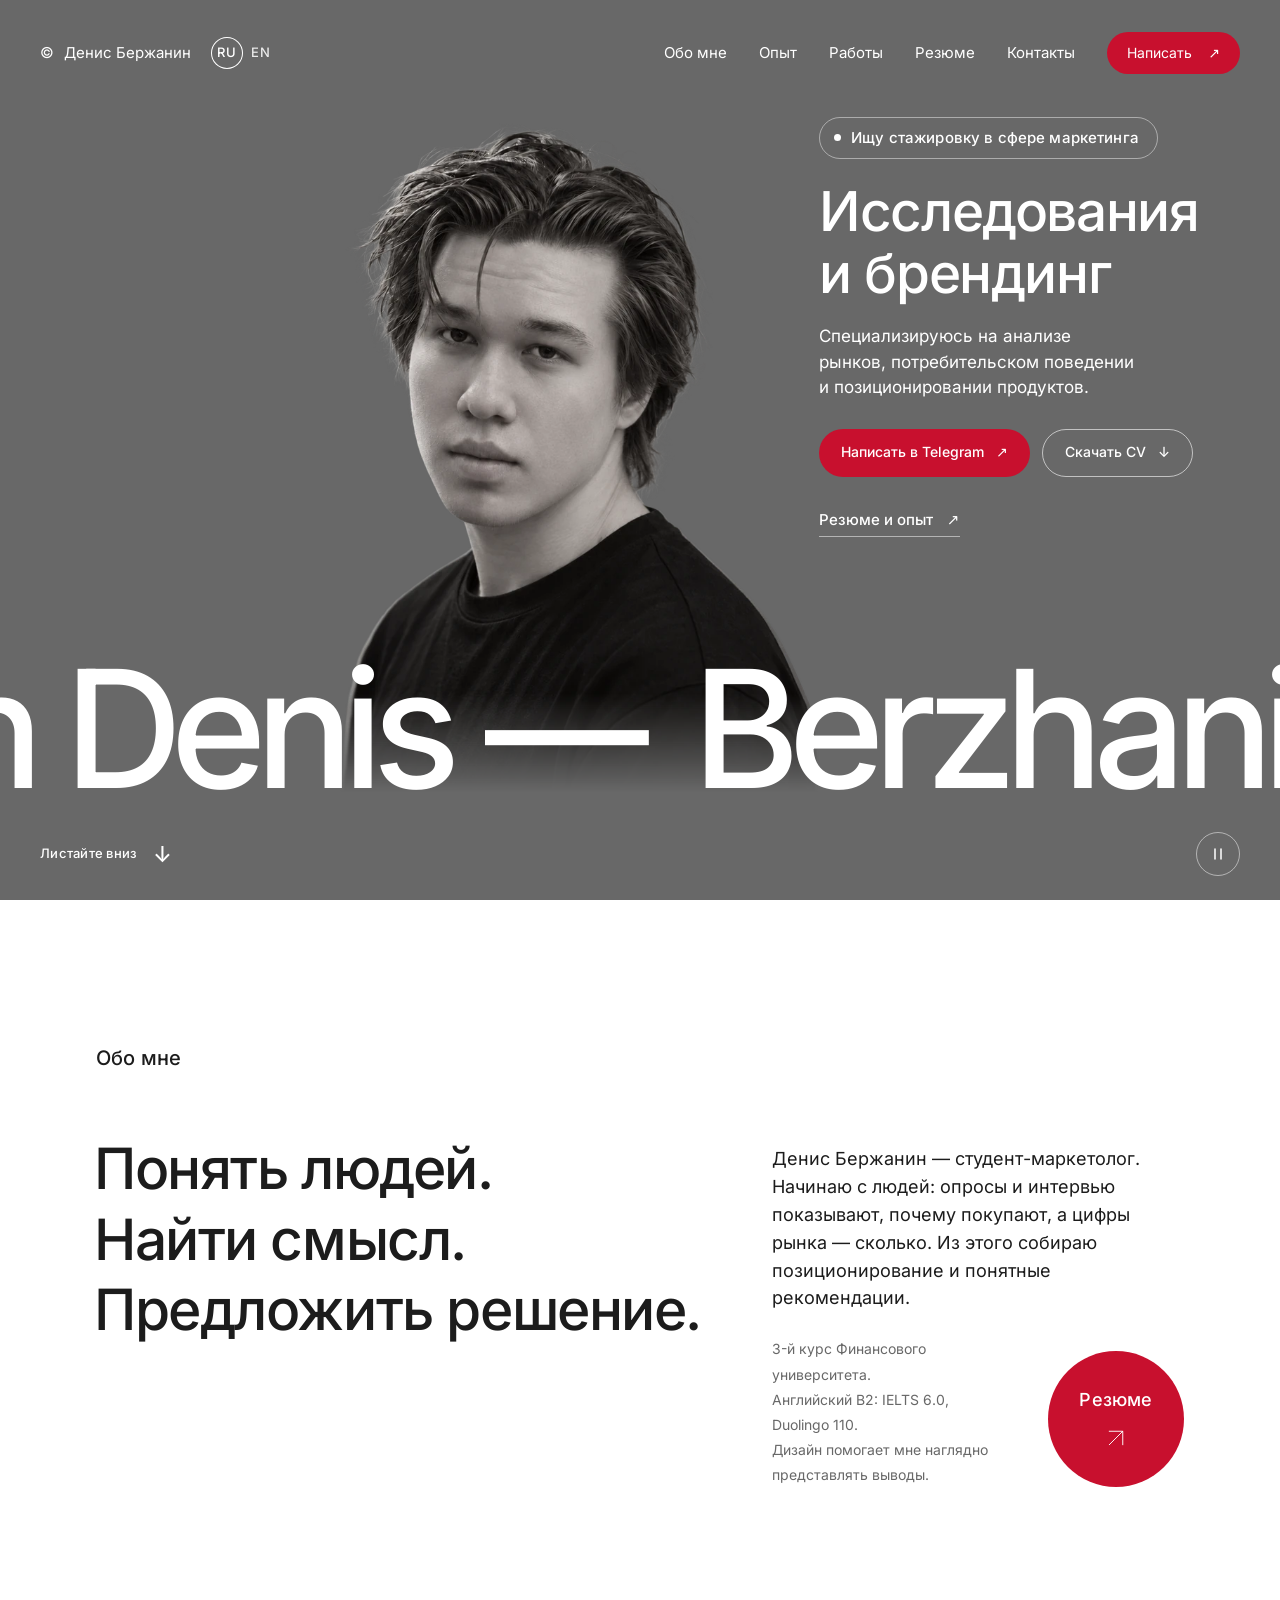
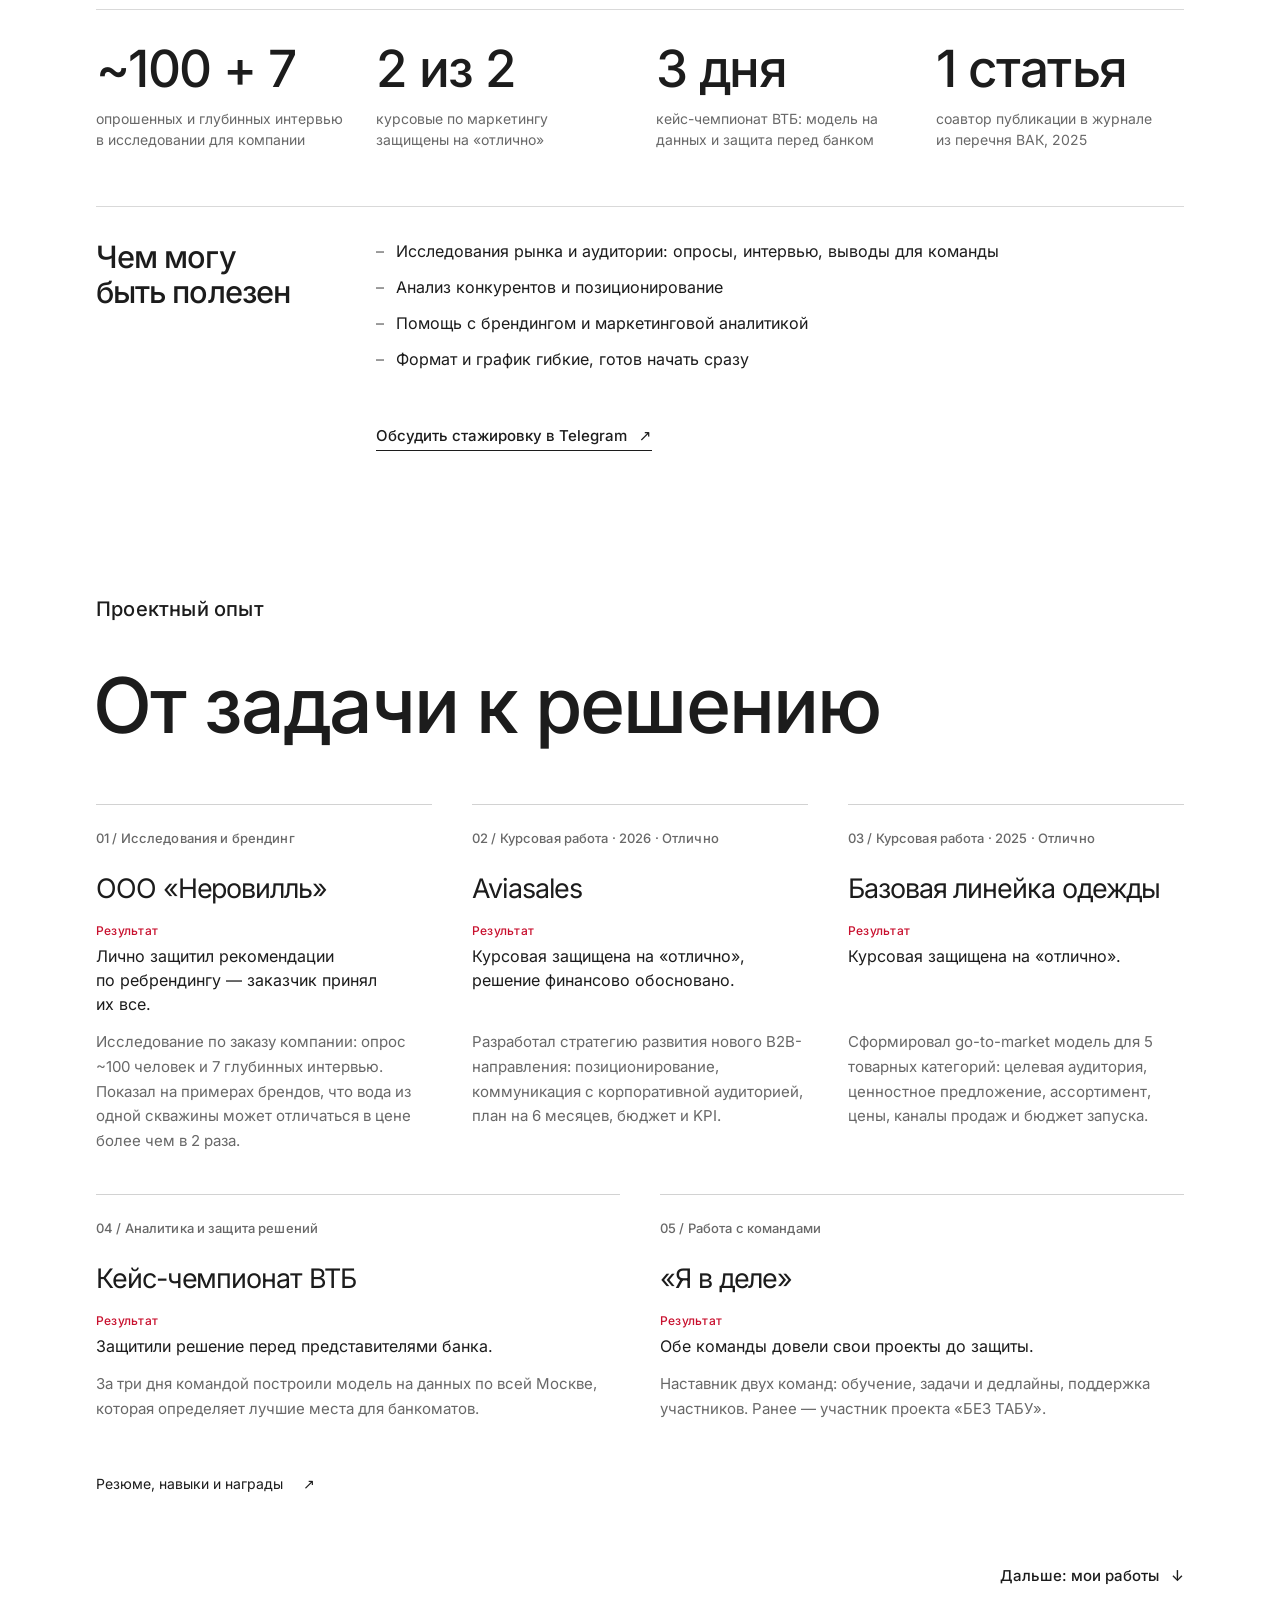
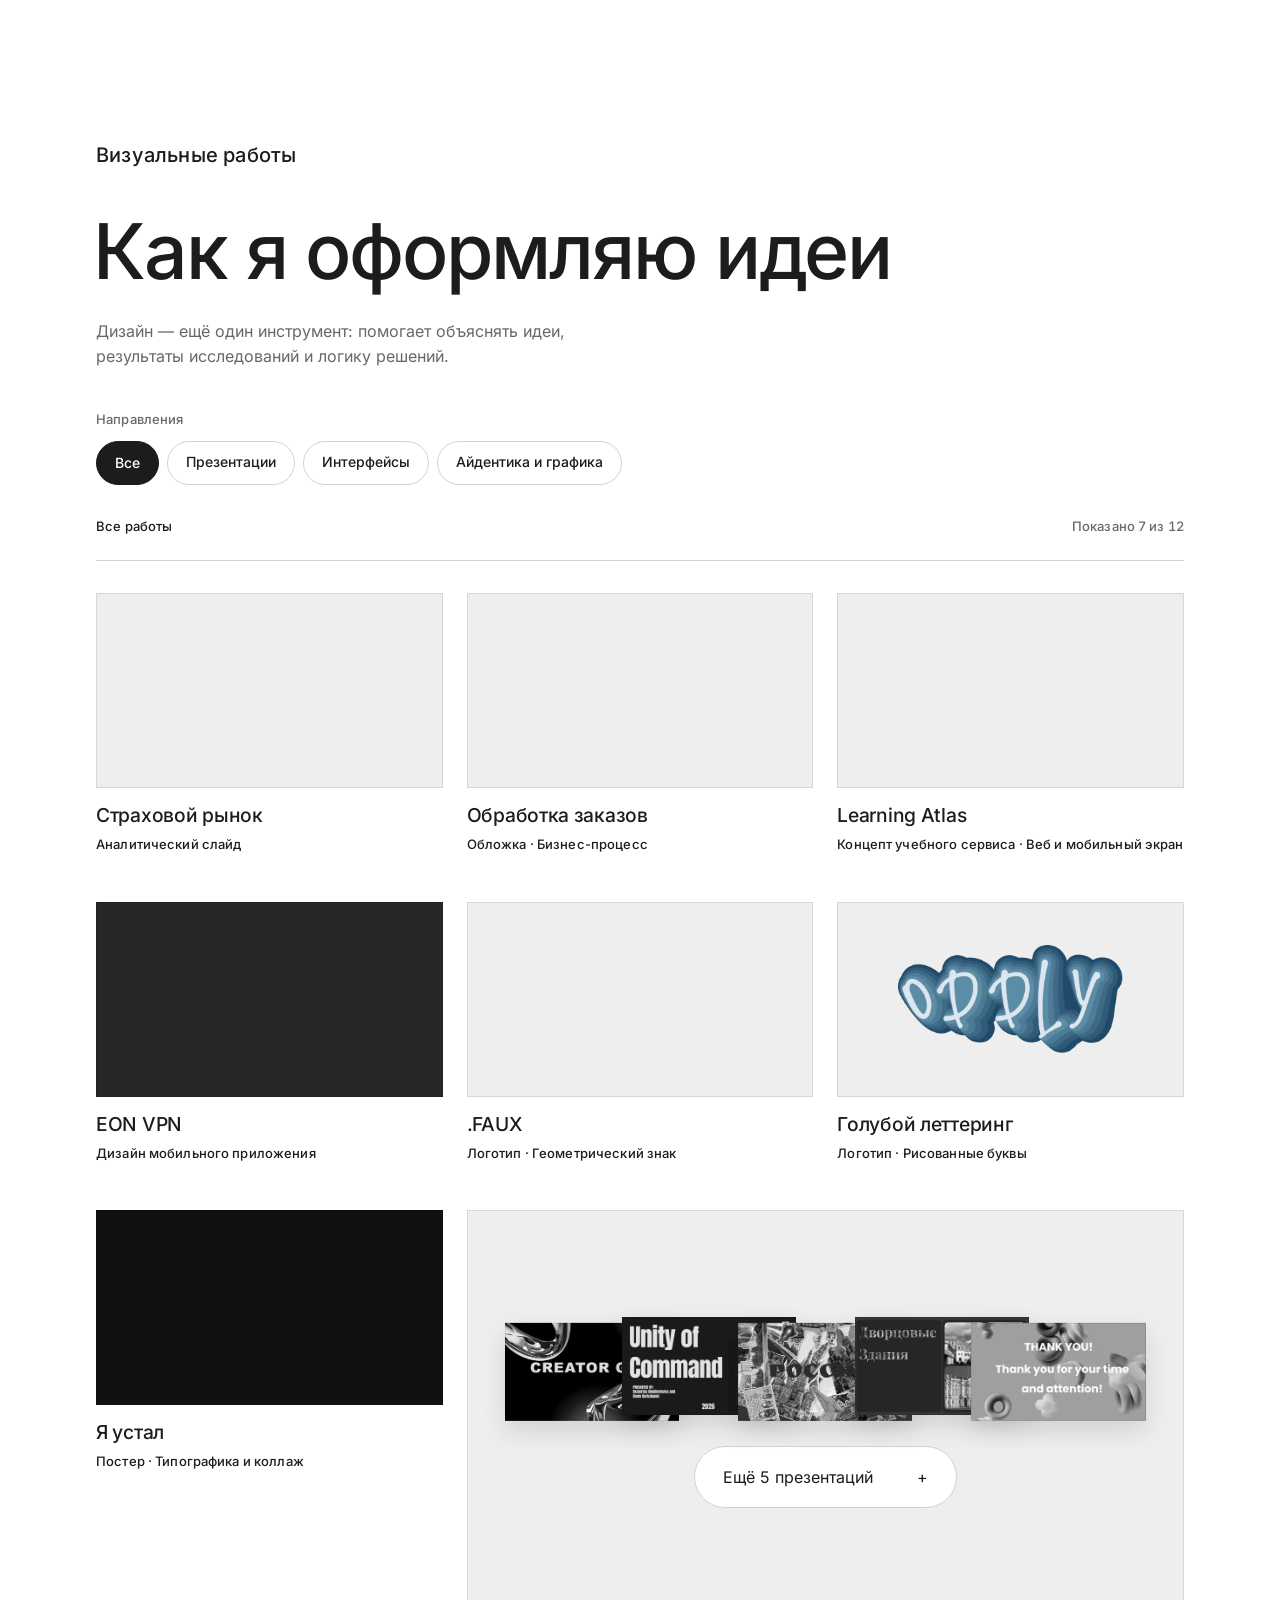
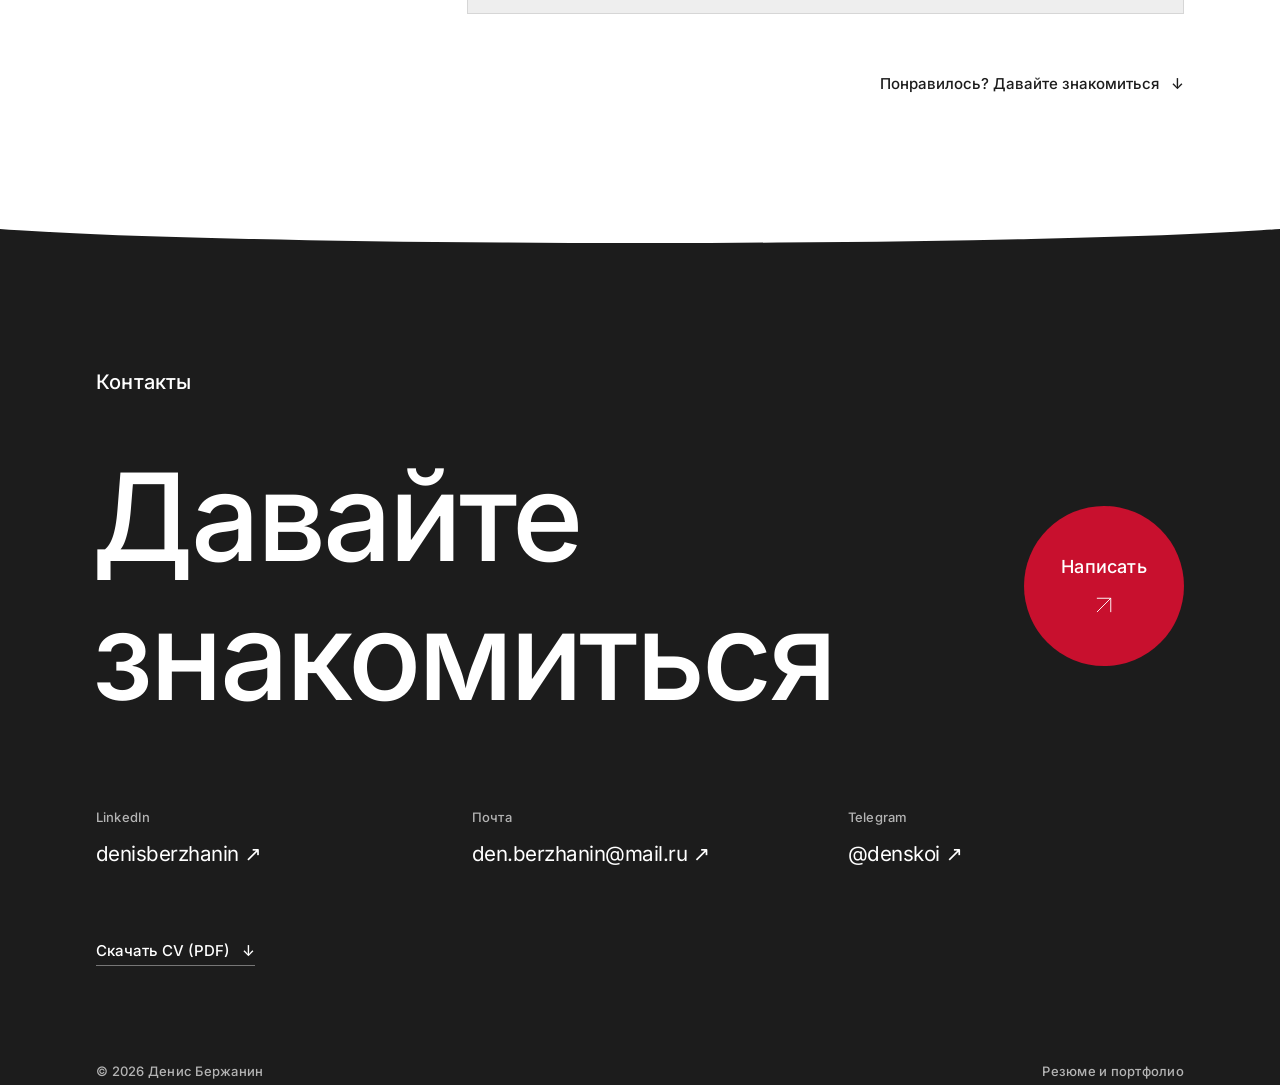
<file: index.html>
<!doctype html>
<html lang="ru">
<head>
  <meta charset="utf-8">
  <meta name="viewport" content="width=device-width, initial-scale=1">
  <meta name="description" content="Денис Бержанин — студент-маркетолог, ищу стажировку в сфере маркетинга. Исследования рынка и потребителей, позиционирование, брендинг. Опыт, резюме и сертификаты.">
  <link rel="alternate" hreflang="ru" href="https://denisberzh.github.io/">
  <link rel="alternate" hreflang="en" href="https://denisberzh.github.io/en/">
  <link rel="alternate" hreflang="x-default" href="https://denisberzh.github.io/">
  <script>(function(){try{var d=document.documentElement;if(d.lang!=='ru')return;if(!/[?&]utm_source=linkedin(&|$)/i.test(location.search))return;if(localStorage.getItem('lang-choice'))return;var l=document.querySelector('link[rel=alternate][hreflang=en]');if(l)location.replace(l.href+location.search+location.hash)}catch(e){}})();document.addEventListener('click',function(e){var a=e.target.closest&&e.target.closest('.lang-switch a');if(a)try{localStorage.setItem('lang-choice',document.documentElement.lang==='ru'?'en':'ru')}catch(x){}})</script>
  <link rel="canonical" href="https://denisberzh.github.io/">
  <meta property="og:type" content="website">
  <meta property="og:locale" content="ru_RU">
  <meta property="og:locale:alternate" content="en_US">
  <meta property="og:site_name" content="Денис Бержанин">
  <meta property="og:title" content="Денис Бержанин — маркетолог · исследования и брендинг">
  <meta property="og:description" content="Денис Бержанин — студент-маркетолог, ищу стажировку в сфере маркетинга. Исследования рынка и потребителей, позиционирование, брендинг. Опыт, резюме и сертификаты.">
  <meta property="og:url" content="https://denisberzh.github.io/">
  <meta property="og:image" content="https://denisberzh.github.io/assets/og-image.jpg">
  <meta property="og:image:width" content="1200">
  <meta property="og:image:height" content="630">
  <meta property="og:image:alt" content="Денис Бержанин — маркетолог · исследования и брендинг, портрет и направления работ">
  <meta name="twitter:card" content="summary_large_image">
  <meta name="twitter:title" content="Денис Бержанин — маркетолог · исследования и брендинг">
  <meta name="twitter:description" content="Денис Бержанин — студент-маркетолог, ищу стажировку в сфере маркетинга. Исследования рынка и потребителей, позиционирование, брендинг. Опыт, резюме и сертификаты.">
  <meta name="twitter:image" content="https://denisberzh.github.io/assets/og-image.jpg">
  <meta name="theme-color" content="#1c1c1c">
  <script type="application/ld+json" id="person-ld">{"@context": "https://schema.org", "@type": "Person", "name": "Денис Бержанин", "alternateName": ["Denis Berzhanin", "Бержанин Денис", "Berzhanin Denis"], "url": "https://denisberzh.github.io/", "image": "https://denisberzh.github.io/assets/portrait-800.webp", "jobTitle": "Студент-маркетолог", "description": "Студент-маркетолог, ищу стажировку в сфере маркетинга. Анализ рынков, потребительское поведение, позиционирование продуктов.", "affiliation": {"@type": "CollegeOrUniversity", "name": "Финансовый университет при Правительстве Российской Федерации"}, "knowsLanguage": ["ru", "en"], "knowsAbout": ["Маркетинговые исследования", "Сегментация", "Позиционирование", "Брендинг"], "email": "mailto:den.berzhanin@mail.ru", "sameAs": ["https://www.linkedin.com/in/denisberzhanin/", "https://t.me/denskoi", "https://github.com/DenisBerzh"]}</script>
  <title>Денис Бержанин (Denis Berzhanin) — маркетолог · исследования и брендинг</title>
  <link rel="icon" href="assets/favicon.svg" type="image/svg+xml">
  <link rel="icon" href="assets/favicon-32.png" type="image/png" sizes="32x32">
  <link rel="apple-touch-icon" href="assets/apple-touch-icon.png">
  <link rel="preload" href="assets/fonts/InterTight-lat.woff2" as="font" type="font/woff2" crossorigin>
  <link rel="preload" href="assets/fonts/Inter-cyr.woff2" as="font" type="font/woff2" crossorigin>
  <link rel="preload" href="assets/fonts/InterDisplay500-cyr.woff2" as="font" type="font/woff2" crossorigin>
  <link rel="preload" href="assets/fonts/Inter-lat.woff2" as="font" type="font/woff2" crossorigin>
  <link rel="stylesheet" href="styles.css?v=design-49">
    <link rel="stylesheet" href="motion.css?v=motion-12">
  <script src="motion-boot.js?v=motion-9"></script>
  <script src="motion.js?v=motion-12" defer></script>
  <script src="analytics.js?v=goals-3" defer></script>
  <script src="app.js?v=grid-8" defer></script>
  <!-- Yandex.Metrika counter -->
  <script type="text/javascript">
    (function(m,e,t,r,i,k,a){
        m[i]=m[i]||function(){(m[i].a=m[i].a||[]).push(arguments)};
        m[i].l=1*new Date();
        for (var j = 0; j < document.scripts.length; j++) {if (document.scripts[j].src === r) { return; }}
        k=e.createElement(t),a=e.getElementsByTagName(t)[0],k.async=1,k.src=r,a.parentNode.insertBefore(k,a)
    })(window, document,'script','https://mc.yandex.ru/metrika/tag.js?id=113702455', 'ym');

    ym(113702455, 'init', {ssr:true, webvisor:true, clickmap:true, ecommerce:"dataLayer", referrer: document.referrer, url: location.href, accurateTrackBounce:true, trackLinks:true});
  </script>
  <noscript><div><img src="https://mc.yandex.ru/watch/113702455" style="position:absolute; left:-9999px;" alt="" /></div></noscript>
  <!-- /Yandex.Metrika counter -->
</head>
<body>
  <div class="page-curtain" aria-hidden="true"><span class="curtain-label">Портфолио</span></div>
  <a class="skip-link" href="#about">Перейти к содержанию</a>
  <header class="header">
    <a class="wordmark" href="#home" aria-label="Денис Бержанин — на главную"><span class="copyright">©</span><span>Денис Бержанин</span></a><span class="lang-switch" aria-label="Язык сайта"><span aria-current="true">RU</span><a href="en/index.html" hreflang="en" lang="en">EN</a></span>
    <div class="header-actions"><nav class="desktop-nav" aria-label="Основная навигация"><a href="#about">Обо мне</a><a href="#experience">Опыт</a><a href="#projects">Работы</a><a href="resume.html">Резюме</a><a href="#contact">Контакты</a></nav><a class="header-write" href="https://t.me/denskoi" target="_blank" rel="noopener">Написать <span aria-hidden="true">↗</span></a></div>
  </header>
  <button class="menu-toggle magnetic" type="button" aria-label="Открыть меню" aria-expanded="false" aria-controls="menu"><span></span><span></span></button>
  <dialog id="menu" class="menu" aria-label="Навигация по сайту">
    <button class="menu-close" type="button" aria-label="Закрыть меню"><span></span><span></span></button>
    <p class="eyebrow">Навигация</p>
    <nav aria-label="Меню сайта"><a href="#home">Главная</a><a href="#about">Обо мне</a><a href="#experience">Опыт</a><a href="#projects">Работы</a><a href="resume.html">Резюме</a><a href="#contact">Контакты</a></nav>
    <span class="lang-switch menu-lang" aria-label="Язык сайта"><span aria-current="true">RU</span><a href="en/index.html" hreflang="en" lang="en">EN</a></span><div class="menu-contacts"><a href="https://www.linkedin.com/in/denisberzhanin/" target="_blank" rel="noopener"><span>LinkedIn</span>denisberzhanin ↗</a><a href="mailto:den.berzhanin@mail.ru"><span>Почта</span>den.berzhanin@mail.ru</a><a href="https://t.me/denskoi" target="_blank" rel="noopener"><span>Telegram</span>@denskoi ↗</a></div>
  </dialog>
  <main>
    <section id="home" class="hero hero--silhouette" aria-labelledby="name">
      <div class="portrait-wrap"><img class="portrait" src="assets/portrait-original-cutout-1122.webp" srcset="assets/portrait-original-cutout-480.webp 480w, assets/portrait-original-cutout-800.webp 800w, assets/portrait-original-cutout-1122.webp 1122w" sizes="(max-width: 700px) 94vw, (max-width: 1500px) 46vw, 700px" decoding="async" alt="Чёрно-белый портрет Дениса Бержанина" fetchpriority="high" width="1122" height="1402"></div>
      <div class="hero-intro">
        <p class="hero-status"><span class="status-dot" aria-hidden="true"></span>Ищу стажировку в&nbsp;сфере маркетинга</p>
        <h1 id="name" class="hero-title"><span class="sr-only">Денис Бержанин — </span><span class="line" style="--i:0"><span class="line-inner">Исследования</span></span><span class="line" style="--i:1"><span class="line-inner">и брендинг</span></span></h1>
        <p class="hero-summary">Специализируюсь на анализе рынков, потребительском поведении и&nbsp;позиционировании продуктов.</p>
        <div class="hero-cta"><a class="cta cta-primary" href="https://t.me/denskoi" target="_blank" rel="noopener">Написать в&nbsp;Telegram <span aria-hidden="true">↗</span></a><a class="cta cta-secondary" href="assets/denis-berzhanin-resume.pdf" download>Скачать CV <span aria-hidden="true">↓</span></a></div>
        <a class="hero-link-label" href="resume.html">Резюме и опыт <span aria-hidden="true">↗</span></a>
      </div>
      <div class="name-marquee" aria-hidden="true"><div class="name-track"><span>Berzhanin Denis —&nbsp;</span><span>Berzhanin Denis —&nbsp;</span><span>Berzhanin Denis —&nbsp;</span></div></div>
      <div class="hero-bottom"><a class="scroll-link" href="#about">Листайте вниз <span aria-hidden="true">↓</span></a><button class="pause-motion" type="button" aria-pressed="false" aria-label="Остановить движение имени"><svg viewBox="0 0 16 16" aria-hidden="true"><path d="M5 3v10M11 3v10"/></svg></button></div>
    </section>
    <section id="about" class="about section-light">
      <div class="section-top"><p class="eyebrow">Обо мне</p></div>
      <div class="about-grid">
        <div class="about-lead"><h2 data-reveal>Понять людей.<br>Найти смысл.<br>Предложить решение.</h2></div>
        <div class="about-aside" data-reveal><p>Денис Бержанин — студент-маркетолог. Начинаю с&nbsp;людей: опросы и&nbsp;интервью показывают, почему покупают, а&nbsp;цифры рынка — сколько. Из этого собираю позиционирование и&nbsp;понятные рекомендации.</p><p class="subtle">3-й курс Финансового университета.<br>Английский B2: IELTS 6.0, Duolingo 110.<br>Дизайн помогает мне наглядно представлять выводы.</p><a class="round-link magnetic" href="resume.html"><span>Резюме</span><svg viewBox="0 0 32 32" aria-hidden="true"><path d="M7 25L25 7M7 7h18v18"/></svg></a></div>
      <ul class="about-facts" data-reveal aria-label="Коротко о результатах"><li><b>~100 + 7</b><span>опрошенных и&nbsp;глубинных интервью в&nbsp;исследовании для компании</span></li><li><b>2 из 2</b><span>курсовые по&nbsp;маркетингу защищены на&nbsp;«отлично»</span></li><li><b>3 дня</b><span>кейс-чемпионат ВТБ: модель на данных и&nbsp;защита перед банком</span></li><li><b>1 статья</b><span>соавтор публикации в&nbsp;журнале из&nbsp;перечня ВАК, 2025</span></li></ul>
      </div>
      <div class="about-useful" data-reveal><h3>Чем могу быть полезен</h3><ul><li>Исследования рынка и&nbsp;аудитории: опросы, интервью, выводы для команды</li><li>Анализ конкурентов и&nbsp;позиционирование</li><li>Помощь с&nbsp;брендингом и&nbsp;маркетинговой аналитикой</li><li>Формат и&nbsp;график гибкие, готов начать сразу</li></ul><a class="text-link useful-cta" href="https://t.me/denskoi" target="_blank" rel="noopener">Обсудить стажировку в&nbsp;Telegram <span aria-hidden="true">↗</span></a></div>
    </section>
    <section id="experience" class="marketing-experience section-light" aria-labelledby="experience-title">
      <div class="section-top"><p class="eyebrow">Проектный опыт</p></div>
      <h2 id="experience-title" class="portfolio-heading">От задачи к решению</h2>
      <div class="experience-list">
        <article class="experience-item" data-reveal><p class="eyebrow">01 / Исследования и брендинг</p><h3>ООО «Неровилль»</h3><p class="experience-result"><b>Результат</b>Лично защитил рекомендации по&nbsp;ребрендингу — заказчик принял их все.</p><p>Исследование по заказу компании: опрос ~100 человек и 7 глубинных интервью. Показал на примерах брендов, что вода из одной скважины может отличаться в цене более чем в 2 раза.</p></article>
        <article class="experience-item" data-reveal><p class="eyebrow">02 / Курсовая работа · 2026 · Отлично</p><h3>Aviasales</h3><p class="experience-result"><b>Результат</b>Курсовая защищена на&nbsp;«отлично», решение финансово обосновано.</p><p>Разработал стратегию развития нового B2B-направления: позиционирование, коммуникация с корпоративной аудиторией, план на 6 месяцев, бюджет и KPI.</p></article>
        <article class="experience-item" data-reveal><p class="eyebrow">03 / Курсовая работа · 2025 · Отлично</p><h3>Базовая линейка одежды</h3><p class="experience-result"><b>Результат</b>Курсовая защищена на&nbsp;«отлично».</p><p>Сформировал go-to-market модель для 5 товарных категорий: целевая аудитория, ценностное предложение, ассортимент, цены, каналы продаж и бюджет запуска.</p></article>
        <article class="experience-item" data-reveal><p class="eyebrow">04 / Аналитика и защита решений</p><h3>Кейс-чемпионат ВТБ</h3><p class="experience-result"><b>Результат</b>Защитили решение перед представителями банка.</p><p>За три дня командой построили модель на данных по всей Москве, которая определяет лучшие места для банкоматов.</p></article>
        <article class="experience-item" data-reveal><p class="eyebrow">05 / Работа с командами</p><h3>«Я в деле»</h3><p class="experience-result"><b>Результат</b>Обе команды довели свои проекты до&nbsp;защиты.</p><p>Наставник двух команд: обучение, задачи и дедлайны, поддержка участников. Ранее — участник проекта «БЕЗ ТАБУ».</p></article>
      </div>
      <a class="text-link experience-link" href="resume.html#resume">Резюме, навыки и награды <span aria-hidden="true">↗</span></a>
      <a class="next-step" href="#projects">Дальше: мои работы <span aria-hidden="true">↓</span></a>
    </section>
    <section id="projects" class="projects section-light" aria-labelledby="projects-title">
      <div class="section-top"><p class="eyebrow">Визуальные работы</p></div>
      <h2 id="projects-title" class="portfolio-heading">Как я оформляю идеи</h2>
      <p class="portfolio-intro">Дизайн — ещё один инструмент: помогает объяснять идеи, результаты исследований и логику решений.</p>
      <div class="portfolio-filters" role="group" aria-label="Фильтры работ">
        <div class="category-top"><span class="eyebrow">Направления</span><button class="all-filter" type="button" data-filter="all" aria-pressed="true" aria-controls="portfolio-grid" hidden>Все <span aria-hidden="true">↗</span></button></div>
        <button class="category-row" type="button" data-filter="presentations" data-preview="0" aria-pressed="false" aria-controls="portfolio-grid" hidden><span class="category-name">Презентации</span><span class="category-description">Деловые и творческие <br><span>7 работ</span></span><span class="category-arrow" aria-hidden="true">↗</span></button>
        <button class="category-row" type="button" data-filter="interfaces" data-preview="1" aria-pressed="false" aria-controls="portfolio-grid" hidden><span class="category-name">Интерфейсы</span><span class="category-description">Веб и приложения <br><span>2 работы</span></span><span class="category-arrow" aria-hidden="true">↗</span></button>
        <button class="category-row" type="button" data-filter="identity" data-preview="2" aria-pressed="false" aria-controls="portfolio-grid" hidden><span class="category-name">Айдентика<br class="identity-break"> и графика</span><span class="category-description">Логотипы и постер <br><span>3 работы</span></span><span class="category-arrow" aria-hidden="true">↗</span></button>
      </div>
      <div id="portfolio-results" class="portfolio-grid-heading" tabindex="-1"><p id="selected-category">Все работы</p><div class="portfolio-result-actions"><span id="visible-count">12 работ</span><button id="reset-filter" type="button" hidden>Все работы ↗</button></div></div>
      <p class="sr-only" id="filter-status" role="status" aria-live="polite"></p>
      <div id="portfolio-grid" class="project-gallery portfolio-grid">
<figure class="portfolio-card" data-category="presentations">
            <a class="slide-open" href="assets/presentations/insurance.png" data-work="0" aria-label="Смотреть: Страховой рынок" aria-haspopup="dialog"><span class="slide-frame"><img class="slide-thumb" src="assets/presentations/insurance-1600.webp" srcset="assets/presentations/insurance-400.webp 400w, assets/presentations/insurance-800.webp 800w, assets/presentations/insurance-1200.webp 1200w, assets/presentations/insurance-1600.webp 1600w" sizes="(max-width: 600px) 100vw, (max-width: 1050px) 85vw, 1200px" decoding="async" alt="Российский страховой рынок: I полугодие 2026 — слайд с ключевыми показателями" loading="lazy" width="1919" height="1079"><span class="slide-open-label" aria-hidden="true">Смотреть ↗</span></span></a>
            <figcaption><h3>Страховой рынок</h3><p>Аналитический слайд</p></figcaption>
          </figure>
<figure class="portfolio-card " data-category="presentations">
            <a class="slide-open" href="assets/presentations/orders.png" data-work="1" aria-label="Смотреть: Обработка заказов" aria-haspopup="dialog"><span class="slide-frame"><img class="slide-thumb" src="assets/presentations/orders-1600.webp" srcset="assets/presentations/orders-400.webp 400w, assets/presentations/orders-800.webp 800w, assets/presentations/orders-1200.webp 1200w, assets/presentations/orders-1600.webp 1600w" sizes="(max-width: 600px) 100vw, (max-width: 1050px) 85vw, 1200px" decoding="async" alt="Бизнес-процесс обработки заказов в небольшом интернет-магазине — чёрно-розовая обложка" loading="lazy" width="1919" height="1079"><span class="slide-open-label" aria-hidden="true">Смотреть ↗</span></span></a>
            <figcaption><h3>Обработка заказов</h3><p>Обложка · Бизнес-процесс</p></figcaption>
          </figure>
<figure class="portfolio-card " data-category="presentations" data-extra-presentation>
            <a class="slide-open" href="assets/presentations/creator.png" data-work="2" aria-label="Смотреть: Creator Gym" aria-haspopup="dialog"><span class="slide-frame"><img class="slide-thumb" src="assets/presentations/creator-1600.webp" srcset="assets/presentations/creator-400.webp 400w, assets/presentations/creator-800.webp 800w, assets/presentations/creator-1200.webp 1200w, assets/presentations/creator-1600.webp 1600w" sizes="(max-width: 600px) 100vw, (max-width: 1050px) 85vw, 1200px" decoding="async" alt="Creator Gym — чёрная обложка с хромированными 3D-фигурами" loading="lazy" width="1919" height="1079"><span class="slide-open-label" aria-hidden="true">Смотреть ↗</span></span></a>
            <figcaption><h3>Creator Gym</h3><p>Обложка · 3D-графика</p></figcaption>
          </figure>
<figure class="portfolio-card " data-category="presentations" data-extra-presentation>
            <a class="slide-open" href="assets/presentations/unity.png" data-work="3" aria-label="Смотреть: Unity of Command" aria-haspopup="dialog"><span class="slide-frame"><img class="slide-thumb" src="assets/presentations/unity-1600.webp" srcset="assets/presentations/unity-400.webp 400w, assets/presentations/unity-800.webp 800w, assets/presentations/unity-1200.webp 1200w, assets/presentations/unity-1600.webp 1600w" sizes="(max-width: 600px) 100vw, (max-width: 1050px) 85vw, 1200px" decoding="async" alt="Unity of Command — бордовая типографическая обложка. Ekaterina Singilevtseva и Denis Berhzhanin" loading="lazy" width="1919" height="1079"><span class="slide-open-label" aria-hidden="true">Смотреть ↗</span></span></a>
            <figcaption><h3>Unity of Command</h3><p>Обложка · Совместная работа</p></figcaption>
          </figure>
<figure class="portfolio-card " data-category="presentations" data-extra-presentation>
            <a class="slide-open" href="assets/presentations/russia.png" data-work="4" aria-label="Смотреть: Россия и русская культура" aria-haspopup="dialog"><span class="slide-frame"><img class="slide-thumb" src="assets/presentations/russia-1486.webp" srcset="assets/presentations/russia-400.webp 400w, assets/presentations/russia-800.webp 800w, assets/presentations/russia-1200.webp 1200w, assets/presentations/russia-1486.webp 1486w" sizes="(max-width: 600px) 100vw, (max-width: 1050px) 85vw, 1200px" decoding="async" alt="Россия — коллаж из архитектуры и культурных символов" loading="lazy" width="1486" height="835"><span class="slide-open-label" aria-hidden="true">Смотреть ↗</span></span></a>
            <figcaption><h3>Россия и русская культура</h3><p>Коллажи · 3 слайда</p></figcaption>
          </figure>
<figure class="portfolio-card " data-category="presentations" data-extra-presentation>
            <a class="slide-open" href="assets/presentations/palaces.png" data-work="5" aria-label="Смотреть: Дворцовые здания" aria-haspopup="dialog"><span class="slide-frame"><img class="slide-thumb" src="assets/presentations/palaces-1600.webp" srcset="assets/presentations/palaces-400.webp 400w, assets/presentations/palaces-800.webp 800w, assets/presentations/palaces-1200.webp 1200w, assets/presentations/palaces-1600.webp 1600w" sizes="(max-width: 600px) 100vw, (max-width: 1050px) 85vw, 1200px" decoding="async" alt="Дворцовые здания — чёрно-белый архитектурный коллаж" loading="lazy" width="1919" height="1077"><span class="slide-open-label" aria-hidden="true">Смотреть ↗</span></span></a>
            <figcaption><h3>Дворцовые здания</h3><p>Коллаж · Текстуры</p></figcaption>
          </figure>
<figure class="portfolio-card " data-category="presentations" data-extra-presentation>
            <a class="slide-open" href="assets/presentations/closing.png" data-work="6" aria-label="Смотреть: 3D-композиция" aria-haspopup="dialog"><span class="slide-frame"><img class="slide-thumb" src="assets/presentations/closing-1600.webp" srcset="assets/presentations/closing-400.webp 400w, assets/presentations/closing-800.webp 800w, assets/presentations/closing-1200.webp 1200w, assets/presentations/closing-1600.webp 1600w" sizes="(max-width: 600px) 100vw, (max-width: 1050px) 85vw, 1200px" decoding="async" alt="Thank you — финальный слайд с фиолетовыми и зелёными 3D-фигурами" loading="lazy" width="1919" height="1079"><span class="slide-open-label" aria-hidden="true">Смотреть ↗</span></span></a>
            <figcaption><h3>3D-композиция</h3><p>Финальный слайд</p></figcaption>
          </figure>
<button id="more-presentations" class="more-presentations" type="button" aria-expanded="false" aria-controls="portfolio-grid" hidden><span class="more-preview" aria-hidden="true"><img src="assets/presentations/creator-400.webp" alt="" width="400" height="225" loading="lazy" decoding="async"><img src="assets/presentations/unity-400.webp" alt="" width="400" height="225" loading="lazy" decoding="async"><img src="assets/presentations/russia-400.webp" alt="" width="400" height="225" loading="lazy" decoding="async"><img src="assets/presentations/palaces-400.webp" alt="" width="400" height="225" loading="lazy" decoding="async"><img src="assets/presentations/closing-400.webp" alt="" width="400" height="225" loading="lazy" decoding="async"></span><span class="more-label">Ещё 5 презентаций <span aria-hidden="true">+</span></span></button>
<figure class="portfolio-card interface" data-category="interfaces">
            <a class="slide-open" href="assets/design/atlas-upscaled.png" data-work="7" aria-label="Смотреть: Learning Atlas" aria-haspopup="dialog"><span class="slide-frame"><img class="slide-thumb" src="assets/design/atlas-1134.webp" srcset="assets/design/atlas-400.webp 400w, assets/design/atlas-800.webp 800w, assets/design/atlas-1134.webp 1134w" sizes="(max-width: 600px) 100vw, (max-width: 1050px) 85vw, 1200px" decoding="async" alt="Learning Atlas — карта подготовки к экзаменам, карточки предметов и мобильная версия" loading="lazy" width="1134" height="713"><span class="slide-open-label" aria-hidden="true">Смотреть ↗</span></span></a>
            <figcaption><h3>Learning Atlas</h3><p>Концепт учебного сервиса · Веб и мобильный экран</p></figcaption>
          </figure>
<figure class="portfolio-card panorama" data-category="interfaces">
            <a class="slide-open" href="assets/design/eon-upscaled.png" data-work="8" aria-label="Смотреть: EON VPN" aria-haspopup="dialog"><span class="slide-frame"><img class="slide-thumb" src="assets/design/eon-1075.webp" srcset="assets/design/eon-400.webp 400w, assets/design/eon-800.webp 800w, assets/design/eon-1075.webp 1075w" sizes="(max-width: 600px) 100vw, (max-width: 1050px) 85vw, 1200px" decoding="async" alt="EON VPN — экраны подключения, тарифов, входа, подтверждения email, восстановления пароля и настроек" loading="lazy" width="1075" height="276"><span class="slide-open-label" aria-hidden="true">Смотреть ↗</span></span></a>
            <figcaption><h3>EON VPN</h3><p>Дизайн мобильного приложения</p></figcaption>
          </figure>
<figure class="portfolio-card logo" data-category="identity">
            <a class="slide-open" href="assets/design/faux.png" data-work="9" aria-label="Смотреть: .FAUX" aria-haspopup="dialog"><span class="slide-frame"><img class="slide-thumb" src="assets/design/faux-1254.webp" srcset="assets/design/faux-400.webp 400w, assets/design/faux-800.webp 800w, assets/design/faux-1200.webp 1200w, assets/design/faux-1254.webp 1254w" sizes="(max-width: 600px) 100vw, (max-width: 1050px) 85vw, 1200px" decoding="async" alt=".FAUX — чёрный геометрический логотип на белом фоне" loading="lazy" width="1254" height="1254"><span class="slide-open-label" aria-hidden="true">Смотреть ↗</span></span></a>
            <figcaption><h3>.FAUX</h3><p>Логотип · Геометрический знак</p></figcaption>
          </figure>
<figure class="portfolio-card logo lettering" data-category="identity">
            <a class="slide-open" href="assets/design/lettering.png" data-work="10" aria-label="Смотреть: Голубой леттеринг" aria-haspopup="dialog"><span class="slide-frame"><img class="slide-thumb" src="assets/design/lettering-314.webp" srcset="assets/design/lettering-314.webp 314w" sizes="(max-width: 600px) 100vw, (max-width: 1050px) 85vw, 1200px" decoding="async" alt="Голубой логотип с рисованными буквами и многослойным контуром" loading="lazy" width="314" height="150"><span class="slide-open-label" aria-hidden="true">Смотреть ↗</span></span></a>
            <figcaption><h3>Голубой леттеринг</h3><p>Логотип · Рисованные буквы</p></figcaption>
          </figure>
<figure class="portfolio-card poster" data-category="identity">
            <a class="slide-open" href="assets/design/angel.png" data-work="11" aria-label="Смотреть: Я устал" aria-haspopup="dialog"><span class="slide-frame"><img class="slide-thumb" src="assets/design/angel-1280.webp" srcset="assets/design/angel-400.webp 400w, assets/design/angel-800.webp 800w, assets/design/angel-1200.webp 1200w, assets/design/angel-1280.webp 1280w" sizes="(max-width: 600px) 100vw, (max-width: 1050px) 85vw, 1200px" decoding="async" alt="Я устал — постер со статуей ангела, светлым нимбом и ярко-розовой типографикой" loading="lazy" width="1280" height="1280"><span class="slide-open-label" aria-hidden="true">Смотреть ↗</span></span></a>
            <figcaption><h3>Я устал</h3><p>Постер · Типографика и коллаж</p></figcaption>
          </figure>
      </div>
      <a class="next-step" href="#contact">Понравилось? Давайте знакомиться <span aria-hidden="true">↓</span></a>
    </section>
    <section id="contact" class="contact">
      <div class="section-top"><p class="eyebrow">Контакты</p></div>
            <div class="contact-head"><h2 data-reveal>Давайте<br>знакомиться</h2><a class="round-link inverse magnetic" href="https://t.me/denskoi" target="_blank" rel="noopener"><span>Написать</span><svg viewBox="0 0 32 32" aria-hidden="true"><path d="M7 25L25 7M7 7h18v18"/></svg></a></div>
      <div class="contact-links" role="group" aria-label="Связаться со мной">
        <a href="https://www.linkedin.com/in/denisberzhanin/" target="_blank" rel="noopener"><span>LinkedIn</span>denisberzhanin ↗</a>
        <a href="mailto:den.berzhanin@mail.ru"><span>Почта</span>den.berzhanin@mail.ru ↗</a>
        <a href="https://t.me/denskoi" target="_blank" rel="noopener"><span>Telegram</span>@denskoi ↗</a>
      </div>
      <a class="contact-cv" href="assets/denis-berzhanin-resume.pdf" download>Скачать CV (PDF) <span aria-hidden="true">↓</span></a>
      <footer><span>© 2026 Денис Бержанин</span><span>Резюме и портфолио</span></footer>
    </section>
  </main>
  <div class="category-preview" aria-hidden="true"><div class="category-preview-inner"><div class="category-preview-track">
    <div class="category-preview-slide"><img src="assets/presentations/insurance-1600.webp" srcset="assets/presentations/insurance-400.webp 400w, assets/presentations/insurance-800.webp 800w, assets/presentations/insurance-1200.webp 1200w, assets/presentations/insurance-1600.webp 1600w" sizes="30vw" decoding="async" alt="" width="1919" height="1079" loading="lazy"></div>
    <div class="category-preview-slide"><img src="assets/design/atlas-1134.webp" srcset="assets/design/atlas-400.webp 400w, assets/design/atlas-800.webp 800w, assets/design/atlas-1134.webp 1134w" sizes="30vw" decoding="async" alt="" width="1134" height="713" loading="lazy"></div>
    <div class="category-preview-slide"><img src="assets/design/faux-1254.webp" srcset="assets/design/faux-400.webp 400w, assets/design/faux-800.webp 800w, assets/design/faux-1200.webp 1200w, assets/design/faux-1254.webp 1254w" sizes="30vw" decoding="async" alt="" width="1254" height="1254" loading="lazy"></div>
  </div></div><span class="category-preview-badge">К работам</span></div>
  <a class="sticky-write" href="https://t.me/denskoi" target="_blank" rel="noopener" hidden>Написать в&nbsp;Telegram <span aria-hidden="true">↗</span></a>
  <dialog id="slide-viewer" class="slide-viewer" aria-labelledby="slide-title">
    <div class="slide-viewer-header"><h2 id="slide-title"></h2><button class="slide-close" type="button" aria-label="Закрыть просмотр">×</button></div>
    <div class="slide-stage" role="group" tabindex="0" aria-label="Изображение работы"><img id="slide-image" class="slide-image" alt=""></div>
    <p class="panorama-hint" hidden>Прокрутите вправо, чтобы посмотреть все экраны.</p>
    <p class="slide-load-status" role="status" hidden>Загрузка изображения…</p>
    <div class="slide-controls"><button class="slide-prev" type="button" aria-label="Предыдущее изображение">←</button><p id="slide-status" role="status" aria-live="polite"></p><button class="slide-next" type="button" aria-label="Следующее изображение">→</button></div>
    <a class="slide-source" href="" target="_blank" rel="noopener" hidden>Исходное изображение ↗</a>
    <a class="slide-original" href="" target="_blank" rel="noopener">Открыть изображение ↗</a>
  </dialog>
  <script id="portfolio-data" type="application/json">[{"title": "Страховой рынок", "slides": [{"src": "assets/presentations/insurance.png", "view": "assets/presentations/insurance-1600.webp", "alt": "Российский страховой рынок: I полугодие 2026 — слайд с ключевыми показателями"}], "detail": "Аналитический слайд", "category": "presentations"}, {"title": "Обработка заказов", "slides": [{"src": "assets/presentations/orders.png", "view": "assets/presentations/orders-1600.webp", "alt": "Бизнес-процесс обработки заказов в небольшом интернет-магазине — чёрно-розовая обложка"}], "detail": "Обложка · Бизнес-процесс", "category": "presentations"}, {"title": "Creator Gym", "slides": [{"src": "assets/presentations/creator.png", "view": "assets/presentations/creator-1600.webp", "alt": "Creator Gym — чёрная обложка с хромированными 3D-фигурами"}], "detail": "Обложка · 3D-графика", "category": "presentations"}, {"title": "Unity of Command", "slides": [{"src": "assets/presentations/unity.png", "view": "assets/presentations/unity-1600.webp", "alt": "Unity of Command — бордовая типографическая обложка. Ekaterina Singilevtseva и Denis Berhzhanin"}], "detail": "Обложка · Совместная работа", "category": "presentations"}, {"title": "Россия и русская культура", "slides": [{"src": "assets/presentations/russia.png", "view": "assets/presentations/russia-1486.webp", "alt": "Россия — коллаж из архитектуры и культурных символов"}, {"src": "assets/presentations/culture.png", "view": "assets/presentations/culture-1600.webp", "alt": "Русская культура / Russian Culture — бело-синяя обложка с цветами"}, {"src": "assets/presentations/words.png", "view": "assets/presentations/words-1600.webp", "alt": "Первые слова / Words you can use today — красный слайд с русскими словами и переводами"}], "detail": "Коллажи · 3 слайда", "category": "presentations"}, {"title": "Дворцовые здания", "slides": [{"src": "assets/presentations/palaces.png", "view": "assets/presentations/palaces-1600.webp", "alt": "Дворцовые здания — чёрно-белый архитектурный коллаж"}], "detail": "Коллаж · Текстуры", "category": "presentations"}, {"title": "3D-композиция", "slides": [{"src": "assets/presentations/closing.png", "view": "assets/presentations/closing-1600.webp", "alt": "Thank you — финальный слайд с фиолетовыми и зелёными 3D-фигурами"}], "detail": "Финальный слайд", "category": "presentations"}, {"title": "Learning Atlas", "detail": "Концепт учебного сервиса · Веб и мобильный экран", "layout": "interface", "view": "", "slides": [{"src": "assets/design/atlas-upscaled.png", "view": "assets/design/atlas-1582.webp", "alt": "Learning Atlas — карта подготовки к экзаменам, карточки предметов и мобильная версия", "original": "assets/design/atlas.png"}], "category": "interfaces"}, {"title": "EON VPN", "detail": "Дизайн мобильного приложения", "layout": "panorama", "view": "panorama", "slides": [{"src": "assets/design/eon-upscaled.png", "view": "assets/design/eon-1600.webp", "alt": "EON VPN — экраны подключения, тарифов, входа, подтверждения email, восстановления пароля и настроек", "original": "assets/design/eon.png"}], "category": "interfaces"}, {"title": ".FAUX", "detail": "Логотип · Геометрический знак", "layout": "logo", "view": "", "slides": [{"src": "assets/design/faux.png", "view": "assets/design/faux-1254.webp", "alt": ".FAUX — чёрный геометрический логотип на белом фоне"}], "category": "identity"}, {"title": "Голубой леттеринг", "detail": "Логотип · Рисованные буквы", "layout": "logo lettering", "view": "", "slides": [{"src": "assets/design/lettering.png", "view": "assets/design/lettering-314.webp", "alt": "Голубой логотип с рисованными буквами и многослойным контуром"}], "category": "identity"}, {"title": "Я устал", "detail": "Постер · Типографика и коллаж", "layout": "poster", "view": "", "slides": [{"src": "assets/design/angel.png", "view": "assets/design/angel-1280.webp", "alt": "Я устал — постер со статуей ангела, светлым нимбом и ярко-розовой типографикой"}], "category": "identity"}]</script>
</body>
</html>
</file>
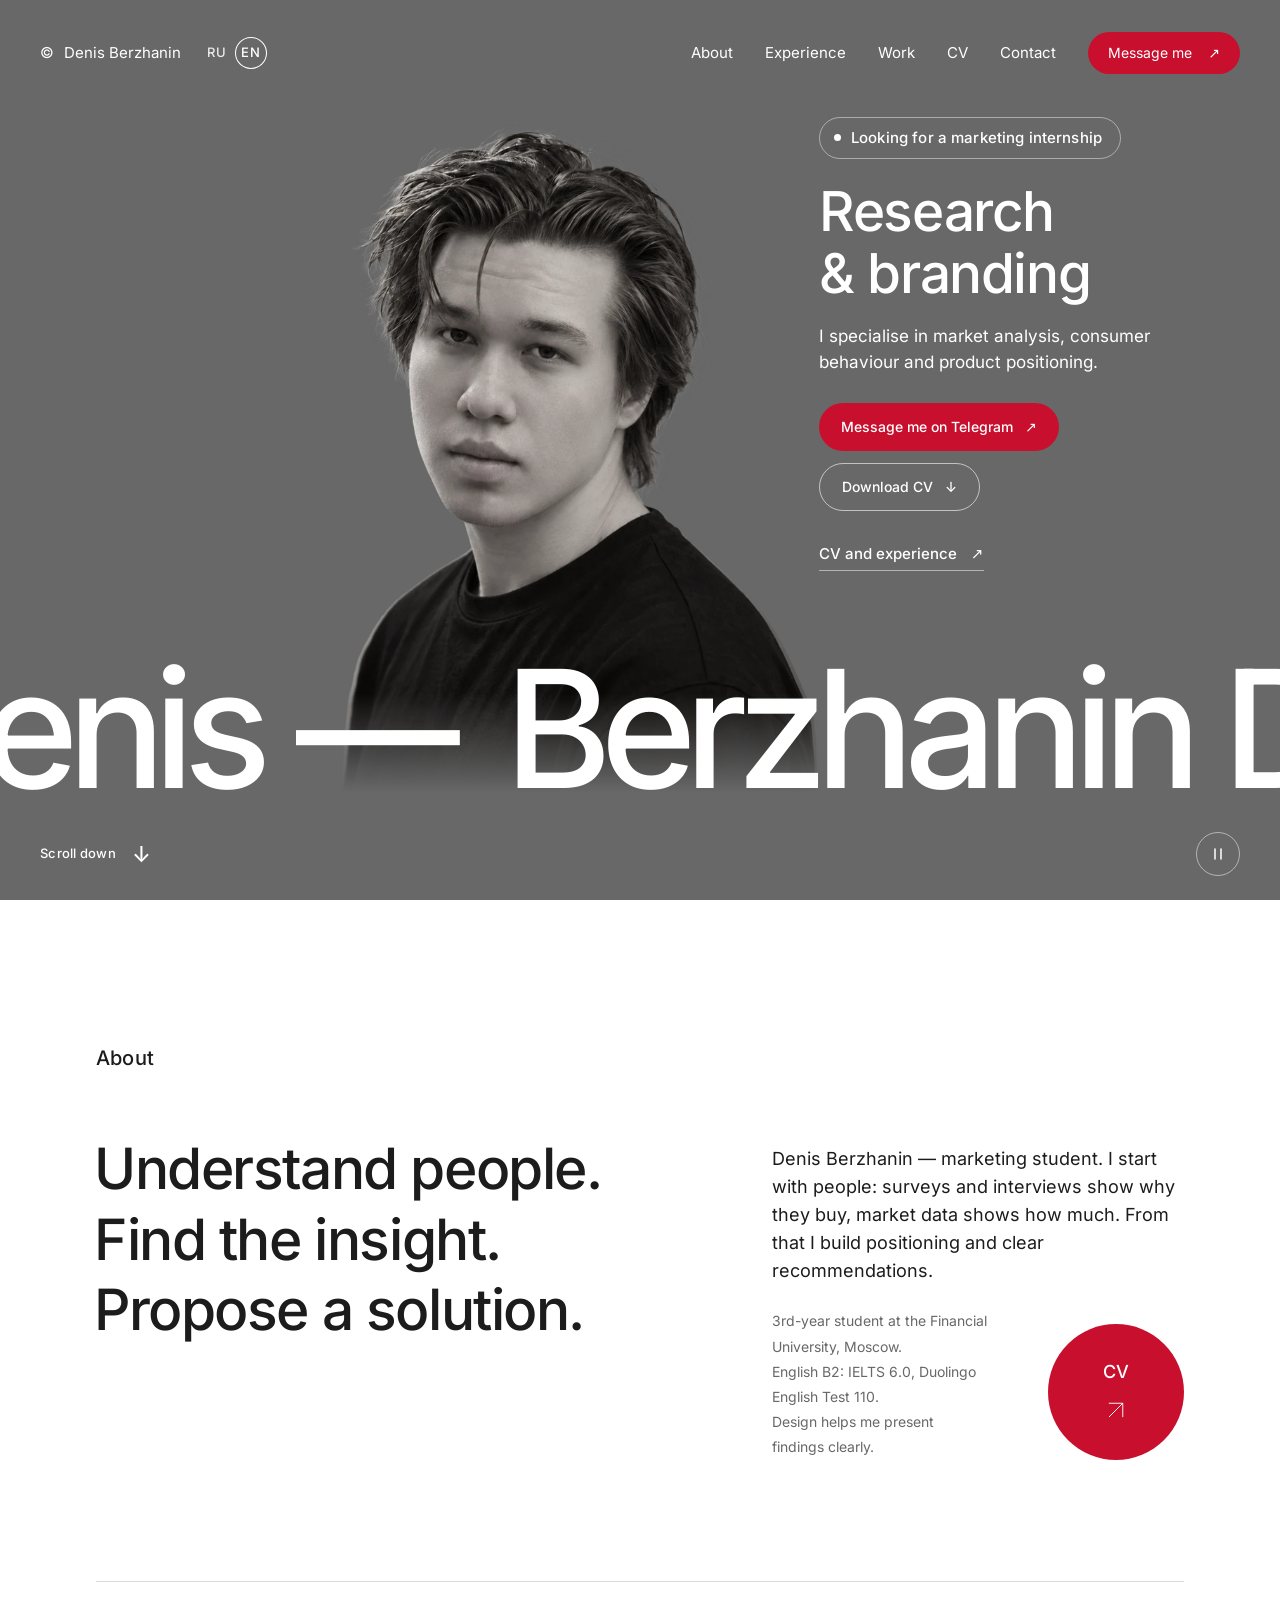
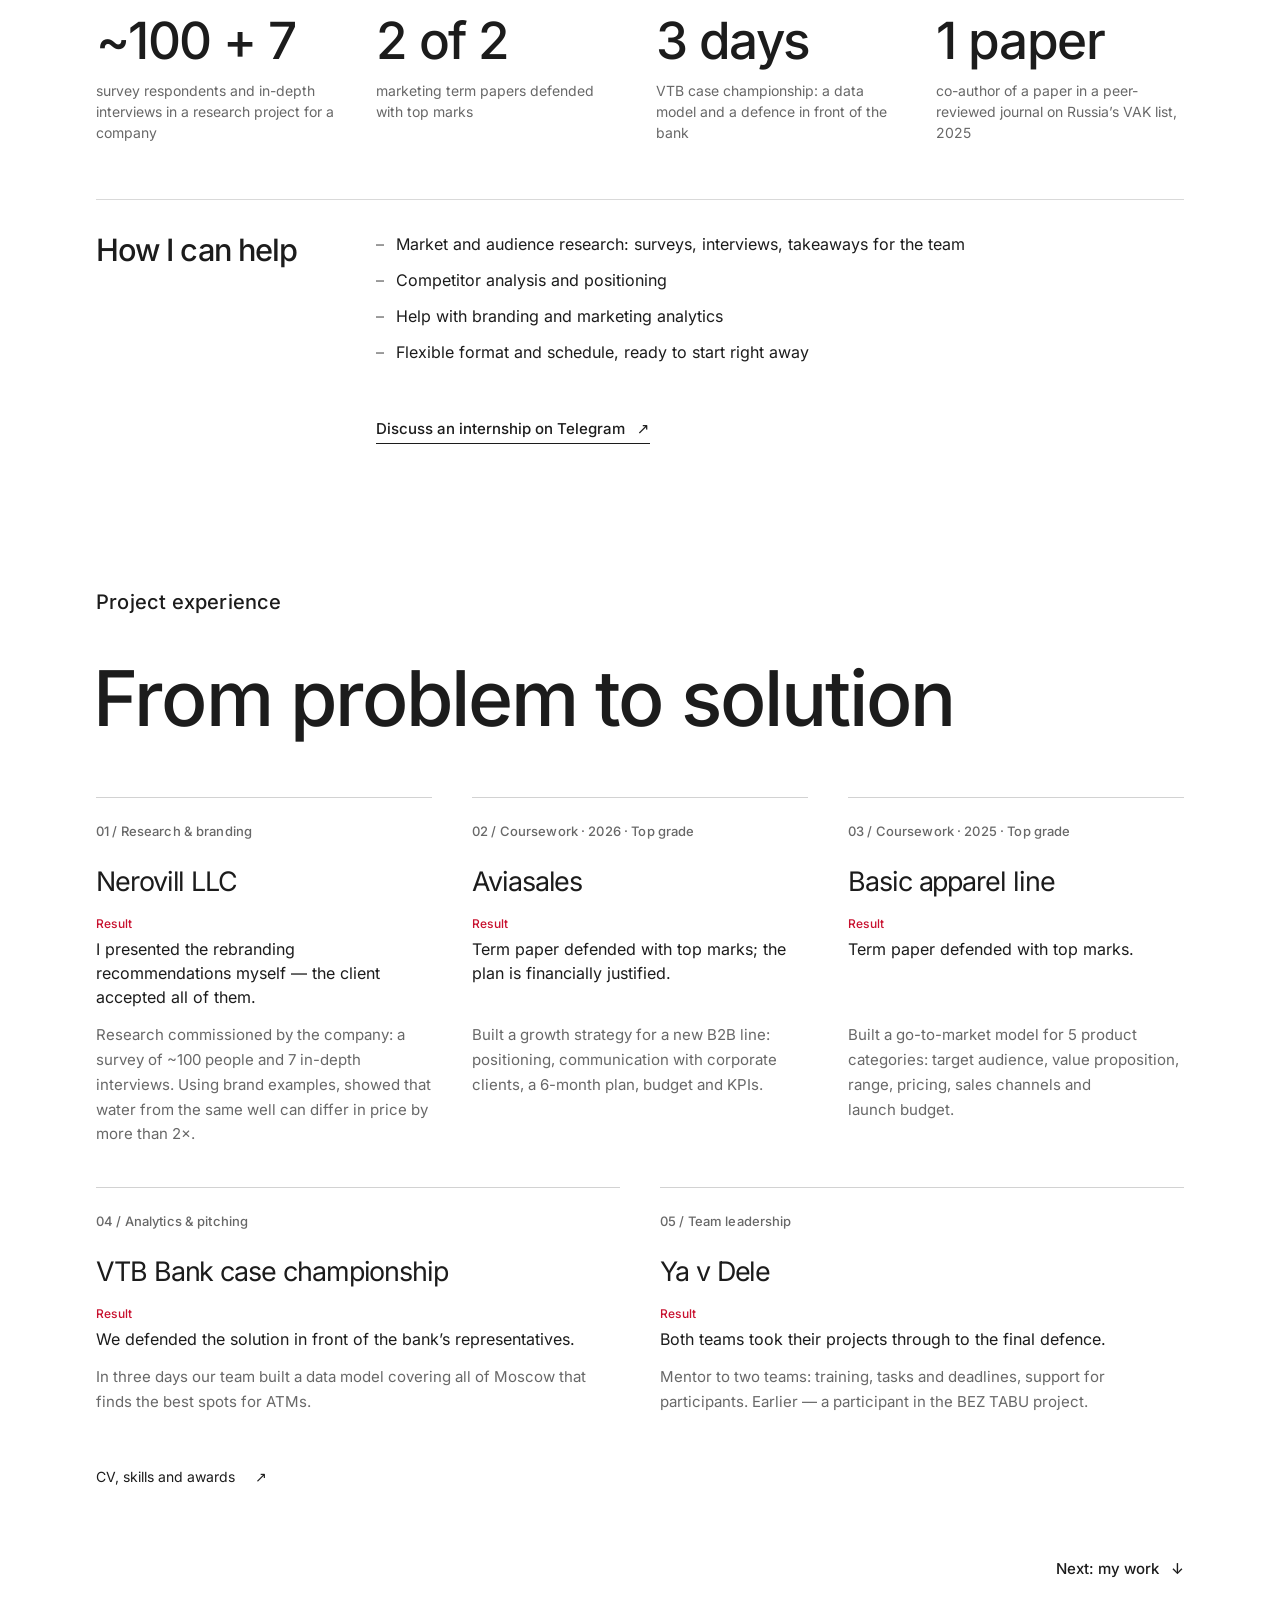
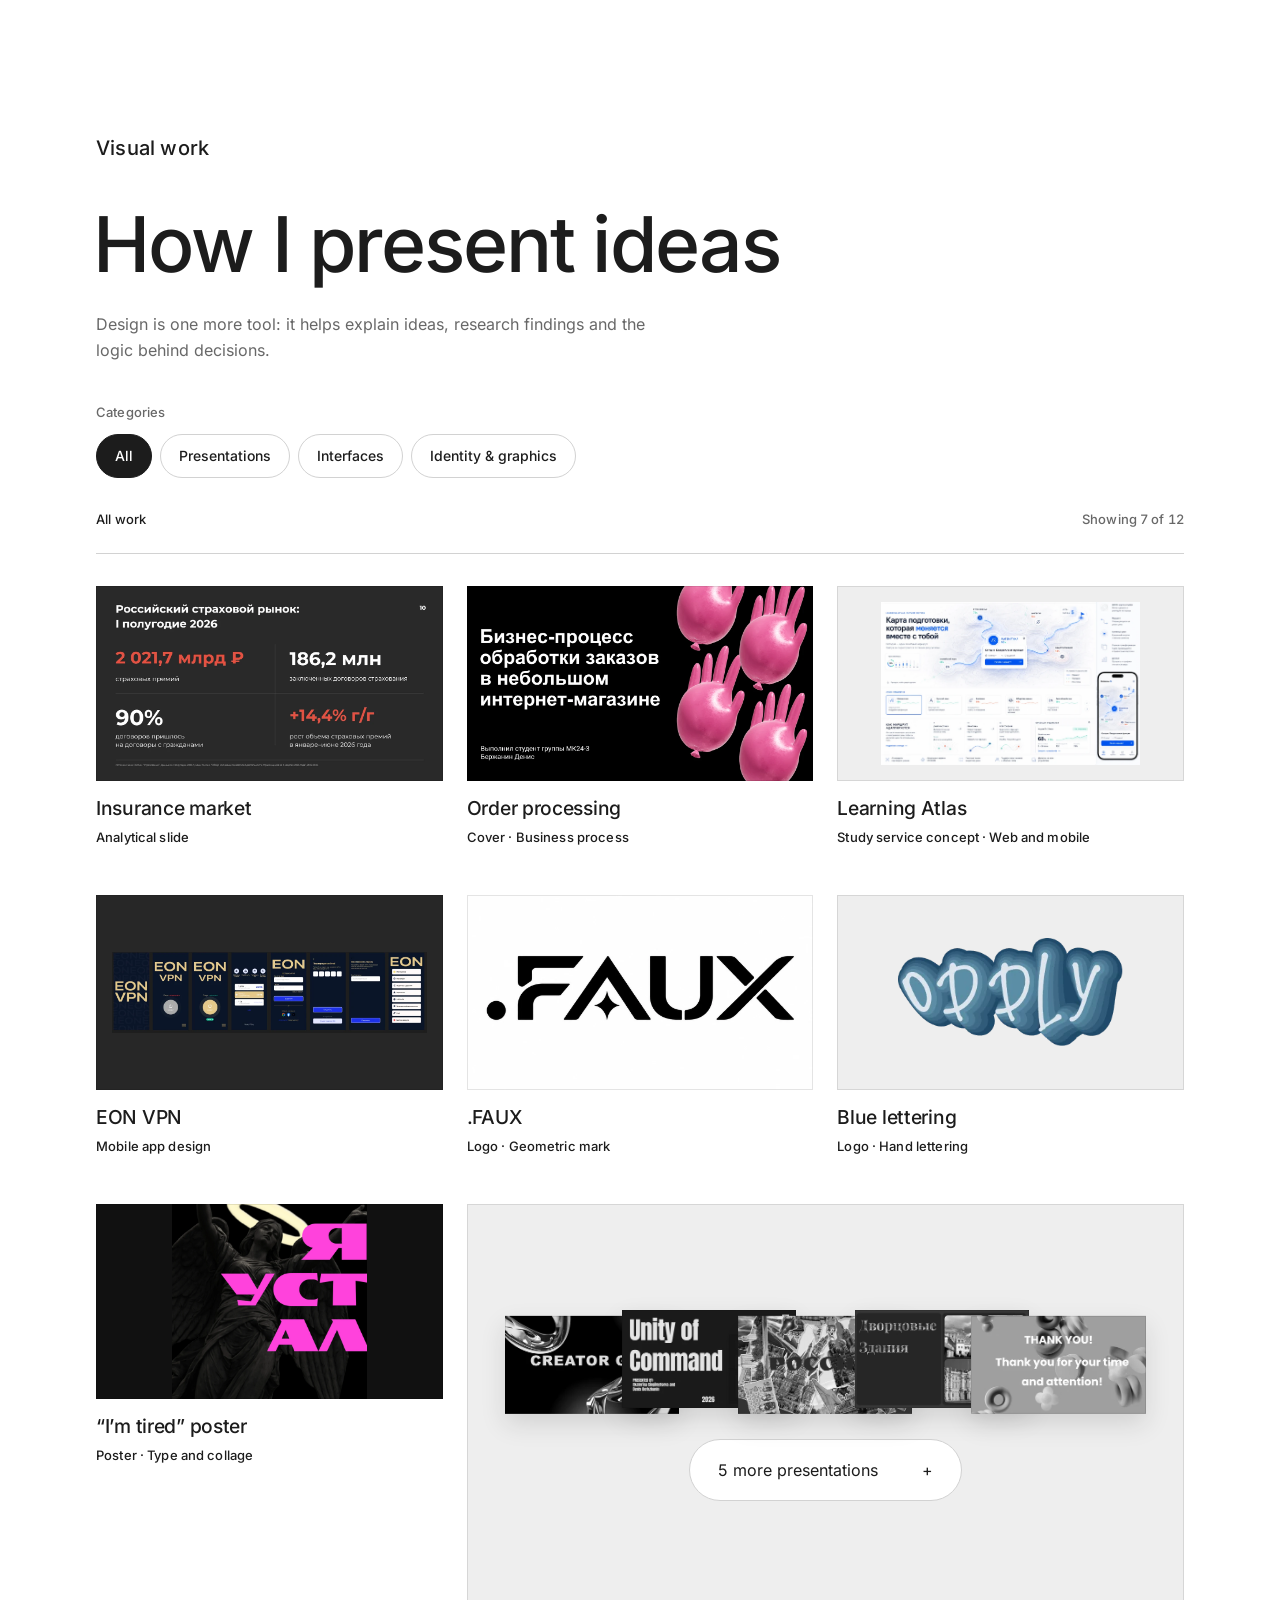
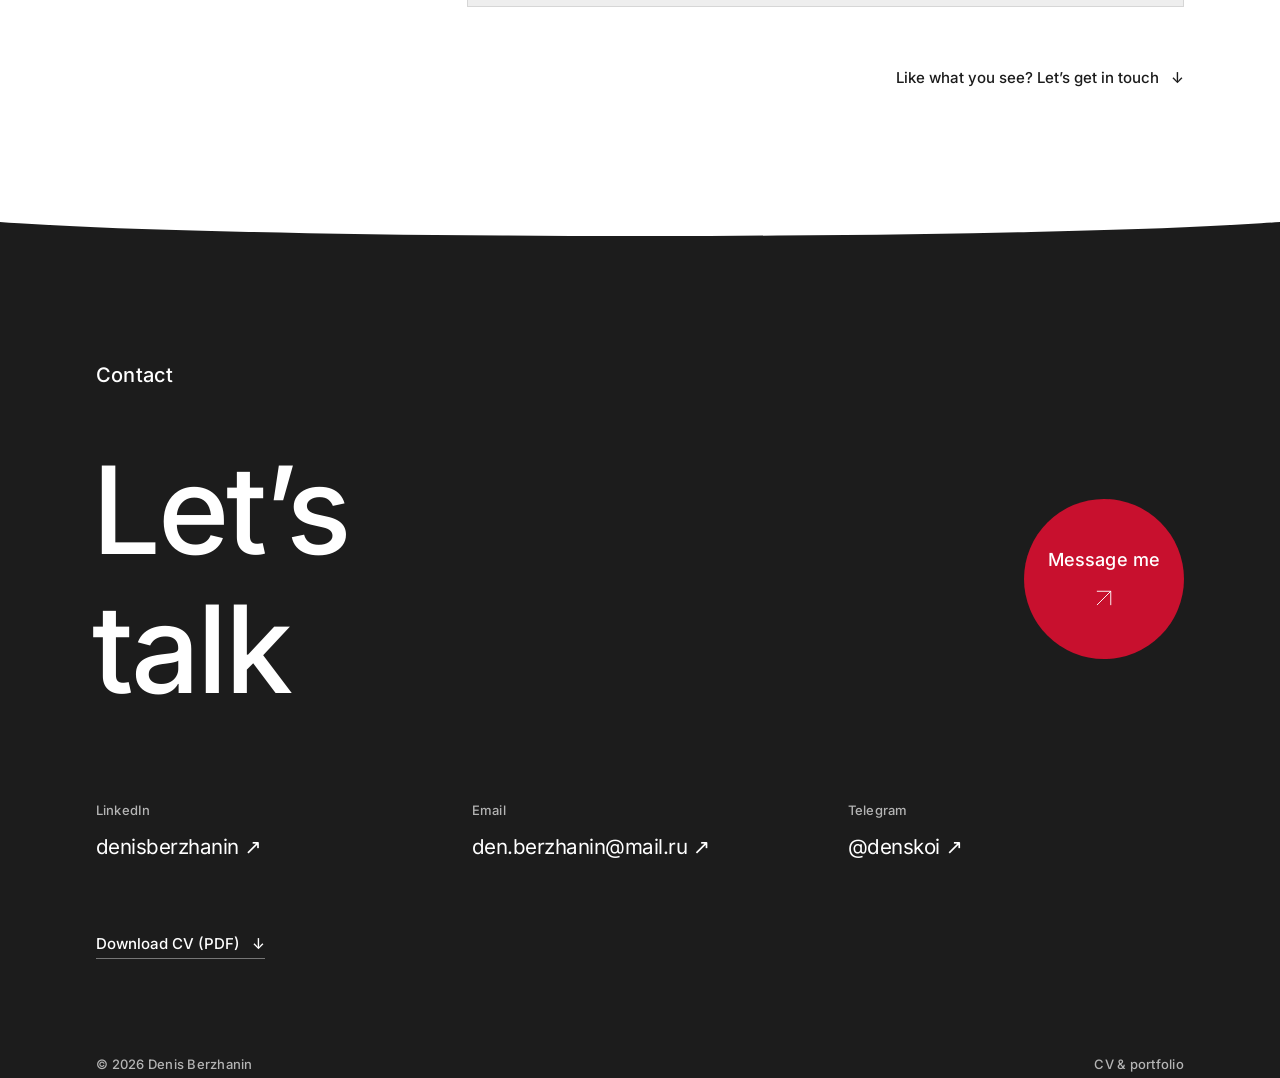
<file: en/index.html>
<!doctype html>
<html lang="en">
<head>
  <meta charset="utf-8">
  <meta name="viewport" content="width=device-width, initial-scale=1">
  <meta name="description" content="Denis Berzhanin — marketing student looking for a marketing internship. Market and consumer research, positioning, branding. Projects, CV and certificates.">
  <link rel="alternate" hreflang="ru" href="https://denisberzh.github.io/">
  <link rel="alternate" hreflang="en" href="https://denisberzh.github.io/en/">
  <link rel="alternate" hreflang="x-default" href="https://denisberzh.github.io/">
  <script>(function(){try{var d=document.documentElement;if(d.lang!=='ru')return;if(!/[?&]utm_source=linkedin(&|$)/i.test(location.search))return;if(localStorage.getItem('lang-choice'))return;var l=document.querySelector('link[rel=alternate][hreflang=en]');if(l)location.replace(l.href+location.search+location.hash)}catch(e){}})();document.addEventListener('click',function(e){var a=e.target.closest&&e.target.closest('.lang-switch a');if(a)try{localStorage.setItem('lang-choice',document.documentElement.lang==='ru'?'en':'ru')}catch(x){}})</script>
  <link rel="canonical" href="https://denisberzh.github.io/en/">
  <meta property="og:type" content="website">
  <meta property="og:locale" content="en_US">
  <meta property="og:locale:alternate" content="ru_RU">
  <meta property="og:site_name" content="Denis Berzhanin">
  <meta property="og:title" content="Denis Berzhanin — marketing · research &amp; branding">
  <meta property="og:description" content="Denis Berzhanin — marketing student looking for a marketing internship. Market and consumer research, positioning, branding. Projects, CV and certificates.">
  <meta property="og:url" content="https://denisberzh.github.io/en/">
  <meta property="og:image" content="https://denisberzh.github.io/assets/og-image-en.jpg">
  <meta property="og:image:width" content="1200">
  <meta property="og:image:height" content="630">
  <meta property="og:image:alt" content="Denis Berzhanin — marketing · research &amp; branding, portrait and areas of work">
  <meta name="twitter:card" content="summary_large_image">
  <meta name="twitter:title" content="Denis Berzhanin — marketing · research &amp; branding">
  <meta name="twitter:description" content="Denis Berzhanin — marketing student looking for a marketing internship. Market and consumer research, positioning, branding. Projects, CV and certificates.">
  <meta name="twitter:image" content="https://denisberzh.github.io/assets/og-image-en.jpg">
  <meta name="theme-color" content="#1c1c1c">
  <script type="application/ld+json" id="person-ld">{"@context": "https://schema.org", "@type": "Person", "name": "Denis Berzhanin", "alternateName": ["Денис Бержанин", "Berzhanin Denis"], "url": "https://denisberzh.github.io/en/", "image": "https://denisberzh.github.io/assets/portrait-800.webp", "jobTitle": "Marketing student", "description": "Marketing student looking for a marketing internship. Market analysis, consumer behaviour, product positioning.", "affiliation": {"@type": "CollegeOrUniversity", "name": "Financial University under the Government of the Russian Federation"}, "knowsLanguage": ["ru", "en"], "knowsAbout": ["Marketing research", "Segmentation", "Positioning", "Branding"], "email": "mailto:den.berzhanin@mail.ru", "sameAs": ["https://www.linkedin.com/in/denisberzhanin/", "https://t.me/denskoi", "https://github.com/DenisBerzh"]}</script>
  <title>Denis Berzhanin — marketing · research &amp; branding</title>
  <link rel="icon" href="../assets/favicon.svg" type="image/svg+xml">
  <link rel="icon" href="../assets/favicon-32.png" type="image/png" sizes="32x32">
  <link rel="apple-touch-icon" href="../assets/apple-touch-icon.png">
  <link rel="preload" href="../assets/fonts/InterTight-lat.woff2" as="font" type="font/woff2" crossorigin>
  <link rel="preload" href="../assets/fonts/Inter-cyr.woff2" as="font" type="font/woff2" crossorigin>
  <link rel="preload" href="../assets/fonts/InterDisplay500-cyr.woff2" as="font" type="font/woff2" crossorigin>
  <link rel="preload" href="../assets/fonts/Inter-lat.woff2" as="font" type="font/woff2" crossorigin>
  <link rel="stylesheet" href="../styles.css?v=design-49">
    <link rel="stylesheet" href="../motion.css?v=motion-12">
  <script src="../motion-boot.js?v=motion-9"></script>
  <script src="../motion.js?v=motion-12" defer></script>
  <script src="../analytics.js?v=goals-3" defer></script>
  <script src="../app.js?v=grid-8" defer></script>
  <!-- Yandex.Metrika counter -->
  <script type="text/javascript">
    (function(m,e,t,r,i,k,a){
        m[i]=m[i]||function(){(m[i].a=m[i].a||[]).push(arguments)};
        m[i].l=1*new Date();
        for (var j = 0; j < document.scripts.length; j++) {if (document.scripts[j].src === r) { return; }}
        k=e.createElement(t),a=e.getElementsByTagName(t)[0],k.async=1,k.src=r,a.parentNode.insertBefore(k,a)
    })(window, document,'script','https://mc.yandex.ru/metrika/tag.js?id=113702455', 'ym');

    ym(113702455, 'init', {ssr:true, webvisor:true, clickmap:true, ecommerce:"dataLayer", referrer: document.referrer, url: location.href, accurateTrackBounce:true, trackLinks:true});
  </script>
  <noscript><div><img src="https://mc.yandex.ru/watch/113702455" style="position:absolute; left:-9999px;" alt="" /></div></noscript>
  <!-- /Yandex.Metrika counter -->
</head>
<body>
  <div class="page-curtain" aria-hidden="true"><span class="curtain-label">Portfolio</span></div>
  <a class="skip-link" href="#about">Skip to content</a>
  <header class="header">
    <a class="wordmark" href="#home" aria-label="Denis Berzhanin — home"><span class="copyright">©</span><span>Denis Berzhanin</span></a><span class="lang-switch" aria-label="Site language"><a href="../index.html" hreflang="ru" lang="ru">RU</a><span aria-current="true">EN</span></span>
    <div class="header-actions"><nav class="desktop-nav" aria-label="Main navigation"><a href="#about">About</a><a href="#experience">Experience</a><a href="#projects">Work</a><a href="resume.html">CV</a><a href="#contact">Contact</a></nav><a class="header-write" href="https://t.me/denskoi" target="_blank" rel="noopener">Message me <span aria-hidden="true">↗</span></a></div>
  </header>
  <button class="menu-toggle magnetic" type="button" aria-label="Open menu" aria-expanded="false" aria-controls="menu"><span></span><span></span></button>
  <dialog id="menu" class="menu" aria-label="Site navigation">
    <button class="menu-close" type="button" aria-label="Close menu"><span></span><span></span></button>
    <p class="eyebrow">Navigation</p>
    <nav aria-label="Site menu"><a href="#home">Home</a><a href="#about">About</a><a href="#experience">Experience</a><a href="#projects">Work</a><a href="resume.html">CV</a><a href="#contact">Contact</a></nav>
    <span class="lang-switch menu-lang" aria-label="Site language"><a href="../index.html" hreflang="ru" lang="ru">RU</a><span aria-current="true">EN</span></span><div class="menu-contacts"><a href="https://www.linkedin.com/in/denisberzhanin/" target="_blank" rel="noopener"><span>LinkedIn</span>denisberzhanin ↗</a><a href="mailto:den.berzhanin@mail.ru"><span>Email</span>den.berzhanin@mail.ru</a><a href="https://t.me/denskoi" target="_blank" rel="noopener"><span>Telegram</span>@denskoi ↗</a></div>
  </dialog>
  <main>
    <section id="home" class="hero hero--silhouette" aria-labelledby="name">
      <div class="portrait-wrap"><img class="portrait" src="../assets/portrait-original-cutout-1122.webp" srcset="../assets/portrait-original-cutout-480.webp 480w, ../assets/portrait-original-cutout-800.webp 800w, ../assets/portrait-original-cutout-1122.webp 1122w" sizes="(max-width: 700px) 94vw, (max-width: 1500px) 46vw, 700px" decoding="async" alt="Black-and-white portrait of Denis Berzhanin" fetchpriority="high" width="1122" height="1402"></div>
      <div class="hero-intro">
        <p class="hero-status"><span class="status-dot" aria-hidden="true"></span>Looking for a marketing internship</p>
        <h1 id="name" class="hero-title"><span class="sr-only">Denis Berzhanin — </span><span class="line" style="--i:0"><span class="line-inner">Research</span></span><span class="line" style="--i:1"><span class="line-inner">&amp; branding</span></span></h1>
        <p class="hero-summary">I specialise in market analysis, consumer behaviour and product positioning.</p>
        <div class="hero-cta"><a class="cta cta-primary" href="https://t.me/denskoi" target="_blank" rel="noopener">Message me on Telegram <span aria-hidden="true">↗</span></a><a class="cta cta-secondary" href="../assets/denis-berzhanin-cv-en.pdf" download>Download CV <span aria-hidden="true">↓</span></a></div>
        <a class="hero-link-label" href="resume.html">CV and experience <span aria-hidden="true">↗</span></a>
      </div>
      <div class="name-marquee" aria-hidden="true"><div class="name-track"><span>Berzhanin Denis —&nbsp;</span><span>Berzhanin Denis —&nbsp;</span><span>Berzhanin Denis —&nbsp;</span></div></div>
      <div class="hero-bottom"><a class="scroll-link" href="#about">Scroll down <span aria-hidden="true">↓</span></a><button class="pause-motion" type="button" aria-pressed="false" aria-label="Pause the moving name"><svg viewBox="0 0 16 16" aria-hidden="true"><path d="M5 3v10M11 3v10"/></svg></button></div>
    </section>
    <section id="about" class="about section-light">
      <div class="section-top"><p class="eyebrow">About</p></div>
      <div class="about-grid">
        <div class="about-lead"><h2 data-reveal>Understand people.<br>Find the insight.<br>Propose a solution.</h2></div>
        <div class="about-aside" data-reveal><p>Denis Berzhanin — marketing student. I start with people: surveys and interviews show why they buy, market data shows how much. From that I build positioning and clear recommendations.</p><p class="subtle">3rd-year student at the Financial University, Moscow.<br>English B2: IELTS 6.0, Duolingo English Test 110.<br>Design helps me present findings clearly.</p><a class="round-link magnetic" href="resume.html"><span>CV</span><svg viewBox="0 0 32 32" aria-hidden="true"><path d="M7 25L25 7M7 7h18v18"/></svg></a></div>
      <ul class="about-facts" data-reveal aria-label="Key results at a glance"><li><b>~100 + 7</b><span>survey respondents and in-depth interviews in a research project for a company</span></li><li><b>2 of 2</b><span>marketing term papers defended with top marks</span></li><li><b>3 days</b><span>VTB case championship: a data model and a defence in front of the bank</span></li><li><b>1 paper</b><span>co-author of a paper in a peer-reviewed journal on Russia’s VAK list, 2025</span></li></ul>
      </div>
      <div class="about-useful" data-reveal><h3>How I can help</h3><ul><li>Market and audience research: surveys, interviews, takeaways for the team</li><li>Competitor analysis and positioning</li><li>Help with branding and marketing analytics</li><li>Flexible format and schedule, ready to start right away</li></ul><a class="text-link useful-cta" href="https://t.me/denskoi" target="_blank" rel="noopener">Discuss an internship on Telegram <span aria-hidden="true">↗</span></a></div>
    </section>
    <section id="experience" class="marketing-experience section-light" aria-labelledby="experience-title">
      <div class="section-top"><p class="eyebrow">Project experience</p></div>
      <h2 id="experience-title" class="portfolio-heading">From problem to solution</h2>
      <div class="experience-list">
        <article class="experience-item" data-reveal><p class="eyebrow">01 / Research &amp; branding</p><h3>Nerovill LLC</h3><p class="experience-result"><b>Result</b>I presented the rebranding recommendations myself — the client accepted all of them.</p><p>Research commissioned by the company: a survey of ~100 people and 7 in-depth interviews. Using brand examples, showed that water from the same well can differ in price by more than 2×.</p></article>
        <article class="experience-item" data-reveal><p class="eyebrow">02 / Coursework · 2026 · Top grade</p><h3>Aviasales</h3><p class="experience-result"><b>Result</b>Term paper defended with top marks; the plan is financially justified.</p><p>Built a growth strategy for a new B2B line: positioning, communication with corporate clients, a 6-month plan, budget and KPIs.</p></article>
        <article class="experience-item" data-reveal><p class="eyebrow">03 / Coursework · 2025 · Top grade</p><h3>Basic apparel line</h3><p class="experience-result"><b>Result</b>Term paper defended with top marks.</p><p>Built a go-to-market model for 5 product categories: target audience, value proposition, range, pricing, sales channels and launch budget.</p></article>
        <article class="experience-item" data-reveal><p class="eyebrow">04 / Analytics &amp; pitching</p><h3>VTB Bank case championship</h3><p class="experience-result"><b>Result</b>We defended the solution in front of the bank’s representatives.</p><p>In three days our team built a data model covering all of Moscow that finds the best spots for ATMs.</p></article>
        <article class="experience-item" data-reveal><p class="eyebrow">05 / Team leadership</p><h3>Ya v Dele</h3><p class="experience-result"><b>Result</b>Both teams took their projects through to the final defence.</p><p>Mentor to two teams: training, tasks and deadlines, support for participants. Earlier — a participant in the BEZ TABU project.</p></article>
      </div>
      <a class="text-link experience-link" href="resume.html#resume">CV, skills and awards <span aria-hidden="true">↗</span></a>
      <a class="next-step" href="#projects">Next: my work <span aria-hidden="true">↓</span></a>
    </section>
    <section id="projects" class="projects section-light" aria-labelledby="projects-title">
      <div class="section-top"><p class="eyebrow">Visual work</p></div>
      <h2 id="projects-title" class="portfolio-heading">How I present ideas</h2>
      <p class="portfolio-intro">Design is one more tool: it helps explain ideas, research findings and the logic behind decisions.</p>
      <div class="portfolio-filters" role="group" aria-label="Work filters">
        <div class="category-top"><span class="eyebrow">Categories</span><button class="all-filter" type="button" data-filter="all" aria-pressed="true" aria-controls="portfolio-grid" hidden>All <span aria-hidden="true">↗</span></button></div>
        <button class="category-row" type="button" data-filter="presentations" data-preview="0" aria-pressed="false" aria-controls="portfolio-grid" hidden><span class="category-name">Presentations</span><span class="category-description">Business and creative <br><span>7 pieces</span></span><span class="category-arrow" aria-hidden="true">↗</span></button>
        <button class="category-row" type="button" data-filter="interfaces" data-preview="1" aria-pressed="false" aria-controls="portfolio-grid" hidden><span class="category-name">Interfaces</span><span class="category-description">Web and apps <br><span>2 pieces</span></span><span class="category-arrow" aria-hidden="true">↗</span></button>
        <button class="category-row" type="button" data-filter="identity" data-preview="2" aria-pressed="false" aria-controls="portfolio-grid" hidden><span class="category-name">Identity<br class="identity-break"> &amp; graphics</span><span class="category-description">Logos and a poster <br><span>3 pieces</span></span><span class="category-arrow" aria-hidden="true">↗</span></button>
      </div>
      <div id="portfolio-results" class="portfolio-grid-heading" tabindex="-1"><p id="selected-category">All work</p><div class="portfolio-result-actions"><span id="visible-count">12 pieces</span><button id="reset-filter" type="button" hidden>All work ↗</button></div></div>
      <p class="sr-only" id="filter-status" role="status" aria-live="polite"></p>
      <div id="portfolio-grid" class="project-gallery portfolio-grid">
<figure class="portfolio-card" data-category="presentations">
            <a class="slide-open" href="../assets/presentations/insurance.png" data-work="0" aria-label="View: Insurance market" aria-haspopup="dialog"><span class="slide-frame"><img class="slide-thumb" src="../assets/presentations/insurance-1600.webp" srcset="../assets/presentations/insurance-400.webp 400w, ../assets/presentations/insurance-800.webp 800w, ../assets/presentations/insurance-1200.webp 1200w, ../assets/presentations/insurance-1600.webp 1600w" sizes="(max-width: 600px) 100vw, (max-width: 1050px) 85vw, 1200px" decoding="async" alt="Russian insurance market, H1 2026 — slide with key figures" loading="lazy" width="1919" height="1079"><span class="slide-open-label" aria-hidden="true">View ↗</span></span></a>
            <figcaption><h3>Insurance market</h3><p>Analytical slide</p></figcaption>
          </figure>
<figure class="portfolio-card " data-category="presentations">
            <a class="slide-open" href="../assets/presentations/orders.png" data-work="1" aria-label="View: Order processing" aria-haspopup="dialog"><span class="slide-frame"><img class="slide-thumb" src="../assets/presentations/orders-1600.webp" srcset="../assets/presentations/orders-400.webp 400w, ../assets/presentations/orders-800.webp 800w, ../assets/presentations/orders-1200.webp 1200w, ../assets/presentations/orders-1600.webp 1600w" sizes="(max-width: 600px) 100vw, (max-width: 1050px) 85vw, 1200px" decoding="async" alt="Order-processing business flow for a small online store — black and pink cover" loading="lazy" width="1919" height="1079"><span class="slide-open-label" aria-hidden="true">View ↗</span></span></a>
            <figcaption><h3>Order processing</h3><p>Cover · Business process</p></figcaption>
          </figure>
<figure class="portfolio-card " data-category="presentations" data-extra-presentation>
            <a class="slide-open" href="../assets/presentations/creator.png" data-work="2" aria-label="View: Creator Gym" aria-haspopup="dialog"><span class="slide-frame"><img class="slide-thumb" src="../assets/presentations/creator-1600.webp" srcset="../assets/presentations/creator-400.webp 400w, ../assets/presentations/creator-800.webp 800w, ../assets/presentations/creator-1200.webp 1200w, ../assets/presentations/creator-1600.webp 1600w" sizes="(max-width: 600px) 100vw, (max-width: 1050px) 85vw, 1200px" decoding="async" alt="Creator Gym — black cover with chrome 3D shapes" loading="lazy" width="1919" height="1079"><span class="slide-open-label" aria-hidden="true">View ↗</span></span></a>
            <figcaption><h3>Creator Gym</h3><p>Cover · 3D graphics</p></figcaption>
          </figure>
<figure class="portfolio-card " data-category="presentations" data-extra-presentation>
            <a class="slide-open" href="../assets/presentations/unity.png" data-work="3" aria-label="View: Unity of Command" aria-haspopup="dialog"><span class="slide-frame"><img class="slide-thumb" src="../assets/presentations/unity-1600.webp" srcset="../assets/presentations/unity-400.webp 400w, ../assets/presentations/unity-800.webp 800w, ../assets/presentations/unity-1200.webp 1200w, ../assets/presentations/unity-1600.webp 1600w" sizes="(max-width: 600px) 100vw, (max-width: 1050px) 85vw, 1200px" decoding="async" alt="Unity of Command — burgundy typographic cover. Ekaterina Singileytseva and Denis Berzhanin" loading="lazy" width="1919" height="1079"><span class="slide-open-label" aria-hidden="true">View ↗</span></span></a>
            <figcaption><h3>Unity of Command</h3><p>Cover · Joint work</p></figcaption>
          </figure>
<figure class="portfolio-card " data-category="presentations" data-extra-presentation>
            <a class="slide-open" href="../assets/presentations/russia.png" data-work="4" aria-label="View: Russia and Russian culture" aria-haspopup="dialog"><span class="slide-frame"><img class="slide-thumb" src="../assets/presentations/russia-1486.webp" srcset="../assets/presentations/russia-400.webp 400w, ../assets/presentations/russia-800.webp 800w, ../assets/presentations/russia-1200.webp 1200w, ../assets/presentations/russia-1486.webp 1486w" sizes="(max-width: 600px) 100vw, (max-width: 1050px) 85vw, 1200px" decoding="async" alt="Russia — collage of architecture and cultural symbols" loading="lazy" width="1486" height="835"><span class="slide-open-label" aria-hidden="true">View ↗</span></span></a>
            <figcaption><h3>Russia and Russian culture</h3><p>Collages · 3 slides</p></figcaption>
          </figure>
<figure class="portfolio-card " data-category="presentations" data-extra-presentation>
            <a class="slide-open" href="../assets/presentations/palaces.png" data-work="5" aria-label="View: Palace buildings" aria-haspopup="dialog"><span class="slide-frame"><img class="slide-thumb" src="../assets/presentations/palaces-1600.webp" srcset="../assets/presentations/palaces-400.webp 400w, ../assets/presentations/palaces-800.webp 800w, ../assets/presentations/palaces-1200.webp 1200w, ../assets/presentations/palaces-1600.webp 1600w" sizes="(max-width: 600px) 100vw, (max-width: 1050px) 85vw, 1200px" decoding="async" alt="Palace buildings — black-and-white architectural collage" loading="lazy" width="1919" height="1077"><span class="slide-open-label" aria-hidden="true">View ↗</span></span></a>
            <figcaption><h3>Palace buildings</h3><p>Collage · Textures</p></figcaption>
          </figure>
<figure class="portfolio-card " data-category="presentations" data-extra-presentation>
            <a class="slide-open" href="../assets/presentations/closing.png" data-work="6" aria-label="View: 3D composition" aria-haspopup="dialog"><span class="slide-frame"><img class="slide-thumb" src="../assets/presentations/closing-1600.webp" srcset="../assets/presentations/closing-400.webp 400w, ../assets/presentations/closing-800.webp 800w, ../assets/presentations/closing-1200.webp 1200w, ../assets/presentations/closing-1600.webp 1600w" sizes="(max-width: 600px) 100vw, (max-width: 1050px) 85vw, 1200px" decoding="async" alt="Thank you — closing slide with purple and green 3D shapes" loading="lazy" width="1919" height="1079"><span class="slide-open-label" aria-hidden="true">View ↗</span></span></a>
            <figcaption><h3>3D composition</h3><p>Closing slide</p></figcaption>
          </figure>
<button id="more-presentations" class="more-presentations" type="button" aria-expanded="false" aria-controls="portfolio-grid" hidden><span class="more-preview" aria-hidden="true"><img src="../assets/presentations/creator-400.webp" alt="" width="400" height="225" loading="lazy" decoding="async"><img src="../assets/presentations/unity-400.webp" alt="" width="400" height="225" loading="lazy" decoding="async"><img src="../assets/presentations/russia-400.webp" alt="" width="400" height="225" loading="lazy" decoding="async"><img src="../assets/presentations/palaces-400.webp" alt="" width="400" height="225" loading="lazy" decoding="async"><img src="../assets/presentations/closing-400.webp" alt="" width="400" height="225" loading="lazy" decoding="async"></span><span class="more-label">5 more presentations <span aria-hidden="true">+</span></span></button>
<figure class="portfolio-card interface" data-category="interfaces">
            <a class="slide-open" href="../assets/design/atlas-upscaled.png" data-work="7" aria-label="View: Learning Atlas" aria-haspopup="dialog"><span class="slide-frame"><img class="slide-thumb" src="../assets/design/atlas-1134.webp" srcset="../assets/design/atlas-400.webp 400w, ../assets/design/atlas-800.webp 800w, ../assets/design/atlas-1134.webp 1134w" sizes="(max-width: 600px) 100vw, (max-width: 1050px) 85vw, 1200px" decoding="async" alt="Learning Atlas — exam-prep map, subject cards and mobile version" loading="lazy" width="1134" height="713"><span class="slide-open-label" aria-hidden="true">View ↗</span></span></a>
            <figcaption><h3>Learning Atlas</h3><p>Study service concept · Web and mobile</p></figcaption>
          </figure>
<figure class="portfolio-card panorama" data-category="interfaces">
            <a class="slide-open" href="../assets/design/eon-upscaled.png" data-work="8" aria-label="View: EON VPN" aria-haspopup="dialog"><span class="slide-frame"><img class="slide-thumb" src="../assets/design/eon-1075.webp" srcset="../assets/design/eon-400.webp 400w, ../assets/design/eon-800.webp 800w, ../assets/design/eon-1075.webp 1075w" sizes="(max-width: 600px) 100vw, (max-width: 1050px) 85vw, 1200px" decoding="async" alt="EON VPN — connection, plans, sign-in, email confirmation, password recovery and settings screens" loading="lazy" width="1075" height="276"><span class="slide-open-label" aria-hidden="true">View ↗</span></span></a>
            <figcaption><h3>EON VPN</h3><p>Mobile app design</p></figcaption>
          </figure>
<figure class="portfolio-card logo" data-category="identity">
            <a class="slide-open" href="../assets/design/faux.png" data-work="9" aria-label="View: .FAUX" aria-haspopup="dialog"><span class="slide-frame"><img class="slide-thumb" src="../assets/design/faux-1254.webp" srcset="../assets/design/faux-400.webp 400w, ../assets/design/faux-800.webp 800w, ../assets/design/faux-1200.webp 1200w, ../assets/design/faux-1254.webp 1254w" sizes="(max-width: 600px) 100vw, (max-width: 1050px) 85vw, 1200px" decoding="async" alt=".FAUX — black geometric logo on white" loading="lazy" width="1254" height="1254"><span class="slide-open-label" aria-hidden="true">View ↗</span></span></a>
            <figcaption><h3>.FAUX</h3><p>Logo · Geometric mark</p></figcaption>
          </figure>
<figure class="portfolio-card logo lettering" data-category="identity">
            <a class="slide-open" href="../assets/design/lettering.png" data-work="10" aria-label="View: Blue lettering" aria-haspopup="dialog"><span class="slide-frame"><img class="slide-thumb" src="../assets/design/lettering-314.webp" srcset="../assets/design/lettering-314.webp 314w" sizes="(max-width: 600px) 100vw, (max-width: 1050px) 85vw, 1200px" decoding="async" alt="Blue logo with hand-drawn letters and a layered outline" loading="lazy" width="314" height="150"><span class="slide-open-label" aria-hidden="true">View ↗</span></span></a>
            <figcaption><h3>Blue lettering</h3><p>Logo · Hand lettering</p></figcaption>
          </figure>
<figure class="portfolio-card poster" data-category="identity">
            <a class="slide-open" href="../assets/design/angel.png" data-work="11" aria-label="View: “I’m tired” poster" aria-haspopup="dialog"><span class="slide-frame"><img class="slide-thumb" src="../assets/design/angel-1280.webp" srcset="../assets/design/angel-400.webp 400w, ../assets/design/angel-800.webp 800w, ../assets/design/angel-1200.webp 1200w, ../assets/design/angel-1280.webp 1280w" sizes="(max-width: 600px) 100vw, (max-width: 1050px) 85vw, 1200px" decoding="async" alt="“I’m tired” — poster with an angel statue, a light halo and bright pink type (Russian text)" loading="lazy" width="1280" height="1280"><span class="slide-open-label" aria-hidden="true">View ↗</span></span></a>
            <figcaption><h3>“I’m tired” poster</h3><p>Poster · Type and collage</p></figcaption>
          </figure>
      </div>
      <a class="next-step" href="#contact">Like what you see? Let’s get in touch <span aria-hidden="true">↓</span></a>
    </section>
    <section id="contact" class="contact">
      <div class="section-top"><p class="eyebrow">Contact</p></div>
            <div class="contact-head"><h2 data-reveal>Let’s<br>talk</h2><a class="round-link inverse magnetic" href="https://t.me/denskoi" target="_blank" rel="noopener"><span>Message me</span><svg viewBox="0 0 32 32" aria-hidden="true"><path d="M7 25L25 7M7 7h18v18"/></svg></a></div>
      <div class="contact-links" role="group" aria-label="Get in touch">
        <a href="https://www.linkedin.com/in/denisberzhanin/" target="_blank" rel="noopener"><span>LinkedIn</span>denisberzhanin ↗</a>
        <a href="mailto:den.berzhanin@mail.ru"><span>Email</span>den.berzhanin@mail.ru ↗</a>
        <a href="https://t.me/denskoi" target="_blank" rel="noopener"><span>Telegram</span>@denskoi ↗</a>
      </div>
      <a class="contact-cv" href="../assets/denis-berzhanin-cv-en.pdf" download>Download CV (PDF) <span aria-hidden="true">↓</span></a>
      <footer><span>© 2026 Denis Berzhanin</span><span>CV &amp; portfolio</span></footer>
    </section>
  </main>
  <div class="category-preview" aria-hidden="true"><div class="category-preview-inner"><div class="category-preview-track">
    <div class="category-preview-slide"><img src="../assets/presentations/insurance-1600.webp" srcset="../assets/presentations/insurance-400.webp 400w, ../assets/presentations/insurance-800.webp 800w, ../assets/presentations/insurance-1200.webp 1200w, ../assets/presentations/insurance-1600.webp 1600w" sizes="30vw" decoding="async" alt="" width="1919" height="1079" loading="lazy"></div>
    <div class="category-preview-slide"><img src="../assets/design/atlas-1134.webp" srcset="../assets/design/atlas-400.webp 400w, ../assets/design/atlas-800.webp 800w, ../assets/design/atlas-1134.webp 1134w" sizes="30vw" decoding="async" alt="" width="1134" height="713" loading="lazy"></div>
    <div class="category-preview-slide"><img src="../assets/design/faux-1254.webp" srcset="../assets/design/faux-400.webp 400w, ../assets/design/faux-800.webp 800w, ../assets/design/faux-1200.webp 1200w, ../assets/design/faux-1254.webp 1254w" sizes="30vw" decoding="async" alt="" width="1254" height="1254" loading="lazy"></div>
  </div></div><span class="category-preview-badge">See work</span></div>
  <a class="sticky-write" href="https://t.me/denskoi" target="_blank" rel="noopener" hidden>Message me on Telegram <span aria-hidden="true">↗</span></a>
  <dialog id="slide-viewer" class="slide-viewer" aria-labelledby="slide-title">
    <div class="slide-viewer-header"><h2 id="slide-title"></h2><button class="slide-close" type="button" aria-label="Close viewer">×</button></div>
    <div class="slide-stage" role="group" tabindex="0" aria-label="Work image"><img id="slide-image" class="slide-image" alt=""></div>
    <p class="panorama-hint" hidden>Scroll right to see all screens.</p>
    <p class="slide-load-status" role="status" hidden>Loading image…</p>
    <div class="slide-controls"><button class="slide-prev" type="button" aria-label="Previous image">←</button><p id="slide-status" role="status" aria-live="polite"></p><button class="slide-next" type="button" aria-label="Next image">→</button></div>
    <a class="slide-source" href="../" target="_blank" rel="noopener" hidden>Original image ↗</a>
    <a class="slide-original" href="../" target="_blank" rel="noopener">Open image ↗</a>
  </dialog>
  <script id="portfolio-data" type="application/json">[{"title": "Insurance market", "slides": [{"src": "../assets/presentations/insurance.png", "view": "../assets/presentations/insurance-1600.webp", "alt": "Russian insurance market, H1 2026 — slide with key figures"}], "detail": "Analytical slide", "category": "presentations"}, {"title": "Order processing", "slides": [{"src": "../assets/presentations/orders.png", "view": "../assets/presentations/orders-1600.webp", "alt": "Order-processing business flow for a small online store — black and pink cover"}], "detail": "Cover · Business process", "category": "presentations"}, {"title": "Creator Gym", "slides": [{"src": "../assets/presentations/creator.png", "view": "../assets/presentations/creator-1600.webp", "alt": "Creator Gym — black cover with chrome 3D shapes"}], "detail": "Cover · 3D graphics", "category": "presentations"}, {"title": "Unity of Command", "slides": [{"src": "../assets/presentations/unity.png", "view": "../assets/presentations/unity-1600.webp", "alt": "Unity of Command — burgundy typographic cover. Ekaterina Singileytseva and Denis Berzhanin"}], "detail": "Cover · Joint work", "category": "presentations"}, {"title": "Russia and Russian culture", "slides": [{"src": "../assets/presentations/russia.png", "view": "../assets/presentations/russia-1486.webp", "alt": "Russia — collage of architecture and cultural symbols"}, {"src": "../assets/presentations/culture.png", "view": "../assets/presentations/culture-1600.webp", "alt": "Russian Culture — white and blue cover with flowers"}, {"src": "../assets/presentations/words.png", "view": "../assets/presentations/words-1600.webp", "alt": "Words you can use today — red slide with Russian words and translations"}], "detail": "Collages · 3 slides", "category": "presentations"}, {"title": "Palace buildings", "slides": [{"src": "../assets/presentations/palaces.png", "view": "../assets/presentations/palaces-1600.webp", "alt": "Palace buildings — black-and-white architectural collage"}], "detail": "Collage · Textures", "category": "presentations"}, {"title": "3D composition", "slides": [{"src": "../assets/presentations/closing.png", "view": "../assets/presentations/closing-1600.webp", "alt": "Thank you — closing slide with purple and green 3D shapes"}], "detail": "Closing slide", "category": "presentations"}, {"title": "Learning Atlas", "detail": "Study service concept · Web and mobile", "layout": "interface", "view": "", "slides": [{"src": "../assets/design/atlas-upscaled.png", "view": "../assets/design/atlas-1582.webp", "alt": "Learning Atlas — exam-prep map, subject cards and mobile version", "original": "../assets/design/atlas.png"}], "category": "interfaces"}, {"title": "EON VPN", "detail": "Mobile app design", "layout": "panorama", "view": "panorama", "slides": [{"src": "../assets/design/eon-upscaled.png", "view": "../assets/design/eon-1600.webp", "alt": "EON VPN — connection, plans, sign-in, email confirmation, password recovery and settings screens", "original": "../assets/design/eon.png"}], "category": "interfaces"}, {"title": ".FAUX", "detail": "Logo · Geometric mark", "layout": "logo", "view": "", "slides": [{"src": "../assets/design/faux.png", "view": "../assets/design/faux-1254.webp", "alt": ".FAUX — black geometric logo on white"}], "category": "identity"}, {"title": "Blue lettering", "detail": "Logo · Hand lettering", "layout": "logo lettering", "view": "", "slides": [{"src": "../assets/design/lettering.png", "view": "../assets/design/lettering-314.webp", "alt": "Blue logo with hand-drawn letters and a layered outline"}], "category": "identity"}, {"title": "“I’m tired” poster", "detail": "Poster · Type and collage", "layout": "poster", "view": "", "slides": [{"src": "../assets/design/angel.png", "view": "../assets/design/angel-1280.webp", "alt": "“I’m tired” — poster with an angel statue, a light halo and bright pink type (Russian text)"}], "category": "identity"}]</script>
</body>
</html>
</file>
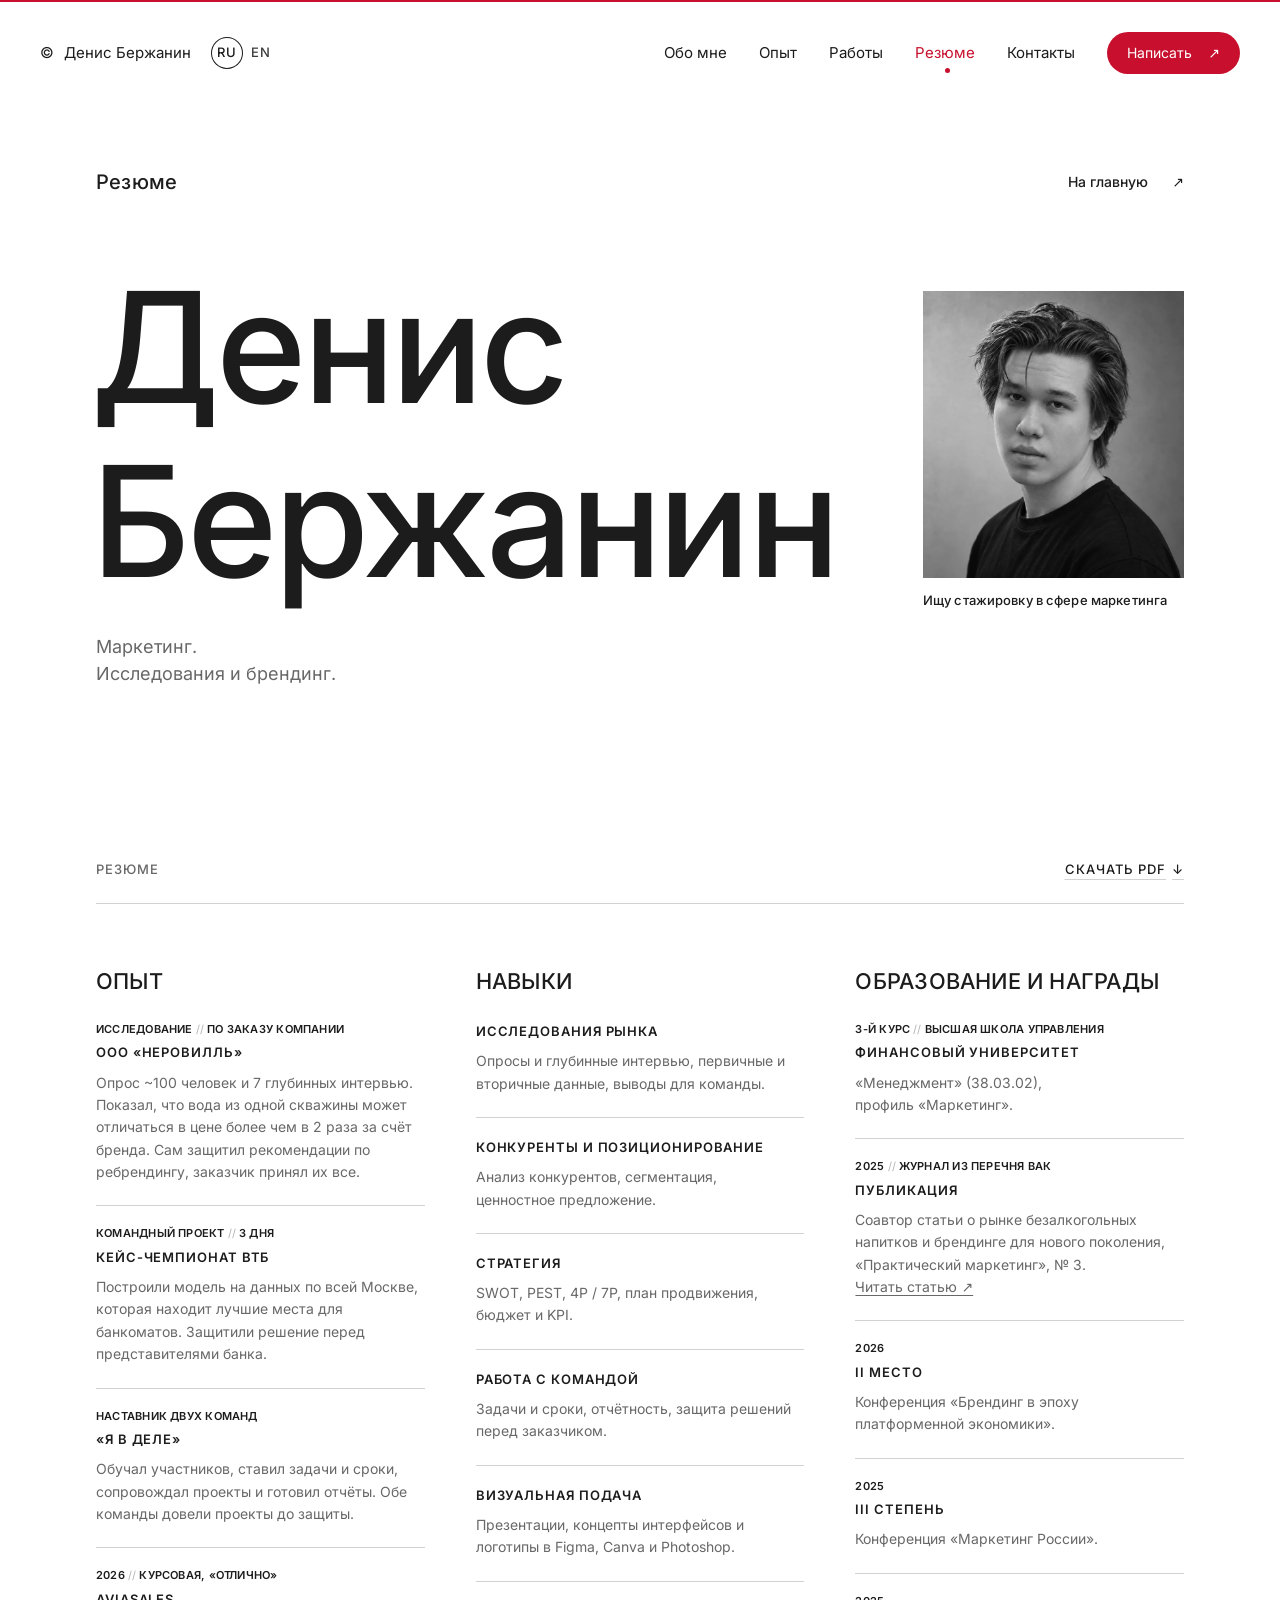
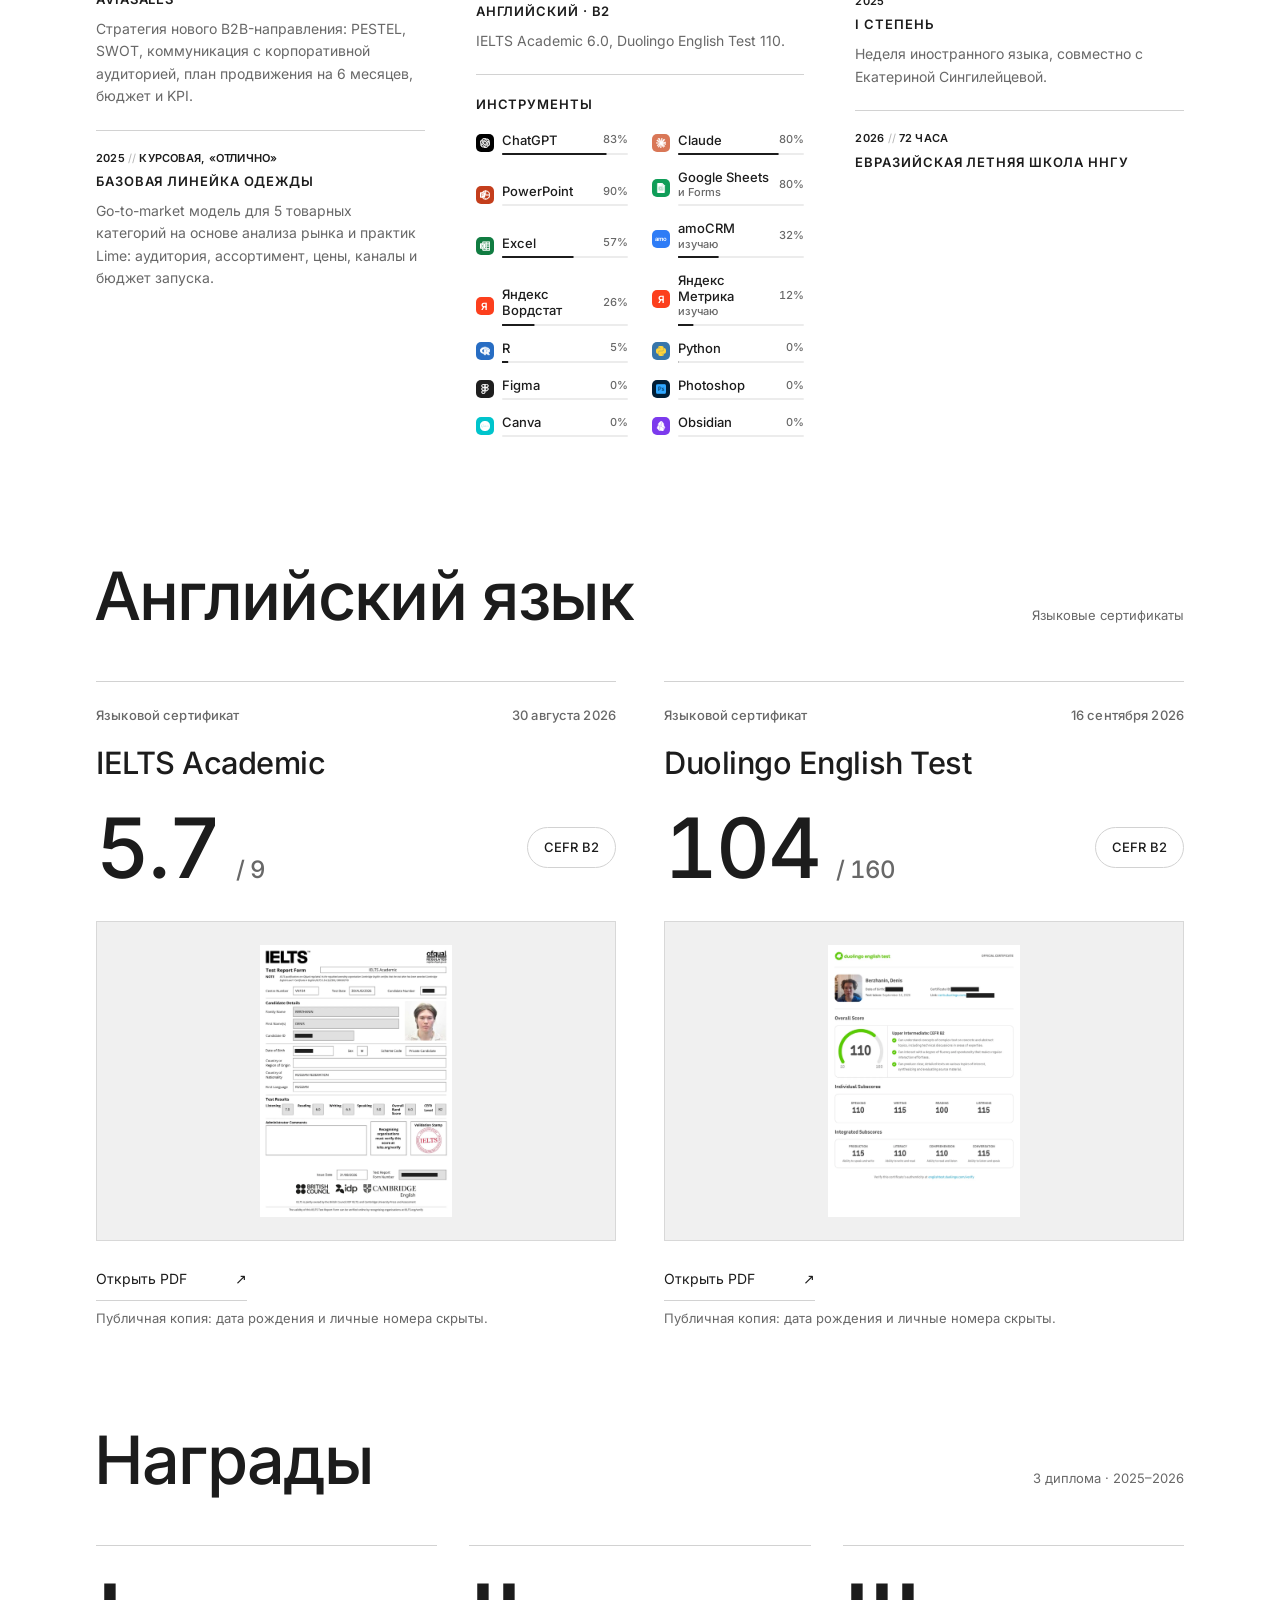
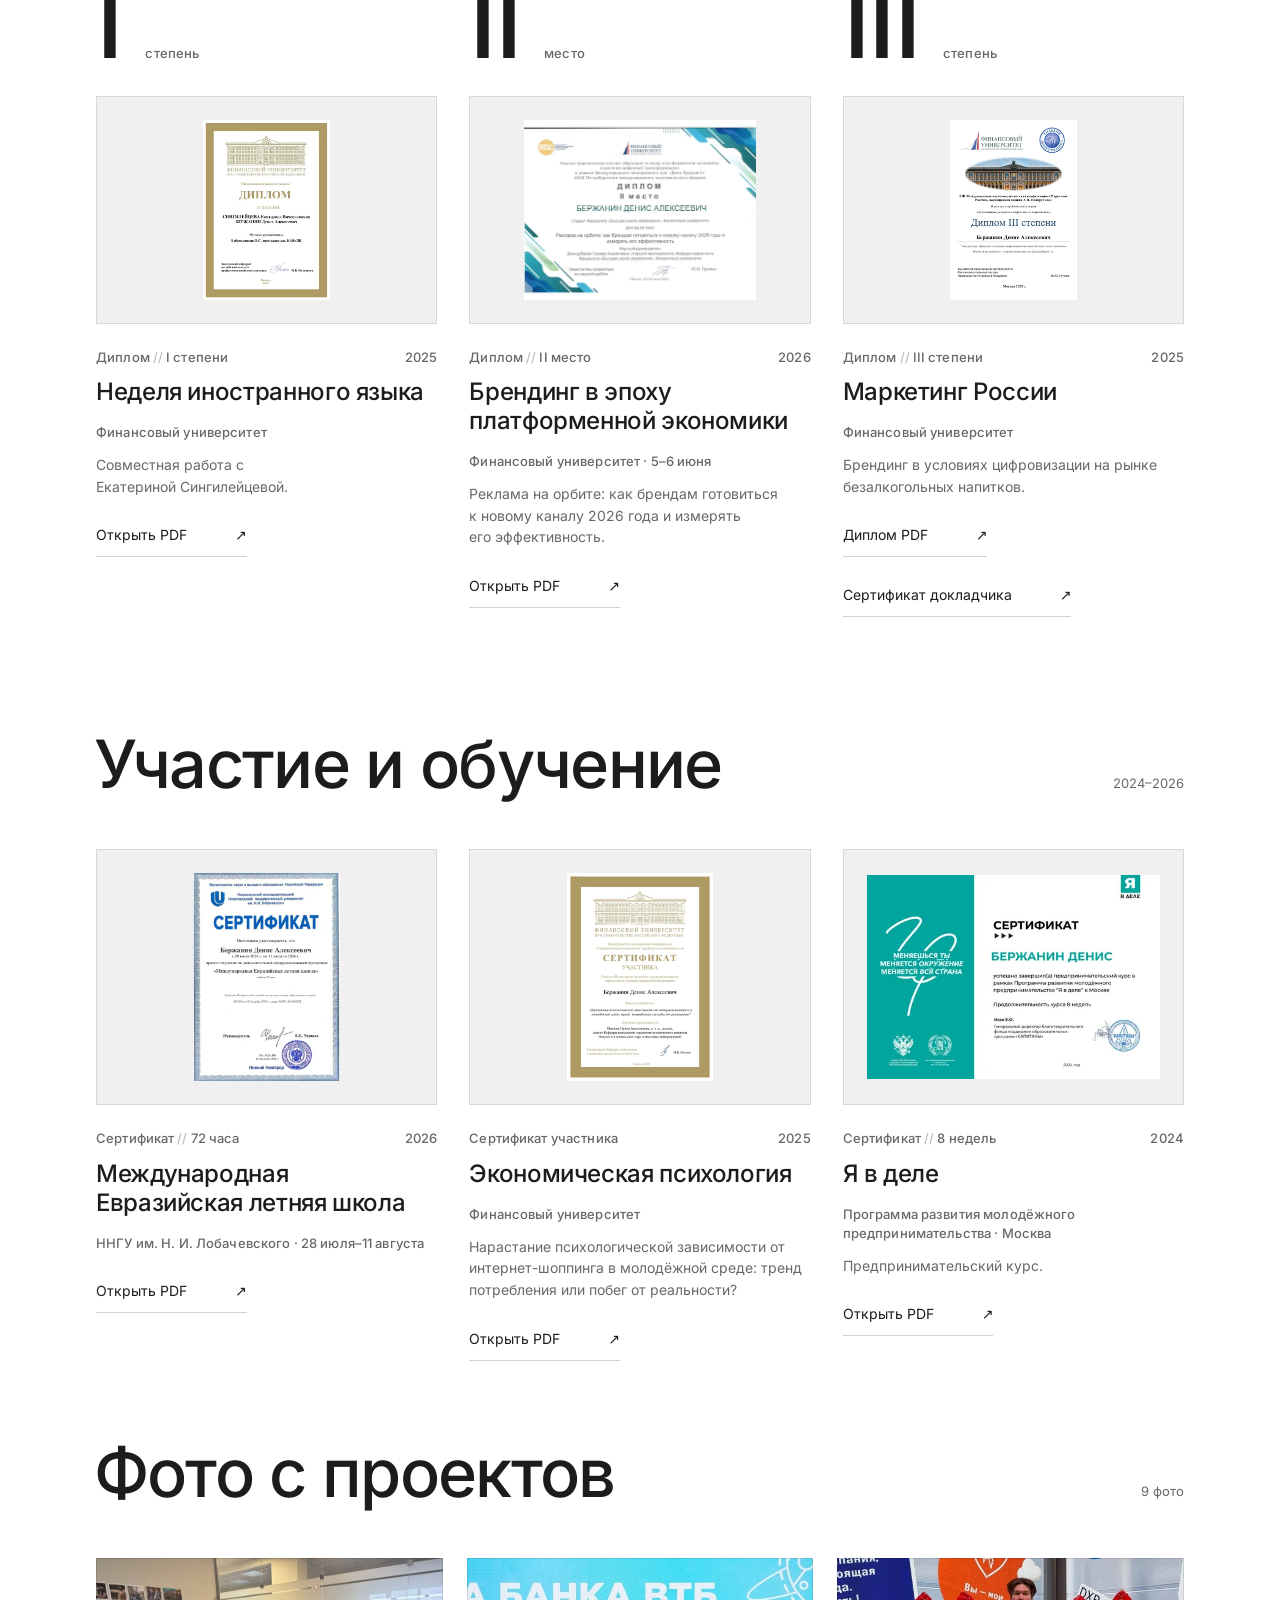
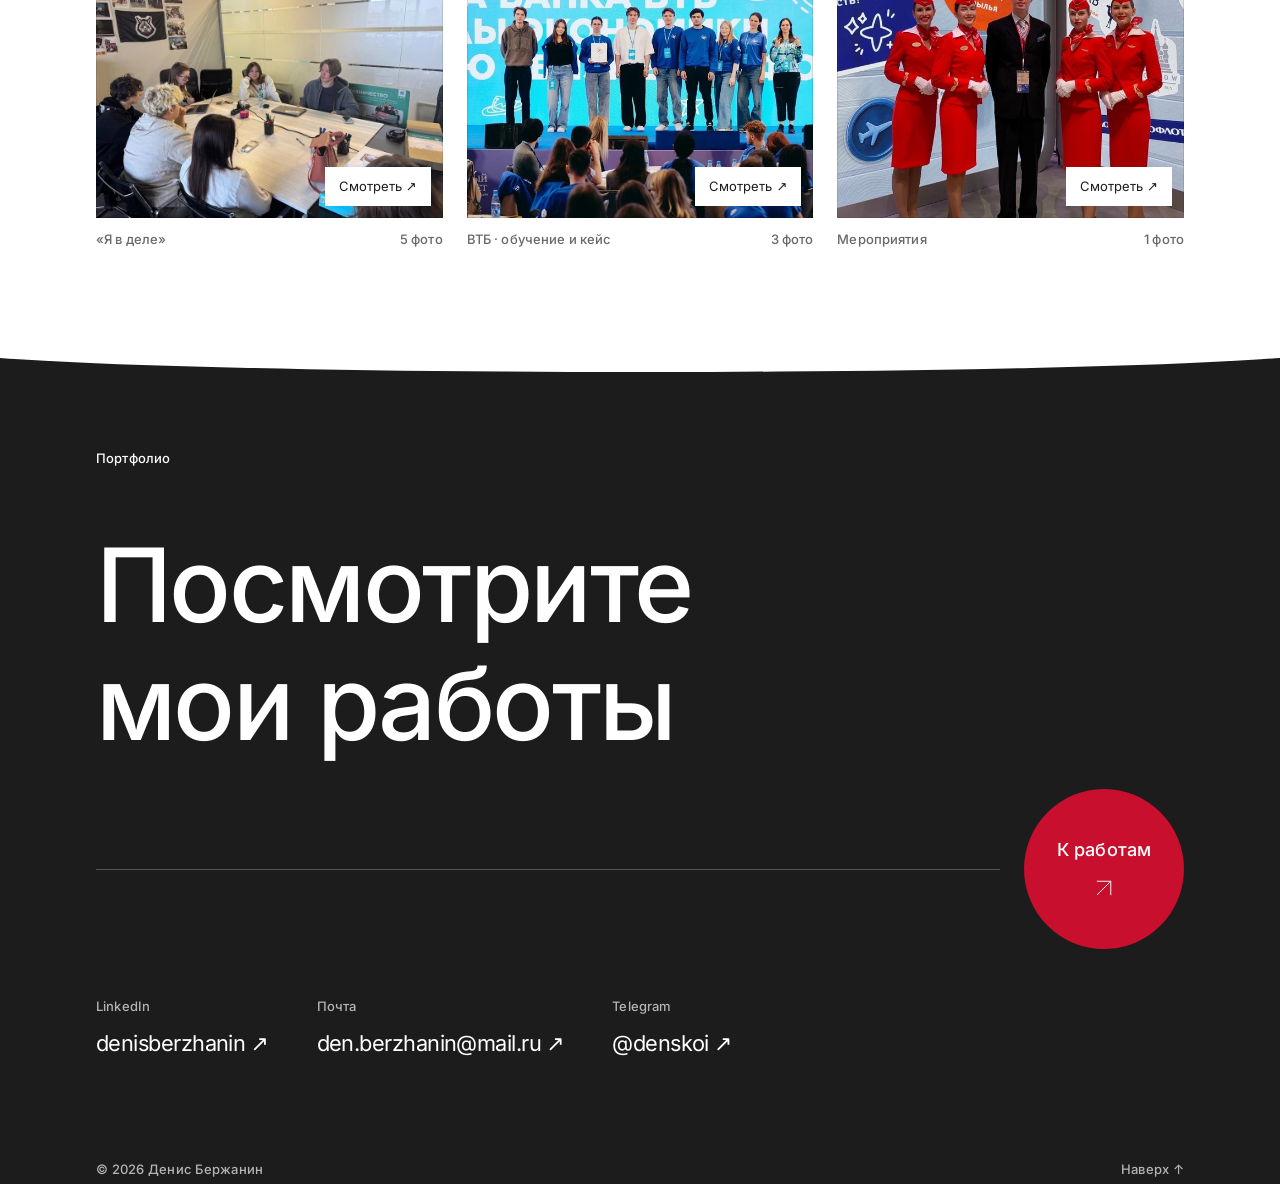
<file: resume.html>
<!doctype html>
<html lang="ru">
<head>
  <meta charset="utf-8">
  <meta name="viewport" content="width=device-width, initial-scale=1">
  <meta name="description" content="Резюме Дениса Бержанина: студент-маркетолог, 3-й курс Финансового университета. Проекты, инструменты, английский B2, награды и сертификаты, PDF для скачивания.">
  <link rel="alternate" hreflang="ru" href="https://denisberzh.github.io/resume.html">
  <link rel="alternate" hreflang="en" href="https://denisberzh.github.io/en/resume.html">
  <link rel="alternate" hreflang="x-default" href="https://denisberzh.github.io/resume.html">
  <script>(function(){try{var d=document.documentElement;if(d.lang!=='ru')return;if(!/[?&]utm_source=linkedin(&|$)/i.test(location.search))return;if(localStorage.getItem('lang-choice'))return;var l=document.querySelector('link[rel=alternate][hreflang=en]');if(l)location.replace(l.href+location.search+location.hash)}catch(e){}})();document.addEventListener('click',function(e){var a=e.target.closest&&e.target.closest('.lang-switch a');if(a)try{localStorage.setItem('lang-choice',document.documentElement.lang==='ru'?'en':'ru')}catch(x){}})</script>
  <link rel="canonical" href="https://denisberzh.github.io/resume.html">
  <meta property="og:type" content="website">
  <meta property="og:locale" content="ru_RU">
  <meta property="og:locale:alternate" content="en_US">
  <meta property="og:site_name" content="Денис Бержанин">
  <meta property="og:title" content="Резюме — Денис Бержанин · исследования и брендинг">
  <meta property="og:description" content="Резюме Дениса Бержанина: студент-маркетолог, 3-й курс Финансового университета. Проекты, инструменты, английский B2, награды и сертификаты, PDF для скачивания.">
  <meta property="og:url" content="https://denisberzh.github.io/resume.html">
  <meta property="og:image" content="https://denisberzh.github.io/assets/og-image.jpg">
  <meta property="og:image:width" content="1200">
  <meta property="og:image:height" content="630">
  <meta property="og:image:alt" content="Денис Бержанин — маркетолог · исследования и брендинг, портрет и направления работ">
  <meta name="twitter:card" content="summary_large_image">
  <meta name="twitter:title" content="Резюме — Денис Бержанин · исследования и брендинг">
  <meta name="twitter:description" content="Резюме Дениса Бержанина: студент-маркетолог, 3-й курс Финансового университета. Проекты, инструменты, английский B2, награды и сертификаты, PDF для скачивания.">
  <meta name="twitter:image" content="https://denisberzh.github.io/assets/og-image.jpg">
  <meta name="theme-color" content="#1c1c1c">
  <script type="application/ld+json" id="person-ld">{"@context": "https://schema.org", "@type": "Person", "name": "Денис Бержанин", "alternateName": ["Denis Berzhanin", "Бержанин Денис", "Berzhanin Denis"], "url": "https://denisberzh.github.io/", "image": "https://denisberzh.github.io/assets/portrait-800.webp", "jobTitle": "Студент-маркетолог", "description": "Студент-маркетолог, ищу стажировку в сфере маркетинга. Анализ рынков, потребительское поведение, позиционирование продуктов.", "affiliation": {"@type": "CollegeOrUniversity", "name": "Финансовый университет при Правительстве Российской Федерации"}, "knowsLanguage": ["ru", "en"], "knowsAbout": ["Маркетинговые исследования", "Сегментация", "Позиционирование", "Брендинг"], "email": "mailto:den.berzhanin@mail.ru", "sameAs": ["https://www.linkedin.com/in/denisberzhanin/", "https://t.me/denskoi", "https://github.com/DenisBerzh"]}</script>
  <title>Резюме — Денис Бержанин · исследования и брендинг</title>
  <link rel="icon" href="assets/favicon.svg" type="image/svg+xml">
  <link rel="icon" href="assets/favicon-32.png" type="image/png" sizes="32x32">
  <link rel="apple-touch-icon" href="assets/apple-touch-icon.png">
  <link rel="preload" href="assets/fonts/Inter-cyr.woff2" as="font" type="font/woff2" crossorigin>
  <link rel="preload" href="assets/fonts/InterDisplay500-cyr.woff2" as="font" type="font/woff2" crossorigin>
  <link rel="preload" href="assets/fonts/Inter-lat.woff2" as="font" type="font/woff2" crossorigin>
  <link rel="preload" as="image" href="assets/portrait-800.webp" imagesrcset="assets/portrait-400.webp 400w, assets/portrait-800.webp 800w, assets/portrait-1122.webp 1122w" imagesizes="(max-width: 600px) 78vw, (max-width: 900px) 52vw, 500px" fetchpriority="high">
  <link rel="stylesheet" href="styles.css?v=design-49">
    <link rel="stylesheet" href="motion.css?v=motion-12">
  <script src="motion-boot.js?v=motion-9"></script>
  <script src="motion.js?v=motion-12" defer></script>
  <script src="analytics.js?v=goals-3" defer></script>
  <script src="resume.js?v=resume-8" defer></script>
  <!-- Yandex.Metrika counter -->
  <script type="text/javascript">
    (function(m,e,t,r,i,k,a){
        m[i]=m[i]||function(){(m[i].a=m[i].a||[]).push(arguments)};
        m[i].l=1*new Date();
        for (var j = 0; j < document.scripts.length; j++) {if (document.scripts[j].src === r) { return; }}
        k=e.createElement(t),a=e.getElementsByTagName(t)[0],k.async=1,k.src=r,a.parentNode.insertBefore(k,a)
    })(window, document,'script','https://mc.yandex.ru/metrika/tag.js?id=113702455', 'ym');

    ym(113702455, 'init', {ssr:true, webvisor:true, clickmap:true, ecommerce:"dataLayer", referrer: document.referrer, url: location.href, accurateTrackBounce:true, trackLinks:true});
  </script>
  <noscript><div><img src="https://mc.yandex.ru/watch/113702455" style="position:absolute; left:-9999px;" alt="" /></div></noscript>
  <!-- /Yandex.Metrika counter -->
</head>
<body class="resume-page" id="top">
  <div class="page-curtain" aria-hidden="true"><span class="curtain-label">Резюме</span></div>
  <a class="skip-link" href="#resume">Перейти к резюме</a>
  <header class="header">
    <a class="wordmark" href="index.html" aria-label="Денис Бержанин — на главную"><span class="copyright">©</span><span>Денис Бержанин</span></a><span class="lang-switch" aria-label="Язык сайта"><span aria-current="true">RU</span><a href="en/resume.html" hreflang="en" lang="en">EN</a></span>
    <div class="header-actions"><nav class="desktop-nav" aria-label="Основная навигация"><a href="index.html#about">Обо мне</a><a href="index.html#experience">Опыт</a><a href="index.html#projects">Работы</a><a href="resume.html" aria-current="page">Резюме</a><a href="index.html#contact">Контакты</a></nav><a class="header-write" href="https://t.me/denskoi" target="_blank" rel="noopener">Написать <span aria-hidden="true">↗</span></a></div>
  </header>
  <button class="menu-toggle magnetic" type="button" aria-label="Открыть меню" aria-expanded="false" aria-controls="menu"><span></span><span></span></button>
  <dialog id="menu" class="menu" aria-label="Навигация по сайту">
    <button class="menu-close" type="button" aria-label="Закрыть меню"><span></span><span></span></button>
    <p class="eyebrow">Навигация</p>
    <nav aria-label="Меню сайта"><a href="index.html">Главная</a><a href="#resume">Резюме</a><a href="#language">Английский</a><a href="#certificates">Награды</a><a href="index.html#projects">Работы</a><a href="index.html#contact">Контакты</a></nav>
    <span class="lang-switch menu-lang" aria-label="Язык сайта"><span aria-current="true">RU</span><a href="en/resume.html" hreflang="en" lang="en">EN</a></span><div class="menu-contacts"><a href="https://www.linkedin.com/in/denisberzhanin/" target="_blank" rel="noopener"><span>LinkedIn</span>denisberzhanin ↗</a><a href="mailto:den.berzhanin@mail.ru"><span>Почта</span>den.berzhanin@mail.ru</a><a href="https://t.me/denskoi" target="_blank" rel="noopener"><span>Telegram</span>@denskoi ↗</a></div>
  </dialog>
  <main>
    <section class="resume-intro section-light" aria-labelledby="resume-name">
      <div class="section-top"><p class="eyebrow">Резюме</p><a class="text-link" href="index.html">На главную <span aria-hidden="true">↗</span></a></div>
      <div class="resume-intro-grid">
        <div class="resume-heading" data-reveal><h1 id="resume-name"><span class="line" style="--i:0"><span class="line-inner">Денис</span></span><span class="line" style="--i:1"><span class="line-inner">Бержанин</span></span><span aria-hidden="true"></span></h1><p>Маркетинг.<br>Исследования и&nbsp;брендинг.</p></div>
        <figure class="resume-portrait" data-reveal><img src="assets/portrait-1122.webp" srcset="assets/portrait-400.webp 400w, assets/portrait-800.webp 800w, assets/portrait-1122.webp 1122w" sizes="(max-width: 600px) 112px, (max-width: 1100px) 220px, 20vw" decoding="async" alt="Портрет Дениса Бержанина" width="1122" height="1402" fetchpriority="high"><p class="resume-status portrait-status"><span class="status-dot" aria-hidden="true"></span>Ищу стажировку в&nbsp;сфере маркетинга</p></figure>
      </div>
    </section>
    <section id="resume" class="resume-document cv-columns section-light" aria-labelledby="resume-title">
      <div class="cv-head"><h2 id="resume-title">Резюме</h2><a class="cv-pdf" href="assets/denis-berzhanin-resume.pdf" download>Скачать PDF <span aria-hidden="true">↓</span></a></div>
      <div class="cv-cols">
        <div class="cv-col" data-reveal>
          <h3>Опыт</h3>
          <article><p class="cv-meta">Исследование · по заказу компании</p><h4>ООО «Неровилль»</h4><p>Опрос ~100 человек и 7 глубинных интервью. Показал, что вода из одной скважины может отличаться в цене более чем в&nbsp;2&nbsp;раза за счёт бренда. Сам защитил рекомендации по ребрендингу, заказчик принял их все.</p></article>
          <article><p class="cv-meta">Командный проект · 3 дня</p><h4>Кейс-чемпионат ВТБ</h4><p>Построили модель на данных по всей Москве, которая находит лучшие места для банкоматов. Защитили решение перед представителями банка.</p></article>
          <article><p class="cv-meta">Наставник двух команд</p><h4>«Я в деле»</h4><p>Обучал участников, ставил задачи и сроки, сопровождал проекты и готовил отчёты. Обе команды довели проекты до защиты.</p></article>
          <article><p class="cv-meta">2026 · Курсовая, «отлично»</p><h4>Aviasales</h4><p>Стратегия нового B2B-направления: PESTEL, SWOT, коммуникация с корпоративной аудиторией, план продвижения на 6 месяцев, бюджет и KPI.</p></article>
          <article><p class="cv-meta">2025 · Курсовая, «отлично»</p><h4>Базовая линейка одежды</h4><p>Go-to-market модель для 5 товарных категорий на основе анализа рынка и практик Lime: аудитория, ассортимент, цены, каналы и бюджет запуска.</p></article>
        </div>
        <div class="cv-col" data-reveal>
          <h3>Навыки</h3>
          <article><h4>Исследования рынка</h4><p>Опросы и глубинные интервью, первичные и вторичные данные, выводы для команды.</p></article>
          <article><h4>Конкуренты и позиционирование</h4><p>Анализ конкурентов, сегментация, ценностное предложение.</p></article>
          <article><h4>Стратегия</h4><p>SWOT, PEST, 4P / 7P, план продвижения, бюджет и KPI.</p></article>
          <article><h4>Работа с командой</h4><p>Задачи и сроки, отчётность, защита решений перед заказчиком.</p></article>
          <article><h4>Визуальная подача</h4><p>Презентации, концепты интерфейсов и логотипы в Figma, Canva и Photoshop.</p></article>
          <article><h4>Английский · B2</h4><p>IELTS Academic 6.0, Duolingo English Test 110.</p></article>
          <article class="cv-tools"><h4>Инструменты</h4><ul class="tools cv-tools-mini" role="list"><li class="tool" style="--d:0"><span class="skill-icon" style="--brand:#000000;--glyph:#ffffff" aria-hidden="true"><svg viewBox="0 0 24 24"><path d="M22.2819 9.8211a5.9847 5.9847 0 0 0-.5157-4.9108 6.0462 6.0462 0 0 0-6.5098-2.9A6.0651 6.0651 0 0 0 4.9807 4.1818a5.9847 5.9847 0 0 0-3.9977 2.9 6.0462 6.0462 0 0 0 .7427 7.0966 5.98 5.98 0 0 0 .511 4.9107 6.051 6.051 0 0 0 6.5146 2.9001A5.9847 5.9847 0 0 0 13.2599 24a6.0557 6.0557 0 0 0 5.7718-4.2058 5.9894 5.9894 0 0 0 3.9977-2.9001 6.0557 6.0557 0 0 0-.7475-7.0729zm-9.022 12.6081a4.4755 4.4755 0 0 1-2.8764-1.0408l.1419-.0804 4.7783-2.7582a.7948.7948 0 0 0 .3927-.6813v-6.7369l2.02 1.1686a.071.071 0 0 1 .038.052v5.5826a4.504 4.504 0 0 1-4.4945 4.4944zm-9.6607-4.1254a4.4708 4.4708 0 0 1-.5346-3.0137l.142.0852 4.783 2.7582a.7712.7712 0 0 0 .7806 0l5.8428-3.3685v2.3324a.0804.0804 0 0 1-.0332.0615L9.74 19.9502a4.4992 4.4992 0 0 1-6.1408-1.6464zM2.3408 7.8956a4.485 4.485 0 0 1 2.3655-1.9728V11.6a.7664.7664 0 0 0 .3879.6765l5.8144 3.3543-2.0201 1.1685a.0757.0757 0 0 1-.071 0l-4.8303-2.7865A4.504 4.504 0 0 1 2.3408 7.872zm16.5963 3.8558L13.1038 8.364 15.1192 7.2a.0757.0757 0 0 1 .071 0l4.8303 2.7913a4.4944 4.4944 0 0 1-.6765 8.1042v-5.6772a.79.79 0 0 0-.407-.667zm2.0107-3.0231l-.142-.0852-4.7735-2.7818a.7759.7759 0 0 0-.7854 0L9.409 9.2297V6.8974a.0662.0662 0 0 1 .0284-.0615l4.8303-2.7866a4.4992 4.4992 0 0 1 6.6802 4.66zM8.3065 12.863l-2.02-1.1638a.0804.0804 0 0 1-.038-.0567V6.0742a4.4992 4.4992 0 0 1 7.3757-3.4537l-.142.0805L8.704 5.459a.7948.7948 0 0 0-.3927.6813zm1.0976-2.3654l2.602-1.4998 2.6069 1.4998v2.9994l-2.5974 1.4997-2.6067-1.4997Z"/></svg></span><span class="tool-name">ChatGPT</span><span class="tool-meter" role="meter" aria-valuemin="0" aria-valuemax="100" aria-valuenow="90" aria-label="ChatGPT: 90%"><span class="skill-track"><span class="skill-fill" style="--p:0.9"></span></span></span><span class="tool-level" aria-hidden="true"><span class="skill-pct">90</span>%</span></li><li class="tool" style="--d:1"><span class="skill-icon" style="--brand:#D97757;--glyph:#ffffff" aria-hidden="true"><svg viewBox="0 0 24 24"><path d="m4.7144 15.9555 4.7174-2.6471.079-.2307-.079-.1275h-.2307l-.7893-.0486-2.6956-.0729-2.3375-.0971-2.2646-.1214-.5707-.1215-.5343-.7042.0546-.3522.4797-.3218.686.0608 1.5179.1032 2.2767.1578 1.6514.0972 2.4468.255h.3886l.0546-.1579-.1336-.0971-.1032-.0972L6.973 9.8356l-2.55-1.6879-1.3356-.9714-.7225-.4918-.3643-.4614-.1578-1.0078.6557-.7225.8803.0607.2246.0607.8925.686 1.9064 1.4754 2.4893 1.8336.3643.3035.1457-.1032.0182-.0728-.164-.2733-1.3539-2.4467-1.445-2.4893-.6435-1.032-.17-.6194c-.0607-.255-.1032-.4674-.1032-.7285L6.287.1335 6.6997 0l.9957.1336.419.3642.6192 1.4147 1.0018 2.2282 1.5543 3.0296.4553.8985.2429.8318.091.255h.1579v-.1457l.1275-1.706.2368-2.0947.2307-2.6957.0789-.7589.3764-.9107.7468-.4918.5828.2793.4797.686-.0668.4433-.2853 1.8517-.5586 2.9021-.3643 1.9429h.2125l.2429-.2429.9835-1.3053 1.6514-2.0643.7286-.8196.85-.9046.5464-.4311h1.0321l.759 1.1293-.34 1.1657-1.0625 1.3478-.8804 1.1414-1.2628 1.7-.7893 1.36.0729.1093.1882-.0183 2.8535-.607 1.5421-.2794 1.8396-.3157.8318.3886.091.3946-.3278.8075-1.967.4857-2.3072.4614-3.4364.8136-.0425.0304.0486.0607 1.5482.1457.6618.0364h1.621l3.0175.2247.7892.522.4736.6376-.079.4857-1.2142.6193-1.6393-.3886-3.825-.9107-1.3113-.3279h-.1822v.1093l1.0929 1.0686 2.0035 1.8092 2.5075 2.3314.1275.5768-.3218.4554-.34-.0486-2.2039-1.6575-.85-.7468-1.9246-1.621h-.1275v.17l.4432.6496 2.3436 3.5214.1214 1.0807-.17.3521-.6071.2125-.6679-.1214-1.3721-1.9246L14.38 17.959l-1.1414-1.9428-.1397.079-.674 7.2552-.3156.3703-.7286.2793-.6071-.4614-.3218-.7468.3218-1.4753.3886-1.9246.3157-1.53.2853-1.9004.17-.6314-.0121-.0425-.1397.0182-1.4328 1.9672-2.1796 2.9446-1.7243 1.8456-.4128.164-.7164-.3704.0667-.6618.4008-.5889 2.386-3.0357 1.4389-1.882.929-1.0868-.0062-.1579h-.0546l-6.3385 4.1164-1.1293.1457-.4857-.4554.0608-.7467.2307-.2429 1.9064-1.3114Z"/></svg></span><span class="tool-name">Claude</span><span class="tool-meter" role="meter" aria-valuemin="0" aria-valuemax="100" aria-valuenow="90" aria-label="Claude: 90%"><span class="skill-track"><span class="skill-fill" style="--p:0.9"></span></span></span><span class="tool-level" aria-hidden="true"><span class="skill-pct">90</span>%</span></li><li class="tool" style="--d:2"><span class="skill-icon" style="--brand:#C43E1C;--glyph:#ffffff" aria-hidden="true"><svg viewBox="0 0 24 24"><path d="M13.5 1.5q1.453 0 2.795.375 1.342.375 2.508 1.06 1.166.686 2.12 1.641.956.955 1.641 2.121.686 1.166 1.061 2.508Q24 10.547 24 12q0 1.453-.375 2.795-.375 1.342-1.06 2.508-.686 1.166-1.641 2.12-.955.956-2.121 1.641-1.166.686-2.508 1.061-1.342.375-2.795.375-1.29 0-2.52-.305-1.23-.304-2.337-.884-1.108-.58-2.063-1.418-.955-.838-1.693-1.893H.997q-.411 0-.704-.293T0 17.004V6.996q0-.41.293-.703T.996 6h3.89q.739-1.055 1.694-1.893.955-.837 2.063-1.418 1.107-.58 2.337-.884Q12.21 1.5 13.5 1.5zm.75 1.535v8.215h8.215q-.14-1.64-.826-3.076-.686-1.436-1.782-2.531-1.095-1.096-2.537-1.782-1.441-.685-3.07-.826zm-5.262 7.57q0-.68-.228-1.166-.229-.486-.627-.79-.399-.305-.938-.446-.539-.14-1.172-.14H2.848v7.863h1.84v-2.742H5.93q.574 0 1.119-.17t.978-.493q.434-.322.698-.802.263-.48.263-1.114zM13.5 21q1.172 0 2.262-.287t2.056-.82q.967-.534 1.776-1.278.808-.744 1.418-1.664.61-.92.984-1.986.375-1.067.469-2.227h-9.703V3.035q-1.735.14-3.27.908T6.797 6h4.207q.41 0 .703.293t.293.703v10.008q0 .41-.293.703t-.703.293H6.797q.644.715 1.412 1.271.768.557 1.623.944.855.387 1.781.586Q12.54 21 13.5 21zM5.812 9.598q.575 0 .915.228.34.229.34.838 0 .27-.124.44-.123.17-.31.275-.188.105-.422.146-.234.041-.445.041H4.687V9.598Z"/></svg></span><span class="tool-name">PowerPoint</span><span class="tool-meter" role="meter" aria-valuemin="0" aria-valuemax="100" aria-valuenow="90" aria-label="PowerPoint: 90%"><span class="skill-track"><span class="skill-fill" style="--p:0.9"></span></span></span><span class="tool-level" aria-hidden="true"><span class="skill-pct">90</span>%</span></li><li class="tool" style="--d:3"><span class="skill-icon" style="--brand:#0F9D58;--glyph:#ffffff" aria-hidden="true"><svg viewBox="0 0 24 24"><path d="M11.318 12.545H7.91v-1.909h3.41v1.91zM14.728 0v6h6l-6-6zm1.363 10.636h-3.41v1.91h3.41v-1.91zm0 3.273h-3.41v1.91h3.41v-1.91zM20.727 6.5v15.864c0 .904-.732 1.636-1.636 1.636H4.909a1.636 1.636 0 0 1-1.636-1.636V1.636C3.273.732 4.005 0 4.909 0h9.318v6.5h6.5zm-3.273 2.773H6.545v7.909h10.91v-7.91zm-6.136 4.636H7.91v1.91h3.41v-1.91z"/></svg></span><span class="tool-name">Google Sheets<span class="tool-note">и Forms</span></span><span class="tool-meter" role="meter" aria-valuemin="0" aria-valuemax="100" aria-valuenow="80" aria-label="Google Sheets и Forms: 80%"><span class="skill-track"><span class="skill-fill" style="--p:0.8"></span></span></span><span class="tool-level" aria-hidden="true"><span class="skill-pct">80</span>%</span></li><li class="tool" style="--d:4"><span class="skill-icon" style="--brand:#107C41;--glyph:#ffffff" aria-hidden="true"><svg viewBox="0 0 24 24"><path d="M23 1.5q.41 0 .7.3.3.29.3.7v19q0 .41-.3.7-.29.3-.7.3H7q-.41 0-.7-.3-.3-.29-.3-.7V18H1q-.41 0-.7-.3-.3-.29-.3-.7V7q0-.41.3-.7Q.58 6 1 6h5V2.5q0-.41.3-.7.29-.3.7-.3zM6 13.28l1.42 2.66h2.14l-2.38-3.87 2.34-3.8H7.46l-1.3 2.4-.05.08-.04.09-.64-1.28-.66-1.29H2.59l2.27 3.82-2.48 3.85h2.16zM14.25 21v-3H7.5v3zm0-4.5v-3.75H12v3.75zm0-5.25V7.5H12v3.75zm0-5.25V3H7.5v3zm8.25 15v-3h-6.75v3zm0-4.5v-3.75h-6.75v3.75zm0-5.25V7.5h-6.75v3.75zm0-5.25V3h-6.75v3Z"/></svg></span><span class="tool-name">Excel</span><span class="tool-meter" role="meter" aria-valuemin="0" aria-valuemax="100" aria-valuenow="90" aria-label="Excel: 90%"><span class="skill-track"><span class="skill-fill" style="--p:0.9"></span></span></span><span class="tool-level" aria-hidden="true"><span class="skill-pct">90</span>%</span></li><li class="tool" style="--d:5"><span class="skill-icon skill-mono" style="--brand:#2E7CF6;--glyph:#ffffff" aria-hidden="true">amo</span><span class="tool-name">amoCRM<span class="tool-note">изучаю</span></span><span class="tool-meter" role="meter" aria-valuemin="0" aria-valuemax="100" aria-valuenow="60" aria-label="amoCRM: 60%"><span class="skill-track"><span class="skill-fill" style="--p:0.6"></span></span></span><span class="tool-level" aria-hidden="true"><span class="skill-pct">60</span>%</span></li><li class="tool" style="--d:6"><span class="skill-icon skill-mono skill-mono-ya" style="--brand:#FC3F1D;--glyph:#ffffff" aria-hidden="true">Я</span><span class="tool-name">Яндекс Вордстат</span><span class="tool-meter" role="meter" aria-valuemin="0" aria-valuemax="100" aria-valuenow="60" aria-label="Яндекс Вордстат: 60%"><span class="skill-track"><span class="skill-fill" style="--p:0.6"></span></span></span><span class="tool-level" aria-hidden="true"><span class="skill-pct">60</span>%</span></li><li class="tool" style="--d:7"><span class="skill-icon skill-mono skill-mono-ya" style="--brand:#FC3F1D;--glyph:#ffffff" aria-hidden="true">Я</span><span class="tool-name">Яндекс Метрика<span class="tool-note">изучаю</span></span><span class="tool-meter" role="meter" aria-valuemin="0" aria-valuemax="100" aria-valuenow="40" aria-label="Яндекс Метрика: 40%"><span class="skill-track"><span class="skill-fill" style="--p:0.4"></span></span></span><span class="tool-level" aria-hidden="true"><span class="skill-pct">40</span>%</span></li><li class="tool" style="--d:8"><span class="skill-icon" style="--brand:#276DC3;--glyph:#ffffff" aria-hidden="true"><svg viewBox="0 0 24 24"><path d="M12 2.746c-6.627 0-12 3.599-12 8.037 0 3.897 4.144 7.144 9.64 7.88V16.26c-2.924-.915-4.925-2.755-4.925-4.877 0-3.035 4.084-5.494 9.12-5.494 5.038 0 8.757 1.683 8.757 5.494 0 1.976-.999 3.379-2.662 4.272.09.066.174.128.258.216.169.149.25.363.372.544 2.128-1.45 3.44-3.437 3.44-5.631 0-4.44-5.373-8.038-12-8.038zm-2.111 4.99v13.516l4.093-.002-.002-5.291h1.1c.225 0 .321.066.549.25.272.22.715.982.715.982l2.164 4.063 4.627-.002-2.864-4.826s-.086-.193-.265-.383a2.22 2.22 0 00-.582-.416c-.422-.214-1.149-.434-1.149-.434s3.578-.264 3.578-3.826c0-3.562-3.744-3.63-3.744-3.63zm4.127 2.93l2.478.002s1.149-.062 1.149 1.127c0 1.165-1.149 1.17-1.149 1.17h-2.478zm1.754 6.119c-.494.049-1.012.079-1.54.088v1.807a16.622 16.622 0 002.37-.473l-.471-.891s-.108-.183-.248-.394c-.039-.054-.08-.098-.111-.137z"/></svg></span><span class="tool-name">R</span><span class="tool-meter" role="meter" aria-valuemin="0" aria-valuemax="100" aria-valuenow="30" aria-label="R: 30%"><span class="skill-track"><span class="skill-fill" style="--p:0.3"></span></span></span><span class="tool-level" aria-hidden="true"><span class="skill-pct">30</span>%</span></li><li class="tool" style="--d:9"><span class="skill-icon" style="--brand:#3776AB;--glyph:#FFD43B" aria-hidden="true"><svg viewBox="0 0 24 24"><path d="M14.25.18l.9.2.73.26.59.3.45.32.34.34.25.34.16.33.1.3.04.26.02.2-.01.13V8.5l-.05.63-.13.55-.21.46-.26.38-.3.31-.33.25-.35.19-.35.14-.33.1-.3.07-.26.04-.21.02H8.77l-.69.05-.59.14-.5.22-.41.27-.33.32-.27.35-.2.36-.15.37-.1.35-.07.32-.04.27-.02.21v3.06H3.17l-.21-.03-.28-.07-.32-.12-.35-.18-.36-.26-.36-.36-.35-.46-.32-.59-.28-.73-.21-.88-.14-1.05-.05-1.23.06-1.22.16-1.04.24-.87.32-.71.36-.57.4-.44.42-.33.42-.24.4-.16.36-.1.32-.05.24-.01h.16l.06.01h8.16v-.83H6.18l-.01-2.75-.02-.37.05-.34.11-.31.17-.28.25-.26.31-.23.38-.2.44-.18.51-.15.58-.12.64-.1.71-.06.77-.04.84-.02 1.27.05zm-6.3 1.98l-.23.33-.08.41.08.41.23.34.33.22.41.09.41-.09.33-.22.23-.34.08-.41-.08-.41-.23-.33-.33-.22-.41-.09-.41.09zm13.09 3.95l.28.06.32.12.35.18.36.27.36.35.35.47.32.59.28.73.21.88.14 1.04.05 1.23-.06 1.23-.16 1.04-.24.86-.32.71-.36.57-.4.45-.42.33-.42.24-.4.16-.36.09-.32.05-.24.02-.16-.01h-8.22v.82h5.84l.01 2.76.02.36-.05.34-.11.31-.17.29-.25.25-.31.24-.38.2-.44.17-.51.15-.58.13-.64.09-.71.07-.77.04-.84.01-1.27-.04-1.07-.14-.9-.2-.73-.25-.59-.3-.45-.33-.34-.34-.25-.34-.16-.33-.1-.3-.04-.25-.02-.2.01-.13v-5.34l.05-.64.13-.54.21-.46.26-.38.3-.32.33-.24.35-.2.35-.14.33-.1.3-.06.26-.04.21-.02.13-.01h5.84l.69-.05.59-.14.5-.21.41-.28.33-.32.27-.35.2-.36.15-.36.1-.35.07-.32.04-.28.02-.21V6.07h2.09l.14.01zm-6.47 14.25l-.23.33-.08.41.08.41.23.33.33.23.41.08.41-.08.33-.23.23-.33.08-.41-.08-.41-.23-.33-.33-.23-.41-.08-.41.08z"/></svg></span><span class="tool-name">Python</span><span class="tool-meter" role="meter" aria-valuemin="0" aria-valuemax="100" aria-valuenow="30" aria-label="Python: 30%"><span class="skill-track"><span class="skill-fill" style="--p:0.3"></span></span></span><span class="tool-level" aria-hidden="true"><span class="skill-pct">30</span>%</span></li><li class="tool" style="--d:10"><span class="skill-icon" style="--brand:#1E1E1E;--glyph:#ffffff" aria-hidden="true"><svg viewBox="0 0 24 24"><path d="M15.852 8.981h-4.588V0h4.588c2.476 0 4.49 2.014 4.49 4.49s-2.014 4.491-4.49 4.491zM12.735 7.51h3.117c1.665 0 3.019-1.355 3.019-3.019s-1.355-3.019-3.019-3.019h-3.117V7.51zm0 1.471H8.148c-2.476 0-4.49-2.014-4.49-4.49S5.672 0 8.148 0h4.588v8.981zm-4.587-7.51c-1.665 0-3.019 1.355-3.019 3.019s1.354 3.02 3.019 3.02h3.117V1.471H8.148zm4.587 15.019H8.148c-2.476 0-4.49-2.014-4.49-4.49s2.014-4.49 4.49-4.49h4.588v8.98zM8.148 8.981c-1.665 0-3.019 1.355-3.019 3.019s1.355 3.019 3.019 3.019h3.117V8.981H8.148zM8.172 24c-2.489 0-4.515-2.014-4.515-4.49s2.014-4.49 4.49-4.49h4.588v4.441c0 2.503-2.047 4.539-4.563 4.539zm-.024-7.51a3.023 3.023 0 0 0-3.019 3.019c0 1.665 1.365 3.019 3.044 3.019 1.705 0 3.093-1.376 3.093-3.068v-2.97H8.148zm7.704 0h-.098c-2.476 0-4.49-2.014-4.49-4.49s2.014-4.49 4.49-4.49h.098c2.476 0 4.49 2.014 4.49 4.49s-2.014 4.49-4.49 4.49zm-.097-7.509c-1.665 0-3.019 1.355-3.019 3.019s1.355 3.019 3.019 3.019h.098c1.665 0 3.019-1.355 3.019-3.019s-1.355-3.019-3.019-3.019h-.098z"/></svg></span><span class="tool-name">Figma</span><span class="tool-meter" role="meter" aria-valuemin="0" aria-valuemax="100" aria-valuenow="80" aria-label="Figma: 80%"><span class="skill-track"><span class="skill-fill" style="--p:0.8"></span></span></span><span class="tool-level" aria-hidden="true"><span class="skill-pct">80</span>%</span></li><li class="tool" style="--d:11"><span class="skill-icon" style="--brand:#001E36;--glyph:#31A8FF" aria-hidden="true"><svg viewBox="0 0 24 24"><path d="M9.85 8.42c-.37-.15-.77-.21-1.18-.2-.26 0-.49 0-.68.01-.2-.01-.34 0-.41.01v3.36c.14.01.27.02.39.02h.53c.39 0 .78-.06 1.15-.18.32-.09.6-.28.82-.53.21-.25.31-.59.31-1.03.01-.31-.07-.62-.23-.89-.17-.26-.41-.46-.7-.57zM19.75.3H4.25C1.9.3 0 2.2 0 4.55v14.899c0 2.35 1.9 4.25 4.25 4.25h15.5c2.35 0 4.25-1.9 4.25-4.25V4.55C24 2.2 22.1.3 19.75.3zm-7.391 11.65c-.399.56-.959.98-1.609 1.22-.68.25-1.43.34-2.25.34-.24 0-.4 0-.5-.01s-.24-.01-.43-.01v3.209c.01.07-.04.131-.11.141H5.52c-.08 0-.12-.041-.12-.131V6.42c0-.07.03-.11.1-.11.17 0 .33 0 .56-.01.24-.01.49-.01.76-.02s.56-.01.87-.02c.31-.01.61-.01.91-.01.82 0 1.5.1 2.06.31.5.17.96.45 1.34.82.32.32.57.71.73 1.14.149.42.229.85.229 1.3.001.86-.199 1.57-.6 2.13zm7.091 3.89c-.28.4-.671.709-1.12.891-.49.209-1.09.318-1.811.318-.459 0-.91-.039-1.359-.129-.35-.061-.7-.17-1.02-.32-.07-.039-.121-.109-.111-.189v-1.74c0-.029.011-.07.041-.09.029-.02.06-.01.09.01.39.23.8.391 1.24.49.379.1.779.15 1.18.15.38 0 .65-.051.83-.141.16-.07.27-.24.27-.42 0-.141-.08-.27-.24-.4-.16-.129-.489-.279-.979-.471-.51-.18-.979-.42-1.42-.719-.31-.221-.569-.51-.761-.85-.159-.32-.239-.67-.229-1.021 0-.43.12-.84.341-1.21.25-.4.619-.72 1.049-.92.469-.239 1.059-.349 1.769-.349.41 0 .83.03 1.24.09.3.04.59.12.86.23.039.01.08.05.1.09.01.04.02.08.02.12v1.63c0 .04-.02.08-.05.1-.09.02-.14.02-.18 0-.3-.16-.62-.27-.96-.34-.37-.08-.74-.13-1.12-.13-.2-.01-.41.02-.601.07-.129.03-.24.1-.31.2-.05.08-.08.18-.08.27s.04.18.101.26c.09.11.209.2.34.27.229.12.47.23.709.33.541.18 1.061.43 1.541.73.33.209.6.49.789.83.16.318.24.67.23 1.029.011.471-.129.94-.389 1.331z"/></svg></span><span class="tool-name">Photoshop</span><span class="tool-meter" role="meter" aria-valuemin="0" aria-valuemax="100" aria-valuenow="60" aria-label="Photoshop: 60%"><span class="skill-track"><span class="skill-fill" style="--p:0.6"></span></span></span><span class="tool-level" aria-hidden="true"><span class="skill-pct">60</span>%</span></li><li class="tool" style="--d:12"><span class="skill-icon" style="--brand:#00C4CC;--glyph:#ffffff" aria-hidden="true"><svg viewBox="0 0 24 24"><path d="M12 0C5.373 0 0 5.373 0 12s5.373 12 12 12 12-5.373 12-12S18.627 0 12 0zM6.962 7.68c.754 0 1.337.549 1.405 1.2.069.583-.171 1.097-.822 1.406-.343.171-.48.172-.549.069-.034-.069 0-.137.069-.206.617-.514.617-.926.548-1.508-.034-.378-.308-.618-.583-.618-1.2 0-2.914 2.674-2.674 4.629.103.754.549 1.646 1.509 1.646.308 0 .65-.103.96-.24.5-.264.799-.47 1.097-.8-.073-.885.704-2.046 1.851-2.046.515 0 .926.205.96.583.068.514-.377.582-.514.582s-.378-.034-.378-.17c-.034-.138.309-.07.275-.378-.035-.206-.24-.274-.446-.274-.72 0-1.131.994-1.029 1.611.035.275.172.549.447.549.205 0 .514-.31.617-.755.068-.308.343-.514.583-.514.102 0 .17.034.205.171v.138c-.034.137-.137.548-.102.651 0 .069.034.171.17.171.092 0 .436-.18.777-.459.117-.59.253-1.298.253-1.357.034-.24.137-.48.617-.48.103 0 .171.034.205.171v.138l-.136.617c.445-.583 1.097-.994 1.508-.994.172 0 .309.102.309.274 0 .103 0 .274-.069.446-.137.377-.309.96-.412 1.474 0 .137.035.274.207.274.171 0 .685-.206 1.096-.754l.007-.004c-.002-.068-.007-.134-.007-.202 0-.411.035-.754.104-.994.068-.274.411-.514.617-.514.103 0 .205.069.205.171 0 .035 0 .103-.034.137-.137.446-.24.857-.24 1.269 0 .24.034.582.102.788 0 .034.035.069.07.069.068 0 .548-.445.89-1.028-.308-.206-.48-.549-.48-.96 0-.72.446-1.097.858-1.097.343 0 .617.24.617.72 0 .308-.103.65-.274.96h.102a.77.77 0 0 0 .584-.24.293.293 0 0 1 .134-.117c.335-.425.83-.74 1.41-.74.48 0 .924.205.959.582.068.515-.378.618-.515.618l-.002-.002c-.138 0-.377-.035-.377-.172 0-.137.309-.068.274-.376-.034-.206-.24-.275-.446-.275-.686 0-1.13.891-1.028 1.611.034.275.171.583.445.583.206 0 .515-.308.652-.754.068-.274.343-.514.583-.514.103 0 .17.034.205.171 0 .069 0 .206-.137.652-.17.308-.171.48-.137.617.034.274.171.48.309.583.034.034.068.102.068.102 0 .069-.034.138-.137.138-.034 0-.068 0-.103-.035-.514-.205-.72-.548-.789-.891-.205.24-.445.377-.72.377-.445 0-.89-.411-.96-.926a1.609 1.609 0 0 1 .075-.649c-.203.13-.422.203-.623.203h-.17c-.447.652-.927 1.098-1.27 1.303a.896.896 0 0 1-.377.104c-.068 0-.171-.035-.205-.104-.095-.152-.156-.392-.193-.667-.481.527-1.145.805-1.453.805-.343 0-.548-.206-.582-.55v-.376c.102-.754.377-1.2.377-1.337a.074.074 0 0 0-.069-.07c-.24 0-1.028.824-1.166 1.373l-.103.445c-.068.309-.377.515-.582.515-.103 0-.172-.035-.206-.172v-.137l.046-.233c-.435.31-.87.508-1.075.508-.308 0-.48-.172-.514-.412-.206.274-.445.412-.754.412-.352 0-.696-.24-.862-.593-.244.275-.523.553-.852.764-.48.309-1.028.549-1.68.549-.582 0-1.097-.309-1.371-.583-.412-.377-.651-.96-.686-1.509-.205-1.68.823-3.84 2.4-4.8.378-.205.755-.343 1.132-.343zm9.77 3.291c-.104 0-.172.172-.172.343 0 .274.137.583.309.755a1.74 1.74 0 0 0 .102-.583c0-.343-.137-.515-.24-.515z"/></svg></span><span class="tool-name">Canva</span><span class="tool-meter" role="meter" aria-valuemin="0" aria-valuemax="100" aria-valuenow="80" aria-label="Canva: 80%"><span class="skill-track"><span class="skill-fill" style="--p:0.8"></span></span></span><span class="tool-level" aria-hidden="true"><span class="skill-pct">80</span>%</span></li><li class="tool" style="--d:13"><span class="skill-icon" style="--brand:#7C3AED;--glyph:#ffffff" aria-hidden="true"><svg viewBox="0 0 24 24"><path d="M19.355 18.538a68.967 68.959 0 0 0 1.858-2.954.81.81 0 0 0-.062-.9c-.516-.685-1.504-2.075-2.042-3.362-.553-1.321-.636-3.375-.64-4.377a1.707 1.707 0 0 0-.358-1.05l-3.198-4.064a3.744 3.744 0 0 1-.076.543c-.106.503-.307 1.004-.536 1.5-.134.29-.29.6-.446.914l-.31.626c-.516 1.068-.997 2.227-1.132 3.59-.124 1.26.046 2.73.815 4.481.128.011.257.025.386.044a6.363 6.363 0 0 1 3.326 1.505c.916.79 1.744 1.922 2.415 3.5zM8.199 22.569c.073.012.146.02.22.02.78.024 2.095.092 3.16.29.87.16 2.593.64 4.01 1.055 1.083.316 2.198-.548 2.355-1.664.114-.814.33-1.735.725-2.58l-.01.005c-.67-1.87-1.522-3.078-2.416-3.849a5.295 5.295 0 0 0-2.778-1.257c-1.54-.216-2.952.19-3.84.45.532 2.218.368 4.829-1.425 7.531zM5.533 9.938c-.023.1-.056.197-.098.29L2.82 16.059a1.602 1.602 0 0 0 .313 1.772l4.116 4.24c2.103-3.101 1.796-6.02.836-8.3-.728-1.73-1.832-3.081-2.55-3.831zM9.32 14.01c.615-.183 1.606-.465 2.745-.534-.683-1.725-.848-3.233-.716-4.577.154-1.552.7-2.847 1.235-3.95.113-.235.223-.454.328-.664.149-.297.288-.577.419-.86.217-.47.379-.885.46-1.27.08-.38.08-.72-.014-1.043-.095-.325-.297-.675-.68-1.06a1.6 1.6 0 0 0-1.475.36l-4.95 4.452a1.602 1.602 0 0 0-.513.952l-.427 2.83c.672.59 2.328 2.316 3.335 4.711.09.21.175.43.253.653z"/></svg></span><span class="tool-name">Obsidian</span><span class="tool-meter" role="meter" aria-valuemin="0" aria-valuemax="100" aria-valuenow="80" aria-label="Obsidian: 80%"><span class="skill-track"><span class="skill-fill" style="--p:0.8"></span></span></span><span class="tool-level" aria-hidden="true"><span class="skill-pct">80</span>%</span></li></ul></article>
        </div>
        <div class="cv-col" data-reveal>
          <h3>Образование и награды</h3>
          <article><p class="cv-meta">3-й курс · Высшая школа управления</p><h4>Финансовый университет</h4><p>«Менеджмент» (38.03.02), профиль «Маркетинг».</p></article>
          <article><p class="cv-meta">2025 · Журнал из перечня ВАК</p><h4>Публикация</h4><p>Соавтор статьи о рынке безалкогольных напитков и брендинге для нового поколения, «Практический маркетинг», № 3. <a class="cv-article-link" href="https://doi.org/10.24412/2071-3762-2025-3333-26-33" target="_blank" rel="noopener">Читать статью ↗</a></p></article>
          <article><p class="cv-meta">2026</p><h4>II место</h4><p>Конференция «Брендинг в эпоху платформенной экономики».</p></article>
          <article><p class="cv-meta">2025</p><h4>III степень</h4><p>Конференция «Маркетинг России».</p></article>
          <article><p class="cv-meta">2025</p><h4>I степень</h4><p>Неделя иностранного языка, совместно с Екатериной Сингилейцевой.</p></article>
          <article><p class="cv-meta">2026 · 72 часа</p><h4>Евразийская летняя школа ННГУ</h4></article>
        </div>
      </div>
    </section>
    <section id="language" class="language-section section-light" aria-labelledby="language-title">
      <div class="resume-section-heading"><h2 id="language-title">Английский <br>язык</h2><span class="subtle">Языковые сертификаты</span></div>
      <div class="language-grid">
<article class="certificate-card language-card" data-reveal>
        <div class="certificate-meta"><span>Языковой сертификат</span><span>30 августа 2026</span></div>
        <h3>IELTS Academic</h3>
        <div class="language-result"><p class="language-score" aria-label="Общий балл: 6.0 из 9">6.0<span>/ 9</span></p><span class="language-level">CEFR B2</span></div>
        <a class="certificate-preview" href="assets/certificates/ielts-academic-2026-public-v2.pdf" target="_blank" rel="noopener" data-certificate="ielts-academic-2026" aria-label="Смотреть: IELTS Academic" aria-haspopup="dialog"><img src="assets/certificates/ielts-academic-2026-public-v2.jpg" srcset="assets/certificates/ielts-academic-2026-public-v2-480.webp 480w, assets/certificates/ielts-academic-2026-public-v2-960.webp 960w" sizes="(max-width: 600px) 80vw, 40vw" alt="IELTS Academic: общий балл 6.0, CEFR B2" width="1071" height="1516" loading="lazy"><span aria-hidden="true">Смотреть ↗</span></a>
        <a class="certificate-pdf" href="assets/certificates/ielts-academic-2026-public-v2.pdf" target="_blank" rel="noopener">Открыть PDF<span class="sr-only">: IELTS Academic</span> <span aria-hidden="true">↗</span></a><p class="language-copy-note">Публичная копия: дата рождения и личные номера скрыты.</p>
      </article>
<article class="certificate-card language-card" data-reveal>
        <div class="certificate-meta"><span>Языковой сертификат</span><span>16 сентября 2026</span></div>
        <h3>Duolingo English Test</h3>
        <div class="language-result"><p class="language-score" aria-label="Общий балл: 110 из 160">110<span>/ 160</span></p><span class="language-level">CEFR B2</span></div>
        <a class="certificate-preview" href="assets/certificates/duolingo-english-2026-public-v2.pdf" target="_blank" rel="noopener" data-certificate="duolingo-english-2026" aria-label="Смотреть: Duolingo English Test" aria-haspopup="dialog"><img src="assets/certificates/duolingo-english-2026-public-v2.jpg" srcset="assets/certificates/duolingo-english-2026-public-v2-480.webp 480w, assets/certificates/duolingo-english-2026-public-v2-960.webp 960w" sizes="(max-width: 600px) 80vw, 40vw" alt="Duolingo English Test: общий балл 110, CEFR B2" width="1071" height="1516" loading="lazy"><span aria-hidden="true">Смотреть ↗</span></a>
        <a class="certificate-pdf" href="assets/certificates/duolingo-english-2026-public-v2.pdf" target="_blank" rel="noopener">Открыть PDF<span class="sr-only">: Duolingo English Test</span> <span aria-hidden="true">↗</span></a><p class="language-copy-note">Публичная копия: дата рождения и личные номера скрыты.</p>
      </article>
      </div>
    </section>
    <section id="certificates" class="certificates section-light" aria-labelledby="certificates-title">
      <div class="resume-section-heading"><h2 id="certificates-title">Награды</h2><span class="subtle">3 диплома · 2025–2026</span></div>
      <div class="certificate-grid awards-grid"><article class="certificate-card award-card" data-reveal>
      <p class="award-result"><span>I</span><small>степень</small></p>
      <a class="certificate-preview" href="assets/certificates/language-award-2025.pdf" target="_blank" rel="noopener" data-certificate="language-award-2025" aria-label="Смотреть: Неделя иностранного языка — Диплом · I степени" aria-haspopup="dialog"><img src="assets/certificates/language-award-2025.jpg" srcset="assets/certificates/language-award-2025-480.webp 480w, assets/certificates/language-award-2025-960.webp 960w" sizes="(max-width: 600px) 80vw, (max-width: 1000px) 40vw, 25vw" alt="Диплом · I степени: Неделя иностранного языка, 2025" width="953" height="1348" loading="lazy"><span aria-hidden="true">Смотреть ↗</span></a>
      <div class="certificate-meta"><span>Диплом · I степени</span><span>2025</span></div>
      <h3>Неделя иностранного языка</h3><p class="certificate-issuer">Финансовый университет</p><p class="certificate-description">Совместная работа с Екатериной Сингилейцевой.</p>
      <a class="certificate-pdf" href="assets/certificates/language-award-2025.pdf" target="_blank" rel="noopener">Открыть PDF<span class="sr-only">: Неделя иностранного языка</span> <span aria-hidden="true">↗</span></a>
    </article>
<article class="certificate-card award-card" data-reveal>
      <p class="award-result"><span>II</span><small>место</small></p>
      <a class="certificate-preview" href="assets/certificates/branding-award-2026.pdf" target="_blank" rel="noopener" data-certificate="branding-award-2026" aria-label="Смотреть: Брендинг в эпоху платформенной экономики — Диплом · II место" aria-haspopup="dialog"><img src="assets/certificates/branding-award-2026.jpg" srcset="assets/certificates/branding-award-2026-480.webp 480w, assets/certificates/branding-award-2026-960.webp 960w" sizes="(max-width: 600px) 80vw, (max-width: 1000px) 40vw, 25vw" alt="Диплом · II место: Брендинг в эпоху платформенной экономики, 2026" width="1268" height="980" loading="lazy"><span aria-hidden="true">Смотреть ↗</span></a>
      <div class="certificate-meta"><span>Диплом · II место</span><span>2026</span></div>
      <h3>Брендинг в эпоху платформенной экономики</h3><p class="certificate-issuer">Финансовый университет · 5–6 июня</p><p class="certificate-description">Реклама на орбите: как брендам готовиться к новому каналу 2026 года и измерять его эффективность.</p>
      <a class="certificate-pdf" href="assets/certificates/branding-award-2026.pdf" target="_blank" rel="noopener">Открыть PDF<span class="sr-only">: Брендинг в эпоху платформенной экономики</span> <span aria-hidden="true">↗</span></a>
    </article>
<article class="certificate-card award-card" data-reveal>
      <p class="award-result"><span>III</span><small>степень</small></p>
      <a class="certificate-preview" href="assets/certificates/marketing-award-2025.pdf" target="_blank" rel="noopener" data-certificate="marketing-award-2025" aria-label="Смотреть: Маркетинг России — Диплом · III степени" aria-haspopup="dialog"><img src="assets/certificates/marketing-award-2025.jpg" srcset="assets/certificates/marketing-award-2025-480.webp 480w, assets/certificates/marketing-award-2025-960.webp 960w" sizes="(max-width: 600px) 80vw, (max-width: 1000px) 40vw, 25vw" alt="Диплом · III степени: Маркетинг России, 2025" width="953" height="1348" loading="lazy"><span aria-hidden="true">Смотреть ↗</span></a>
      <div class="certificate-meta"><span>Диплом · III степени</span><span>2025</span></div>
      <h3>Маркетинг России</h3><p class="certificate-issuer">Финансовый университет</p><p class="certificate-description">Брендинг в условиях цифровизации на рынке безалкогольных напитков.</p>
      <a class="certificate-pdf" href="assets/certificates/marketing-award-2025.pdf" target="_blank" rel="noopener">Диплом PDF<span class="sr-only">: Маркетинг России</span> <span aria-hidden="true">↗</span></a>
    <a class="certificate-pdf" href="assets/certificates/marketing-speaker-2025.pdf" target="_blank" rel="noopener" data-certificate="marketing-speaker-2025" data-image="assets/certificates/marketing-speaker-2025.jpg" data-title="Маркетинг России — сертификат докладчика">Сертификат докладчика<span class="sr-only">: Маркетинг России</span> <span aria-hidden="true">↗</span></a></article></div>
      <div class="resume-section-heading training-heading"><h2 id="training-title">Участие <br>и обучение</h2><span class="subtle">2024–2026</span></div>
      <div class="certificate-grid" role="group" aria-labelledby="training-title"><article class="certificate-card" data-reveal>
      <a class="certificate-preview" href="assets/certificates/summer-school-2026.pdf" target="_blank" rel="noopener" data-certificate="summer-school-2026" aria-label="Смотреть: Международная Евразийская летняя школа — Сертификат · 72 часа" aria-haspopup="dialog"><img src="assets/certificates/summer-school-2026.jpg" srcset="assets/certificates/summer-school-2026-480.webp 480w, assets/certificates/summer-school-2026-960.webp 960w" sizes="(max-width: 600px) 80vw, (max-width: 1000px) 40vw, 25vw" alt="Сертификат · 72 часа: Международная Евразийская летняя школа, 2026" width="953" height="1348" loading="lazy"><span aria-hidden="true">Смотреть ↗</span></a>
      <div class="certificate-meta"><span>Сертификат · 72 часа</span><span>2026</span></div>
      <h3>Международная Евразийская летняя школа</h3><p class="certificate-issuer">ННГУ им. Н. И. Лобачевского · 28 июля–11 августа</p>
      <a class="certificate-pdf" href="assets/certificates/summer-school-2026.pdf" target="_blank" rel="noopener">Открыть PDF<span class="sr-only">: Международная Евразийская летняя школа</span> <span aria-hidden="true">↗</span></a>
    </article>
<article class="certificate-card" data-reveal>
      <a class="certificate-preview" href="assets/certificates/economic-psychology-2025.pdf" target="_blank" rel="noopener" data-certificate="economic-psychology-2025" aria-label="Смотреть: Экономическая психология — Сертификат участника" aria-haspopup="dialog"><img src="assets/certificates/economic-psychology-2025.jpg" srcset="assets/certificates/economic-psychology-2025-480.webp 480w, assets/certificates/economic-psychology-2025-960.webp 960w" sizes="(max-width: 600px) 80vw, (max-width: 1000px) 40vw, 25vw" alt="Сертификат участника: Экономическая психология, 2025" width="952" height="1348" loading="lazy"><span aria-hidden="true">Смотреть ↗</span></a>
      <div class="certificate-meta"><span>Сертификат участника</span><span>2025</span></div>
      <h3>Экономическая психология</h3><p class="certificate-issuer">Финансовый университет</p><p class="certificate-description">Нарастание психологической зависимости от интернет-шоппинга в молодёжной среде: тренд потребления или побег от реальности?</p>
      <a class="certificate-pdf" href="assets/certificates/economic-psychology-2025.pdf" target="_blank" rel="noopener">Открыть PDF<span class="sr-only">: Экономическая психология</span> <span aria-hidden="true">↗</span></a>
    </article>
<article class="certificate-card" data-reveal>
      <a class="certificate-preview" href="assets/certificates/entrepreneurship-2024.pdf" target="_blank" rel="noopener" data-certificate="entrepreneurship-2024" aria-label="Смотреть: Я в деле — Сертификат · 8 недель" aria-haspopup="dialog"><img src="assets/certificates/entrepreneurship-2024.jpg" srcset="assets/certificates/entrepreneurship-2024-480.webp 480w, assets/certificates/entrepreneurship-2024-960.webp 960w" sizes="(max-width: 600px) 80vw, (max-width: 1000px) 40vw, 25vw" alt="Сертификат · 8 недель: Я в деле, 2024" width="3668" height="2551" loading="lazy"><span aria-hidden="true">Смотреть ↗</span></a>
      <div class="certificate-meta"><span>Сертификат · 8 недель</span><span>2024</span></div>
      <h3>Я в деле</h3><p class="certificate-issuer">Программа развития молодёжного предпринимательства · Москва</p><p class="certificate-description">Предпринимательский курс.</p>
      <a class="certificate-pdf" href="assets/certificates/entrepreneurship-2024.pdf" target="_blank" rel="noopener">Открыть PDF<span class="sr-only">: Я в деле</span> <span aria-hidden="true">↗</span></a>
    </article></div>
    </section>
    <section id="photos" class="resume-photos section-light" aria-labelledby="photos-title">
      <div class="resume-section-heading"><h2 id="photos-title">Фото <br>с проектов</h2><span class="subtle">9 фото</span></div>
      <div class="cv-photo-row" data-reveal>
        <figure class="event-photo"><a class="event-photo-link" href="assets/events/team-meeting.jpg" data-event-photo="teams" aria-label="Открыть 5 фотографий: Я в деле" aria-haspopup="dialog"><img src="assets/events/team-meeting-420.webp" srcset="assets/events/team-meeting-420.webp 420w, assets/events/team-meeting-840.webp 840w" sizes="(max-width:640px) 100vw, 33vw" width="1280" height="960" loading="lazy" decoding="async" alt="Встреча с участниками проекта «Я в деле» за общим столом"><span class="event-photo-open" aria-hidden="true">Смотреть ↗</span></a><figcaption><span>«Я в деле»</span><span>5 фото</span></figcaption></figure>
        <figure class="event-photo"><a class="event-photo-link" href="assets/events/vtb-stage.jpg" data-event-photo="vtb" aria-label="Открыть 3 фотографии: ВТБ" aria-haspopup="dialog"><img src="assets/events/vtb-stage-420.webp" srcset="assets/events/vtb-stage-420.webp 420w, assets/events/vtb-stage-840.webp 840w" sizes="(max-width:640px) 100vw, 33vw" width="1274" height="718" loading="lazy" decoding="async" alt="Участники мероприятия ВТБ на сцене"><span class="event-photo-open" aria-hidden="true">Смотреть ↗</span></a><figcaption><span>ВТБ · обучение и кейс</span><span>3 фото</span></figcaption></figure>
        <figure class="event-photo"><a class="event-photo-link" href="assets/events/event-visit.jpg" data-event-photo="events" aria-label="Открыть фотографию с мероприятия" aria-haspopup="dialog"><img src="assets/events/event-visit-420.webp" srcset="assets/events/event-visit-420.webp 420w, assets/events/event-visit-840.webp 840w" sizes="(max-width:640px) 100vw, 33vw" width="1280" height="720" loading="lazy" decoding="async" alt="Фотография у стенда на мероприятии"><span class="event-photo-open" aria-hidden="true">Смотреть ↗</span></a><figcaption><span>Мероприятия</span><span>1 фото</span></figcaption></figure>
      </div>
    </section>
    <section class="resume-ending contact" aria-labelledby="works-heading">
      <p class="eyebrow">Портфолио</p><h2 id="works-heading">Посмотрите<br>мои работы</h2>
      <div class="contact-line"><div class="contact-rule"></div><a class="round-link magnetic" href="index.html#projects"><span>К работам</span><svg viewBox="0 0 32 32" aria-hidden="true"><path d="M7 25L25 7M7 7h18v18"/></svg></a></div>
      <div class="contact-links" role="group" aria-label="Связаться со мной">
        <a href="https://www.linkedin.com/in/denisberzhanin/" target="_blank" rel="noopener"><span>LinkedIn</span>denisberzhanin ↗</a>
        <a href="mailto:den.berzhanin@mail.ru"><span>Почта</span>den.berzhanin@mail.ru ↗</a>
        <a href="https://t.me/denskoi" target="_blank" rel="noopener"><span>Telegram</span>@denskoi ↗</a>
      </div>
      <footer><span>© 2026 Денис Бержанин</span><a href="#top">Наверх ↑</a></footer>
    </section>
  </main>
  <dialog class="slide-viewer certificate-viewer" id="certificate-viewer" aria-labelledby="certificate-title">
    <div class="slide-viewer-header"><h2 id="certificate-title"></h2><button class="slide-close" type="button" aria-label="Закрыть сертификат">×</button></div>
    <img class="slide-image" id="certificate-image" alt="">
    <a class="certificate-original" href="" target="_blank" rel="noopener">Открыть PDF ↗</a>
  </dialog>
  <dialog class="slide-viewer event-photo-viewer" id="event-photo-viewer" aria-labelledby="event-photo-title" aria-describedby="event-photo-caption">
    <div class="slide-viewer-header"><h2 id="event-photo-title"></h2><button class="slide-close" type="button" aria-label="Закрыть фотографии">×</button></div>
    <img class="slide-image" id="event-photo-image" alt="" decoding="async">
    <p id="event-photo-caption" class="event-photo-caption"></p>
    <div class="slide-controls"><button type="button" class="event-photo-prev" aria-label="Предыдущая фотография">←</button><p id="event-photo-counter" aria-live="polite" aria-atomic="true"></p><button type="button" class="event-photo-next" aria-label="Следующая фотография">→</button></div>
    <a class="slide-original event-photo-original" href="" target="_blank" rel="noopener">Открыть оригинал ↗</a>
  </dialog>
</body>
</html>
</file>
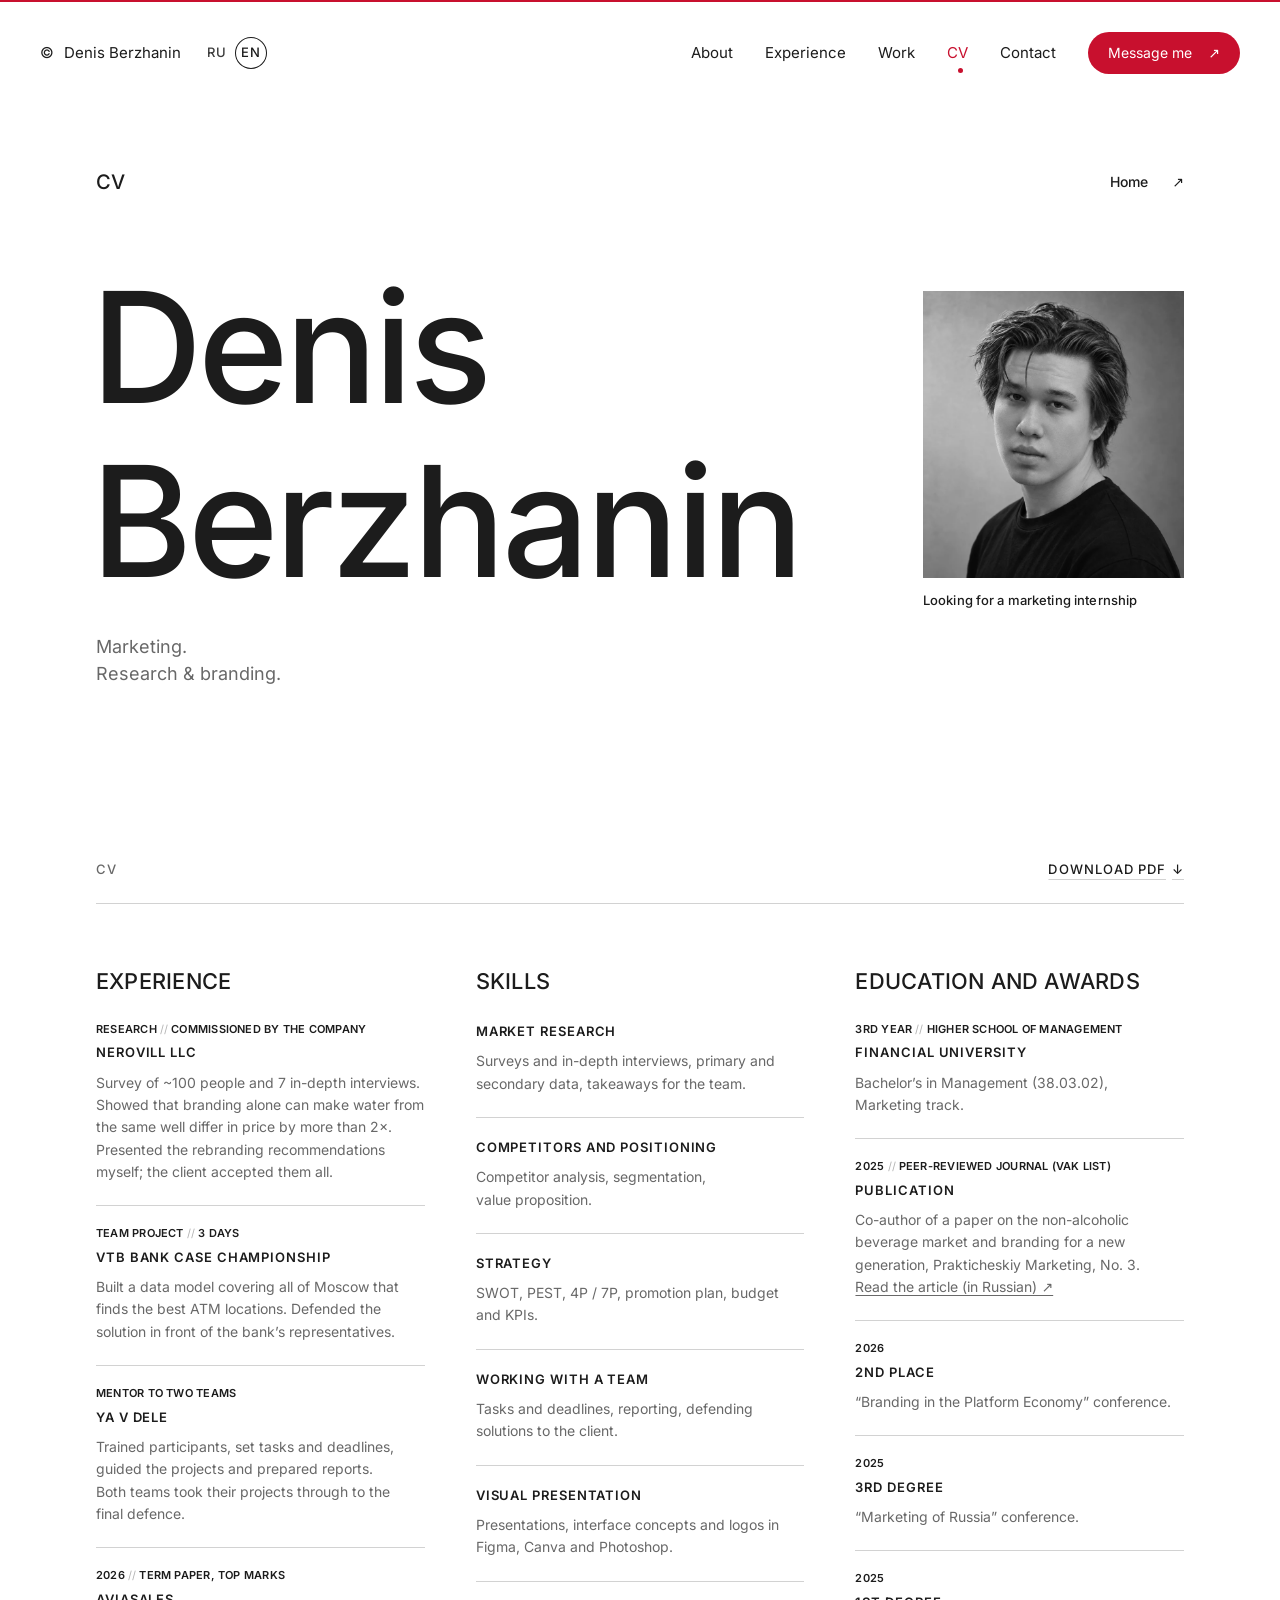
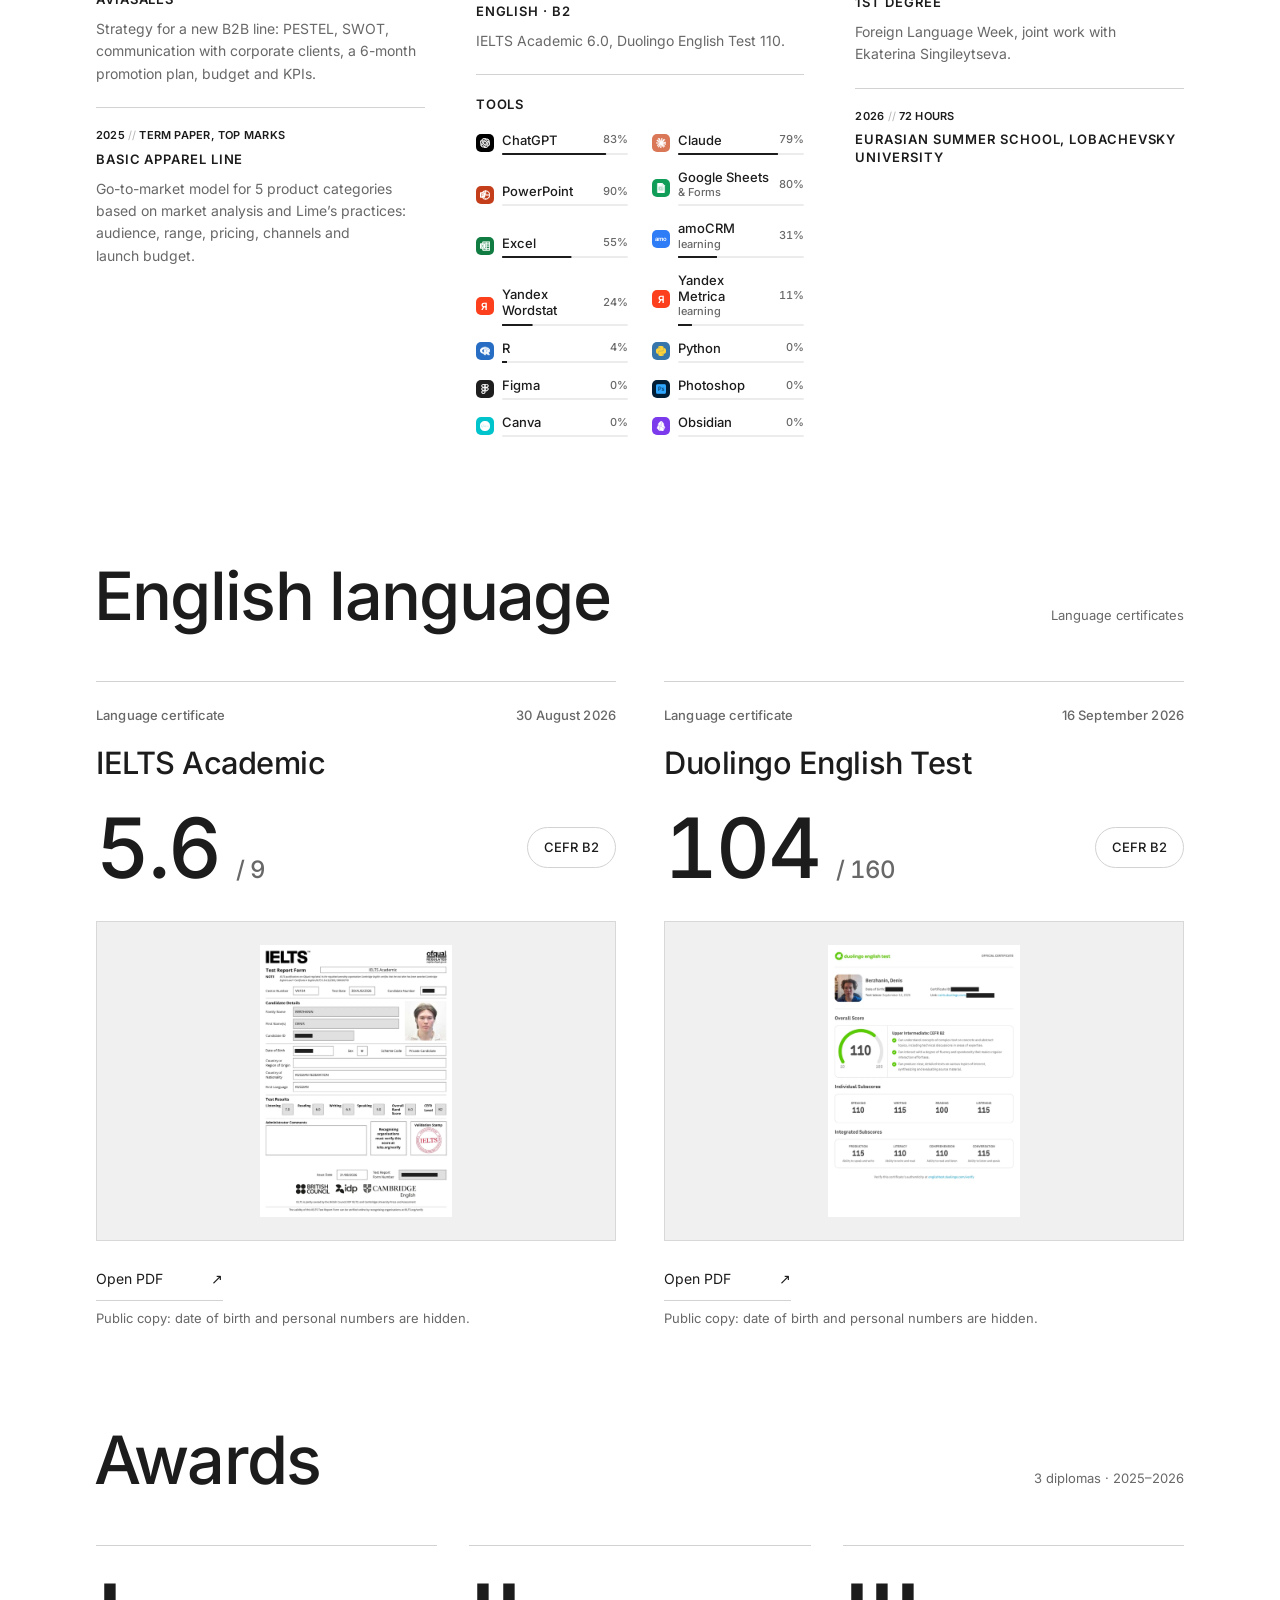
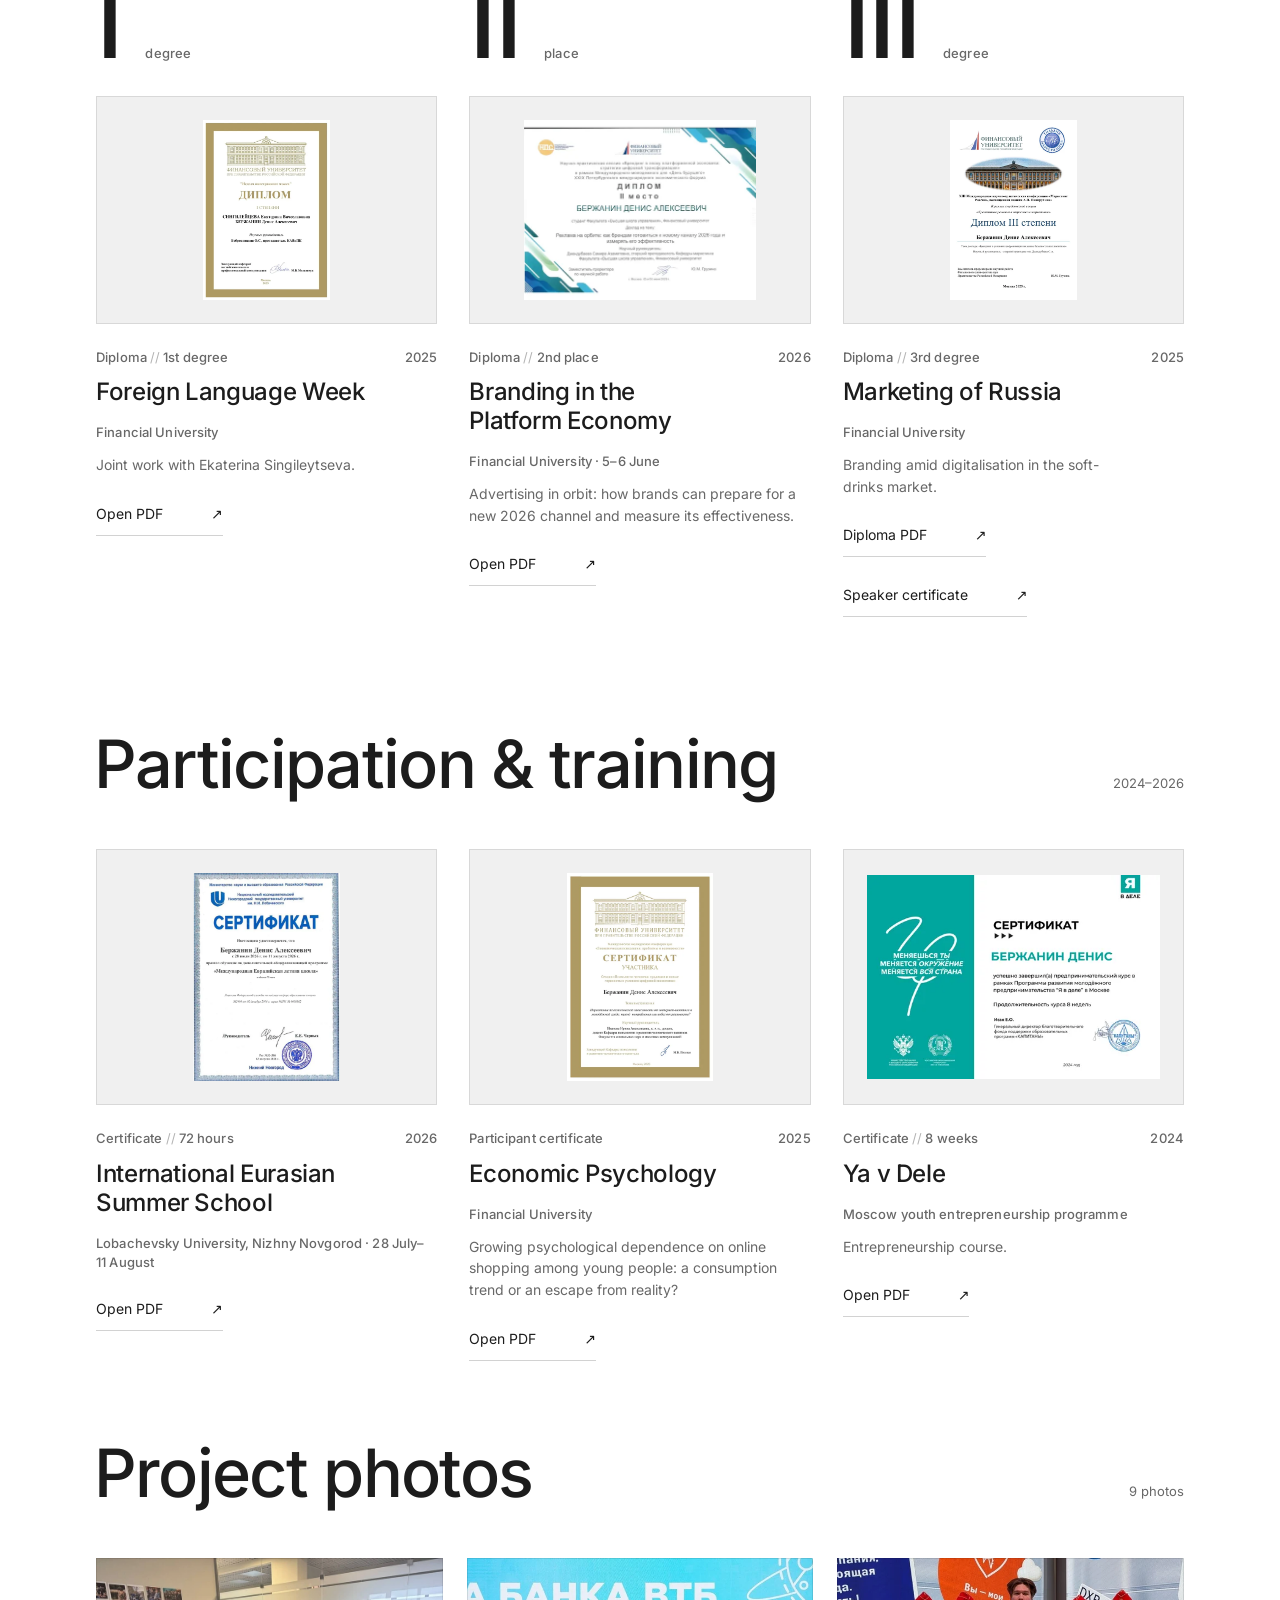
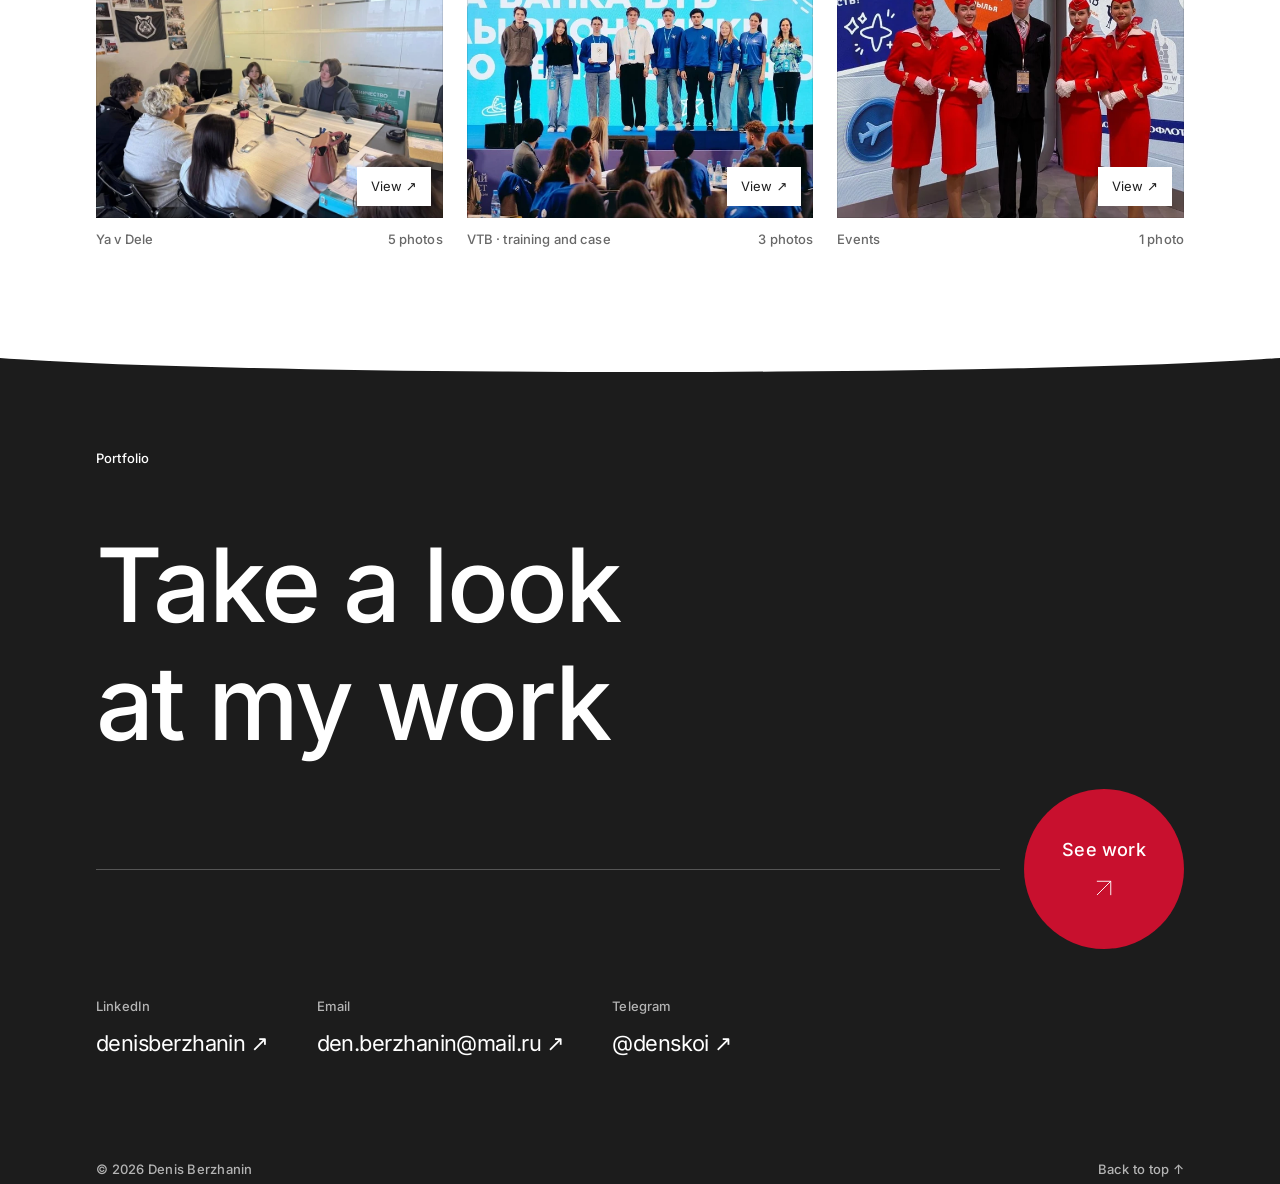
<file: en/resume.html>
<!doctype html>
<html lang="en">
<head>
  <meta charset="utf-8">
  <meta name="viewport" content="width=device-width, initial-scale=1">
  <meta name="description" content="CV of Denis Berzhanin, a 3rd-year marketing student at the Financial University: projects, tools, English (B2), awards and certificates, with a downloadable PDF.">
  <link rel="alternate" hreflang="ru" href="https://denisberzh.github.io/resume.html">
  <link rel="alternate" hreflang="en" href="https://denisberzh.github.io/en/resume.html">
  <link rel="alternate" hreflang="x-default" href="https://denisberzh.github.io/resume.html">
  <script>(function(){try{var d=document.documentElement;if(d.lang!=='ru')return;if(!/[?&]utm_source=linkedin(&|$)/i.test(location.search))return;if(localStorage.getItem('lang-choice'))return;var l=document.querySelector('link[rel=alternate][hreflang=en]');if(l)location.replace(l.href+location.search+location.hash)}catch(e){}})();document.addEventListener('click',function(e){var a=e.target.closest&&e.target.closest('.lang-switch a');if(a)try{localStorage.setItem('lang-choice',document.documentElement.lang==='ru'?'en':'ru')}catch(x){}})</script>
  <link rel="canonical" href="https://denisberzh.github.io/en/resume.html">
  <meta property="og:type" content="website">
  <meta property="og:locale" content="en_US">
  <meta property="og:locale:alternate" content="ru_RU">
  <meta property="og:site_name" content="Denis Berzhanin">
  <meta property="og:title" content="CV — Denis Berzhanin · research &amp; branding">
  <meta property="og:description" content="CV of Denis Berzhanin, a 3rd-year marketing student at the Financial University: projects, tools, English (B2), awards and certificates, with a downloadable PDF.">
  <meta property="og:url" content="https://denisberzh.github.io/en/resume.html">
  <meta property="og:image" content="https://denisberzh.github.io/assets/og-image-en.jpg">
  <meta property="og:image:width" content="1200">
  <meta property="og:image:height" content="630">
  <meta property="og:image:alt" content="Denis Berzhanin — marketing · research &amp; branding, portrait and areas of work">
  <meta name="twitter:card" content="summary_large_image">
  <meta name="twitter:title" content="CV — Denis Berzhanin · research &amp; branding">
  <meta name="twitter:description" content="CV of Denis Berzhanin, a 3rd-year marketing student at the Financial University: projects, tools, English (B2), awards and certificates, with a downloadable PDF.">
  <meta name="twitter:image" content="https://denisberzh.github.io/assets/og-image-en.jpg">
  <meta name="theme-color" content="#1c1c1c">
  <script type="application/ld+json" id="person-ld">{"@context": "https://schema.org", "@type": "Person", "name": "Denis Berzhanin", "alternateName": ["Денис Бержанин", "Berzhanin Denis"], "url": "https://denisberzh.github.io/en/", "image": "https://denisberzh.github.io/assets/portrait-800.webp", "jobTitle": "Marketing student", "description": "Marketing student looking for a marketing internship. Market analysis, consumer behaviour, product positioning.", "affiliation": {"@type": "CollegeOrUniversity", "name": "Financial University under the Government of the Russian Federation"}, "knowsLanguage": ["ru", "en"], "knowsAbout": ["Marketing research", "Segmentation", "Positioning", "Branding"], "email": "mailto:den.berzhanin@mail.ru", "sameAs": ["https://www.linkedin.com/in/denisberzhanin/", "https://t.me/denskoi", "https://github.com/DenisBerzh"]}</script>
  <title>CV — Denis Berzhanin · research &amp; branding</title>
  <link rel="icon" href="../assets/favicon.svg" type="image/svg+xml">
  <link rel="icon" href="../assets/favicon-32.png" type="image/png" sizes="32x32">
  <link rel="apple-touch-icon" href="../assets/apple-touch-icon.png">
  <link rel="preload" href="../assets/fonts/Inter-cyr.woff2" as="font" type="font/woff2" crossorigin>
  <link rel="preload" href="../assets/fonts/InterDisplay500-cyr.woff2" as="font" type="font/woff2" crossorigin>
  <link rel="preload" href="../assets/fonts/Inter-lat.woff2" as="font" type="font/woff2" crossorigin>
  <link rel="preload" as="image" href="../assets/portrait-800.webp" imagesrcset="../assets/portrait-400.webp 400w, ../assets/portrait-800.webp 800w, ../assets/portrait-1122.webp 1122w" imagesizes="(max-width: 600px) 78vw, (max-width: 900px) 52vw, 500px" fetchpriority="high">
  <link rel="stylesheet" href="../styles.css?v=design-49">
    <link rel="stylesheet" href="../motion.css?v=motion-12">
  <script src="../motion-boot.js?v=motion-9"></script>
  <script src="../motion.js?v=motion-12" defer></script>
  <script src="../analytics.js?v=goals-3" defer></script>
  <script src="../resume.js?v=resume-8" defer></script>
  <!-- Yandex.Metrika counter -->
  <script type="text/javascript">
    (function(m,e,t,r,i,k,a){
        m[i]=m[i]||function(){(m[i].a=m[i].a||[]).push(arguments)};
        m[i].l=1*new Date();
        for (var j = 0; j < document.scripts.length; j++) {if (document.scripts[j].src === r) { return; }}
        k=e.createElement(t),a=e.getElementsByTagName(t)[0],k.async=1,k.src=r,a.parentNode.insertBefore(k,a)
    })(window, document,'script','https://mc.yandex.ru/metrika/tag.js?id=113702455', 'ym');

    ym(113702455, 'init', {ssr:true, webvisor:true, clickmap:true, ecommerce:"dataLayer", referrer: document.referrer, url: location.href, accurateTrackBounce:true, trackLinks:true});
  </script>
  <noscript><div><img src="https://mc.yandex.ru/watch/113702455" style="position:absolute; left:-9999px;" alt="" /></div></noscript>
  <!-- /Yandex.Metrika counter -->
</head>
<body class="resume-page" id="top">
  <div class="page-curtain" aria-hidden="true"><span class="curtain-label">CV</span></div>
  <a class="skip-link" href="#resume">Skip to CV</a>
  <header class="header">
    <a class="wordmark" href="index.html" aria-label="Denis Berzhanin — home"><span class="copyright">©</span><span>Denis Berzhanin</span></a><span class="lang-switch" aria-label="Site language"><a href="../resume.html" hreflang="ru" lang="ru">RU</a><span aria-current="true">EN</span></span>
    <div class="header-actions"><nav class="desktop-nav" aria-label="Main navigation"><a href="index.html#about">About</a><a href="index.html#experience">Experience</a><a href="index.html#projects">Work</a><a href="resume.html" aria-current="page">CV</a><a href="index.html#contact">Contact</a></nav><a class="header-write" href="https://t.me/denskoi" target="_blank" rel="noopener">Message me <span aria-hidden="true">↗</span></a></div>
  </header>
  <button class="menu-toggle magnetic" type="button" aria-label="Open menu" aria-expanded="false" aria-controls="menu"><span></span><span></span></button>
  <dialog id="menu" class="menu" aria-label="Site navigation">
    <button class="menu-close" type="button" aria-label="Close menu"><span></span><span></span></button>
    <p class="eyebrow">Navigation</p>
    <nav aria-label="Site menu"><a href="index.html">Home</a><a href="#resume">CV</a><a href="#language">English</a><a href="#certificates">Awards</a><a href="index.html#projects">Work</a><a href="index.html#contact">Contact</a></nav>
    <span class="lang-switch menu-lang" aria-label="Site language"><a href="../resume.html" hreflang="ru" lang="ru">RU</a><span aria-current="true">EN</span></span><div class="menu-contacts"><a href="https://www.linkedin.com/in/denisberzhanin/" target="_blank" rel="noopener"><span>LinkedIn</span>denisberzhanin ↗</a><a href="mailto:den.berzhanin@mail.ru"><span>Email</span>den.berzhanin@mail.ru</a><a href="https://t.me/denskoi" target="_blank" rel="noopener"><span>Telegram</span>@denskoi ↗</a></div>
  </dialog>
  <main>
    <section class="resume-intro section-light" aria-labelledby="resume-name">
      <div class="section-top"><p class="eyebrow">CV</p><a class="text-link" href="index.html">Home <span aria-hidden="true">↗</span></a></div>
      <div class="resume-intro-grid">
        <div class="resume-heading" data-reveal><h1 id="resume-name"><span class="line" style="--i:0"><span class="line-inner">Denis</span></span><span class="line" style="--i:1"><span class="line-inner">Berzhanin</span></span><span aria-hidden="true"></span></h1><p>Marketing.<br>Research &amp; branding.</p></div>
        <figure class="resume-portrait" data-reveal><img src="../assets/portrait-1122.webp" srcset="../assets/portrait-400.webp 400w, ../assets/portrait-800.webp 800w, ../assets/portrait-1122.webp 1122w" sizes="(max-width: 600px) 112px, (max-width: 1100px) 220px, 20vw" decoding="async" alt="Portrait of Denis Berzhanin" width="1122" height="1402" fetchpriority="high"><p class="resume-status portrait-status"><span class="status-dot" aria-hidden="true"></span>Looking for a marketing internship</p></figure>
      </div>
    </section>
    <section id="resume" class="resume-document cv-columns section-light" aria-labelledby="resume-title">
      <div class="cv-head"><h2 id="resume-title">CV</h2><a class="cv-pdf" href="../assets/denis-berzhanin-cv-en.pdf" download>Download PDF <span aria-hidden="true">↓</span></a></div>
      <div class="cv-cols">
        <div class="cv-col" data-reveal>
          <h3>Experience</h3>
          <article><p class="cv-meta">Research · commissioned by the company</p><h4>Nerovill LLC</h4><p>Survey of ~100 people and 7 in-depth interviews. Showed that branding alone can make water from the same well differ in price by more than 2×. Presented the rebranding recommendations myself; the client accepted them all.</p></article>
          <article><p class="cv-meta">Team project · 3 days</p><h4>VTB Bank case championship</h4><p>Built a data model covering all of Moscow that finds the best ATM locations. Defended the solution in front of the bank’s representatives.</p></article>
          <article><p class="cv-meta">Mentor to two teams</p><h4>Ya v Dele</h4><p>Trained participants, set tasks and deadlines, guided the projects and prepared reports. Both teams took their projects through to the final defence.</p></article>
          <article><p class="cv-meta">2026 · Term paper, top marks</p><h4>Aviasales</h4><p>Strategy for a new B2B line: PESTEL, SWOT, communication with corporate clients, a 6-month promotion plan, budget and KPIs.</p></article>
          <article><p class="cv-meta">2025 · Term paper, top marks</p><h4>Basic apparel line</h4><p>Go-to-market model for 5 product categories based on market analysis and Lime’s practices: audience, range, pricing, channels and launch budget.</p></article>
        </div>
        <div class="cv-col" data-reveal>
          <h3>Skills</h3>
          <article><h4>Market research</h4><p>Surveys and in-depth interviews, primary and secondary data, takeaways for the team.</p></article>
          <article><h4>Competitors and positioning</h4><p>Competitor analysis, segmentation, value proposition.</p></article>
          <article><h4>Strategy</h4><p>SWOT, PEST, 4P / 7P, promotion plan, budget and KPIs.</p></article>
          <article><h4>Working with a team</h4><p>Tasks and deadlines, reporting, defending solutions to the client.</p></article>
          <article><h4>Visual presentation</h4><p>Presentations, interface concepts and logos in Figma, Canva and Photoshop.</p></article>
          <article><h4>English · B2</h4><p>IELTS Academic 6.0, Duolingo English Test 110.</p></article>
          <article class="cv-tools"><h4>Tools</h4><ul class="tools cv-tools-mini" role="list"><li class="tool" style="--d:0"><span class="skill-icon" style="--brand:#000000;--glyph:#ffffff" aria-hidden="true"><svg viewBox="0 0 24 24"><path d="M22.2819 9.8211a5.9847 5.9847 0 0 0-.5157-4.9108 6.0462 6.0462 0 0 0-6.5098-2.9A6.0651 6.0651 0 0 0 4.9807 4.1818a5.9847 5.9847 0 0 0-3.9977 2.9 6.0462 6.0462 0 0 0 .7427 7.0966 5.98 5.98 0 0 0 .511 4.9107 6.051 6.051 0 0 0 6.5146 2.9001A5.9847 5.9847 0 0 0 13.2599 24a6.0557 6.0557 0 0 0 5.7718-4.2058 5.9894 5.9894 0 0 0 3.9977-2.9001 6.0557 6.0557 0 0 0-.7475-7.0729zm-9.022 12.6081a4.4755 4.4755 0 0 1-2.8764-1.0408l.1419-.0804 4.7783-2.7582a.7948.7948 0 0 0 .3927-.6813v-6.7369l2.02 1.1686a.071.071 0 0 1 .038.052v5.5826a4.504 4.504 0 0 1-4.4945 4.4944zm-9.6607-4.1254a4.4708 4.4708 0 0 1-.5346-3.0137l.142.0852 4.783 2.7582a.7712.7712 0 0 0 .7806 0l5.8428-3.3685v2.3324a.0804.0804 0 0 1-.0332.0615L9.74 19.9502a4.4992 4.4992 0 0 1-6.1408-1.6464zM2.3408 7.8956a4.485 4.485 0 0 1 2.3655-1.9728V11.6a.7664.7664 0 0 0 .3879.6765l5.8144 3.3543-2.0201 1.1685a.0757.0757 0 0 1-.071 0l-4.8303-2.7865A4.504 4.504 0 0 1 2.3408 7.872zm16.5963 3.8558L13.1038 8.364 15.1192 7.2a.0757.0757 0 0 1 .071 0l4.8303 2.7913a4.4944 4.4944 0 0 1-.6765 8.1042v-5.6772a.79.79 0 0 0-.407-.667zm2.0107-3.0231l-.142-.0852-4.7735-2.7818a.7759.7759 0 0 0-.7854 0L9.409 9.2297V6.8974a.0662.0662 0 0 1 .0284-.0615l4.8303-2.7866a4.4992 4.4992 0 0 1 6.6802 4.66zM8.3065 12.863l-2.02-1.1638a.0804.0804 0 0 1-.038-.0567V6.0742a4.4992 4.4992 0 0 1 7.3757-3.4537l-.142.0805L8.704 5.459a.7948.7948 0 0 0-.3927.6813zm1.0976-2.3654l2.602-1.4998 2.6069 1.4998v2.9994l-2.5974 1.4997-2.6067-1.4997Z"/></svg></span><span class="tool-name">ChatGPT</span><span class="tool-meter" role="meter" aria-valuemin="0" aria-valuemax="100" aria-valuenow="90" aria-label="ChatGPT: 90%"><span class="skill-track"><span class="skill-fill" style="--p:0.9"></span></span></span><span class="tool-level" aria-hidden="true"><span class="skill-pct">90</span>%</span></li><li class="tool" style="--d:1"><span class="skill-icon" style="--brand:#D97757;--glyph:#ffffff" aria-hidden="true"><svg viewBox="0 0 24 24"><path d="m4.7144 15.9555 4.7174-2.6471.079-.2307-.079-.1275h-.2307l-.7893-.0486-2.6956-.0729-2.3375-.0971-2.2646-.1214-.5707-.1215-.5343-.7042.0546-.3522.4797-.3218.686.0608 1.5179.1032 2.2767.1578 1.6514.0972 2.4468.255h.3886l.0546-.1579-.1336-.0971-.1032-.0972L6.973 9.8356l-2.55-1.6879-1.3356-.9714-.7225-.4918-.3643-.4614-.1578-1.0078.6557-.7225.8803.0607.2246.0607.8925.686 1.9064 1.4754 2.4893 1.8336.3643.3035.1457-.1032.0182-.0728-.164-.2733-1.3539-2.4467-1.445-2.4893-.6435-1.032-.17-.6194c-.0607-.255-.1032-.4674-.1032-.7285L6.287.1335 6.6997 0l.9957.1336.419.3642.6192 1.4147 1.0018 2.2282 1.5543 3.0296.4553.8985.2429.8318.091.255h.1579v-.1457l.1275-1.706.2368-2.0947.2307-2.6957.0789-.7589.3764-.9107.7468-.4918.5828.2793.4797.686-.0668.4433-.2853 1.8517-.5586 2.9021-.3643 1.9429h.2125l.2429-.2429.9835-1.3053 1.6514-2.0643.7286-.8196.85-.9046.5464-.4311h1.0321l.759 1.1293-.34 1.1657-1.0625 1.3478-.8804 1.1414-1.2628 1.7-.7893 1.36.0729.1093.1882-.0183 2.8535-.607 1.5421-.2794 1.8396-.3157.8318.3886.091.3946-.3278.8075-1.967.4857-2.3072.4614-3.4364.8136-.0425.0304.0486.0607 1.5482.1457.6618.0364h1.621l3.0175.2247.7892.522.4736.6376-.079.4857-1.2142.6193-1.6393-.3886-3.825-.9107-1.3113-.3279h-.1822v.1093l1.0929 1.0686 2.0035 1.8092 2.5075 2.3314.1275.5768-.3218.4554-.34-.0486-2.2039-1.6575-.85-.7468-1.9246-1.621h-.1275v.17l.4432.6496 2.3436 3.5214.1214 1.0807-.17.3521-.6071.2125-.6679-.1214-1.3721-1.9246L14.38 17.959l-1.1414-1.9428-.1397.079-.674 7.2552-.3156.3703-.7286.2793-.6071-.4614-.3218-.7468.3218-1.4753.3886-1.9246.3157-1.53.2853-1.9004.17-.6314-.0121-.0425-.1397.0182-1.4328 1.9672-2.1796 2.9446-1.7243 1.8456-.4128.164-.7164-.3704.0667-.6618.4008-.5889 2.386-3.0357 1.4389-1.882.929-1.0868-.0062-.1579h-.0546l-6.3385 4.1164-1.1293.1457-.4857-.4554.0608-.7467.2307-.2429 1.9064-1.3114Z"/></svg></span><span class="tool-name">Claude</span><span class="tool-meter" role="meter" aria-valuemin="0" aria-valuemax="100" aria-valuenow="90" aria-label="Claude: 90%"><span class="skill-track"><span class="skill-fill" style="--p:0.9"></span></span></span><span class="tool-level" aria-hidden="true"><span class="skill-pct">90</span>%</span></li><li class="tool" style="--d:2"><span class="skill-icon" style="--brand:#C43E1C;--glyph:#ffffff" aria-hidden="true"><svg viewBox="0 0 24 24"><path d="M13.5 1.5q1.453 0 2.795.375 1.342.375 2.508 1.06 1.166.686 2.12 1.641.956.955 1.641 2.121.686 1.166 1.061 2.508Q24 10.547 24 12q0 1.453-.375 2.795-.375 1.342-1.06 2.508-.686 1.166-1.641 2.12-.955.956-2.121 1.641-1.166.686-2.508 1.061-1.342.375-2.795.375-1.29 0-2.52-.305-1.23-.304-2.337-.884-1.108-.58-2.063-1.418-.955-.838-1.693-1.893H.997q-.411 0-.704-.293T0 17.004V6.996q0-.41.293-.703T.996 6h3.89q.739-1.055 1.694-1.893.955-.837 2.063-1.418 1.107-.58 2.337-.884Q12.21 1.5 13.5 1.5zm.75 1.535v8.215h8.215q-.14-1.64-.826-3.076-.686-1.436-1.782-2.531-1.095-1.096-2.537-1.782-1.441-.685-3.07-.826zm-5.262 7.57q0-.68-.228-1.166-.229-.486-.627-.79-.399-.305-.938-.446-.539-.14-1.172-.14H2.848v7.863h1.84v-2.742H5.93q.574 0 1.119-.17t.978-.493q.434-.322.698-.802.263-.48.263-1.114zM13.5 21q1.172 0 2.262-.287t2.056-.82q.967-.534 1.776-1.278.808-.744 1.418-1.664.61-.92.984-1.986.375-1.067.469-2.227h-9.703V3.035q-1.735.14-3.27.908T6.797 6h4.207q.41 0 .703.293t.293.703v10.008q0 .41-.293.703t-.703.293H6.797q.644.715 1.412 1.271.768.557 1.623.944.855.387 1.781.586Q12.54 21 13.5 21zM5.812 9.598q.575 0 .915.228.34.229.34.838 0 .27-.124.44-.123.17-.31.275-.188.105-.422.146-.234.041-.445.041H4.687V9.598Z"/></svg></span><span class="tool-name">PowerPoint</span><span class="tool-meter" role="meter" aria-valuemin="0" aria-valuemax="100" aria-valuenow="90" aria-label="PowerPoint: 90%"><span class="skill-track"><span class="skill-fill" style="--p:0.9"></span></span></span><span class="tool-level" aria-hidden="true"><span class="skill-pct">90</span>%</span></li><li class="tool" style="--d:3"><span class="skill-icon" style="--brand:#0F9D58;--glyph:#ffffff" aria-hidden="true"><svg viewBox="0 0 24 24"><path d="M11.318 12.545H7.91v-1.909h3.41v1.91zM14.728 0v6h6l-6-6zm1.363 10.636h-3.41v1.91h3.41v-1.91zm0 3.273h-3.41v1.91h3.41v-1.91zM20.727 6.5v15.864c0 .904-.732 1.636-1.636 1.636H4.909a1.636 1.636 0 0 1-1.636-1.636V1.636C3.273.732 4.005 0 4.909 0h9.318v6.5h6.5zm-3.273 2.773H6.545v7.909h10.91v-7.91zm-6.136 4.636H7.91v1.91h3.41v-1.91z"/></svg></span><span class="tool-name">Google Sheets<span class="tool-note">&amp; Forms</span></span><span class="tool-meter" role="meter" aria-valuemin="0" aria-valuemax="100" aria-valuenow="80" aria-label="Google Sheets &amp; Forms: 80%"><span class="skill-track"><span class="skill-fill" style="--p:0.8"></span></span></span><span class="tool-level" aria-hidden="true"><span class="skill-pct">80</span>%</span></li><li class="tool" style="--d:4"><span class="skill-icon" style="--brand:#107C41;--glyph:#ffffff" aria-hidden="true"><svg viewBox="0 0 24 24"><path d="M23 1.5q.41 0 .7.3.3.29.3.7v19q0 .41-.3.7-.29.3-.7.3H7q-.41 0-.7-.3-.3-.29-.3-.7V18H1q-.41 0-.7-.3-.3-.29-.3-.7V7q0-.41.3-.7Q.58 6 1 6h5V2.5q0-.41.3-.7.29-.3.7-.3zM6 13.28l1.42 2.66h2.14l-2.38-3.87 2.34-3.8H7.46l-1.3 2.4-.05.08-.04.09-.64-1.28-.66-1.29H2.59l2.27 3.82-2.48 3.85h2.16zM14.25 21v-3H7.5v3zm0-4.5v-3.75H12v3.75zm0-5.25V7.5H12v3.75zm0-5.25V3H7.5v3zm8.25 15v-3h-6.75v3zm0-4.5v-3.75h-6.75v3.75zm0-5.25V7.5h-6.75v3.75zm0-5.25V3h-6.75v3Z"/></svg></span><span class="tool-name">Excel</span><span class="tool-meter" role="meter" aria-valuemin="0" aria-valuemax="100" aria-valuenow="90" aria-label="Excel: 90%"><span class="skill-track"><span class="skill-fill" style="--p:0.9"></span></span></span><span class="tool-level" aria-hidden="true"><span class="skill-pct">90</span>%</span></li><li class="tool" style="--d:5"><span class="skill-icon skill-mono" style="--brand:#2E7CF6;--glyph:#ffffff" aria-hidden="true">amo</span><span class="tool-name">amoCRM<span class="tool-note">learning</span></span><span class="tool-meter" role="meter" aria-valuemin="0" aria-valuemax="100" aria-valuenow="60" aria-label="amoCRM: 60%"><span class="skill-track"><span class="skill-fill" style="--p:0.6"></span></span></span><span class="tool-level" aria-hidden="true"><span class="skill-pct">60</span>%</span></li><li class="tool" style="--d:6"><span class="skill-icon skill-mono skill-mono-ya" style="--brand:#FC3F1D;--glyph:#ffffff" aria-hidden="true">Я</span><span class="tool-name">Yandex Wordstat</span><span class="tool-meter" role="meter" aria-valuemin="0" aria-valuemax="100" aria-valuenow="60" aria-label="Yandex Wordstat: 60%"><span class="skill-track"><span class="skill-fill" style="--p:0.6"></span></span></span><span class="tool-level" aria-hidden="true"><span class="skill-pct">60</span>%</span></li><li class="tool" style="--d:7"><span class="skill-icon skill-mono skill-mono-ya" style="--brand:#FC3F1D;--glyph:#ffffff" aria-hidden="true">Я</span><span class="tool-name">Yandex Metrica<span class="tool-note">learning</span></span><span class="tool-meter" role="meter" aria-valuemin="0" aria-valuemax="100" aria-valuenow="40" aria-label="Yandex Metrica: 40%"><span class="skill-track"><span class="skill-fill" style="--p:0.4"></span></span></span><span class="tool-level" aria-hidden="true"><span class="skill-pct">40</span>%</span></li><li class="tool" style="--d:8"><span class="skill-icon" style="--brand:#276DC3;--glyph:#ffffff" aria-hidden="true"><svg viewBox="0 0 24 24"><path d="M12 2.746c-6.627 0-12 3.599-12 8.037 0 3.897 4.144 7.144 9.64 7.88V16.26c-2.924-.915-4.925-2.755-4.925-4.877 0-3.035 4.084-5.494 9.12-5.494 5.038 0 8.757 1.683 8.757 5.494 0 1.976-.999 3.379-2.662 4.272.09.066.174.128.258.216.169.149.25.363.372.544 2.128-1.45 3.44-3.437 3.44-5.631 0-4.44-5.373-8.038-12-8.038zm-2.111 4.99v13.516l4.093-.002-.002-5.291h1.1c.225 0 .321.066.549.25.272.22.715.982.715.982l2.164 4.063 4.627-.002-2.864-4.826s-.086-.193-.265-.383a2.22 2.22 0 00-.582-.416c-.422-.214-1.149-.434-1.149-.434s3.578-.264 3.578-3.826c0-3.562-3.744-3.63-3.744-3.63zm4.127 2.93l2.478.002s1.149-.062 1.149 1.127c0 1.165-1.149 1.17-1.149 1.17h-2.478zm1.754 6.119c-.494.049-1.012.079-1.54.088v1.807a16.622 16.622 0 002.37-.473l-.471-.891s-.108-.183-.248-.394c-.039-.054-.08-.098-.111-.137z"/></svg></span><span class="tool-name">R</span><span class="tool-meter" role="meter" aria-valuemin="0" aria-valuemax="100" aria-valuenow="30" aria-label="R: 30%"><span class="skill-track"><span class="skill-fill" style="--p:0.3"></span></span></span><span class="tool-level" aria-hidden="true"><span class="skill-pct">30</span>%</span></li><li class="tool" style="--d:9"><span class="skill-icon" style="--brand:#3776AB;--glyph:#FFD43B" aria-hidden="true"><svg viewBox="0 0 24 24"><path d="M14.25.18l.9.2.73.26.59.3.45.32.34.34.25.34.16.33.1.3.04.26.02.2-.01.13V8.5l-.05.63-.13.55-.21.46-.26.38-.3.31-.33.25-.35.19-.35.14-.33.1-.3.07-.26.04-.21.02H8.77l-.69.05-.59.14-.5.22-.41.27-.33.32-.27.35-.2.36-.15.37-.1.35-.07.32-.04.27-.02.21v3.06H3.17l-.21-.03-.28-.07-.32-.12-.35-.18-.36-.26-.36-.36-.35-.46-.32-.59-.28-.73-.21-.88-.14-1.05-.05-1.23.06-1.22.16-1.04.24-.87.32-.71.36-.57.4-.44.42-.33.42-.24.4-.16.36-.1.32-.05.24-.01h.16l.06.01h8.16v-.83H6.18l-.01-2.75-.02-.37.05-.34.11-.31.17-.28.25-.26.31-.23.38-.2.44-.18.51-.15.58-.12.64-.1.71-.06.77-.04.84-.02 1.27.05zm-6.3 1.98l-.23.33-.08.41.08.41.23.34.33.22.41.09.41-.09.33-.22.23-.34.08-.41-.08-.41-.23-.33-.33-.22-.41-.09-.41.09zm13.09 3.95l.28.06.32.12.35.18.36.27.36.35.35.47.32.59.28.73.21.88.14 1.04.05 1.23-.06 1.23-.16 1.04-.24.86-.32.71-.36.57-.4.45-.42.33-.42.24-.4.16-.36.09-.32.05-.24.02-.16-.01h-8.22v.82h5.84l.01 2.76.02.36-.05.34-.11.31-.17.29-.25.25-.31.24-.38.2-.44.17-.51.15-.58.13-.64.09-.71.07-.77.04-.84.01-1.27-.04-1.07-.14-.9-.2-.73-.25-.59-.3-.45-.33-.34-.34-.25-.34-.16-.33-.1-.3-.04-.25-.02-.2.01-.13v-5.34l.05-.64.13-.54.21-.46.26-.38.3-.32.33-.24.35-.2.35-.14.33-.1.3-.06.26-.04.21-.02.13-.01h5.84l.69-.05.59-.14.5-.21.41-.28.33-.32.27-.35.2-.36.15-.36.1-.35.07-.32.04-.28.02-.21V6.07h2.09l.14.01zm-6.47 14.25l-.23.33-.08.41.08.41.23.33.33.23.41.08.41-.08.33-.23.23-.33.08-.41-.08-.41-.23-.33-.33-.23-.41-.08-.41.08z"/></svg></span><span class="tool-name">Python</span><span class="tool-meter" role="meter" aria-valuemin="0" aria-valuemax="100" aria-valuenow="30" aria-label="Python: 30%"><span class="skill-track"><span class="skill-fill" style="--p:0.3"></span></span></span><span class="tool-level" aria-hidden="true"><span class="skill-pct">30</span>%</span></li><li class="tool" style="--d:10"><span class="skill-icon" style="--brand:#1E1E1E;--glyph:#ffffff" aria-hidden="true"><svg viewBox="0 0 24 24"><path d="M15.852 8.981h-4.588V0h4.588c2.476 0 4.49 2.014 4.49 4.49s-2.014 4.491-4.49 4.491zM12.735 7.51h3.117c1.665 0 3.019-1.355 3.019-3.019s-1.355-3.019-3.019-3.019h-3.117V7.51zm0 1.471H8.148c-2.476 0-4.49-2.014-4.49-4.49S5.672 0 8.148 0h4.588v8.981zm-4.587-7.51c-1.665 0-3.019 1.355-3.019 3.019s1.354 3.02 3.019 3.02h3.117V1.471H8.148zm4.587 15.019H8.148c-2.476 0-4.49-2.014-4.49-4.49s2.014-4.49 4.49-4.49h4.588v8.98zM8.148 8.981c-1.665 0-3.019 1.355-3.019 3.019s1.355 3.019 3.019 3.019h3.117V8.981H8.148zM8.172 24c-2.489 0-4.515-2.014-4.515-4.49s2.014-4.49 4.49-4.49h4.588v4.441c0 2.503-2.047 4.539-4.563 4.539zm-.024-7.51a3.023 3.023 0 0 0-3.019 3.019c0 1.665 1.365 3.019 3.044 3.019 1.705 0 3.093-1.376 3.093-3.068v-2.97H8.148zm7.704 0h-.098c-2.476 0-4.49-2.014-4.49-4.49s2.014-4.49 4.49-4.49h.098c2.476 0 4.49 2.014 4.49 4.49s-2.014 4.49-4.49 4.49zm-.097-7.509c-1.665 0-3.019 1.355-3.019 3.019s1.355 3.019 3.019 3.019h.098c1.665 0 3.019-1.355 3.019-3.019s-1.355-3.019-3.019-3.019h-.098z"/></svg></span><span class="tool-name">Figma</span><span class="tool-meter" role="meter" aria-valuemin="0" aria-valuemax="100" aria-valuenow="80" aria-label="Figma: 80%"><span class="skill-track"><span class="skill-fill" style="--p:0.8"></span></span></span><span class="tool-level" aria-hidden="true"><span class="skill-pct">80</span>%</span></li><li class="tool" style="--d:11"><span class="skill-icon" style="--brand:#001E36;--glyph:#31A8FF" aria-hidden="true"><svg viewBox="0 0 24 24"><path d="M9.85 8.42c-.37-.15-.77-.21-1.18-.2-.26 0-.49 0-.68.01-.2-.01-.34 0-.41.01v3.36c.14.01.27.02.39.02h.53c.39 0 .78-.06 1.15-.18.32-.09.6-.28.82-.53.21-.25.31-.59.31-1.03.01-.31-.07-.62-.23-.89-.17-.26-.41-.46-.7-.57zM19.75.3H4.25C1.9.3 0 2.2 0 4.55v14.899c0 2.35 1.9 4.25 4.25 4.25h15.5c2.35 0 4.25-1.9 4.25-4.25V4.55C24 2.2 22.1.3 19.75.3zm-7.391 11.65c-.399.56-.959.98-1.609 1.22-.68.25-1.43.34-2.25.34-.24 0-.4 0-.5-.01s-.24-.01-.43-.01v3.209c.01.07-.04.131-.11.141H5.52c-.08 0-.12-.041-.12-.131V6.42c0-.07.03-.11.1-.11.17 0 .33 0 .56-.01.24-.01.49-.01.76-.02s.56-.01.87-.02c.31-.01.61-.01.91-.01.82 0 1.5.1 2.06.31.5.17.96.45 1.34.82.32.32.57.71.73 1.14.149.42.229.85.229 1.3.001.86-.199 1.57-.6 2.13zm7.091 3.89c-.28.4-.671.709-1.12.891-.49.209-1.09.318-1.811.318-.459 0-.91-.039-1.359-.129-.35-.061-.7-.17-1.02-.32-.07-.039-.121-.109-.111-.189v-1.74c0-.029.011-.07.041-.09.029-.02.06-.01.09.01.39.23.8.391 1.24.49.379.1.779.15 1.18.15.38 0 .65-.051.83-.141.16-.07.27-.24.27-.42 0-.141-.08-.27-.24-.4-.16-.129-.489-.279-.979-.471-.51-.18-.979-.42-1.42-.719-.31-.221-.569-.51-.761-.85-.159-.32-.239-.67-.229-1.021 0-.43.12-.84.341-1.21.25-.4.619-.72 1.049-.92.469-.239 1.059-.349 1.769-.349.41 0 .83.03 1.24.09.3.04.59.12.86.23.039.01.08.05.1.09.01.04.02.08.02.12v1.63c0 .04-.02.08-.05.1-.09.02-.14.02-.18 0-.3-.16-.62-.27-.96-.34-.37-.08-.74-.13-1.12-.13-.2-.01-.41.02-.601.07-.129.03-.24.1-.31.2-.05.08-.08.18-.08.27s.04.18.101.26c.09.11.209.2.34.27.229.12.47.23.709.33.541.18 1.061.43 1.541.73.33.209.6.49.789.83.16.318.24.67.23 1.029.011.471-.129.94-.389 1.331z"/></svg></span><span class="tool-name">Photoshop</span><span class="tool-meter" role="meter" aria-valuemin="0" aria-valuemax="100" aria-valuenow="60" aria-label="Photoshop: 60%"><span class="skill-track"><span class="skill-fill" style="--p:0.6"></span></span></span><span class="tool-level" aria-hidden="true"><span class="skill-pct">60</span>%</span></li><li class="tool" style="--d:12"><span class="skill-icon" style="--brand:#00C4CC;--glyph:#ffffff" aria-hidden="true"><svg viewBox="0 0 24 24"><path d="M12 0C5.373 0 0 5.373 0 12s5.373 12 12 12 12-5.373 12-12S18.627 0 12 0zM6.962 7.68c.754 0 1.337.549 1.405 1.2.069.583-.171 1.097-.822 1.406-.343.171-.48.172-.549.069-.034-.069 0-.137.069-.206.617-.514.617-.926.548-1.508-.034-.378-.308-.618-.583-.618-1.2 0-2.914 2.674-2.674 4.629.103.754.549 1.646 1.509 1.646.308 0 .65-.103.96-.24.5-.264.799-.47 1.097-.8-.073-.885.704-2.046 1.851-2.046.515 0 .926.205.96.583.068.514-.377.582-.514.582s-.378-.034-.378-.17c-.034-.138.309-.07.275-.378-.035-.206-.24-.274-.446-.274-.72 0-1.131.994-1.029 1.611.035.275.172.549.447.549.205 0 .514-.31.617-.755.068-.308.343-.514.583-.514.102 0 .17.034.205.171v.138c-.034.137-.137.548-.102.651 0 .069.034.171.17.171.092 0 .436-.18.777-.459.117-.59.253-1.298.253-1.357.034-.24.137-.48.617-.48.103 0 .171.034.205.171v.138l-.136.617c.445-.583 1.097-.994 1.508-.994.172 0 .309.102.309.274 0 .103 0 .274-.069.446-.137.377-.309.96-.412 1.474 0 .137.035.274.207.274.171 0 .685-.206 1.096-.754l.007-.004c-.002-.068-.007-.134-.007-.202 0-.411.035-.754.104-.994.068-.274.411-.514.617-.514.103 0 .205.069.205.171 0 .035 0 .103-.034.137-.137.446-.24.857-.24 1.269 0 .24.034.582.102.788 0 .034.035.069.07.069.068 0 .548-.445.89-1.028-.308-.206-.48-.549-.48-.96 0-.72.446-1.097.858-1.097.343 0 .617.24.617.72 0 .308-.103.65-.274.96h.102a.77.77 0 0 0 .584-.24.293.293 0 0 1 .134-.117c.335-.425.83-.74 1.41-.74.48 0 .924.205.959.582.068.515-.378.618-.515.618l-.002-.002c-.138 0-.377-.035-.377-.172 0-.137.309-.068.274-.376-.034-.206-.24-.275-.446-.275-.686 0-1.13.891-1.028 1.611.034.275.171.583.445.583.206 0 .515-.308.652-.754.068-.274.343-.514.583-.514.103 0 .17.034.205.171 0 .069 0 .206-.137.652-.17.308-.171.48-.137.617.034.274.171.48.309.583.034.034.068.102.068.102 0 .069-.034.138-.137.138-.034 0-.068 0-.103-.035-.514-.205-.72-.548-.789-.891-.205.24-.445.377-.72.377-.445 0-.89-.411-.96-.926a1.609 1.609 0 0 1 .075-.649c-.203.13-.422.203-.623.203h-.17c-.447.652-.927 1.098-1.27 1.303a.896.896 0 0 1-.377.104c-.068 0-.171-.035-.205-.104-.095-.152-.156-.392-.193-.667-.481.527-1.145.805-1.453.805-.343 0-.548-.206-.582-.55v-.376c.102-.754.377-1.2.377-1.337a.074.074 0 0 0-.069-.07c-.24 0-1.028.824-1.166 1.373l-.103.445c-.068.309-.377.515-.582.515-.103 0-.172-.035-.206-.172v-.137l.046-.233c-.435.31-.87.508-1.075.508-.308 0-.48-.172-.514-.412-.206.274-.445.412-.754.412-.352 0-.696-.24-.862-.593-.244.275-.523.553-.852.764-.48.309-1.028.549-1.68.549-.582 0-1.097-.309-1.371-.583-.412-.377-.651-.96-.686-1.509-.205-1.68.823-3.84 2.4-4.8.378-.205.755-.343 1.132-.343zm9.77 3.291c-.104 0-.172.172-.172.343 0 .274.137.583.309.755a1.74 1.74 0 0 0 .102-.583c0-.343-.137-.515-.24-.515z"/></svg></span><span class="tool-name">Canva</span><span class="tool-meter" role="meter" aria-valuemin="0" aria-valuemax="100" aria-valuenow="80" aria-label="Canva: 80%"><span class="skill-track"><span class="skill-fill" style="--p:0.8"></span></span></span><span class="tool-level" aria-hidden="true"><span class="skill-pct">80</span>%</span></li><li class="tool" style="--d:13"><span class="skill-icon" style="--brand:#7C3AED;--glyph:#ffffff" aria-hidden="true"><svg viewBox="0 0 24 24"><path d="M19.355 18.538a68.967 68.959 0 0 0 1.858-2.954.81.81 0 0 0-.062-.9c-.516-.685-1.504-2.075-2.042-3.362-.553-1.321-.636-3.375-.64-4.377a1.707 1.707 0 0 0-.358-1.05l-3.198-4.064a3.744 3.744 0 0 1-.076.543c-.106.503-.307 1.004-.536 1.5-.134.29-.29.6-.446.914l-.31.626c-.516 1.068-.997 2.227-1.132 3.59-.124 1.26.046 2.73.815 4.481.128.011.257.025.386.044a6.363 6.363 0 0 1 3.326 1.505c.916.79 1.744 1.922 2.415 3.5zM8.199 22.569c.073.012.146.02.22.02.78.024 2.095.092 3.16.29.87.16 2.593.64 4.01 1.055 1.083.316 2.198-.548 2.355-1.664.114-.814.33-1.735.725-2.58l-.01.005c-.67-1.87-1.522-3.078-2.416-3.849a5.295 5.295 0 0 0-2.778-1.257c-1.54-.216-2.952.19-3.84.45.532 2.218.368 4.829-1.425 7.531zM5.533 9.938c-.023.1-.056.197-.098.29L2.82 16.059a1.602 1.602 0 0 0 .313 1.772l4.116 4.24c2.103-3.101 1.796-6.02.836-8.3-.728-1.73-1.832-3.081-2.55-3.831zM9.32 14.01c.615-.183 1.606-.465 2.745-.534-.683-1.725-.848-3.233-.716-4.577.154-1.552.7-2.847 1.235-3.95.113-.235.223-.454.328-.664.149-.297.288-.577.419-.86.217-.47.379-.885.46-1.27.08-.38.08-.72-.014-1.043-.095-.325-.297-.675-.68-1.06a1.6 1.6 0 0 0-1.475.36l-4.95 4.452a1.602 1.602 0 0 0-.513.952l-.427 2.83c.672.59 2.328 2.316 3.335 4.711.09.21.175.43.253.653z"/></svg></span><span class="tool-name">Obsidian</span><span class="tool-meter" role="meter" aria-valuemin="0" aria-valuemax="100" aria-valuenow="80" aria-label="Obsidian: 80%"><span class="skill-track"><span class="skill-fill" style="--p:0.8"></span></span></span><span class="tool-level" aria-hidden="true"><span class="skill-pct">80</span>%</span></li></ul></article>
        </div>
        <div class="cv-col" data-reveal>
          <h3>Education and awards</h3>
          <article><p class="cv-meta">3rd year · Higher School of Management</p><h4>Financial University</h4><p>Bachelor’s in Management (38.03.02), Marketing track.</p></article>
          <article><p class="cv-meta">2025 · Peer-reviewed journal (VAK list)</p><h4>Publication</h4><p>Co-author of a paper on the non-alcoholic beverage market and branding for a new generation, Prakticheskiy Marketing, No. 3. <a class="cv-article-link" href="https://doi.org/10.24412/2071-3762-2025-3333-26-33" target="_blank" rel="noopener">Read the article (in Russian) ↗</a></p></article>
          <article><p class="cv-meta">2026</p><h4>2nd place</h4><p>“Branding in the Platform Economy” conference.</p></article>
          <article><p class="cv-meta">2025</p><h4>3rd degree</h4><p>“Marketing of Russia” conference.</p></article>
          <article><p class="cv-meta">2025</p><h4>1st degree</h4><p>Foreign Language Week, joint work with Ekaterina Singileytseva.</p></article>
          <article><p class="cv-meta">2026 · 72 hours</p><h4>Eurasian Summer School, Lobachevsky University</h4></article>
        </div>
      </div>
    </section>
    <section id="language" class="language-section section-light" aria-labelledby="language-title">
      <div class="resume-section-heading"><h2 id="language-title">English <br>language</h2><span class="subtle">Language certificates</span></div>
      <div class="language-grid">
<article class="certificate-card language-card" data-reveal>
        <div class="certificate-meta"><span>Language certificate</span><span>30 August 2026</span></div>
        <h3>IELTS Academic</h3>
        <div class="language-result"><p class="language-score" aria-label="Overall score: 6.0 out of 9">6.0<span>/ 9</span></p><span class="language-level">CEFR B2</span></div>
        <a class="certificate-preview" href="../assets/certificates/ielts-academic-2026-public-v2.pdf" target="_blank" rel="noopener" data-certificate="ielts-academic-2026" aria-label="View: IELTS Academic" aria-haspopup="dialog"><img src="../assets/certificates/ielts-academic-2026-public-v2.jpg" srcset="../assets/certificates/ielts-academic-2026-public-v2-480.webp 480w, ../assets/certificates/ielts-academic-2026-public-v2-960.webp 960w" sizes="(max-width: 600px) 80vw, 40vw" alt="IELTS Academic: overall 6.0, CEFR B2" width="1071" height="1516" loading="lazy"><span aria-hidden="true">View ↗</span></a>
        <a class="certificate-pdf" href="../assets/certificates/ielts-academic-2026-public-v2.pdf" target="_blank" rel="noopener">Open PDF<span class="sr-only">: IELTS Academic</span> <span aria-hidden="true">↗</span></a><p class="language-copy-note">Public copy: date of birth and personal numbers are hidden.</p>
      </article>
<article class="certificate-card language-card" data-reveal>
        <div class="certificate-meta"><span>Language certificate</span><span>16 September 2026</span></div>
        <h3>Duolingo English Test</h3>
        <div class="language-result"><p class="language-score" aria-label="Overall score: 110 out of 160">110<span>/ 160</span></p><span class="language-level">CEFR B2</span></div>
        <a class="certificate-preview" href="../assets/certificates/duolingo-english-2026-public-v2.pdf" target="_blank" rel="noopener" data-certificate="duolingo-english-2026" aria-label="View: Duolingo English Test" aria-haspopup="dialog"><img src="../assets/certificates/duolingo-english-2026-public-v2.jpg" srcset="../assets/certificates/duolingo-english-2026-public-v2-480.webp 480w, ../assets/certificates/duolingo-english-2026-public-v2-960.webp 960w" sizes="(max-width: 600px) 80vw, 40vw" alt="Duolingo English Test: overall 110, CEFR B2" width="1071" height="1516" loading="lazy"><span aria-hidden="true">View ↗</span></a>
        <a class="certificate-pdf" href="../assets/certificates/duolingo-english-2026-public-v2.pdf" target="_blank" rel="noopener">Open PDF<span class="sr-only">: Duolingo English Test</span> <span aria-hidden="true">↗</span></a><p class="language-copy-note">Public copy: date of birth and personal numbers are hidden.</p>
      </article>
      </div>
    </section>
    <section id="certificates" class="certificates section-light" aria-labelledby="certificates-title">
      <div class="resume-section-heading"><h2 id="certificates-title">Awards</h2><span class="subtle">3 diplomas · 2025–2026</span></div>
      <div class="certificate-grid awards-grid"><article class="certificate-card award-card" data-reveal>
      <p class="award-result"><span>I</span><small>degree</small></p>
      <a class="certificate-preview" href="../assets/certificates/language-award-2025.pdf" target="_blank" rel="noopener" data-certificate="language-award-2025" aria-label="View: Foreign Language Week — 1st-degree diploma" aria-haspopup="dialog"><img src="../assets/certificates/language-award-2025.jpg" srcset="../assets/certificates/language-award-2025-480.webp 480w, ../assets/certificates/language-award-2025-960.webp 960w" sizes="(max-width: 600px) 80vw, (max-width: 1000px) 40vw, 25vw" alt="1st-degree diploma: Foreign Language Week, 2025" width="953" height="1348" loading="lazy"><span aria-hidden="true">View ↗</span></a>
      <div class="certificate-meta"><span>Diploma · 1st degree</span><span>2025</span></div>
      <h3>Foreign Language Week</h3><p class="certificate-issuer">Financial University</p><p class="certificate-description">Joint work with Ekaterina Singileytseva.</p>
      <a class="certificate-pdf" href="../assets/certificates/language-award-2025.pdf" target="_blank" rel="noopener">Open PDF<span class="sr-only">: Foreign Language Week</span> <span aria-hidden="true">↗</span></a>
    </article>
<article class="certificate-card award-card" data-reveal>
      <p class="award-result"><span>II</span><small>place</small></p>
      <a class="certificate-preview" href="../assets/certificates/branding-award-2026.pdf" target="_blank" rel="noopener" data-certificate="branding-award-2026" aria-label="View: Branding in the Platform Economy — 2nd-place diploma" aria-haspopup="dialog"><img src="../assets/certificates/branding-award-2026.jpg" srcset="../assets/certificates/branding-award-2026-480.webp 480w, ../assets/certificates/branding-award-2026-960.webp 960w" sizes="(max-width: 600px) 80vw, (max-width: 1000px) 40vw, 25vw" alt="2nd-place diploma: Branding in the Platform Economy, 2026" width="1268" height="980" loading="lazy"><span aria-hidden="true">View ↗</span></a>
      <div class="certificate-meta"><span>Diploma · 2nd place</span><span>2026</span></div>
      <h3>Branding in the Platform Economy</h3><p class="certificate-issuer">Financial University · 5–6 June</p><p class="certificate-description">Advertising in orbit: how brands can prepare for a new 2026 channel and measure its effectiveness.</p>
      <a class="certificate-pdf" href="../assets/certificates/branding-award-2026.pdf" target="_blank" rel="noopener">Open PDF<span class="sr-only">: Branding in the Platform Economy</span> <span aria-hidden="true">↗</span></a>
    </article>
<article class="certificate-card award-card" data-reveal>
      <p class="award-result"><span>III</span><small>degree</small></p>
      <a class="certificate-preview" href="../assets/certificates/marketing-award-2025.pdf" target="_blank" rel="noopener" data-certificate="marketing-award-2025" aria-label="View: Marketing of Russia — 3rd-degree diploma" aria-haspopup="dialog"><img src="../assets/certificates/marketing-award-2025.jpg" srcset="../assets/certificates/marketing-award-2025-480.webp 480w, ../assets/certificates/marketing-award-2025-960.webp 960w" sizes="(max-width: 600px) 80vw, (max-width: 1000px) 40vw, 25vw" alt="3rd-degree diploma: Marketing of Russia, 2025" width="953" height="1348" loading="lazy"><span aria-hidden="true">View ↗</span></a>
      <div class="certificate-meta"><span>Diploma · 3rd degree</span><span>2025</span></div>
      <h3>Marketing of Russia</h3><p class="certificate-issuer">Financial University</p><p class="certificate-description">Branding amid digitalisation in the soft-drinks market.</p>
      <a class="certificate-pdf" href="../assets/certificates/marketing-award-2025.pdf" target="_blank" rel="noopener">Diploma PDF<span class="sr-only">: Marketing of Russia</span> <span aria-hidden="true">↗</span></a>
    <a class="certificate-pdf" href="../assets/certificates/marketing-speaker-2025.pdf" target="_blank" rel="noopener" data-certificate="marketing-speaker-2025" data-image="../assets/certificates/marketing-speaker-2025.jpg" data-title="Marketing of Russia — speaker certificate">Speaker certificate<span class="sr-only">: Marketing of Russia</span> <span aria-hidden="true">↗</span></a></article></div>
      <div class="resume-section-heading training-heading"><h2 id="training-title">Participation <br>&amp; training</h2><span class="subtle">2024–2026</span></div>
      <div class="certificate-grid" role="group" aria-labelledby="training-title"><article class="certificate-card" data-reveal>
      <a class="certificate-preview" href="../assets/certificates/summer-school-2026.pdf" target="_blank" rel="noopener" data-certificate="summer-school-2026" aria-label="View: International Eurasian Summer School — 72-hour certificate" aria-haspopup="dialog"><img src="../assets/certificates/summer-school-2026.jpg" srcset="../assets/certificates/summer-school-2026-480.webp 480w, ../assets/certificates/summer-school-2026-960.webp 960w" sizes="(max-width: 600px) 80vw, (max-width: 1000px) 40vw, 25vw" alt="72-hour certificate: International Eurasian Summer School, 2026" width="953" height="1348" loading="lazy"><span aria-hidden="true">View ↗</span></a>
      <div class="certificate-meta"><span>Certificate · 72 hours</span><span>2026</span></div>
      <h3>International Eurasian Summer School</h3><p class="certificate-issuer">Lobachevsky University, Nizhny Novgorod · 28 July–11 August</p>
      <a class="certificate-pdf" href="../assets/certificates/summer-school-2026.pdf" target="_blank" rel="noopener">Open PDF<span class="sr-only">: International Eurasian Summer School</span> <span aria-hidden="true">↗</span></a>
    </article>
<article class="certificate-card" data-reveal>
      <a class="certificate-preview" href="../assets/certificates/economic-psychology-2025.pdf" target="_blank" rel="noopener" data-certificate="economic-psychology-2025" aria-label="View: Economic Psychology — participant certificate" aria-haspopup="dialog"><img src="../assets/certificates/economic-psychology-2025.jpg" srcset="../assets/certificates/economic-psychology-2025-480.webp 480w, ../assets/certificates/economic-psychology-2025-960.webp 960w" sizes="(max-width: 600px) 80vw, (max-width: 1000px) 40vw, 25vw" alt="Participant certificate: Economic Psychology, 2025" width="952" height="1348" loading="lazy"><span aria-hidden="true">View ↗</span></a>
      <div class="certificate-meta"><span>Participant certificate</span><span>2025</span></div>
      <h3>Economic Psychology</h3><p class="certificate-issuer">Financial University</p><p class="certificate-description">Growing psychological dependence on online shopping among young people: a consumption trend or an escape from reality?</p>
      <a class="certificate-pdf" href="../assets/certificates/economic-psychology-2025.pdf" target="_blank" rel="noopener">Open PDF<span class="sr-only">: Economic Psychology</span> <span aria-hidden="true">↗</span></a>
    </article>
<article class="certificate-card" data-reveal>
      <a class="certificate-preview" href="../assets/certificates/entrepreneurship-2024.pdf" target="_blank" rel="noopener" data-certificate="entrepreneurship-2024" aria-label="View: Ya v Dele — 8-week certificate" aria-haspopup="dialog"><img src="../assets/certificates/entrepreneurship-2024.jpg" srcset="../assets/certificates/entrepreneurship-2024-480.webp 480w, ../assets/certificates/entrepreneurship-2024-960.webp 960w" sizes="(max-width: 600px) 80vw, (max-width: 1000px) 40vw, 25vw" alt="8-week certificate: Ya v Dele, 2024" width="3668" height="2551" loading="lazy"><span aria-hidden="true">View ↗</span></a>
      <div class="certificate-meta"><span>Certificate · 8 weeks</span><span>2024</span></div>
      <h3>Ya v Dele</h3><p class="certificate-issuer">Moscow youth entrepreneurship programme</p><p class="certificate-description">Entrepreneurship course.</p>
      <a class="certificate-pdf" href="../assets/certificates/entrepreneurship-2024.pdf" target="_blank" rel="noopener">Open PDF<span class="sr-only">: Ya v Dele</span> <span aria-hidden="true">↗</span></a>
    </article></div>
    </section>
    <section id="photos" class="resume-photos section-light" aria-labelledby="photos-title">
      <div class="resume-section-heading"><h2 id="photos-title">Project <br>photos</h2><span class="subtle">9 photos</span></div>
      <div class="cv-photo-row" data-reveal>
        <figure class="event-photo"><a class="event-photo-link" href="../assets/events/team-meeting.jpg" data-event-photo="teams" aria-label="Open 5 photos: Ya v Dele" aria-haspopup="dialog"><img src="../assets/events/team-meeting-420.webp" srcset="../assets/events/team-meeting-420.webp 420w, ../assets/events/team-meeting-840.webp 840w" sizes="(max-width:640px) 100vw, 33vw" width="1280" height="960" loading="lazy" decoding="async" alt="Meeting with Ya v Dele participants around a table"><span class="event-photo-open" aria-hidden="true">View ↗</span></a><figcaption><span>Ya v Dele</span><span>5 photos</span></figcaption></figure>
        <figure class="event-photo"><a class="event-photo-link" href="../assets/events/vtb-stage.jpg" data-event-photo="vtb" aria-label="Open 3 photos: VTB" aria-haspopup="dialog"><img src="../assets/events/vtb-stage-420.webp" srcset="../assets/events/vtb-stage-420.webp 420w, ../assets/events/vtb-stage-840.webp 840w" sizes="(max-width:640px) 100vw, 33vw" width="1274" height="718" loading="lazy" decoding="async" alt="VTB event participants on stage"><span class="event-photo-open" aria-hidden="true">View ↗</span></a><figcaption><span>VTB · training and case</span><span>3 photos</span></figcaption></figure>
        <figure class="event-photo"><a class="event-photo-link" href="../assets/events/event-visit.jpg" data-event-photo="events" aria-label="Open event photo" aria-haspopup="dialog"><img src="../assets/events/event-visit-420.webp" srcset="../assets/events/event-visit-420.webp 420w, ../assets/events/event-visit-840.webp 840w" sizes="(max-width:640px) 100vw, 33vw" width="1280" height="720" loading="lazy" decoding="async" alt="Photo at a stand during an event"><span class="event-photo-open" aria-hidden="true">View ↗</span></a><figcaption><span>Events</span><span>1 photo</span></figcaption></figure>
      </div>
    </section>
    <section class="resume-ending contact" aria-labelledby="works-heading">
      <p class="eyebrow">Portfolio</p><h2 id="works-heading">Take a look<br>at my work</h2>
      <div class="contact-line"><div class="contact-rule"></div><a class="round-link magnetic" href="index.html#projects"><span>See work</span><svg viewBox="0 0 32 32" aria-hidden="true"><path d="M7 25L25 7M7 7h18v18"/></svg></a></div>
      <div class="contact-links" role="group" aria-label="Get in touch">
        <a href="https://www.linkedin.com/in/denisberzhanin/" target="_blank" rel="noopener"><span>LinkedIn</span>denisberzhanin ↗</a>
        <a href="mailto:den.berzhanin@mail.ru"><span>Email</span>den.berzhanin@mail.ru ↗</a>
        <a href="https://t.me/denskoi" target="_blank" rel="noopener"><span>Telegram</span>@denskoi ↗</a>
      </div>
      <footer><span>© 2026 Denis Berzhanin</span><a href="#top">Back to top ↑</a></footer>
    </section>
  </main>
  <dialog class="slide-viewer certificate-viewer" id="certificate-viewer" aria-labelledby="certificate-title">
    <div class="slide-viewer-header"><h2 id="certificate-title"></h2><button class="slide-close" type="button" aria-label="Close certificate">×</button></div>
    <img class="slide-image" id="certificate-image" alt="">
    <a class="certificate-original" href="../" target="_blank" rel="noopener">Open PDF ↗</a>
  </dialog>
  <dialog class="slide-viewer event-photo-viewer" id="event-photo-viewer" aria-labelledby="event-photo-title" aria-describedby="event-photo-caption">
    <div class="slide-viewer-header"><h2 id="event-photo-title"></h2><button class="slide-close" type="button" aria-label="Close photos">×</button></div>
    <img class="slide-image" id="event-photo-image" alt="" decoding="async">
    <p id="event-photo-caption" class="event-photo-caption"></p>
    <div class="slide-controls"><button type="button" class="event-photo-prev" aria-label="Previous photo">←</button><p id="event-photo-counter" aria-live="polite" aria-atomic="true"></p><button type="button" class="event-photo-next" aria-label="Next photo">→</button></div>
    <a class="slide-original event-photo-original" href="../" target="_blank" rel="noopener">Open original ↗</a>
  </dialog>
</body>
</html>
</file>
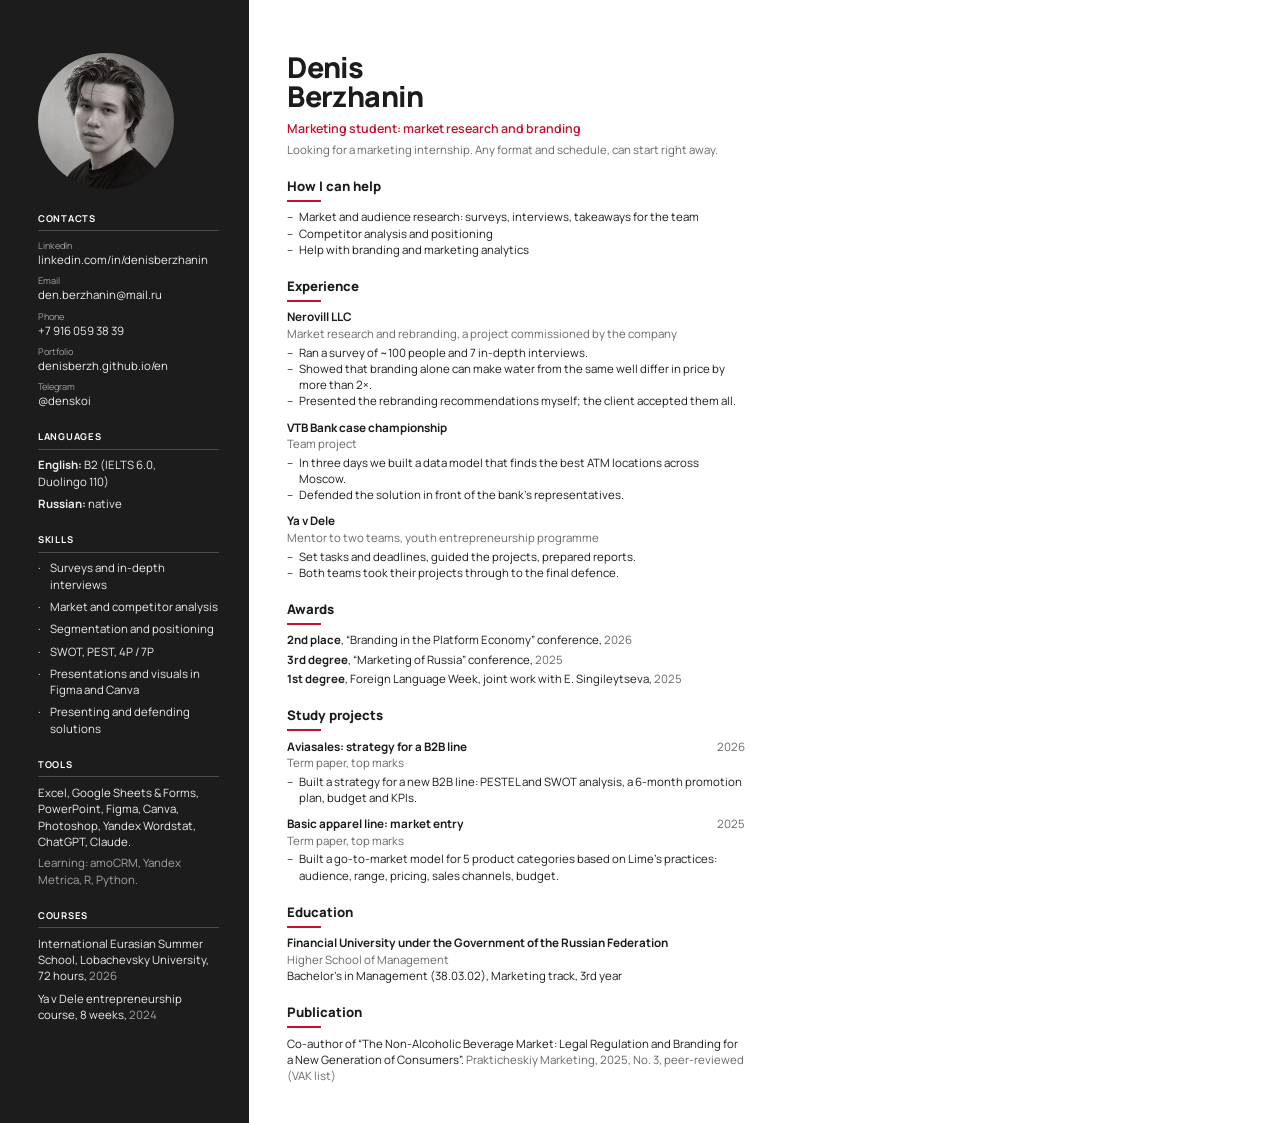
<file: tools/cv-en.html>
<!doctype html>
<!-- Source of assets/denis-berzhanin-cv-en.pdf (one A4 page). Facts mirror en/resume.html and en/index.html.
     Shared styles: tools/cv.css. Rebuild: node tools/cv-pdf.js -->
<html lang="en">
<head>
<meta charset="utf-8">
<title>Denis Berzhanin — CV</title>
<link rel="stylesheet" href="cv.css">
</head>
<body>
<aside>
  <img class="photo" src="cv-photo.jpg" alt="Portrait of Denis Berzhanin">

  <section>
    <h2>Contacts</h2>
    <ul>
      <li><span class="lbl">LinkedIn</span><a href="https://www.linkedin.com/in/denisberzhanin/">linkedin.com/in/denisberzhanin</a></li>
      <li><span class="lbl">Email</span><a href="mailto:den.berzhanin@mail.ru">den.berzhanin@mail.ru</a></li>
      <li><span class="lbl">Phone</span><a href="tel:+79160593839">+7 916 059 38 39</a></li>
      <li><span class="lbl">Portfolio</span><a href="https://denisberzh.github.io/en/?utm_source=cv">denisberzh.github.io/en</a></li>
      <li><span class="lbl">Telegram</span><a href="https://t.me/denskoi">@denskoi</a></li>
    </ul>
  </section>

  <section>
    <h2>Languages</h2>
    <ul>
      <li><b>English:</b> B2 (IELTS&nbsp;6.0, Duolingo&nbsp;110)</li>
      <li><b>Russian:</b> native</li>
    </ul>
  </section>

  <section>
    <h2>Skills</h2>
    <ul class="bul">
      <li>Surveys and in-depth interviews</li>
      <li>Market and competitor analysis</li>
      <li>Segmentation and positioning</li>
      <li>SWOT, PEST, 4P / 7P</li>
      <li>Presentations and visuals in Figma and Canva</li>
      <li>Presenting and defending solutions</li>
    </ul>
  </section>

  <section>
    <h2>Tools</h2>
    <p>Excel, Google Sheets &amp; Forms, PowerPoint, Figma, Canva, Photoshop, Yandex Wordstat, ChatGPT, Claude.</p>
    <p class="m">Learning: amoCRM, Yandex Metrica, R, Python.</p>
  </section>

  <section>
    <h2>Courses</h2>
    <ul>
      <li>International Eurasian Summer School, Lobachevsky University, 72&nbsp;hours, <span class="m">2026</span></li>
      <li>Ya v Dele entrepreneurship course, 8&nbsp;weeks, <span class="m">2024</span></li>
    </ul>
  </section>
</aside>

<main>
  <h1>Denis<br>Berzhanin</h1>
  <p class="role">Marketing student: market research and branding</p>
  <p class="goal">Looking for a marketing internship. Any format and schedule, can start right away.</p>

  <section>
    <h2>How I can help</h2>
    <ul class="bul">
      <li>Market and audience research: surveys, interviews, takeaways for the team</li>
      <li>Competitor analysis and positioning</li>
      <li>Help with branding and marketing analytics</li>
    </ul>
  </section>

  <section>
    <h2>Experience</h2>
    <div class="item">
      <h3>Nerovill LLC</h3>
      <p class="sub">Market research and rebranding, a project commissioned by the company</p>
      <ul class="bul">
        <li>Ran a survey of ~100 people and 7 in-depth interviews.</li>
        <li>Showed that branding alone can make water from the same well differ in price by more than 2×.</li>
        <li>Presented the rebranding recommendations myself; the client accepted them all.</li>
      </ul>
    </div>
    <div class="item">
      <h3>VTB Bank case championship</h3>
      <p class="sub">Team project</p>
      <ul class="bul">
        <li>In three days we built a data model that finds the best ATM locations across Moscow.</li>
        <li>Defended the solution in front of the bank’s representatives.</li>
      </ul>
    </div>
    <div class="item">
      <h3>Ya v Dele</h3>
      <p class="sub">Mentor to two teams, youth entrepreneurship programme</p>
      <ul class="bul">
        <li>Set tasks and deadlines, guided the projects, prepared reports.</li>
        <li>Both teams took their projects through to the final defence.</li>
      </ul>
    </div>
  </section>

  <section>
    <h2>Awards</h2>
    <ul class="plain">
      <li><b>2nd place</b>, “Branding in the Platform Economy” conference, <span class="when">2026</span></li>
      <li><b>3rd degree</b>, “Marketing of Russia” conference, <span class="when">2025</span></li>
      <li><b>1st degree</b>, Foreign Language Week, joint work with E. Singileytseva, <span class="when">2025</span></li>
    </ul>
  </section>

  <section>
    <h2>Study projects</h2>
    <div class="item">
      <div class="item-head"><h3>Aviasales: strategy for a B2B line</h3><span class="when">2026</span></div>
      <p class="sub">Term paper, top marks</p>
      <ul class="bul">
        <li>Built a strategy for a new B2B line: PESTEL and SWOT analysis, a 6-month promotion plan, budget and KPIs.</li>
      </ul>
    </div>
    <div class="item">
      <div class="item-head"><h3>Basic apparel line: market entry</h3><span class="when">2025</span></div>
      <p class="sub">Term paper, top marks</p>
      <ul class="bul">
        <li>Built a go-to-market model for 5 product categories based on Lime’s practices: audience, range, pricing, sales channels, budget.</li>
      </ul>
    </div>
  </section>

  <section>
    <h2>Education</h2>
    <h3>Financial University under the Government of the Russian Federation</h3>
    <p class="sub">Higher School of Management</p>
    <p>Bachelor’s in Management (38.03.02), Marketing track, <span class="nw">3rd year</span></p>
  </section>

  <section>
    <h2>Publication</h2>
    <p>Co-author of <a href="https://doi.org/10.24412/2071-3762-2025-3333-26-33">“The Non-Alcoholic Beverage Market: Legal Regulation and Branding for a New Generation of Consumers”</a>. <span class="m">Prakticheskiy Marketing, 2025, No. 3, peer-reviewed (VAK list)</span></p>
  </section>
</main>
</body>
</html>
</file>
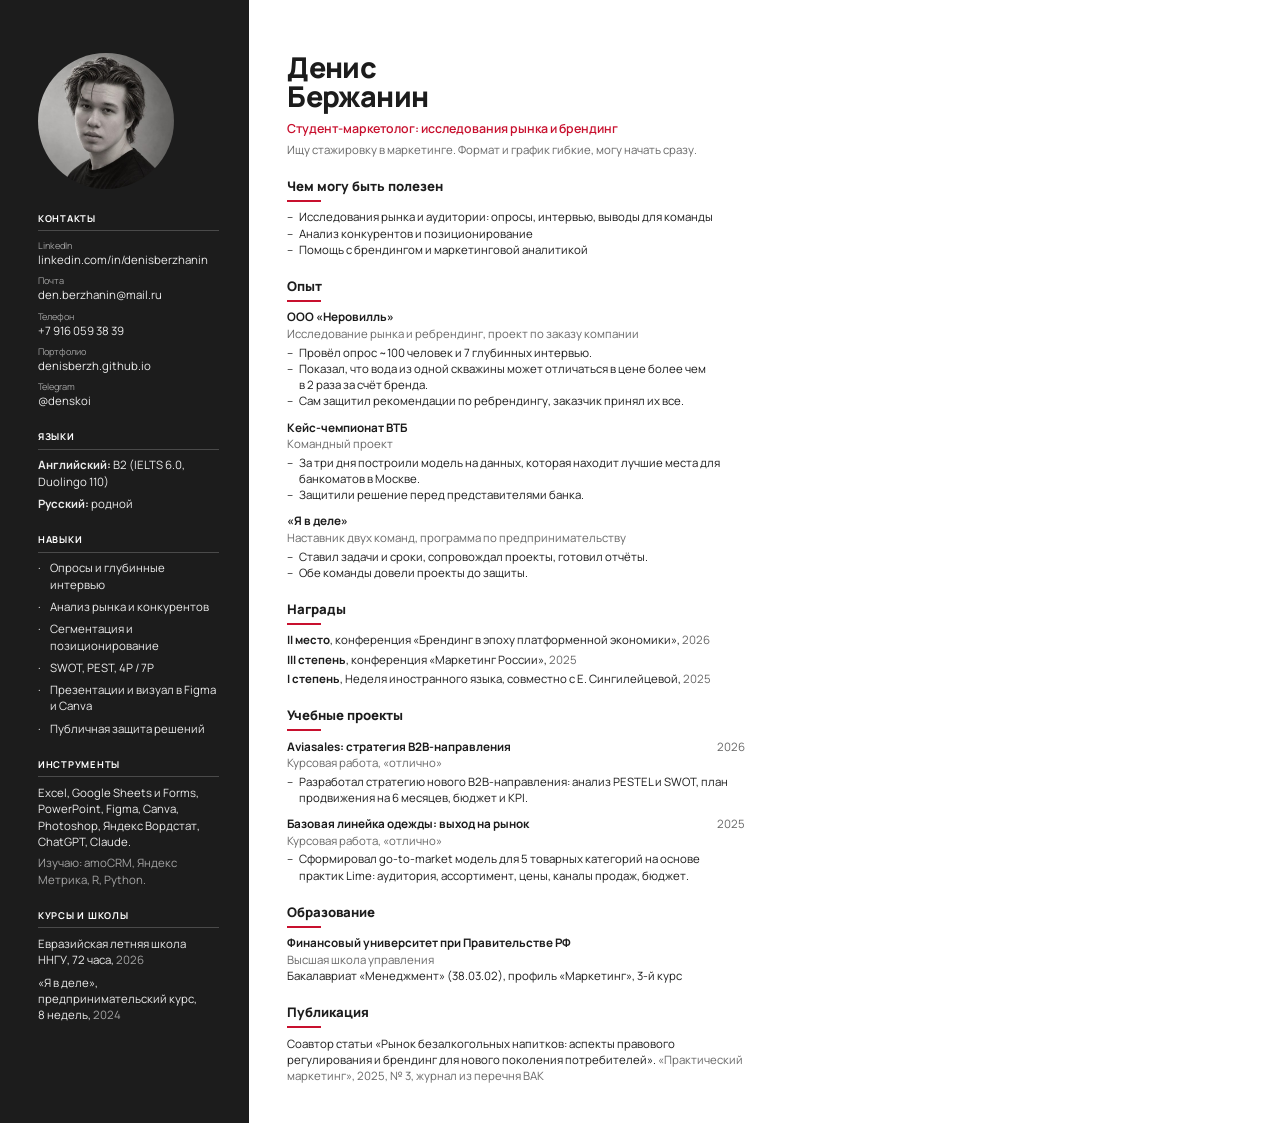
<file: tools/cv-ru.html>
<!doctype html>
<!-- Source of assets/denis-berzhanin-resume.pdf (one A4 page). Facts mirror resume.html and index.html.
     Shared styles: tools/cv.css. Rebuild: node tools/cv-pdf.js -->
<html lang="ru">
<head>
<meta charset="utf-8">
<title>Денис Бержанин — резюме</title>
<link rel="stylesheet" href="cv.css">
</head>
<body>
<aside>
  <img class="photo" src="cv-photo.jpg" alt="Портрет Дениса Бержанина">

  <section>
    <h2>Контакты</h2>
    <ul>
      <li><span class="lbl">LinkedIn</span><a href="https://www.linkedin.com/in/denisberzhanin/">linkedin.com/in/denisberzhanin</a></li>
      <li><span class="lbl">Почта</span><a href="mailto:den.berzhanin@mail.ru">den.berzhanin@mail.ru</a></li>
      <li><span class="lbl">Телефон</span><a href="tel:+79160593839">+7 916 059 38 39</a></li>
      <li><span class="lbl">Портфолио</span><a href="https://denisberzh.github.io/?utm_source=cv">denisberzh.github.io</a></li>
      <li><span class="lbl">Telegram</span><a href="https://t.me/denskoi">@denskoi</a></li>
    </ul>
  </section>

  <section>
    <h2>Языки</h2>
    <ul>
      <li><b>Английский:</b> B2 (IELTS&nbsp;6.0, Duolingo&nbsp;110)</li>
      <li><b>Русский:</b> родной</li>
    </ul>
  </section>

  <section>
    <h2>Навыки</h2>
    <ul class="bul">
      <li>Опросы и глубинные интервью</li>
      <li>Анализ рынка и конкурентов</li>
      <li>Сегментация и позиционирование</li>
      <li>SWOT, PEST, 4P / 7P</li>
      <li>Презентации и визуал в Figma и Canva</li>
      <li>Публичная защита решений</li>
    </ul>
  </section>

  <section>
    <h2>Инструменты</h2>
    <p>Excel, Google Sheets и Forms, PowerPoint, Figma, Canva, Photoshop, Яндекс Вордстат, ChatGPT, Claude.</p>
    <p class="m">Изучаю: amoCRM, Яндекс Метрика, R, Python.</p>
  </section>

  <section>
    <h2>Курсы и школы</h2>
    <ul>
      <li>Евразийская летняя школа ННГУ, 72&nbsp;часа, <span class="m">2026</span></li>
      <li>«Я в деле», предпринимательский курс, 8&nbsp;недель, <span class="m">2024</span></li>
    </ul>
  </section>
</aside>

<main>
  <h1>Денис<br>Бержанин</h1>
  <p class="role">Студент-маркетолог: исследования рынка и брендинг</p>
  <p class="goal">Ищу стажировку в маркетинге. Формат и график гибкие, могу начать сразу.</p>

  <section>
    <h2>Чем могу быть полезен</h2>
    <ul class="bul">
      <li>Исследования рынка и аудитории: опросы, интервью, выводы для команды</li>
      <li>Анализ конкурентов и позиционирование</li>
      <li>Помощь с брендингом и маркетинговой аналитикой</li>
    </ul>
  </section>

  <section>
    <h2>Опыт</h2>
    <div class="item">
      <h3>ООО «Неровилль»</h3>
      <p class="sub">Исследование рынка и ребрендинг, проект по заказу компании</p>
      <ul class="bul">
        <li>Провёл опрос ~100 человек и 7 глубинных интервью.</li>
        <li>Показал, что вода из одной скважины может отличаться в цене более чем в&nbsp;2&nbsp;раза за счёт бренда.</li>
        <li>Сам защитил рекомендации по ребрендингу, заказчик принял их все.</li>
      </ul>
    </div>
    <div class="item">
      <h3>Кейс-чемпионат ВТБ</h3>
      <p class="sub">Командный проект</p>
      <ul class="bul">
        <li>За три дня построили модель на данных, которая находит лучшие места для банкоматов в Москве.</li>
        <li>Защитили решение перед представителями банка.</li>
      </ul>
    </div>
    <div class="item">
      <h3>«Я в деле»</h3>
      <p class="sub">Наставник двух команд, программа по предпринимательству</p>
      <ul class="bul">
        <li>Ставил задачи и сроки, сопровождал проекты, готовил отчёты.</li>
        <li>Обе команды довели проекты до защиты.</li>
      </ul>
    </div>
  </section>

  <section>
    <h2>Награды</h2>
    <ul class="plain">
      <li><b>II место</b>, конференция «Брендинг в эпоху платформенной экономики», <span class="when">2026</span></li>
      <li><b>III степень</b>, конференция «Маркетинг России», <span class="when">2025</span></li>
      <li><b>I степень</b>, Неделя иностранного языка, совместно с Е. Сингилейцевой, <span class="when">2025</span></li>
    </ul>
  </section>

  <section>
    <h2>Учебные проекты</h2>
    <div class="item">
      <div class="item-head"><h3>Aviasales: стратегия B2B-направления</h3><span class="when">2026</span></div>
      <p class="sub">Курсовая работа, «отлично»</p>
      <ul class="bul">
        <li>Разработал стратегию нового B2B-направления: анализ PESTEL и SWOT, план продвижения на 6 месяцев, бюджет и KPI.</li>
      </ul>
    </div>
    <div class="item">
      <div class="item-head"><h3>Базовая линейка одежды: выход на рынок</h3><span class="when">2025</span></div>
      <p class="sub">Курсовая работа, «отлично»</p>
      <ul class="bul">
        <li>Сформировал go-to-market модель для 5 товарных категорий на основе практик Lime: аудитория, ассортимент, цены, каналы продаж, бюджет.</li>
      </ul>
    </div>
  </section>

  <section>
    <h2>Образование</h2>
    <h3>Финансовый университет при Правительстве РФ</h3>
    <p class="sub">Высшая школа управления</p>
    <p>Бакалавриат «Менеджмент» (38.03.02), профиль «Маркетинг», <span class="nw">3-й курс</span></p>
  </section>

  <section>
    <h2>Публикация</h2>
    <p>Соавтор статьи <a href="https://doi.org/10.24412/2071-3762-2025-3333-26-33">«Рынок безалкогольных напитков: аспекты правового регулирования и брендинг для нового поколения потребителей»</a>. <span class="m">«Практический маркетинг», 2025, № 3, журнал из перечня ВАК</span></p>
  </section>
</main>
</body>
</html>
</file>
<file: styles.css>
/* ===== ТИПОГРАФИКА =====
   Inter Tight — крупные заголовки · Inter — текст и подписи.
   Onest убран в дизайне v2: рядом с Inter он почти неотличим, а пара из
   двух похожих гротесков читается как ошибка. Одна семья — одна система.
   Все гарнитуры с кириллическими сабсетами. */
@font-face{font-family:"Inter Tight";font-style:normal;font-weight:400 700;font-display:swap;
  src:url("assets/fonts/InterTight-cyr.woff2") format("woff2");
  unicode-range:U+0301,U+0400-045F,U+0490-0491,U+04B0-04B1,U+2116}
@font-face{font-family:"Inter Tight";font-style:normal;font-weight:400 700;font-display:swap;
  src:url("assets/fonts/InterTight-lat.woff2") format("woff2")}
@font-face{font-family:"Inter Text";font-style:normal;font-weight:400 600;font-display:swap;
  src:url("assets/fonts/Inter-cyr.woff2") format("woff2");
  unicode-range:U+0301,U+0400-045F,U+0490-0491,U+04B0-04B1,U+2116}
@font-face{font-family:"Inter Text";font-style:normal;font-weight:400 600;font-display:swap;
  src:url("assets/fonts/Inter-lat.woff2") format("woff2")}

/* Inter 500 одной толщины для крупных заголовков: из переменного шрифта, с объединёнными
   контурами. В переменном файле перекладина «н» наложена на ножку, и на крупном
   размере Chrome на Windows рисовал на стыке лишние пиксели. */
@font-face{font-family:"Inter Display";font-style:normal;font-weight:500;font-display:swap;
  src:url("assets/fonts/InterDisplay500-cyr.woff2") format("woff2");
  unicode-range:U+0301,U+0400-045F,U+0490-0491,U+04B0-04B1,U+2116}
@font-face{font-family:"Inter Display";font-style:normal;font-weight:500;font-display:swap;
  src:url("assets/fonts/InterDisplay500-lat.woff2") format("woff2")}
/* Запасные шрифты с пропорциями Inter (замер в браузере, Arial → Inter).
   Пока Inter загружается, текст рисуется Arial того же размера и высоты строки,
   поэтому подмена шрифта не сдвигает строки и картинки. */
@font-face{font-family:"Inter Text Fallback";src:local("Arial"),local("Helvetica"),local("ArialMT");
  size-adjust:106.4%;ascent-override:91.2%;descent-override:22.6%;line-gap-override:0%}
@font-face{font-family:"Inter Tight Fallback";src:local("Arial"),local("Helvetica"),local("ArialMT");
  size-adjust:98.25%;ascent-override:98.73%;descent-override:24.43%;line-gap-override:0%}

:root{--accent:#c8102e;--accent-dark:#a10d26;
  --font-display:"Inter Display","Inter Text","Inter Text Fallback",system-ui,sans-serif;
  --font-latin-display:"Inter Tight","Inter Tight Fallback","Inter Text",system-ui,sans-serif;
  --font-text:"Inter Text","Inter Text Fallback",system-ui,sans-serif;
  --font-label:var(--font-text)}

/* ===== ДИЗАЙН v2: токены =====
   Шкала текста по ролям. Компоненты берут размер отсюда, а не придумывают свой.
   label 13 — подписи, метки, даты, счётчики (Inter 500)
   small 14 — второстепенные фразы, ссылки, кнопки
   body  16 — основной текст
   lead  18 — вводный абзац
   Цвет текста по ролям: primary — содержание, secondary — пояснения и метки. */
:root{
  --fs-label:13px;--fs-small:14px;--fs-body:16px;--fs-lead:18px;--fs-h4:20px;
  --lh-label:1.45;--lh-body:1.6;
  --text-primary:var(--ink);--text-secondary:var(--muted);--text-on-dark-secondary:#b4b4b4;
  --image-outline:#0000001a;   /* чистый чёрный 10%: край картинки на светлом фоне */
  --press-scale:.96;           /* отклик на нажатие */
  --dur-fast:150ms
}

:root{color-scheme:light;--ink:#1c1c1c;--paper:#fff;--muted:#686868;--line:#d2d2d2;--dark:#141414;--hero:#686868;--ease:cubic-bezier(.7,0,.3,1);--space:clamp(24px,7.5vw,120px)}
*{box-sizing:border-box}html{scroll-behavior:smooth;scroll-padding-top:24px}body{margin:0;font-family:-apple-system,BlinkMacSystemFont,"Segoe UI",Arial,sans-serif;font-weight:400;color:var(--ink);background:var(--paper);-webkit-font-smoothing:antialiased}a{color:inherit;text-decoration:none}button{font:inherit;cursor:pointer}button,a{-webkit-tap-highlight-color:transparent}button:focus-visible,a:focus-visible{outline:2px solid currentColor;outline-offset:6px}button{border:0}img{display:block;max-width:100%}svg{fill:none;stroke:currentColor;stroke-linecap:round;stroke-linejoin:round}h1,h2,p{margin:0}.sr-only{position:absolute!important;width:1px;height:1px;padding:0;overflow:hidden;clip:rect(0,0,0,0);white-space:nowrap;border:0}.skip-link{position:fixed;top:16px;left:16px;transform:translateY(-200%);padding:12px 16px;background:white;color:black;z-index:100}.skip-link:focus{transform:none}
.header{position:absolute;z-index:3;top:0;left:0;width:100%;padding:32px 40px;display:flex;justify-content:space-between;align-items:center;color:var(--ink);font-size:15px}.wordmark{display:flex;align-items:center;gap:10px}.copyright{display:inline-block;transition:transform .55s var(--ease)}.wordmark:hover .copyright{transform:rotate(360deg)}.desktop-nav{display:flex;gap:32px}.desktop-nav a{position:relative;padding:8px 0}.desktop-nav a::after{content:"";width:5px;height:5px;position:absolute;bottom:-3px;left:50%;border-radius:50%;background:currentColor;transform:scale(0);transition:transform .25s}.desktop-nav a:hover::after,.desktop-nav a:focus-visible::after{transform:scale(1)}
.hero{position:relative;height:max(720px,100svh);min-height:720px;isolation:isolate;overflow:hidden;background:var(--hero)}.portrait-wrap{position:absolute;top:12%;left:53%;width:min(42vw,500px);height:70%;transform:translateX(-50%);z-index:-1;mask-image:linear-gradient(to right,transparent,black 15%,black 85%,transparent),linear-gradient(to bottom,transparent,black 8%,black 84%,transparent);mask-composite:intersect}.portrait{width:100%;height:100%;object-fit:contain;object-position:center;filter:grayscale(1)}.hero-intro{position:absolute;right:6%;top:34%;color:white}.hero-intro p{font-size:clamp(24px,2.5vw,40px);line-height:1.35;letter-spacing:-1px}.arrow-diagonal{width:40px;height:40px;stroke-width:1.7;margin-bottom:32px}.name-marquee{position:absolute;bottom:9%;left:0;width:100%;color:white;overflow:hidden}.name-track{display:flex;width:max-content;animation:marquee 32s linear infinite;font-weight:400;font-size:clamp(100px,15.5vw,250px);line-height:1.15;letter-spacing:-.055em}.name-track span{flex-shrink:0;padding-right:.12em}.name-marquee:hover .name-track,.motion-paused .name-track{animation-play-state:paused}@keyframes marquee{to{transform:translateX(-50%)}}.hero-bottom{position:absolute;bottom:24px;left:40px;right:40px;display:flex;align-items:center;justify-content:space-between;color:white;font-size:12px}.scroll-link{display:flex;align-items:center;gap:16px;min-height:44px}.scroll-link span{font-size:22px}.pause-motion{width:44px;height:44px;display:grid;place-items:center;border:1px solid #ffffff80;border-radius:50%;background:transparent;color:white}.pause-motion svg{width:16px;height:16px;stroke-width:1.5}
.menu-toggle{position:fixed;z-index:12;top:24px;right:24px;width:72px;height:72px;border-radius:50%;background:var(--ink);color:white;display:flex;flex-direction:column;align-items:center;justify-content:center;gap:6px;visibility:hidden;opacity:0;transition:opacity .3s,transform .15s ease-out,visibility .3s}.is-scrolled .menu-toggle{visibility:visible;opacity:1}.menu-toggle span{display:block;width:24px;height:1px;background:currentColor}.menu{position:fixed;left:auto;right:0;top:0;bottom:0;margin:0;width:min(560px,85vw);max-width:none;height:100dvh;max-height:none;padding:120px 64px 48px;background:var(--ink);color:white;border:0}.menu[open]{display:flex;flex-direction:column;animation:menu-in .5s var(--ease)}@keyframes menu-in{from{transform:translateX(100%)}to{transform:none}}.menu::backdrop{background:#0007}.menu .eyebrow{color:#aaa;border-bottom:1px solid #ffffff40;padding-bottom:24px}.menu nav{display:grid;gap:8px;margin-top:32px}.menu nav a{font-size:clamp(36px,5vw,58px);line-height:1.35;font-weight:400;letter-spacing:-1.5px;transition:transform .3s var(--ease)}.menu nav a:hover{transform:translateX(12px)}.menu-caption{margin-top:auto;font-size:14px;color:#aaa;line-height:1.6}.menu-close{position:absolute;top:24px;right:24px;background:white;color:var(--ink);width:72px;height:72px;border-radius:50%;display:grid;place-items:center}.menu-close span{position:absolute;width:24px;height:1px;background:currentColor;transform:rotate(45deg)}.menu-close span+span{transform:rotate(-45deg)}body.menu-open{overflow:hidden}
.section-light{padding-left:var(--space);padding-right:var(--space);background:var(--paper)}.about{padding-top:clamp(80px,10vw,144px);padding-bottom:96px}.section-top{display:flex;align-items:center;justify-content:space-between;gap:24px;font-size:12px}.eyebrow{font-size:12px;letter-spacing:.035em}.subtle{color:var(--muted);font-size:14px;line-height:1.5}.about-grid{display:grid;grid-template-columns:1.65fr 1fr;gap:12%;margin-top:64px}.about h2{font-weight:400;font-size:clamp(36px,5.2vw,80px);line-height:1.12;letter-spacing:-.045em}.about-aside{padding-top:8px}.about-aside p{font-size:18px;line-height:1.55;max-width:360px}.about-aside p+p{margin-top:24px;font-size:14px}.round-link{margin-top:40px;width:160px;height:160px;border-radius:50%;display:flex;flex-direction:column;align-items:center;justify-content:center;gap:16px;background:var(--ink);color:white;font-size:14px;transition:transform .15s ease-out,background .4s var(--ease)}.round-link svg{width:24px;height:24px;stroke-width:1.25}.round-link:hover{background:#484848}
.projects{padding-top:32px;padding-bottom:120px}.project-gallery{display:grid;grid-template-columns:1fr 1fr;gap:32px;margin-top:80px}.project-gallery figure{margin:0;overflow:hidden}.project-gallery img{aspect-ratio:4/3;width:100%;height:auto;object-fit:cover;filter:grayscale(1);transition:transform .7s var(--ease)}.project-gallery figure:hover img{transform:scale(1.025)}.project-gallery figcaption{font-size:12px;margin-top:16px;color:var(--muted)}
.contact{padding:80px var(--space) 32px;background:var(--ink);color:white}.contact .subtle{color:#b4b4b4}.contact h2{font-size:clamp(48px,8vw,120px);font-weight:400;line-height:1.05;letter-spacing:-.05em;margin:64px 0 32px}.contact-portrait{display:inline-block;width:.8em;height:.8em;border-radius:50%;overflow:hidden;margin-right:.14em;vertical-align:.015em}.contact-portrait img{width:100%;height:100%;object-fit:cover;object-position:50% 29%}.contact-line{display:flex;align-items:center;justify-content:space-between;gap:24px;margin-top:8px}.contact-rule{height:1px;background:#ffffff40;flex:1}.contact-line .round-link{margin:0;background:white;color:var(--ink);width:160px;height:160px;flex-shrink:0}.contact-line .round-link:hover{background:#d9d9d9}footer{margin-top:96px;display:flex;justify-content:space-between;gap:24px;flex-wrap:wrap;color:#b4b4b4;font-size:12px;line-height:1.5}footer a:hover{color:white}
[data-reveal]{transition:opacity .65s cubic-bezier(.16,1,.3,1),transform .65s cubic-bezier(.16,1,.3,1)}.motion-ready [data-reveal]:not(.visible){opacity:0;transform:translateY(14px)}
@media(min-width:1600px){.hero-intro{right:8%}}
@media(max-width:900px){.portrait-wrap{left:50%;width:min(52vw,440px);height:66%}.hero-intro{right:5%;top:29%}.about-grid{gap:8%;grid-template-columns:1.3fr 1fr}.about h2{font-size:48px}.round-link{width:136px;height:136px}}
@media(max-width:600px){.header{padding:24px;font-size:14px}.desktop-nav{display:none}.menu-toggle{visibility:visible;opacity:1;width:52px;height:52px;top:16px;right:16px}.hero{height:100svh;min-height:680px;max-height:960px}.portrait-wrap{top:16%;left:50%;width:78%;height:auto;aspect-ratio:1122/1402}.portrait{object-position:center;height:100%;width:100%}.hero-intro{top:auto;bottom:30%;left:24px;right:auto}.hero-intro p{font-size:18px;letter-spacing:-.3px}.hero-intro .arrow-diagonal{display:none}.name-marquee{bottom:14%}.name-track{font-size:94px;letter-spacing:-.06em;animation-duration:24s}.hero-bottom{left:24px;right:24px;bottom:20px}.about{padding-top:72px;padding-bottom:64px}.section-top{align-items:flex-start;gap:16px}.section-top .subtle{text-align:right;font-size:11px;max-width:160px}.about-grid{grid-template-columns:1fr;gap:32px;margin-top:40px}.about h2{font-size:46px}.about-aside{display:grid;grid-template-columns:1fr 112px;column-gap:16px;align-items:start}.about-aside p{font-size:15px}.about-aside p+p{margin-top:16px;font-size:12px;grid-column:1}.about-aside .round-link{grid-column:2;grid-row:1/3;margin:0;width:112px;height:112px;font-size:12px;gap:12px}.projects{padding-top:24px;padding-bottom:64px}.project-gallery{gap:16px;margin-top:40px}.project-gallery img{aspect-ratio:1}.contact{padding-top:56px}.contact h2{font-size:clamp(36px,11vw,53px);margin-top:40px}.contact-line .round-link{width:112px;height:112px;font-size:12px}.contact footer{margin-top:64px;gap:16px;font-size:10px}.menu{width:100%;padding:104px 32px 40px}.menu-close{width:52px;height:52px;top:16px;right:16px}.menu nav a{font-size:48px}.menu nav{gap:12px}.menu-caption{padding-top:40px}}
@media(prefers-reduced-motion:reduce){html{scroll-behavior:auto}*,*::before,*::after{animation:none!important;transition:none!important}.name-track{transform:none}.name-track span+span{display:none}.name-track{font-size:clamp(42px,9.8vw,156px);width:100%;justify-content:center;letter-spacing:-.04em}.name-track span{padding:0}.motion-ready [data-reveal]:not(.visible){opacity:1;transform:none}.pause-motion{display:none}}


/* Presentation portfolio: keep the supplied slides in their original colors and proportions. */
.portfolio-heading{font-size:clamp(44px,6vw,88px);font-weight:400;line-height:1.1;letter-spacing:-.045em;margin:40px 0 24px}
.portfolio-intro{font-size:16px;line-height:1.6;color:var(--muted);max-width:560px}
.project-gallery.portfolio-grid{gap:48px 32px;margin-top:56px}
.slide-open{display:block}.slide-frame{display:block;position:relative;aspect-ratio:16/9;background:#eee;overflow:hidden}
.project-gallery .slide-thumb{height:100%;width:100%;aspect-ratio:16/9;object-fit:contain;filter:none}
.slide-open-label{position:absolute;bottom:16px;right:16px;padding:10px 16px;border-radius:24px;background:var(--ink);color:white;font-size:12px;opacity:0;transform:translateY(6px);transition:opacity .25s,transform .25s}
.slide-open:hover .slide-open-label,.slide-open:focus-visible .slide-open-label{opacity:1;transform:none}
.portfolio-card figcaption{margin-top:20px}.portfolio-card h4{margin:0;font-size:24px;line-height:1.2;letter-spacing:-.025em;font-weight:400;color:var(--ink)}.portfolio-card figcaption p{font-size:12px;line-height:1.5;margin-top:8px;color:var(--muted)}
body.viewer-open{overflow:hidden}.slide-viewer{position:fixed;inset:0;margin:auto;width:calc(100vw - 48px);max-width:1280px;max-height:calc(100dvh - 48px);padding:24px;border:0;background:var(--ink);color:white;overflow:auto}.slide-viewer[open]{display:flex;flex-direction:column;gap:16px}.slide-viewer::backdrop{background:#000b}.slide-viewer-header{display:flex;justify-content:space-between;align-items:center;gap:16px}.slide-viewer h2{font-size:24px;line-height:1.25;letter-spacing:-.025em;font-weight:400}.slide-close{flex-shrink:0;width:44px;height:44px;padding:0;border-radius:50%;background:white;color:var(--ink);font-size:32px;line-height:1}.slide-image{width:100%;height:min(62dvh,720px);min-height:0;object-fit:contain;background:#111}.slide-controls{display:flex;align-items:center;justify-content:center;gap:24px}.slide-controls[hidden]{display:none}.slide-controls button{width:44px;height:44px;background:transparent;color:white;border:1px solid #ffffff60;border-radius:50%;font-size:22px}.slide-controls button:disabled{opacity:.25;cursor:default}.slide-controls p{font-size:13px;min-width:44px;text-align:center}.slide-original{align-self:flex-start;font-size:12px;color:#ddd;line-height:1.5;padding:8px 0}.slide-original:hover{color:white}
@media(max-width:600px){.project-gallery.portfolio-grid{grid-template-columns:1fr;gap:32px;margin-top:32px}.portfolio-heading{font-size:44px;margin-top:32px}.portfolio-intro{font-size:14px}.portfolio-card h4{font-size:22px}.portfolio-card figcaption{margin-top:16px}.slide-viewer{width:calc(100vw - 24px);max-height:calc(100dvh - 24px);padding:16px;gap:12px}.slide-viewer h2{font-size:20px}.slide-image{height:auto;max-height:60dvh;aspect-ratio:16/9}}

.slide-image.is-loading{opacity:0}.slide-load-status{font-size:12px;line-height:1.5;color:#ddd}.slide-load-status[hidden]{display:none}

/* Categories use Dennis's oversized rows and floating image preview. */
[hidden]{display:none!important}
@media(max-width:720px){.portfolio-grid-heading{padding-right:56px}.portfolio-result-actions{max-width:132px;text-align:right}.header .wordmark{min-width:0;font-size:12px;gap:6px}.header .header-write{padding:10px 12px;font-size:12px}.header .header-write>span[aria-hidden]{display:none}}
.projects{overflow-anchor:none}
.portfolio-filters{margin-top:64px}
.category-top{display:flex;justify-content:space-between;align-items:center;padding:0 0 24px;border-bottom:1px solid var(--line)}
.category-top>.eyebrow{color:var(--muted)}
.all-filter{display:flex;gap:24px;align-items:center;padding:12px 22px;border:1px solid var(--line);border-radius:99px;background:white;color:var(--ink);font-size:14px;transition:background .3s,color .3s}
.all-filter[aria-pressed="true"]{background:var(--ink);border-color:var(--ink);color:white}
.category-row{width:100%;display:grid;grid-template-columns:minmax(0,1fr) 200px 40px;align-items:center;gap:32px;text-align:left;padding:40px 24px;border-bottom:1px solid var(--line);background:white;color:var(--ink)}
.category-name{font-size:clamp(40px,5.4vw,86px);font-weight:400;line-height:1.06;letter-spacing:-.05em;transition:transform .5s var(--ease),color .4s}
.category-description{font-size:14px;line-height:1.7;transition:transform .5s var(--ease),color .4s}
.category-description>span{font-size:12px;color:var(--muted)}
.category-arrow{font-size:32px;justify-self:end;transition:transform .5s var(--ease)}
.identity-break{display:none}
.category-row[aria-pressed="true"] .category-arrow{transform:rotate(45deg)}
.category-row[aria-pressed="true"] .category-name{color:var(--muted)}
.category-preview{position:fixed;top:0;left:0;width:min(30vw,440px);height:min(36vw,520px);z-index:9;pointer-events:none;visibility:hidden;transition:visibility .4s}
.category-preview.visible{visibility:visible}
.category-preview-inner{position:absolute;inset:0;background:#eee;overflow:hidden;transform:translate(-50%,-50%) scale(.7);opacity:0;transition:opacity .3s,transform .45s cubic-bezier(.16,1,.3,1)}
.category-preview.visible .category-preview-inner{opacity:1;transform:translate(-50%,-50%) scale(1)}
.category-preview-track{height:100%;transition:transform .6s cubic-bezier(.65,0,.35,1)}
.category-preview-slide{height:100%;width:100%;display:grid;place-items:center;padding:32px}
.category-preview-slide img{width:100%;height:100%;object-fit:contain}
.category-preview-badge{position:absolute;left:0;top:0;transform:translate(-50%,-50%) scale(.6);opacity:0;display:grid;place-items:center;width:94px;height:94px;border-radius:50%;background:var(--ink);color:white;font-size:13px;transition:transform .4s cubic-bezier(.16,1,.3,1),opacity .25s}
.category-preview.visible .category-preview-badge{opacity:1;transform:translate(-50%,-50%) scale(1)}
.portfolio-grid-heading{display:flex;justify-content:space-between;gap:24px;align-items:center;margin-top:72px;padding-bottom:24px;border-bottom:1px solid var(--line)}
.portfolio-grid-heading p{font-size:14px}.portfolio-grid-heading>span{font-size:12px;color:var(--muted)}
.project-gallery.portfolio-grid{margin-top:32px}
.portfolio-card{min-width:0}
.portfolio-card h3{margin:0;font-size:24px;line-height:1.2;letter-spacing:-.025em;font-weight:400;color:var(--ink)}
.portfolio-card.interface .slide-frame{background:#eee;padding:16px}
.portfolio-card.panorama .slide-frame{background:#272727;padding:16px}
.portfolio-card.logo .slide-frame{aspect-ratio:4/3;background:#eee}
.portfolio-card.logo .slide-thumb{object-fit:cover}
.portfolio-card.lettering .slide-frame{display:grid;place-items:center}
.portfolio-card.lettering .slide-thumb{width:min(65%,330px);height:auto;max-height:70%;object-fit:contain}
.portfolio-card.poster .slide-frame{aspect-ratio:1;background:#111}
.more-presentations{grid-column:1/-1}



.more-label{display:flex;align-items:center;justify-content:space-between;gap:44px;border:1px solid var(--line);border-radius:99px;padding:20px 28px;font-size:16px;transition:background .3s,color .3s}



.slide-stage{width:100%;min-width:0;overflow:auto;background:#111}
.slide-stage:focus-visible{outline:2px solid white;outline-offset:2px}
.is-panorama .slide-image{height:auto;max-height:none;aspect-ratio:auto}
.panorama-hint{display:none;font-size:12px;line-height:1.5;color:#ddd}
@media(hover:hover) and (pointer:fine){.category-row:hover .category-name{transform:translateX(-12px);color:#a8a8a8}.category-row:hover .category-description{transform:translateX(12px);color:#a8a8a8}.category-row:hover .category-arrow{transform:translate(8px,-8px)}}
@media(max-width:1050px){.category-row{grid-template-columns:minmax(0,1fr) 160px 28px;gap:20px;padding:32px 8px}.category-description{font-size:12px}.identity-break{display:block}.category-name{font-size:clamp(40px,6vw,65px)}}
@media(max-width:600px){.portfolio-heading{font-size:clamp(36px,10vw,44px)}.portfolio-filters{margin-top:40px}.category-top{padding-bottom:20px}.all-filter{font-size:12px;padding:10px 16px;gap:16px}.category-row{grid-template-columns:minmax(0,1fr) 24px;gap:12px;padding:28px 0}.category-name{font-size:clamp(29px,8.5vw,46px);letter-spacing:-.045em}.category-description{grid-column:1;grid-row:2;font-size:11px;line-height:1.5}.category-description br{display:none}.category-description>span{margin-left:16px;font-size:11px}.category-arrow{grid-column:2;grid-row:1/3;font-size:26px}.identity-break{display:block}.category-preview{display:none}.portfolio-grid-heading{margin-top:48px;padding-bottom:20px}.portfolio-grid-heading p{font-size:13px}.portfolio-card h3{font-size:22px}.portfolio-card.interface .slide-frame,.portfolio-card.panorama .slide-frame{padding:6px}.more-label{font-size:14px;padding:16px 24px;gap:32px}.slide-viewer.is-panorama .slide-image{width:1075px;max-width:none;height:auto;max-height:none}.panorama-hint:not([hidden]){display:block}}
@media(pointer:coarse),(prefers-reduced-motion:reduce){.category-preview{display:none}}

.slide-source{align-self:flex-start;font-size:12px;color:#ddd;line-height:1.5;padding:8px 0}.slide-source:hover{color:white}

/* Resume uses the existing monochrome type, rules and reveal motion. */
.hero-resume-link{padding:16px;margin:-16px;display:block}
.hero-resume-link p{position:relative;padding-bottom:10px}
.hero-resume-link p::after{content:"";position:absolute;left:0;bottom:0;width:100%;height:1px;background:currentColor;transform:scaleX(0);transform-origin:left;transition:transform .4s cubic-bezier(.65,0,.35,1)}
.hero-resume-link:hover p::after,.hero-resume-link:focus-visible p::after{transform:scaleX(1)}
.hero-resume-link .arrow-diagonal{transition:transform .4s var(--ease)}
.hero-resume-link:hover .arrow-diagonal{transform:translate(6px,6px)}
.desktop-nav [aria-current="page"]::after{transform:scale(1)}
.resume-intro{padding-top:160px;padding-bottom:0}
.text-link{font-size:12px;display:inline-flex;gap:24px;align-items:center;padding:8px 0;min-height:44px}
.resume-intro-grid{display:grid;grid-template-columns:1fr minmax(200px,280px);align-items:center;gap:96px;margin:64px 0}
.resume-heading h1{font-size:clamp(64px,8.2vw,128px);font-weight:400;letter-spacing:-.06em;line-height:1.03}
.resume-heading>p{margin-top:32px;font-size:18px;color:var(--muted);line-height:1.5}
.resume-portrait{margin:0;width:100%;background:#ddd}
.resume-portrait img{width:100%;height:auto;aspect-ratio:1122/1402;object-fit:contain;filter:grayscale(1)}
.resume-section-nav{display:flex;flex-wrap:wrap;gap:48px;padding:24px 0;border-top:1px solid var(--line);border-bottom:1px solid var(--line)}
.resume-section-nav a{display:flex;align-items:center;justify-content:space-between;gap:40px;font-size:14px;padding:8px 0;min-height:44px}
.resume-section-nav span{font-size:22px;transition:transform .3s var(--ease)}
.resume-section-nav a:hover span{transform:translate(3px,3px)}
.resume-document,.certificates{padding-top:96px;padding-bottom:0;scroll-margin-top:40px}
.resume-section-heading{display:flex;align-items:flex-end;justify-content:space-between;gap:32px;margin-bottom:48px}
.resume-section-heading h2{font-size:clamp(40px,5.2vw,80px);line-height:1.08;font-weight:400;letter-spacing:-.045em}
.resume-section-heading>.subtle{font-size:12px;flex-shrink:0;padding-bottom:8px}




.certificates{padding-bottom:120px}
.certificate-grid{display:grid;grid-template-columns:repeat(3,minmax(0,1fr));gap:64px 32px}
.certificate-card{min-width:0}
.certificate-preview{display:grid;place-items:center;position:relative;aspect-ratio:4/3;background:#f0f0f0;padding:24px;overflow:hidden}
.certificate-preview img{width:100%;height:100%;min-height:0;object-fit:contain;transition:transform .5s var(--ease)}
.certificate-preview>span{position:absolute;right:16px;bottom:16px;background:var(--ink);color:white;border-radius:99px;padding:12px 20px;font-size:12px;opacity:0;transform:translateY(6px);transition:opacity .25s,transform .25s}
.certificate-preview:hover>span,.certificate-preview:focus-visible>span{opacity:1;transform:none}
.certificate-preview:hover img{transform:scale(1.025)}
.certificate-meta{display:flex;justify-content:space-between;gap:16px;margin-top:24px;font-size:11px;line-height:1.5;color:var(--muted)}
.certificate-card h3{font-weight:400;font-size:24px;letter-spacing:-.025em;line-height:1.2;margin:12px 0 16px}
.certificate-issuer,.certificate-description{font-size:12px;line-height:1.6;color:var(--muted)}
.certificate-description{margin-top:12px}
.certificate-pdf{display:inline-flex;align-items:center;gap:24px;min-height:44px;margin-top:16px;border-bottom:1px solid var(--line);font-size:12px}
.certificate-original{align-self:flex-start;padding:10px 0;font-size:13px;line-height:1.5;color:#ddd}
.certificate-original:hover{color:white}
.certificate-viewer{max-width:1100px}
.certificate-viewer .slide-image{height:min(70dvh,880px);aspect-ratio:auto;object-fit:contain}
@media(max-width:1000px){.certificate-grid{grid-template-columns:repeat(2,minmax(0,1fr))}.resume-intro-grid{gap:48px;grid-template-columns:1fr 240px}.resume-section-nav{gap:32px}.resume-section-nav a{gap:24px}}
@media(max-width:600px){.resume-intro{padding-top:112px}.resume-intro-grid{grid-template-columns:1fr;gap:32px;margin:32px 0}.resume-heading h1{font-size:clamp(56px,14.5vw,84px)}.resume-heading>p{font-size:15px;margin-top:24px}.resume-portrait{width:160px;justify-self:end}.resume-section-nav{gap:12px 24px;padding:16px 0}.resume-section-nav a{font-size:12px;gap:12px}.resume-section-nav span{font-size:18px}.resume-document,.certificates{padding-top:64px;scroll-margin-top:24px}.resume-section-heading{align-items:flex-start;flex-direction:column;gap:16px;margin-bottom:32px}.resume-section-heading h2{font-size:clamp(36px,9.8vw,48px)}.certificate-grid{grid-template-columns:1fr;gap:48px}.certificate-preview{padding:20px}.certificate-card h3{font-size:24px}.certificate-meta{margin-top:20px}.certificates{padding-bottom:64px}.certificate-viewer .slide-image{height:auto;max-height:65dvh;aspect-ratio:auto}}
@media(hover:none){.certificate-preview>span{opacity:1;transform:none}}

/* Language qualifications are highlighted before the academic documents. */
.language-section{padding-top:96px;scroll-margin-top:40px}
.language-grid{display:grid;grid-template-columns:repeat(2,minmax(0,1fr));gap:48px}
.language-card{border-top:1px solid var(--line);padding-top:24px}
.language-card .certificate-meta{margin-top:0}
.language-card h3{font-size:clamp(24px,2.4vw,36px);margin:20px 0 0}
.language-result{display:flex;align-items:center;justify-content:space-between;gap:24px;margin:24px 0 32px}
.language-score{display:flex;align-items:baseline;gap:16px;font-size:clamp(64px,6.5vw,100px);line-height:1;letter-spacing:-.06em}
.language-score>span{font-size:24px;letter-spacing:-.025em;color:var(--muted)}
.language-level{font-size:12px;border:1px solid var(--line);border-radius:99px;padding:10px 16px;white-space:nowrap}
.language-card .certificate-preview{height:320px;aspect-ratio:auto;padding:24px}
.language-copy-note{margin-top:8px;font-size:11px;line-height:1.5;color:var(--muted)}
@media(max-width:900px){.language-grid{gap:32px}.language-card .certificate-preview{height:280px}.language-result{gap:16px}.language-level{padding:8px 12px}}
@media(max-width:600px){.language-section{padding-top:64px;scroll-margin-top:24px}.language-grid{grid-template-columns:1fr;gap:48px}.language-card h3{font-size:28px}.language-result{margin:24px 0}.language-score{font-size:72px;gap:12px}.language-score>span{font-size:20px}.language-card .certificate-preview{height:300px;padding:20px}.language-card .certificate-meta{font-size:10px}}

/* Personal details follow the established monochrome layout. */
.header-actions{display:flex;align-items:center;gap:32px}.header-write{display:inline-flex;gap:16px;align-items:center;padding:12px 20px;background:var(--ink);color:white;border-radius:99px;font-size:14px;white-space:nowrap;transition:background .3s}.header-write:hover{background:#484848}
.about-aside .subtle{line-height:1.8}.contact-links{display:flex;gap:48px;flex-wrap:wrap;margin-top:40px}.contact-links a{font-size:clamp(16px,1.7vw,24px);letter-spacing:-.025em;padding:8px 0;overflow-wrap:anywhere}.contact-links a>span{display:block;margin-bottom:14px;font-size:11px;color:#b4b4b4;letter-spacing:0}.contact-links a:hover{text-decoration:underline;text-underline-offset:6px}

.download-resume{display:inline-flex;align-items:center;gap:32px;padding:16px 24px;border:1px solid var(--line);border-radius:99px;font-size:14px;white-space:nowrap;transition:background .3s,color .3s}.download-resume:hover{background:var(--ink);color:white;border-color:var(--ink)}
.cv-layout{display:grid;grid-template-columns:1fr 1.65fr;gap:9%;margin-top:64px}.cv-thesis{font-size:clamp(24px,2.5vw,38px);line-height:1.25;letter-spacing:-.035em}.cv-summary>.subtle{margin-top:32px;line-height:1.7}.cv-contacts{display:grid;gap:8px;margin-top:24px;font-size:14px;overflow-wrap:anywhere}.cv-contacts a{padding:8px 0}.cv-contacts a:hover{text-decoration:underline;text-underline-offset:5px}.cv-row{display:grid;grid-template-columns:1fr;gap:24px;padding:24px 0 32px;border-top:1px solid var(--line)}.cv-row h3{font-size:12px;color:var(--muted);font-weight:400;margin:0}.cv-row h4{margin:0 0 12px;font-size:20px;line-height:1.4;font-weight:400;letter-spacing:-.02em}.cv-row p{font-size:15px;line-height:1.7;color:var(--muted)}.cv-row p+p{margin-top:16px}.cv-row p+h4{margin-top:24px}.cv-row strong{font-weight:500;color:var(--ink)}
.award-card{border-top:1px solid var(--line);padding-top:24px}.award-result{display:flex;align-items:baseline;gap:24px;margin-bottom:24px}.award-result>span{font-size:clamp(88px,8vw,128px);font-weight:400;line-height:1;letter-spacing:-.06em}.award-result small{font-size:14px;color:var(--muted)}.award-card .certificate-preview{aspect-ratio:3/2}.award-card .certificate-pdf{display:flex;width:fit-content}.training-heading{margin-top:112px}
@media(max-width:1000px){.header-actions{gap:20px}.desktop-nav{gap:20px}.cv-layout{gap:6%}.contact-links{gap:32px}.awards-grid{grid-template-columns:repeat(3,minmax(0,1fr))}.award-card h3{font-size:20px}.award-card .certificate-preview{padding:16px}}
@media(max-width:720px){.desktop-nav{display:none}.header{padding-right:88px}.header-actions{margin-left:auto}.header-write{padding:11px 16px;font-size:12px;gap:8px}.cv-layout{grid-template-columns:1fr;gap:48px}.cv-summary{max-width:480px}.cv-thesis{font-size:32px}.awards-grid{grid-template-columns:1fr}.award-result>span{font-size:104px}.award-card h3{font-size:24px}.award-card .certificate-preview{aspect-ratio:4/3}.contact-links{display:grid;gap:24px}.contact-links a{font-size:20px}.contact-links a>span{margin-bottom:8px}.download-resume{padding:14px 18px;font-size:12px;gap:18px}.training-heading{margin-top:72px}}
@media(max-width:380px){.wordmark{font-size:12px;gap:6px}.header{padding-left:16px;padding-right:80px}.header-write{padding:10px 12px}.header-write>span[aria-hidden]{display:none}}
@media(min-width:601px) and (max-width:720px){.menu-toggle{visibility:visible;opacity:1;width:52px;height:52px;top:16px;right:16px}}

/* Usability refinement: retain the original typography and monochrome palette. */
body:not(.resume-page)>.header{color:var(--paper)}
.portfolio-result-actions{display:flex;align-items:center;gap:24px;font-size:12px;color:var(--muted)}
#reset-filter{background:none;color:var(--ink);padding:10px 0;text-decoration:underline;text-underline-offset:5px}
.portfolio-grid-heading:focus{outline:none}
button.more-presentations{display:flex;justify-content:center;background:none;padding:4px 0 20px;color:var(--ink)}
button.more-presentations:hover .more-label{background:var(--ink);color:var(--paper);border-color:var(--ink)}
.category-preview{height:min(19vw,280px)}
.category-preview-slide{padding:12px}
.category-preview-inner{background:var(--paper);box-shadow:0 12px 40px #00000012}
@media(max-width:720px){.section-top{padding-right:56px}.header{gap:12px}.portfolio-result-actions{gap:12px}.portfolio-grid-heading{align-items:flex-start}.portfolio-result-actions{flex-direction:column;align-items:flex-end}.more-label{padding:16px 24px;font-size:14px}}
[hidden]{display:none!important}

/* ===== ТИПОГРАФИКА v1 (конец) =====
   Ничего, кроме начертания и одного акцентного цвета, не меняется:
   кегли, интервалы, сетка, палитра и раскладка остались прежними. */

/* 1. Базовый текст — Inter вместо системного гротеска. */
body{font-family:var(--font-text);font-optical-sizing:auto;text-rendering:optimizeLegibility}

/* 2a. Крупный кегль (≈48px и выше) — Inter Tight 500.
       Inter Tight — узкая гарнитура. Отрицательный трекинг на кириллице
       в этом размере не сужает, а слипает: «Резюме», «Понять», «Найти»
       читались сплошным блоком. Замер: при −0.006em зазор между соседними
       глифами Inter Tight 500 на «Резюме» 74.9px — около нуля.
       Поэтому крупный кириллический кегль идёт с нейтральным трекингом;
       латиница (.name-track) и меню (.menu nav a) сохраняют свои значения. */
.name-track,
.menu nav a,
.about h2,
.portfolio-heading,
.category-name,
.contact h2,
.resume-heading h1,
.resume-section-heading h2,
.language-score,
.award-result>span
{font-family:var(--font-display);font-weight:500;letter-spacing:.012em}

/* 2b. Средний кегль (20–48px) — Inter 500. Он шире Inter Tight,
       поэтому на этих размерах буквы не наезжают друг на друга.
       Замер: .hero-intro p 36px Inter Tight −0.14px → Inter 0.00px */
.hero-intro p,
.portfolio-card h3,
.portfolio-card h4,
.slide-viewer h2,
.cv-thesis,
.cv-row h4,
.certificate-card h3,
.language-card h3
{font-family:var(--font-text);font-weight:500;letter-spacing:-.015em}

/* 2c. Ссылки-приглашения остаются с нейтральным трекингом. */
.hero-intro p{letter-spacing:0}

/* 3. Подписи — шрифт подписей (--font-label), 500, без разрядки. Размер — в «ДИЗАЙН v2».
      Короткие подписи (1–3 слова). Описания и длинные фразы сюда НЕ попадают:
      для них Inter ниже. */
.eyebrow,
.section-top,
.category-top .eyebrow,
.category-description>span,
.portfolio-card figcaption p:not(.work-context),
.portfolio-grid-heading p,
.portfolio-grid-heading>span,
.portfolio-result-actions,
.certificate-meta,
.certificate-issuer,
.language-level,
.cv-row h3,
.award-result small
{font-family:var(--font-label);font-weight:500;font-size:15px;letter-spacing:0;line-height:1.45}

/* 3a. На тёмном фоне и поверх фото — 13px, иначе 15px кричит. */
.hero-bottom,
footer
{font-family:var(--font-label);font-weight:500;font-size:13px;letter-spacing:.02em;line-height:1.5}

/* 3b. На светлом фоне подписи чёрные, как на макете.
      Только .section-light — иначе тёмный футер получит чёрный текст
      на чёрном фоне (у .contact своя специфичность с цветом). */
.section-light .section-top,
.category-description>span,
.portfolio-card figcaption p:not(.work-context)
{color:var(--ink)}

/* 3c. Предложения и ссылки — обычный Inter, sizes как в исходной вёрстке.
      Описания работ (.work-context) удалены из разметки: показываются
      сами работы, а не их описания. */
.certificate-description,
.certificate-pdf,
.language-copy-note,
.slide-load-status,
.panorama-hint,
.slide-original,
.certificate-original,
.menu-caption
{font-family:var(--font-text);font-weight:400;letter-spacing:0}

/* 4. Акцент #C8102E — ровно в трёх местах:
      а) кольцо фокуса, б) активный фильтр, в) hover навигации. */
button:focus-visible,a:focus-visible{outline-color:var(--accent)}
.all-filter[aria-pressed="true"]{background:var(--accent);border-color:var(--accent);color:#fff}
.category-row[aria-pressed="true"] .category-arrow{color:var(--accent)}
.desktop-nav a:hover::after,.desktop-nav a:focus-visible::after{background:var(--accent)}
#reset-filter:hover,.cv-contacts a:hover,.contact-links a:hover{color:var(--accent)}

/* 5. Акцентные кнопки: красные вместо чёрных/белых.
      Круглые кнопки — шрифт подписей 500 18px. */
.header-write{background:var(--accent)}
.header-write:hover{background:var(--accent-dark)}
.round-link{background:var(--accent);font-family:var(--font-label);font-weight:500;font-size:18px}
.round-link:hover{background:var(--accent-dark)}
.contact-line .round-link{background:var(--accent);color:#fff}
.contact-line .round-link:hover{background:var(--accent-dark)}
@media(max-width:900px){.round-link{font-size:16px}}
@media(max-width:600px){.about-aside .round-link,.contact-line .round-link{font-size:15px}}

/* 6. Подпись «Портфолио» на 5px крупнее остальных eyebrow. */
.section-top .eyebrow{font-size:20px}

/* 7. Круглая кнопка меню — красная, как остальные акцентные кнопки. */
.menu-toggle{background:var(--accent)}
.menu-toggle:hover{background:var(--accent-dark)}

/* 8. Разрядка по кеглю: чем крупнее шрифт, тем меньше минус.
      Замеры на 1440px, было → стало:
        .name-track 223px  −2.68px → −0.89px
        .contact h2  115px  −1.73px → −0.69px
        .about h2     75px  −1.35px → −0.60px
        .menu nav a   58px  −1.86px → −0.23px */
.name-track{letter-spacing:-.004em}
.about h2{line-height:1.14}
.menu nav a{letter-spacing:-.004em}

/* 9. Подпись в круглых кнопках: отрицательный трекинг не нужен,
      наоборот — слегка разводим, иначе «Резюме» слипается. */
.round-link span{letter-spacing:.01em}

/* 10. Навигация в шапке: при наведении текст загорается акцентом
      и слегка увеличивается, точка под ним — тоже красная.
      Масштаб от нижней оси, чтобы строка не «прыгала» вверх. */
.desktop-nav a{transform-origin:50% 100%;transition:color .25s var(--ease),transform .25s var(--ease)}
.desktop-nav a:hover,
.desktop-nav a:focus-visible,
.desktop-nav a[aria-current]{color:var(--accent)}
.desktop-nav a:hover,
.desktop-nav a:focus-visible{transform:scale(1.07)}
.desktop-nav a[aria-current]::after{background:var(--accent)}

/* 11. Бегущая строка.
      а) Не замирает при наведении — раньше .name-marquee:hover ставил
         animation-play-state:paused, и строка примерзала под курсором.
      б) Быстрее: 32s → 22s на десктопе, 24s → 15s на мобильном.
      в) Сдвиг от прокрутки пишется в `translate` (motion.js), а CSS
         анимация ведёт `transform`. Свойства независимы и складываются.
      г) Копий теперь три, а не две: сдвиг от прокрутки накладывается на
         анимацию, и при двух копиях правый край полосы уезжал за экран —
         текст справа пропадал. Шаг цикла поэтому 1/3, а не 1/2. */
.name-marquee:hover .name-track{animation-play-state:running}
.name-track{animation-name:marquee-third;animation-duration:22s}
@keyframes marquee-third{to{transform:translateX(-33.333333%)}}
@media(max-width:600px){.name-track{animation-duration:15s}}

/* Marketing experience precedes the supporting visual portfolio. */
.marketing-experience{padding-top:24px;padding-bottom:clamp(72px,8vw,120px)}
.experience-list{display:grid;grid-template-columns:repeat(6,minmax(0,1fr));gap:40px;margin-top:56px}
.experience-item{grid-column:span 2;border-top:1px solid var(--line);padding-top:24px;min-width:0}
.experience-item:nth-last-child(-n+2){grid-column:span 3}
.experience-item>.eyebrow{font-size:11px;color:var(--muted);line-height:1.6}
.experience-item h3{font-size:clamp(24px,2.4vw,36px);font-weight:400;line-height:1.15;letter-spacing:-.035em;margin:32px 0 20px}
.experience-item>p:last-child{font-size:16px;line-height:1.65;color:var(--muted);max-width:38em}
.experience-link{display:inline-flex;margin-top:40px;gap:20px}
@media(max-width:900px){.experience-list{grid-template-columns:1fr;gap:36px;margin-top:40px}.experience-item,.experience-item:nth-last-child(-n+2){grid-column:1 / -1}.experience-item h3{margin-top:20px;font-size:30px}.experience-item>p:last-child{font-size:15px}.marketing-experience .portfolio-heading{font-size:clamp(36px,7vw,64px)}}

/* Selected hero concept 2: clean silhouette, real text and controls. */
.hero--silhouette{height:max(760px,100svh);min-height:760px}
.hero--silhouette .portrait-wrap{top:10%;left:42%;width:min(46vw,700px);height:78%;z-index:0;mask-image:linear-gradient(to bottom,#000 0%,#000 86%,transparent 100%);mask-composite:add}
.hero--silhouette .portrait{object-position:center bottom;filter:none}
.hero--silhouette .hero-intro{top:25%;left:64%;right:4%;bottom:auto;z-index:2;margin:0;padding:0}
.hero--silhouette .arrow-diagonal{width:36px;height:36px;margin-bottom:30px}
.hero--silhouette .hero-eyebrow{font:400 12px/1.5 var(--font-label);text-transform:uppercase;letter-spacing:.24em;padding:0;margin-bottom:18px}
.hero--silhouette .hero-title{font-family:var(--font-display);font-weight:500;font-size:clamp(34px,4.2vw,68px);line-height:1.08;letter-spacing:-.025em}
.hero--silhouette .hero-summary{font:400 clamp(14px,1.15vw,19px)/1.6 var(--font-text);letter-spacing:0;margin-top:28px;padding:0}
.hero--silhouette .hero-resume-link p::after{content:none}
.hero--silhouette .hero-link-label{display:inline-flex;align-items:center;gap:18px;margin-top:24px;font:400 12px/1.5 var(--font-label);border-bottom:1px solid #ffffff55;padding-bottom:5px}
.hero--silhouette .hero-resume-link:hover .hero-link-label,.hero--silhouette .hero-resume-link:focus-visible .hero-link-label{border-color:#fff}
.hero--silhouette .name-marquee{bottom:9%;z-index:3}
.hero--silhouette .name-track{font-size:clamp(100px,12.8vw,220px);line-height:1.1;letter-spacing:-.025em}
.hero--silhouette .hero-bottom{z-index:4}
@media(min-width:701px) and (max-width:1050px){.hero--silhouette .hero-intro{left:60%;right:4%}.hero--silhouette .portrait-wrap{left:38%;width:48vw}.hero--silhouette .hero-summary br{display:none}}
@media(max-width:700px){
  .hero--silhouette{height:max(840px,100svh);min-height:840px;max-height:none}
  .hero--silhouette .hero-intro{top:114px;left:24px;right:24px;width:auto;bottom:auto}
  .hero--silhouette .arrow-diagonal{display:none}
  .hero--silhouette .hero-eyebrow{font-size:10px;letter-spacing:.2em;margin-bottom:12px}
  .hero--silhouette .hero-title{font-size:clamp(32px,9.6vw,54px);line-height:1.06}
  .hero--silhouette .hero-summary{font-size:14px;line-height:1.5;margin-top:18px;max-width:380px}
  .hero--silhouette .hero-summary br{display:none}
  .hero--silhouette .hero-link-label{font-size:11px;margin-top:14px}
  .hero--silhouette .portrait-wrap{top:auto;bottom:10%;left:48%;width:min(94vw,480px);height:48%;mask-image:linear-gradient(to bottom,#000 0%,#000 88%,transparent 100%)}
  .hero--silhouette .name-marquee{bottom:10%}
  .hero--silhouette .name-track{font-size:clamp(66px,18.6vw,110px);line-height:1.12;letter-spacing:-.025em}
}
@media(min-width:501px) and (max-width:700px){.hero--silhouette .portrait-wrap{height:51%;bottom:8%}.hero--silhouette .hero-intro{top:114px}}
@media(prefers-reduced-motion:reduce){.hero--silhouette .name-track{font-size:clamp(34px,9.5vw,140px);line-height:1.15;letter-spacing:-.025em}}

/* ==========================================================================
   РЕВЬЮ 2026-10-04 — начало
   1. Ритм секций: общие переменные + адресные правила (без main > section)
   2. «Обо мне»: кнопка «Резюме» под текстом на телефоне, мера абзаца, переносы h2
   3. Резюме: колонка текста 60–70ch, адаптивная сетка без переполнения
   4. Сетка работ: кнопка «Ещё» в соседнюю колонку (--more-col ставит app.js)
   5. Мобильная шапка: воздух между «Написать» и кнопкой меню
   Откат: удалить этот блок и .about-lead в index.html, вернуть прежние правила.
   ========================================================================== */

:root{
  /* Ритм секций: одно значение на брейкпоинт вместо четырёх разных */
  --gap-section:144px;
  --gap-section-doc:96px;
  --cv-measure:64ch;
}

/* 1. Ритм секций. Расстояние между секциями задаётся ровно один раз —
   в padding-top следующей секции. Первый экран, внутренние отступы
   и футер не затронуты; у тёмной контактной секции своя нижняя отбивка. */
.about{padding-top:var(--gap-section);padding-bottom:0}
.marketing-experience{padding-top:var(--gap-section);padding-bottom:0}
.projects{padding-top:var(--gap-section);padding-bottom:0}
.contact{padding-top:var(--gap-section)}
.resume-document,.language-section,.certificates{padding-top:var(--gap-section-doc);padding-bottom:0}
.resume-ending{padding-top:var(--gap-section-doc)}
@media(max-width:1050px){:root{--gap-section:112px;--gap-section-doc:80px}}
@media(max-width:600px){:root{--gap-section:80px;--gap-section-doc:64px}}

/* 2. «Обо мне»: колонки, мера абзаца, переносы заголовка по ширине колонки.
   cqi — доля ширины колонки, поэтому «Предложить решение.» не остаётся висячим
   ни на одной ширине окна. Первый размер — запасной вариант без container query. */
.about-grid{grid-template-columns:minmax(0,1.5fr) minmax(0,1fr);gap:clamp(40px,4.5vw,72px)}
.about-lead{container-type:inline-size;min-width:0}
.about h2{font-size:clamp(26px,4.6vw,80px);font-size:min(9.2cqi,80px)}
.about-aside p{max-width:46ch}
@media(max-width:1050px){
  .about-grid{gap:32px;grid-template-columns:minmax(0,1.35fr) minmax(0,1fr)}
  .about-aside p{font-size:16px}
}
@media(max-width:820px){
  .about-grid{grid-template-columns:minmax(0,1fr);gap:36px}
  .about h2{font-size:min(9.2cqi,60px)}
  .about-aside p{font-size:17px}
}
@media(max-width:600px){
  .about h2{font-size:min(9.2cqi,42px)}
  .about-aside{display:block}
  .about-aside p{font-size:15px}
  .about-aside p+p{margin-top:16px;font-size:12px;grid-column:auto;grid-row:auto}
  .about-aside .round-link{grid-column:auto;grid-row:auto;margin:32px 0 0}
}

/* 3. Резюме: мера текста 60–70ch. minmax(0,…) не даёт колонке переполниться. */
.cv-layout{grid-template-columns:minmax(200px,1fr) minmax(0,42rem)}
.cv-row>div{min-width:0;max-width:var(--cv-measure)}
@media(max-width:720px){.cv-layout{grid-template-columns:minmax(0,1fr);gap:48px}}

/* 4. Кнопка «Ещё» в соседнюю колонку. На одной колонке — во всю ширину.
   align-self не даёт кнопке растянуться на высоту строки, когда она делит
   ячейку с карточкой. */
.more-presentations{grid-column:var(--more-col,1 / -1);align-self:center}
@media(max-width:600px){.more-presentations{--more-col:1 / -1;align-self:auto}}

/* 6. Трекинг крупного кириллического кегля. Замер: при −0.006em зазор между
   соседними глифами Inter Tight 500 в «Резюме» 74.9px — около нуля, буквы
   слипались. Группа .name-track/.menu nav a и латиница сохраняют свои
   значения, здесь — только кириллические заголовки. */
.resume-section-heading h2,
.resume-heading h1,
.portfolio-heading,
.category-name,
.contact h2,
.language-score,
.award-result>span{letter-spacing:.012em}
/* С таким трекингом «Как я оформляю идеи» на 320px перестаёт помещаться
   в две строки — 89/181/83px. Немного уменьшаем кегль на узких экранах. */
@media(max-width:420px){.portfolio-heading{font-size:clamp(30px,10.5vw,40px)}}

/* 5. Шапка на телефоне: «Написать» и меню не должны стоять вплотную. */
@media(max-width:720px){.header{padding-right:104px}}
@media(max-width:380px){.header{padding-right:96px}}
/* РЕВЬЮ 2026-10-04 — конец */

/* Event photos complement the resume; source images keep their full framing. */
.cv-summary{display:flex;flex-direction:column;align-self:stretch}
.cv-event-photos{display:flex;flex-direction:column;justify-content:space-between;gap:32px;flex:1;max-width:520px;width:100%;margin-top:56px}
.event-photo-pair{display:grid;grid-template-columns:repeat(2,minmax(0,1fr));gap:16px;align-items:start}
.event-photo{margin:0;min-width:0}
.event-photo-link{display:block;position:relative;overflow:hidden;background:var(--ink)}
.event-photo-link img{display:block;width:100%;height:auto}
.event-photo-open{position:absolute;right:16px;bottom:16px;background:var(--paper);color:var(--ink);padding:10px 14px;font:400 12px/1.4 var(--font-label)}
.event-photo-link:hover .event-photo-open,.event-photo-link:focus-visible .event-photo-open{text-decoration:underline;text-underline-offset:4px}
.event-photo figcaption{display:flex;justify-content:space-between;align-items:baseline;gap:16px;padding-top:12px;font:400 12px/1.5 var(--font-label);color:var(--muted)}
.event-photo figcaption>span:last-child{white-space:nowrap}
.cv-project{margin-top:24px}
.cv-project+.text-link{display:inline-flex;margin-top:20px}
.event-photo-viewer{max-width:1200px}
.event-photo-viewer .slide-image{height:min(62dvh,760px);aspect-ratio:auto;object-fit:contain}
.event-photo-caption{font:400 13px/1.5 var(--font-text);color:#ddd}
.event-photo-viewer .event-photo-original{align-self:center}
@media(max-width:1280px){
  .cv-layout{grid-template-columns:minmax(0,1fr);gap:48px}
  .cv-summary{display:block}
  .cv-event-photos{display:none}
  .cv-project>.event-photo,#cv-research>.event-photo{margin-top:24px;width:100%;max-width:520px}
  .event-photo-open{right:12px;bottom:12px}
  .event-photo-viewer .slide-image{height:min(55dvh,600px)}
}

/* ===== РЕЗЮМЕ 2026-10-04 =====
   1. Быстрое чтение: факты и контакты с подписями в сайдбаре
   2. Тезис не переносится внутри <br>: кегль от ширины сайдбара
   3. Проекты: «Моя роль» / «Задача» отдельными строками
   4. Фотоколонка тянется до конца колонки текста
   Откат: удалить этот блок и вернуть разметку сайдбара и проектов. */

/* 2. Сайдбар — контейнер, чтобы тезис считался от своей ширины. */
.cv-summary{container-type:inline-size;display:flex;flex-direction:column}
.cv-thesis{font-size:clamp(20px,2.3vw,34px);font-size:min(7.9cqi,34px)}

/* 1. Факты: короткие пары «ярлык — значение», читаются за секунды. */
.cv-facts{display:grid;gap:14px;margin-top:28px}
.cv-facts>div{display:grid;gap:4px;min-width:0}
.cv-facts dt{font:500 12px/1.4 var(--font-label);letter-spacing:.01em;color:var(--muted)}
.cv-facts dd{margin:0;font-size:14px;line-height:1.6}

/* Контакты с подписями — как в нижней секции, чтобы находились глазом. */
.cv-contacts a{display:grid;gap:2px}
.cv-contacts a>span{font:500 11px/1.4 var(--font-label);color:var(--muted)}

/* 3. Проекты: заголовок с меткой, затем «Задача» / «Моя роль». */
.cv-entry{margin-top:28px}
.cv-entry:first-of-type{margin-top:0}
.cv-project{margin-top:28px}
.cv-entry h4,.cv-project h4{display:flex;flex-wrap:wrap;align-items:baseline;gap:8px 14px;margin:0 0 12px}
.cv-entry-tag{font:500 13px/1.4 var(--font-label);letter-spacing:.01em;color:var(--muted)}
.cv-entry-facts{display:grid;gap:10px}
.cv-entry-facts>div{display:grid;grid-template-columns:92px minmax(0,1fr);gap:4px 16px;align-items:baseline}
.cv-entry-facts dt{font:500 12px/1.6 var(--font-label);letter-spacing:.01em;color:var(--muted)}
.cv-entry-facts dd{margin:0;font-size:15px;line-height:1.7;color:var(--muted)}
.cv-entry-note{margin-top:12px;font-size:14px;line-height:1.6;color:var(--muted)}

/* 4. Фотоколонка заполняет сайдбар до конца колонки текста. */
.cv-event-photos{flex:1}

@media(max-width:720px){
  .cv-summary{container-type:normal}
  .cv-thesis{font-size:clamp(21px,5.4vw,32px)}
  .cv-entry-facts>div{grid-template-columns:minmax(0,1fr)}
  .cv-entry-tag{width:100%}
}

/* Правки по аудиту интерфейса (better-interface) ------------------------- */

/* Доступность: красный фокус не виден на сером первом экране (#686868, ~1.05:1)
   и слабо виден на тёмном. На этих фонах рамка белая (≥3:1). */
.hero a:focus-visible,.hero button:focus-visible,
body:not(.resume-page) .header a:focus-visible,
.contact a:focus-visible,.contact button:focus-visible,
.menu a:focus-visible,.menu button:focus-visible,
.slide-viewer a:focus-visible,.slide-viewer button:focus-visible{outline-color:#fff}

/* Зона нажатия логотипа: 19px по высоте → ≥44px, без сдвига вёрстки. */
.wordmark{position:relative}
.wordmark::before{content:"";position:absolute;inset:-13px -8px}

/* Типографика: ровные заголовки и абзацы без одиночных слов в последней строке. */
h1,h2,h3,.cv-thesis{text-wrap:balance}
p,dd,figcaption{text-wrap:pretty}
html{-moz-osx-font-smoothing:grayscale}

/* Цифры, которые меняются, не должны «прыгать». */
#visible-count,#slide-status,#event-photo-counter,.language-score{font-variant-numeric:tabular-nums}

/* Подписи на телефоне не мельче 12px. */
@media(max-width:600px){
  .hero--silhouette .hero-eyebrow,.hero--silhouette .hero-link-label,
  .section-top .subtle,.contact footer{font-size:12px}
}

/* ==========================================================================
   ДИЗАЙН v2 — система вместо слоёв
   1. Подписи: одна роль — один размер (13px) вместо 11/12/13/14/15px.
   2. Предложения не мельче 14px; кнопки, бейджи и ссылки 13–14px.
   3. Резюме: содержание основным цветом, метки вторичным.
   4. Поверхности: нейтральная обводка 1px у изображений и сертификатов.
   5. Отклик на нажатие: кнопки сжимаются до 0.96.
   6. Наведение: без масштаба текста, без серого 2.4:1, без «залипания» на телефоне.
   Откат: удалить этот блок целиком.
   ========================================================================== */

/* 1. Подписи (better-typography: меньше размеров, шкала по ролям). */
.eyebrow,
.category-top .eyebrow,
.experience-item>.eyebrow,
.menu .eyebrow,
.section-top .subtle,
.portfolio-card figcaption p:not(.work-context),
.portfolio-grid-heading p,
.portfolio-result-actions,
.category-description>span,
.certificate-meta,
.language-card .certificate-meta,
.certificate-issuer,
.language-level,
.award-result small,
.cv-row h3,
.cv-entry-tag,
.cv-facts dt,
.cv-entry-facts dt,
.cv-contacts a>span,
.contact-links a>span,
.event-photo figcaption
{font-family:var(--font-label);font-weight:500;font-size:var(--fs-label);line-height:var(--lh-label);letter-spacing:.01em}

/* 2. Предложения и ссылки (better-typography: размерные пороги). */
.certificate-description{font-size:var(--fs-small);line-height:1.55}
.language-copy-note{font-size:var(--fs-label);line-height:1.5}
.text-link,.certificate-pdf{font-size:var(--fs-small)}
.slide-open-label,.certificate-preview>span,.event-photo-open{font-size:var(--fs-label)}
.hero--silhouette .hero-link-label{font-size:var(--fs-label)}
.hero--silhouette .hero-summary{font-size:clamp(15px,1.15vw,19px)}
.resume-section-nav a{font-size:var(--fs-small)}
.download-meta{opacity:.7;font-weight:400}
@media(max-width:1050px){.category-description{font-size:var(--fs-label)}}
.resume-section-heading>.subtle{font-size:var(--fs-label)}
@media(max-width:720px){.download-resume{font-size:var(--fs-label)}}
@media(max-width:600px){.resume-section-nav a,.all-filter,.category-description{font-size:var(--fs-label)}}

/* 3. Резюме (better-colors: токен по роли). Раньше метка и значение были
      одного серого цвета, и глазу не за что было зацепиться. */
.cv-row p,.cv-entry-facts dd{font-size:var(--fs-body);line-height:var(--lh-body);color:var(--text-primary)}
.cv-facts dd{color:var(--text-primary)}
.cv-row .cv-entry-note{font-size:var(--fs-small);color:var(--text-secondary)}

/* 4. Поверхности (better-ui: обводка изображений чистым чёрным 10%). */
.slide-frame,.certificate-preview,.event-photo-link,.resume-portrait{outline:1px solid var(--image-outline);outline-offset:-1px}

/* 5. Отклик на нажатие (better-ui: scale 0.96, 150ms, ease-out). */
.round-link{transition:transform .15s ease-out,background-color .4s var(--ease),scale var(--dur-fast) ease-out}
.header-write{transition:background-color .3s,scale var(--dur-fast) ease-out}
.all-filter,.download-resume,.more-label{transition:background-color .3s,color .3s,border-color .3s,scale var(--dur-fast) ease-out}
.slide-close,.slide-controls button,.pause-motion,.menu-close{transition:scale var(--dur-fast) ease-out}
.round-link:active,.header-write:active,.all-filter:active,.download-resume:active,
button.more-presentations:active .more-label,.slide-close:active,
.slide-controls button:not(:disabled):active,.pause-motion:active,.menu-close:active{scale:var(--press-scale)}

/* 6a. Навигация: цвет без масштаба. scale(1.07) мылит текст и сдвигает строку;
       для частого наведения достаточно цвета за 150ms (better-ui: сдержанность). */
.desktop-nav a{transition:color var(--dur-fast) ease-out}
.desktop-nav a:hover,.desktop-nav a:focus-visible{transform:none}

/* 6b. Наведение на категорию: #a8a8a8 на белом — 2.4:1, ниже порога.
       Вторичный цвет даёт 5.5:1 (better-colors: замер пары). */
@media(hover:hover) and (pointer:fine){
  .category-row:hover .category-name,.category-row:hover .category-description{color:var(--text-secondary)}
}

/* 6c. Сенсорные экраны: эффекты наведения не остаются после касания
       (better-accessibility: hover только при hover:hover). */
@media(hover:none){
  .menu nav a:hover,.certificate-preview:hover img,.resume-section-nav a:hover span,
  .hero-resume-link:hover .arrow-diagonal,.wordmark:hover .copyright{transform:none}
  .round-link:hover,.contact-line .round-link:hover,.header-write:hover{background:var(--accent)}
  .download-resume:hover,button.more-presentations:hover .more-label{background:none;color:inherit;border-color:var(--line)}
  .contact-links a:hover,.cv-contacts a:hover{text-decoration:none;color:inherit}
  #reset-filter:hover{color:var(--ink)}
}

/* 7. Опыт: метка, заголовок и текст карточек одного ряда стоят на общих линиях.
      Двухстрочный заголовок больше не сдвигает текст под собой ниже соседей
      (better-layout: выравнивание по общим краям). */
@media(min-width:901px){
  .experience-item{display:grid;grid-template-rows:subgrid;grid-row:span 3;row-gap:0;align-content:start}
}

/* 8. Резюме на телефоне: заголовок с кнопкой ближе к своему содержанию,
      чем к предыдущей секции (better-layout: группировка пространством). */
@media(max-width:720px){.cv-layout{margin-top:40px}}

/* 9. Ширина контента. На очень широких экранах текстовые колонки
      растягивались, и пустота копилась то в середине, то справа. Контент
      ограничен 1520px и стоит по центру; шапка и первый экран — во всю ширину. */
:root{--content-max:1520px}
.section-light,.contact{padding-left:max(var(--space),calc((100% - var(--content-max)) / 2));padding-right:max(var(--space),calc((100% - var(--content-max)) / 2))}

/* 10. Резюме, первый экран: имя заполняет свою колонку, фото — соседнюю.
       Размер имени считается от ширины колонки (cqi): слово «Бержанин»
       занимает 4.785 своего кегля, 20.4cqi оставляет ~2.5% запаса.
       Ни дыры посередине, ни пустоты справа ни на одной ширине. */
@media(min-width:601px){
  .resume-intro-grid{grid-template-columns:minmax(0,1fr) clamp(220px,24%,380px);align-items:end;gap:clamp(40px,5vw,96px)}
  .resume-heading{container-type:inline-size;min-width:0}
  .resume-heading h1{font-size:20.2cqi}
}

/* 11. Резюме, основная часть: фото слева фиксированной ширины, текст справа
       занимает всё остальное. Мера строки держится на уровне абзаца (70ch),
       а не всей колонки — поэтому колонка заполнена, а строки не длинные. */
@media(min-width:1281px){
  .cv-layout{grid-template-columns:minmax(0,clamp(300px,26vw,420px)) minmax(0,1fr);gap:clamp(56px,5vw,96px)}
  .cv-event-photos{max-width:none}
}
.cv-row>div{max-width:none}
.cv-row p{max-width:70ch}

/* 11a. Строки резюме: название раздела слева, содержание справа. */
@media(min-width:721px){
  .cv-row{grid-template-columns:clamp(120px,16%,200px) minmax(0,1fr);column-gap:clamp(24px,3vw,40px);align-items:baseline}
}

/* 12. На сенсорных экранах нет наведения, поэтому «Смотреть» на работах видно
       всегда — как уже было у сертификатов (better-layout: видимый признак действия). */
@media(hover:none){.slide-open-label{opacity:1;transform:none}}

/* 13. Одна красная заливка на экран: «Написать» остаётся акцентной, кнопка меню —
       чёрная (better-colors: одно главное действие). Над тёмным подвалом — белая. */
.menu-toggle{background:var(--ink);color:var(--paper)}
.menu-toggle:hover{background:#484848}
body.is-over-contact .menu-toggle{background:var(--paper);color:var(--ink);border-color:transparent}
/* Кнопка меню плавает над серым, белым и тёмным фоном, поэтому кольцо фокуса
   трёхслойное: чёрный — белый — чёрный. Видно на любом фоне. */
.menu-toggle:focus-visible{outline:2px solid var(--paper);outline-offset:2px;box-shadow:0 0 0 6px var(--ink)}

/* 14. Страница 404 в стиле сайта. */
body.plain-page>.header{color:var(--ink)}
body.plain-page .header a:focus-visible{outline-color:var(--accent)}
.not-found{min-height:100svh;display:grid;align-content:center;padding-top:160px;padding-bottom:96px}
.not-found h1{font-family:var(--font-display);font-weight:500;font-size:clamp(56px,9vw,140px);line-height:1.03;letter-spacing:.012em;margin:24px 0 0}
.not-found-text{max-width:46ch;margin:32px 0 40px;font-size:var(--fs-lead);line-height:1.55;color:var(--text-secondary)}
.not-found-links{display:flex;flex-wrap:wrap;gap:12px}

/* 15. «Ещё 5 презентаций»: плитка размером с соседнюю работу с превью
       пяти скрытых обложек. Раньше в половине ряда висела одна маленькая
       кнопка (better-layout: подсказка о скрытом содержимом). */
.more-preview{display:none}
button.more-presentations[aria-expanded="false"]{align-self:start;flex-direction:column;align-items:center;justify-content:center;gap:clamp(20px,2.4vw,36px);aspect-ratio:16/9;padding:clamp(20px,3vw,48px);background:#eee;outline:1px solid var(--image-outline);outline-offset:-1px}
button.more-presentations[aria-expanded="false"]:focus-visible{outline:2px solid var(--accent);outline-offset:6px}
button.more-presentations[aria-expanded="false"] .more-preview{display:flex;justify-content:center;width:100%}
.more-preview img{width:27.2%;min-width:0;height:auto;aspect-ratio:16/9;object-fit:cover;margin-inline:-4.5%;outline:1px solid var(--image-outline);outline-offset:-1px;box-shadow:0 10px 24px #0000001f;transition:translate .3s cubic-bezier(.16,1,.3,1)}
.more-preview img:nth-child(odd){translate:0 6%}
.more-preview img:first-child{margin-inline-start:0}
.more-preview img:last-child{margin-inline-end:0}
button.more-presentations[aria-expanded="false"] .more-label{background:var(--paper)}
button.more-presentations[aria-expanded="false"]:hover .more-label{background:var(--ink);color:var(--paper);border-color:var(--ink)}
@media(hover:hover) and (pointer:fine){
  button.more-presentations:hover .more-preview img{translate:0 -4%}
  button.more-presentations:hover .more-preview img:nth-child(odd){translate:0 2%}
}
@media(hover:none){
  button.more-presentations[aria-expanded="false"]:hover .more-label{background:var(--paper);color:inherit;border-color:var(--line)}
}

/* 16. Телефон. Подписи разделов справа ломались в три строки и упирались
       в кнопку меню — теперь строкой под названием раздела. */
@media(max-width:600px){
  .section-top{flex-direction:column;align-items:flex-start;gap:6px}
  .section-top .subtle{text-align:left;max-width:none}
}

/* 17. Резюме на телефоне: фото рядом с подписью «Маркетинг. Исследования
       и брендинг.», а не отдельной строкой с пустым местом слева. */
@media(max-width:600px){
  .resume-intro-grid{grid-template-columns:minmax(0,1fr) 112px;column-gap:16px;row-gap:28px;align-items:end}
  .resume-heading{display:contents}
  .resume-heading h1{grid-column:1 / -1}
  .resume-heading>p{grid-column:1;margin-top:0;text-wrap:balance}
  .resume-portrait{grid-column:2;width:auto;justify-self:stretch}
}

/* 18. Резюме на ноутбуке (721–1280px): фото уходят в текст, и блок с тезисом,
       инструментами и контактами оставался узкой колонкой слева с пустотой
       справа. Теперь это полоса во всю ширину: тезис | инструменты | контакты. */
@media(min-width:721px) and (max-width:1280px){
  .cv-summary{display:grid;grid-template-columns:minmax(0,1.4fr) minmax(0,1fr) minmax(0,1fr);column-gap:clamp(32px,4vw,64px);align-items:start;max-width:none}
  .cv-thesis{font-size:clamp(20px,2.2vw,30px)}
  .cv-facts,.cv-contacts{margin-top:0}
}
@media(min-width:721px) and (max-width:1000px){
  .cv-summary{grid-template-columns:minmax(0,1fr) minmax(0,1fr);row-gap:32px}
  .cv-thesis{grid-column:1 / -1}
}

/* 19. Полоса прокрутки. Меню и просмотрщик запрещают прокрутку, и
       браузер убирал полосу: страница на миг становилась шире на ~15px и всё
       прыгало вбок, а потом обратно. Теперь место под полосой сохраняется и
       закрашивается в цвет того, что открыто поверх. */
html:has(> body.menu-open){scrollbar-gutter:stable;background:var(--ink)}
html:has(> body.viewer-open){scrollbar-gutter:stable;background:#444}

/* 20. «Ищу стажировку» — метка-статус. Точка дублирует смысл, а не заменяет
       текст (better-accessibility: не только цветом). Не красная: красный на
       сайте значит действие, а статус — не кнопка (better-colors). */
.status-dot{width:7px;height:7px;border-radius:50%;background:currentColor;flex:none}
.hero-intro .hero-status{display:flex;width:fit-content;max-width:100%;text-wrap:balance;align-items:center;gap:10px;margin:0 0 22px;padding:8px 14px 8px 12px;border:1px solid #ffffff73;border-radius:99px;font:500 var(--fs-label)/1.3 var(--font-label);letter-spacing:.01em;color:#fff}
.resume-heading>.resume-status,.resume-portrait .portrait-status{display:flex;width:fit-content;max-width:100%;text-wrap:balance;align-items:center;gap:10px;margin-top:24px;padding:8px 14px 8px 12px;border:1px solid var(--line);border-radius:99px;font:500 var(--fs-label)/1.3 var(--font-label);letter-spacing:.01em;color:var(--ink)}
/* Телефон: метка добавила строку в первый экран — чуть меньше отступ под ней
   и на 2% ниже портрет, чтобы волосы не касались ссылки «Резюме и опыт». */
@media(max-width:700px){
  .hero-intro .hero-status{margin-bottom:14px}
  .hero--silhouette .portrait-wrap{height:46%}
}
@media(max-width:600px){
  .resume-heading>p:not(.resume-status),.resume-portrait{grid-row:2}
  .resume-heading>.resume-status{grid-column:1 / -1;grid-row:3;justify-self:start;margin-top:0}
}

/* 21. Работы: ровная сетка без работы на всю ширину. Первая презентация больше
       не растягивается на весь экран, все карточки одного размера, рамки 16:9 —
       ряды выровнены по общим линиям (better-layout). 3 / 2 / 1 колонки. */
.project-gallery.portfolio-grid{grid-template-columns:repeat(3,minmax(0,1fr));gap:48px 24px}
.portfolio-card .slide-frame,.portfolio-card.logo .slide-frame,.portfolio-card.poster .slide-frame{aspect-ratio:16/9}
.portfolio-card h3{font-size:clamp(19px,1.5vw,22px)}
.portfolio-card figcaption{margin-top:16px}
@media(max-width:1100px){.project-gallery.portfolio-grid{grid-template-columns:repeat(2,minmax(0,1fr));gap:40px 20px}}
@media(max-width:600px){.project-gallery.portfolio-grid{grid-template-columns:minmax(0,1fr);gap:32px}}

/* 22. Переход к тёмному блоку. Светлая секция заканчивалась сразу под последними
       подписями, и тёмный блок прилипал к карточкам. Воздух снизу отделяет группы
       (better-layout: группировка пространством). */
.projects{padding-bottom:clamp(72px,7vw,128px)}
.certificates{padding-bottom:clamp(64px,6vw,112px)}

/* 23. Шапка на широких мониторах. Контент ограничен 1520px по центру, а шапка
       оставалась у края экрана: на 1880px логотип стоял в 140px левее текста.
       Теперь шапка держит то же соотношение с контентом, что и на обычных экранах. */
@media(min-width:1201px){
  .header{padding-left:max(40px,calc((100% - var(--content-max)) / 2 - 68px));padding-right:max(40px,calc((100% - var(--content-max)) / 2 - 68px))}
  .hero-bottom{left:max(40px,calc((100% - var(--content-max)) / 2 - 68px));right:max(40px,calc((100% - var(--content-max)) / 2 - 68px))}
}

/* 24. Заголовки разделов резюме на широком экране в одну строку: принудительный
       перенос давал двухэтажный заголовок с пустотой справа. */
@media(min-width:900px){.resume-section-heading h2 br{display:none}}

/* 25. Награды на планшете: три колонки по ~200px давали названия в три строки
       и крошечные превью дипломов. Две колонки — как у соседнего блока
       «Участие и обучение» на этой же ширине. */
@media(min-width:721px) and (max-width:1000px){.awards-grid{grid-template-columns:repeat(2,minmax(0,1fr))}}

/* 26. Фото с мероприятий внутри текста резюме (до 1280px) не крупнее соседних
       блоков: 520px выбивались из ритма колонки текста. */
.cv-project>.event-photo,#cv-research>.event-photo{max-width:440px}

/* 27. Страница 404: кнопки меню там нет, поэтому место под неё справа не нужно. */
@media(max-width:860px){body.plain-page .header{padding-right:24px}}

/* 28. Первый экран, правая колонка (выбран вариант «Крупнее»). Метка и ссылка
       были 13px, описание ~17px — главное действие выглядело сноской.
       Заголовок до 92px и не шире колонки (cqi), описание до 22px, метка 15px,
       «Резюме и опыт» — кнопка-контур 16px (контур, а не заливка: заливка
       на экране одна — красная «Написать», better-colors). Стрелка ведёт в резюме. */
@media(min-width:701px){
  .hero--silhouette .hero-intro{container-type:inline-size;top:13%}
  .hero--silhouette .hero-title{font-size:min(clamp(48px,5vw,92px),13.4cqi);line-height:1.04}
  .hero--silhouette .hero-summary{font-size:clamp(17px,1.3vw,22px);line-height:1.5;margin-top:22px}
  .hero-intro .hero-status{font-size:15px;padding:10px 18px 10px 14px;margin-bottom:24px}
  .hero--silhouette .arrow-diagonal{width:48px;height:48px;margin-bottom:20px}
  .hero--silhouette .hero-link-label{margin-top:32px;padding:16px 24px;gap:14px;border:1px solid #ffffffa6;border-radius:99px;font:500 16px/1 var(--font-text);transition:background-color .2s,color .2s,border-color .2s}
  .hero--silhouette .hero-resume-link:focus-visible .hero-link-label{background:#fff;color:var(--ink);border-color:#fff}
}
@media(min-width:701px) and (hover:hover){
  .hero--silhouette .hero-resume-link:hover .hero-link-label{background:#fff;color:var(--ink);border-color:#fff}
}
/* Планшет: колонка узкая (~280px) — метка компактнее, чтобы не ломалась в три строки. */
@media(min-width:701px) and (max-width:1050px){
  .hero-intro .hero-status{font-size:13px;padding:8px 14px 8px 12px;margin-bottom:20px}
}

/* 29. Крупная кириллица — обычный Inter с лёгким сжатием. В Inter Tight пары
       вроде «зю» в «Резюме» вставали почти вплотную (сравнение на снимке:
       Inter Tight +0.012em / +0.035em / Inter −0.01em / −0.025em). Inter −0.025em
       даёт ровный ритм; семья шрифта та же. Латинское бегущее имя остаётся Inter Tight. */
.name-track{font-family:var(--font-latin-display)}
.about h2,.portfolio-heading,.category-name,.contact h2,.resume-heading h1,.resume-section-heading h2,
.language-score,.award-result>span,.hero--silhouette .hero-title,.not-found h1,.menu nav a{letter-spacing:-.025em}

/* 30. Полоса разделов резюме — оглавление на всю ширину: номер, название,
       куда ведёт ссылка, стрелка рядом. Раньше мелкие слова и стрелки,
       отъехавшие на 40px, читались как разрозненный ряд (better-layout, better-writing:
       ссылка описывает, куда ведёт). */
.resume-section-nav{display:grid;grid-template-columns:repeat(4,minmax(0,1fr));gap:0;padding:0;border-top:1px solid var(--line);border-bottom:1px solid var(--line)}
.resume-section-nav a{display:grid;grid-template-columns:minmax(0,1fr) auto;grid-template-areas:"num arrow" "label label" "meta meta";align-content:start;gap:0;min-height:0;padding:22px clamp(16px,2vw,28px) 26px;border-inline-start:1px solid var(--line);font-size:inherit}
.resume-section-nav a:first-child{border-inline-start:0;padding-inline-start:0}
.resume-section-nav .rsn-num{grid-area:num;font:500 var(--fs-label)/1.4 var(--font-label);color:var(--text-secondary);font-variant-numeric:tabular-nums}
.resume-section-nav .rsn-arrow{grid-area:arrow;font-size:20px;line-height:1;transition:translate .3s var(--ease),color .15s ease-out}
.resume-section-nav .rsn-label{grid-area:label;margin-top:28px;font:500 clamp(22px,2.1vw,32px)/1.12 var(--font-display);letter-spacing:-.025em;transition:color .15s ease-out}
.resume-section-nav .rsn-meta{grid-area:meta;margin-top:8px;font-size:var(--fs-small);line-height:1.45;color:var(--text-secondary)}
.resume-section-nav a:hover :is(.rsn-num,.rsn-label,.rsn-meta){transform:none}
.resume-section-nav a:hover .rsn-arrow{transform:none}
@media(hover:hover){
  .resume-section-nav a:hover .rsn-label,.resume-section-nav a:hover .rsn-arrow{color:var(--accent)}
  .resume-section-nav a[href^="#"]:hover .rsn-arrow{translate:3px 3px}
  .resume-section-nav a:not([href^="#"]):hover .rsn-arrow{translate:3px -3px}
}
@media(max-width:1000px){.resume-section-nav .rsn-label{margin-top:20px}}
@media(max-width:600px){
  .resume-section-nav{grid-template-columns:repeat(2,minmax(0,1fr));padding:0}
  .resume-section-nav a{padding:18px 16px 20px}
  .resume-section-nav a:nth-child(odd){border-inline-start:0;padding-inline-start:0}
  .resume-section-nav a:nth-child(n+3){border-top:1px solid var(--line)}
  .resume-section-nav .rsn-label{margin-top:14px;font-size:22px}
  .resume-section-nav .rsn-meta{font-size:var(--fs-label)}
}

/* 31. Меню: нумерованный список с тонкими линиями вместо пяти огромных слов
       подряд. Стрелка появляется при наведении, текущая страница отмечена точкой,
       внизу — контакты. dialog.menu — чтобы перекрыть правила из motion.css. */
dialog.menu nav{counter-reset:menu;display:block;margin-top:8px}
dialog.menu nav a{counter-increment:menu;display:grid;grid-template-columns:44px minmax(0,1fr) auto;align-items:baseline;column-gap:12px;padding:min(14px,1.6vh) 0;border-bottom:1px solid #ffffff1f;font:500 min(clamp(30px,3.4vw,44px),5.4vh)/1.15 var(--font-display);letter-spacing:-.025em}
dialog.menu nav a:hover{transform:none}
dialog.menu nav a::before,dialog.menu nav a:hover::before,dialog.menu nav a:focus-visible::before,dialog.menu nav a[aria-current]::before{content:counter(menu,decimal-leading-zero);position:static;width:auto;height:auto;border-radius:0;background:none;transform:none;font:500 var(--fs-label)/1 var(--font-label);letter-spacing:.01em;color:#ffffff80;font-variant-numeric:tabular-nums;transition:color .15s ease-out}
dialog.menu nav a::after{content:"↗";font-size:20px;line-height:1;opacity:0;translate:-8px 0;transition:opacity .2s ease-out,translate .3s cubic-bezier(.16,1,.3,1)}
dialog.menu nav a:focus-visible::after{opacity:1;translate:0}
dialog.menu nav a:focus-visible::before{color:#fff}
@media(hover:hover){
  dialog.menu nav a:hover::after{opacity:1;translate:0}
  dialog.menu nav a:hover::before{color:#fff}
}
dialog.menu nav a[aria-current]::after{content:"";width:7px;height:7px;border-radius:50%;background:var(--accent);opacity:1;translate:0;align-self:center}
dialog.menu .eyebrow{padding-bottom:20px}
.menu.is-opening nav a:nth-child(6){animation-delay:275ms}
.menu-contacts{margin-top:auto;padding-top:32px;display:flex;flex-wrap:wrap;gap:16px 40px}
.menu-contacts a{display:grid;gap:6px;padding:4px 0;font-size:var(--fs-body);color:#fff;overflow-wrap:anywhere}
.menu-contacts a>span{font:500 var(--fs-label)/1.3 var(--font-label);color:#ffffffa6}
@media(hover:hover){.menu-contacts a:hover{text-decoration:underline;text-underline-offset:5px}}
@media(max-width:600px){
  dialog.menu nav a{grid-template-columns:36px minmax(0,1fr) auto;font-size:min(34px,5vh)}
  .menu-contacts{gap:16px 28px}
}

/* 32. Имя в резюме на телефоне: от ширины экрана, без жёсткого минимума 56px —
       на 320px «Бержанин» в Inter не помещалась на 13px. 15.5vw × 4.825em < ширины колонки. */
@media(max-width:600px){.resume-heading h1{font-size:clamp(40px,15.5vw,84px)}}

/* 33. Верх резюме: фото по высоте имени — верх по заглавной «Д», низ по нижней
       линии «Бержанин». resume.js передаёт размер шрифта имени в --name-fs.
       Замер по пикселям: верх заглавной 0.152em от верха строки, шаг строк 1.13em
       (у строк есть отступы под маску анимации), высота заглавной 0.727em. Метка «Ищу стажировку» лежит на фото. */
@media(min-width:601px){
  .resume-intro-grid{align-items:start}
  .resume-portrait{align-self:start;margin-top:calc(var(--name-fs,0px) * .152);height:calc(var(--name-fs,0px) * 1.857)}
  .resume-portrait img{height:100%;aspect-ratio:auto;object-fit:cover;object-position:50% 22%}
}
.resume-portrait{position:relative}
.resume-portrait .portrait-status{position:absolute;left:0;right:0;top:calc(100% + 14px);margin:0;padding:0;width:auto;max-width:none;white-space:normal;border:0;border-radius:0;background:none;box-shadow:none}
.resume-portrait .portrait-status .status-dot{display:none}
/* Планшет: фото маленькое — метка под фото, от его правого края. */
@media(min-width:601px) and (max-width:1000px){
  .resume-portrait .portrait-status{top:calc(100% + 14px);left:0;right:0}
}
/* Телефон: фото узкое (112px) — метка отдельной строкой под фото и подписью. */
@media(max-width:600px){
  .resume-portrait{display:contents}
  .resume-portrait img{grid-column:2;grid-row:2;width:100%}
  .resume-portrait .portrait-status{position:static;grid-column:1 / -1;grid-row:3;justify-self:start;max-width:100%;white-space:normal}
}

/* 36. Описание на первом экране: строки ровной длины, без одинокого слова. */
.hero--silhouette .hero-summary{text-wrap:balance;max-width:34em}
/* Невысокие экраны ноутбуков: описание в 3 строки — компактнее стрелка и отступы,
   чтобы кнопка не подходила к бегущему имени. */
@media(min-width:701px) and (max-height:820px){
  .hero--silhouette .arrow-diagonal{width:32px;height:32px;margin-bottom:12px}
  .hero-intro .hero-status{margin-bottom:16px}
  .hero--silhouette .hero-summary{margin-top:16px}
  .hero--silhouette .hero-link-label{margin-top:22px}
}

/* 35. Инструменты в резюме — строки, как таблица характеристик: иконка, название,
       шкала, процент у конца шкалы. Плотные данные — строками, без карточек;
       группы разделены пространством, линии только между строками (better-layout).
       Иконки — значки приложений: фирменный фон и знак. */
.cv-tools .tools-title{margin:0 0 6px;font:500 var(--fs-label)/1.4 var(--font-label);color:var(--text-secondary);letter-spacing:.01em}
.cv-tools .tools+.tools-title{margin-top:36px}
.tools{list-style:none;margin:0;padding:0;display:grid;grid-template-columns:repeat(2,minmax(0,1fr));column-gap:clamp(28px,4vw,56px)}
.tool{display:grid;grid-template-columns:28px minmax(0,1fr) minmax(56px,.9fr) 3.2em;align-items:center;column-gap:14px;min-height:52px;padding:10px 0;border-bottom:1px solid var(--line)}
.skill-icon{display:grid;place-items:center;width:28px;height:28px;border-radius:7px;background:var(--brand);color:var(--glyph,#fff);transition:scale var(--dur-fast) ease-out}
.skill-icon svg{width:15px;height:15px;fill:currentColor}
.skill-mono{font:600 9px/1 var(--font-text);letter-spacing:-.01em}
.skill-mono-ya{font-size:14px}
.tool-name{font:500 var(--fs-small)/1.3 var(--font-text);color:var(--text-primary)}
.tool-note{display:block;font:500 12px/1.3 var(--font-label);color:var(--text-secondary)}
.skill-track{display:block;position:relative;height:4px;border-radius:2px;background:#ececec}
.skill-fill{display:block;height:100%;border-radius:2px;background:var(--ink);transform-origin:left;transform:scaleX(var(--p))}
/* Точка на конце шкалы едет вместе с заполнением (позиция — от той же переменной). */
.skill-track::after{display:none}
.skill-track:not([style])::after{display:none}
.tool-level{justify-self:end;font:500 var(--fs-label)/1 var(--font-label);color:var(--text-primary);font-variant-numeric:tabular-nums}
.tool-level-text{grid-column:3 / -1;color:var(--text-secondary)}
@media(hover:hover){.tool:hover .skill-icon{scale:1.08}}
@media(max-width:1000px){.tools{grid-template-columns:minmax(0,1fr)}}

/* 37. Переключатель языка RU · EN: текущий язык — точкой, второй — ссылкой. */
.lang-switch{display:inline-flex;align-items:center;gap:2px;font:500 var(--fs-label)/1 var(--font-label);letter-spacing:.04em}
.lang-switch>*{display:inline-grid;place-items:center;min-width:32px;min-height:32px;padding:0 6px;border-radius:99px}
.lang-switch [aria-current]{box-shadow:inset 0 0 0 1px currentColor}
.lang-switch a{opacity:.86;transition:opacity var(--dur-fast) ease-out}
@media(hover:hover){.lang-switch a:hover{opacity:1}}
/* В шапке переключатель стоит рядом с именем, меню и «Написать» — справа (вариант B). */
.header .lang-switch{margin-left:20px;margin-right:auto}
.menu-lang{margin-top:auto;align-self:flex-start;color:#fff}
.menu-lang+.menu-contacts{margin-top:20px}
@media(max-width:600px){.header .lang-switch{display:none}}
.not-found-en{margin-top:28px;font-size:var(--fs-small);color:var(--text-secondary)}
.not-found-en a{color:var(--ink);text-decoration:underline;text-underline-offset:4px}

/* Без движения — без сжатия на нажатие. */
@media(prefers-reduced-motion:reduce){
  .round-link:active,.header-write:active,.all-filter:active,.download-resume:active,
  button.more-presentations:active .more-label,.slide-close:active,
  .slide-controls button:not(:disabled):active,.pause-motion:active,.menu-close:active{scale:none}
}
/* ДИЗАЙН v2 — конец */

/* Ссылка на статью в «Публикациях»: подчёркнута, чтобы читалась как ссылка внутри текста. */
.cv-article-link{text-decoration:underline;text-decoration-thickness:1px;text-underline-offset:3px;white-space:nowrap}
@media(hover:hover){.cv-article-link:hover{color:var(--accent)}}
#cv-research p+p{margin-top:12px}

/* Полировка 2026-10-21: «/ 160» не рвётся на две строки на узком экране. */
.language-score>span{white-space:nowrap}
/* 404: текущий язык не приглушён; переключатель виден и на телефоне (меню там нет). */
.lang-switch a[aria-current]{opacity:1}
@media(max-width:600px){body.plain-page .header .lang-switch{display:inline-flex}}
/* Телефон: у фигуры с фото display:contents, поэтому её прозрачность из анимации появления
   ни на что не влияет, но проверки доступности считали подпись под фото невидимой. */
@media(max-width:600px){.resume-portrait{opacity:1!important}}
/* Зоны нажатия не меньше 24×24 (WCAG 2.2): невидимое поле вокруг коротких ссылок, вёрстка не сдвигается. */
.desktop-nav a,.cv-article-link,footer a[href="#top"]{position:relative}
.desktop-nav a::before,.cv-article-link::before,footer a[href="#top"]::before{content:"";position:absolute;inset:-10px -8px}
/* Печать резюме: без шапки, шторки, фото с мероприятий и превью документов; анимации появления не прячут текст. */
@media print{
  .skip-link,.header,.menu-toggle,.page-curtain,.pause-motion,.cv-event-photos,.event-photo,.event-photo-pair,.certificate-preview,.slide-viewer,.resume-ending .contact-line,.resume-ending>footer a,.resume-ending>.eyebrow,.resume-ending h2,.download-resume,.work-cursor{display:none!important}
  *,*::before,*::after{animation:none!important;transition:none!important}
  [data-reveal],[data-split] .line-inner,.line-inner{opacity:1!important;translate:none!important;transform:none!important;filter:none!important}
  body{background:#fff}
  .certificate-card,.cv-project{break-inside:avoid}
  html{font-size:90%}
}

/* Телефон и планшет: работы — компактные строки, раскрываются по нажатию (класс ставит app.js). */
.work-toggle{display:none}
.project-gallery.portfolio-grid.is-accordion{grid-template-columns:minmax(0,1fr);gap:0;margin-top:0}
.is-accordion .portfolio-card{display:grid;grid-template-columns:minmax(0,1fr) 40px;align-items:center;padding:16px 0;border-bottom:1px solid var(--line);scroll-margin-top:80px}
.is-accordion .portfolio-card.is-collapsed{grid-template-columns:96px minmax(0,1fr) 40px;column-gap:16px}
.is-accordion .portfolio-card>.slide-open{grid-column:1/-1;grid-row:2;margin-top:14px}
.is-accordion .portfolio-card.is-collapsed>.slide-open{grid-column:1;grid-row:1;margin-top:0;pointer-events:none}
.is-accordion .portfolio-card.is-collapsed figcaption{grid-column:2}
.is-accordion .portfolio-card figcaption{grid-column:1;grid-row:1;margin:0;min-width:0}
.is-accordion .portfolio-card.is-collapsed .slide-frame{aspect-ratio:4/3;padding:0;background:#eee}
.is-accordion .portfolio-card.is-collapsed .slide-thumb{object-fit:cover}
.is-accordion .portfolio-card.is-collapsed.lettering .slide-thumb{object-fit:contain}
.is-accordion .portfolio-card.is-collapsed .slide-open-label{display:none}
.is-accordion .portfolio-card h3{font-size:clamp(18px,2.4vw,22px)}
.is-accordion .portfolio-card figcaption p{margin-top:4px}
.is-accordion .work-toggle{display:block;grid-column:1/-1;grid-row:1;align-self:stretch;position:relative;z-index:1;width:100%;min-height:48px;background:none;border:0;padding:0;cursor:pointer;color:var(--ink);-webkit-tap-highlight-color:transparent}
.is-accordion .work-toggle>span{position:absolute;right:4px;top:50%;width:28px;height:28px;margin-top:-14px;border:1px solid var(--line);border-radius:50%}
.is-accordion .work-toggle>span::before,.is-accordion .work-toggle>span::after{content:"";position:absolute;left:50%;top:50%;width:10px;height:1.5px;margin:-.75px 0 0 -5px;background:currentColor;transition:transform .25s}
.is-accordion .work-toggle>span::after{transform:rotate(90deg)}
.is-accordion .portfolio-card:not(.is-collapsed) .work-toggle>span::after{transform:none}
.is-accordion .work-toggle:focus-visible{outline:2px solid var(--ink);outline-offset:2px}
@media(prefers-reduced-motion:no-preference){.is-accordion .portfolio-card:not(.is-collapsed)>.slide-open{animation:work-open .35s cubic-bezier(.16,1,.3,1)}}
@keyframes work-open{from{opacity:0;transform:translateY(-8px)}}
.is-accordion button.more-presentations[aria-expanded]{aspect-ratio:auto;background:none;outline:0;padding:20px 0;border-bottom:1px solid var(--line)}
.is-accordion button.more-presentations .more-preview{display:none}

/* Проектный опыт на телефоне и планшете: заголовки, текст раскрывается по нажатию (класс ставит app.js). */
.experience-toggle{display:none}
.experience-list.is-accordion{gap:0;border-top:1px solid var(--line)}
.is-accordion .experience-item{display:grid;grid-template-columns:minmax(0,1fr) 40px;grid-template-rows:none;grid-row:auto;row-gap:0;border-top:0;column-gap:12px;align-items:start;padding:20px 0;border-bottom:1px solid var(--line)}
.is-accordion .experience-item>*{grid-column:1}
.is-accordion .experience-item>.eyebrow{grid-row:1}.is-accordion .experience-item>h3{grid-row:2}.is-accordion .experience-item>p:last-of-type{grid-row:3}
.is-accordion .experience-item h3{margin:6px 0 0;font-size:clamp(22px,3.4vw,30px)}
.is-accordion .experience-item>p:last-of-type{margin-top:12px}
.is-accordion .experience-item.is-collapsed>p:last-of-type{display:none}
.is-accordion .experience-toggle{display:block;grid-column:1/-1;grid-row:1/3;position:relative;z-index:1;width:100%;min-height:48px;background:none;border:0;padding:0;cursor:pointer;color:var(--ink);-webkit-tap-highlight-color:transparent}
.is-accordion .experience-toggle>span{position:absolute;right:4px;top:50%;width:28px;height:28px;margin-top:-14px;border:1px solid var(--line);border-radius:50%}
.is-accordion .experience-toggle>span::before,.is-accordion .experience-toggle>span::after{content:"";position:absolute;left:50%;top:50%;width:10px;height:1.5px;margin:-.75px 0 0 -5px;background:currentColor;transition:transform .25s}
.is-accordion .experience-toggle>span::after{transform:rotate(90deg)}
.is-accordion .experience-item:not(.is-collapsed) .experience-toggle>span::after{transform:none}
.is-accordion .experience-toggle:focus-visible{outline:2px solid var(--ink);outline-offset:2px}
@media(prefers-reduced-motion:no-preference){.is-accordion .experience-item:not(.is-collapsed)>p:last-of-type{animation:work-open .35s cubic-bezier(.16,1,.3,1)}}

/* Телефон и планшет: направления работ — чипы в одну-две строки вместо крупных строк. */
@media(max-width:1100px){
  .portfolio-filters{display:flex;flex-wrap:wrap;gap:8px;margin-top:32px}
  .portfolio-filters .category-top{flex-basis:100%;padding-bottom:12px;border:0}
  .portfolio-filters .category-row{width:auto;display:inline-flex;padding:10px 16px;border:1px solid var(--line);border-radius:99px;gap:0}
  .portfolio-filters .category-name{font-size:14px;letter-spacing:0;line-height:1.2}
  .portfolio-filters .category-name br,.portfolio-filters .category-description,.portfolio-filters .category-arrow{display:none}
  .portfolio-filters .category-row[aria-pressed="true"]{background:var(--ink);border-color:var(--ink)}
  .portfolio-filters .category-row[aria-pressed="true"] .category-name{color:var(--paper)}
  .portfolio-grid-heading{margin-top:32px}
}

/* Телефон: контакты — компактный список «подпись — значение», меньше воздуха. */
@media(max-width:600px){
  .contact h2{margin:40px 0 24px}
  .contact-links{display:grid;grid-template-columns:1fr;gap:0;margin-top:28px}
  .contact-links a{display:grid;grid-template-columns:84px minmax(0,1fr);align-items:baseline;padding:12px 0;border-bottom:1px solid rgba(255,255,255,.14);font-size:16px}
  .contact-links a>span{margin:0}
}

/* Recruiter journey: hero CTAs, proof facts, next-step links, mobile sticky write button */
.hero-cta{display:flex;flex-wrap:wrap;gap:12px;margin-top:28px}
.cta{display:inline-flex;align-items:center;gap:12px;min-height:48px;padding:13px 22px;border-radius:99px;font:500 14px/1.2 var(--font-label);white-space:nowrap;transition:background .3s,color .3s,border-color .3s}
.cta-primary{background:var(--accent);color:#fff}.cta-primary:hover{background:var(--accent-dark)}
.cta-secondary{border:1px solid #ffffff99;color:#fff}.cta-secondary:hover{background:#fff;color:var(--ink)}
.hero--silhouette .hero-link-label{display:inline-flex;margin-top:20px}
.about-facts{grid-column:1/-1;list-style:none;display:grid;grid-template-columns:repeat(3,minmax(0,1fr));gap:32px;margin:72px 0 0;padding:32px 0 0;border-top:1px solid #00000026}
.about-facts b{display:block;white-space:nowrap;font:500 clamp(32px,4vw,56px)/1.05 var(--font-display);letter-spacing:-.03em}
.about-facts span{display:block;margin-top:12px;max-width:280px;font-size:14px;line-height:1.5;color:var(--muted)}
.next-step{display:flex;justify-content:flex-end;margin-top:48px;font:500 15px/1.4 var(--font-label);min-height:44px;align-items:center;gap:12px}
.next-step:hover{text-decoration:underline;text-underline-offset:5px}
.contact-cv{display:inline-flex;gap:12px;margin-top:32px;font:500 15px/1.4 var(--font-label);border-bottom:1px solid #ffffff66;padding-bottom:4px;min-height:44px;align-items:flex-end}
.contact-cv:hover{border-color:#fff}
.sticky-write{display:none}
@media(max-width:700px){
  .hero-cta{gap:10px;margin-top:20px}.cta{padding:12px 18px;font-size:13px}
  .about-facts{grid-template-columns:1fr;gap:24px;margin-top:48px}
  .about-facts b{font-size:40px}.about-facts span{margin-top:8px;max-width:none}
  .next-step{justify-content:flex-start;margin-top:32px}
  .sticky-write{position:fixed;left:16px;right:16px;bottom:max(16px,env(safe-area-inset-bottom));z-index:5;display:flex;justify-content:center;align-items:center;gap:10px;min-height:52px;border-radius:99px;background:var(--accent);color:#fff;font:500 15px/1.2 var(--font-label);box-shadow:0 8px 24px #0003;transform:translateY(0);transition:transform .35s var(--ease),opacity .35s}
  .sticky-write[hidden]{display:none}.sticky-write.is-off{transform:translateY(140%);opacity:0;pointer-events:none}
  body:has(dialog[open]) .sticky-write{display:none}
}

.about-useful{margin-top:56px;padding-top:32px;border-top:1px solid #00000026;display:grid;grid-template-columns:repeat(3,minmax(0,1fr));gap:32px;align-items:start}
.about-useful h3{margin:0;font:500 clamp(22px,2.4vw,32px)/1.15 var(--font-display);letter-spacing:-.03em}
.about-useful ul{grid-column:2/-1;list-style:none;margin:0;padding:0;display:grid;gap:12px}
.about-useful li{font-size:16px;line-height:1.5;padding-left:20px;position:relative}
.about-useful li::before{content:"–";position:absolute;left:0;color:var(--muted)}
@media(max-width:700px){.about-useful{grid-template-columns:1fr;gap:16px;margin-top:40px}.about-useful ul{grid-column:auto}.about-useful li{font-size:15px}}

/* Аудит 2026-10-21: 20 правок подачи (документ «Аудит дизайна сайта»). */
/* 1. Первый экран: две кнопки, «Резюме и опыт» — текстовая ссылка под ними. */
@media(min-width:701px){
  .hero--silhouette .hero-link-label{margin-top:16px;padding:0 0 6px;min-height:44px;align-items:flex-end;border:0;border-bottom:1px solid #ffffff80;border-radius:0;font:500 15px/1.4 var(--font-label)}
  .hero--silhouette .hero-resume-link:focus-visible .hero-link-label{background:none;color:#fff;border-color:#fff}
}
@media(min-width:701px) and (hover:hover){
  .hero--silhouette .hero-resume-link:hover .hero-link-label,.hero--silhouette .hero-link-label:hover{background:none;color:#fff;border-color:#fff}
}
@media(min-width:701px) and (max-width:1100px){
  .hero-cta{display:grid;grid-template-columns:minmax(0,1fr);max-width:280px}
  .hero-cta .cta{justify-content:space-between}
}
/* 3. Пять пунктов меню: на узком десктопе плотнее. */
@media(min-width:721px) and (max-width:1000px){.desktop-nav{gap:16px}.header-actions{gap:16px}.desktop-nav a{font-size:14px}}
@media(min-width:721px) and (max-width:900px){.desktop-nav a[href$="#about"]{display:none}}
/* 5. «Обо мне»: кнопка «Резюме» рядом с короткой подписью, без пустоты под заголовком. */
@media(min-width:1101px){
  .about-aside{display:grid;grid-template-columns:minmax(0,1fr) auto;column-gap:24px;align-items:end}
  .about-aside>p:first-child{grid-column:1/-1}
  .about-aside>p+p{grid-column:1;margin-top:24px}
  .about-aside .round-link{grid-column:2;grid-row:2;margin:0;width:136px;height:136px}
  .about-facts{margin-top:64px}
}
/* 6. Четыре факта: на планшете два ряда по два. */
.about-facts{grid-template-columns:repeat(4,minmax(0,1fr))}
.about-useful{grid-template-columns:repeat(4,minmax(0,1fr))}
@media(min-width:701px) and (max-width:1100px){.about-facts,.about-useful{grid-template-columns:repeat(2,minmax(0,1fr))}.about-useful>div,.about-useful ul{grid-column:2}}
@media(max-width:700px){.about-facts{grid-template-columns:1fr}}
/* 8. Действие после «Чем могу быть полезен». */
.about-useful .useful-cta{grid-column:2/-1;justify-self:start;display:inline-flex;gap:12px;align-items:flex-end;min-height:44px;margin-top:4px;font:500 15px/1.4 var(--font-label);border-bottom:1px solid var(--ink);padding-bottom:4px}
.about-useful .useful-cta:hover{color:var(--accent);border-color:var(--accent)}
@media(max-width:1100px){.about-useful .useful-cta{grid-column:auto}}
@media(min-width:701px) and (max-width:1100px){.about-useful .useful-cta{grid-column:2}}
/* 9. Результат кейса — отдельной строкой сразу под названием. */
.experience-result{margin:0 0 14px;font-size:16px;line-height:1.5;color:var(--ink);max-width:38em}
.experience-result b{display:block;margin-bottom:4px;font:500 12px/1.5 var(--font-label);letter-spacing:.02em;color:var(--accent)}
.experience-item>p:last-of-type{font-size:15px;line-height:1.65;color:var(--muted);max-width:38em}
@media(min-width:901px){.experience-item{grid-row:span 4}}
.is-accordion .experience-item>.experience-result{grid-row:3;margin:10px 0 0;font-size:15px}
.is-accordion .experience-item>p:last-of-type{grid-row:4}
/* 10. Название кейса в одну строку на обычном ноутбуке — без пустой строки под соседями. */
@media(min-width:901px){.experience-item h3{font-size:clamp(24px,2.1vw,32px);letter-spacing:-.04em;margin:24px 0 18px}}
/* 12–13. Направления работ — компактные чипы на всех экранах; «Все» — первый чип. */
.portfolio-filters{display:flex;flex-wrap:wrap;gap:8px;margin-top:40px}
.portfolio-filters .category-top{display:contents}
.portfolio-filters .category-top>.eyebrow{flex-basis:100%;margin-bottom:4px}
.portfolio-filters .all-filter,.portfolio-filters .category-row{width:auto;display:inline-flex;align-items:center;min-height:44px;padding:10px 18px;border:1px solid var(--line);border-radius:99px;gap:0;background:var(--paper);color:var(--ink);font:500 14px/1.2 var(--font-label)}
.portfolio-filters .all-filter>span[aria-hidden="true"]{display:none}
.portfolio-filters .category-name{font-size:14px;letter-spacing:0;line-height:1.2;transform:none!important;color:inherit}
.portfolio-filters .category-name br,.portfolio-filters .category-description,.portfolio-filters .category-arrow,.portfolio-filters .category-preview{display:none}
.portfolio-filters [aria-pressed="true"]{background:var(--ink);border-color:var(--ink);color:var(--paper)}
.portfolio-filters [aria-pressed="true"] .category-name{color:var(--paper)}
@media(hover:hover) and (pointer:fine){.portfolio-filters .all-filter:hover,.portfolio-filters .category-row:hover{border-color:var(--ink)}.portfolio-filters .category-row:hover .category-name{color:inherit}}
.portfolio-grid-heading{margin-top:32px}
/* 14. Плитка «Ещё» — последней, дотягивает последний ряд (ширину ставит app.js). */
@media(min-width:1101px){.more-presentations{order:1}}
/* 15. Резюме на телефоне: дипломы и сертификаты — строкой с миниатюрой. */
@media(max-width:600px){
  .certificate-grid{gap:32px}
  .certificate-card{display:grid;grid-template-columns:88px minmax(0,1fr);column-gap:16px;align-content:start}
  .certificate-card>*{grid-column:2}
  .certificate-card>.certificate-preview{grid-column:1;grid-row:1 / span 8;align-self:start;height:auto;aspect-ratio:3/4;padding:6px}
  .certificate-preview>span{display:none}
  .award-card{padding-top:20px}
  .award-result{gap:10px;margin-bottom:4px}.award-result>span{font-size:40px}
  .certificate-card h3,.language-card h3{font-size:20px;margin:6px 0 8px}
  .language-result{margin:8px 0 12px}.language-score{font-size:44px}.language-score>span{font-size:16px}
  .certificate-meta{margin-top:0}
}
/* 18. Фото с мероприятий — одной галереей, без разрывов. */
.cv-event-photos{justify-content:flex-start}
/* 19. Зоны нажатия не меньше 44 px. */
.hero-link-label,.cv-article-link,.resume-ending>footer a{position:relative}
.hero-link-label::before,.cv-article-link::before,.resume-ending>footer a::before{content:"";position:absolute;inset:-12px -6px}
@media(max-width:700px){.about-useful{grid-template-columns:1fr}.about-useful ul{grid-column:auto}}
/* 20. Резюме тремя колонками, как в резюме-сайтах с тонкой типографикой: мелкая строка
       с датой или контекстом, название заглавными, описание серым, между пунктами — линии.
       Инструменты — в колонке «Навыки»: маленькие иконки, тонкая шкала под названием, два столбца.
       Фото с проектов — отдельным разделом в конце страницы. */
.cv-columns{--cv-gap:clamp(32px,4vw,64px)}
.cv-head{display:flex;align-items:center;justify-content:space-between;gap:24px;padding-bottom:12px;margin-bottom:clamp(40px,5vw,64px);border-bottom:1px solid var(--line)}
.cv-head h2{margin:0;font:500 13px/1.4 var(--font-label);letter-spacing:.08em;text-transform:uppercase;color:var(--text-secondary)}
.cv-pdf{display:inline-flex;align-items:center;gap:6px;min-height:44px;font:500 13px/1.4 var(--font-label);letter-spacing:.08em;text-transform:uppercase;color:var(--ink);text-decoration:underline 1px var(--line);text-underline-offset:.35em}
.cv-pdf:hover{color:var(--accent);text-decoration-color:currentColor}
.cv-cols{display:grid;grid-template-columns:repeat(3,minmax(0,1fr));gap:var(--cv-gap)}
.cv-col{min-width:0}
.cv-col h3{margin:0 0 8px;font:400 clamp(20px,1.7vw,26px)/1.2 var(--font-display);letter-spacing:.01em;text-transform:uppercase;color:var(--ink)}
.cv-col article{padding:20px 0 22px;border-bottom:1px solid var(--line)}
.cv-col article:last-child{border-bottom:0}
.cv-meta{margin:0 0 6px;font:600 11px/1.4 var(--font-label);letter-spacing:.02em;text-transform:uppercase;color:var(--text-primary)}
.cv-col h4{margin:0;font:600 13px/1.4 var(--font-label);letter-spacing:.07em;text-transform:uppercase;color:var(--ink)}
.cv-col article>p:not(.cv-meta){margin:10px 0 0;font-size:14px;line-height:1.6;color:var(--text-secondary);max-width:46ch}
.cv-tools-mini{grid-template-columns:repeat(2,minmax(0,1fr));column-gap:24px;row-gap:2px;margin-top:12px}
.cv-tools-mini .tool{grid-template-columns:18px minmax(0,1fr) auto;grid-template-rows:auto auto;align-content:end;column-gap:8px;row-gap:5px;min-height:0;padding:6px 0;border-bottom:0}
.cv-tools-mini .skill-icon{grid-row:1 / 3;align-self:center;width:18px;height:18px;border-radius:5px}
.cv-tools-mini .skill-icon svg{width:10px;height:10px}
.cv-tools-mini .skill-mono{font-size:6px}
.cv-tools-mini .skill-mono-ya{font-size:10px}
.cv-tools-mini .tool-name{font-size:13px;line-height:1.25}
.cv-tools-mini .tool-note{font-size:11px}
.cv-tools-mini .tool-level{font-size:11px;color:var(--text-secondary)}
.cv-tools-mini .tool-meter{grid-column:2 / -1;grid-row:2}
.cv-tools-mini .skill-track{height:2px}
.resume-photos{padding-top:0;padding-bottom:clamp(64px,6vw,112px)}
.cv-photo-row{display:grid;grid-template-columns:repeat(3,minmax(0,1fr));gap:clamp(16px,2vw,24px)}
.cv-photo-row .event-photo-link img{aspect-ratio:4/3;object-fit:cover}
@media(max-width:1000px){
  .cv-cols{grid-template-columns:repeat(2,minmax(0,1fr))}
}
/* На телефоне всё в одну колонку, фото — лентой с прокруткой вбок. */
@media(max-width:640px){
  .cv-cols{grid-template-columns:minmax(0,1fr);gap:40px}
  .cv-col article{padding:16px 0 18px}
  .cv-photo-row{grid-template-columns:none;grid-auto-flow:column;grid-auto-columns:78%;overflow-x:auto;scroll-snap-type:x mandatory;scrollbar-width:none}
  .cv-photo-row>*{scroll-snap-align:start}
}
@media print{.resume-photos,.cv-pdf{display:none!important}.cv-col article{break-inside:avoid}}

.meta-sep{font-style:normal;color:#b3b3b3;letter-spacing:0;font-weight:400}

/* Контакты на главной: заголовок и красная кнопка в одной строке, контакты в ряд по всей ширине, без линий */
.contact-head{margin-top:56px;display:flex;align-items:center;justify-content:space-between;gap:32px}
.contact-head h2{margin:0 0 0 -.035em;font-size:clamp(44px,9.5vw,150px)}
.contact-head .round-link{margin:0;width:160px;height:160px;flex-shrink:0}
.contact:has(.contact-head) .contact-links{display:grid;grid-template-columns:repeat(3,minmax(0,1fr));gap:32px 40px;margin-top:80px}
.contact:has(.contact-head) .contact-links a{font-size:clamp(16px,1.6vw,24px);white-space:nowrap;overflow-wrap:normal}
.contact:has(.contact-head) .contact-cv{margin-top:48px}
@media(max-width:600px){
  .contact-head h2{font-size:clamp(36px,11vw,53px)}
  .contact-head{flex-direction:column;align-items:stretch;gap:32px}
  .contact-head .round-link{align-self:center;width:112px;height:112px;font-size:13px;gap:10px}
  .contact:has(.contact-head) .contact-links{display:grid;grid-template-columns:1fr;gap:4px;margin-top:40px}
  .contact:has(.contact-head) .contact-links a{display:block;padding:8px 0;border:0;font-size:15px}
  .contact:has(.contact-head) .contact-links a>span{margin-bottom:8px}
}

/* Крупные заголовки: оптически выровнять первую букву по левому краю колонки */
.about h2,.portfolio-heading,.resume-heading h1,.resume-section-heading h2{margin-left:-.035em}
</file>
<file: motion.css>
/* Own motion layer. Existing layout, type and color tokens remain authoritative. */
.page-curtain{display:none;position:fixed;inset:0;background:var(--dark);color:var(--paper);z-index:70;align-items:center;justify-content:center;pointer-events:none;will-change:transform}
.page-curtain::before,.page-curtain::after{content:"";position:absolute;left:0;width:100%;height:12vh;background:inherit;pointer-events:none}
.page-curtain::before{top:-12vh;border-radius:50% 50% 0 0}.page-curtain::after{bottom:-12vh;border-radius:0 0 50% 50%}
.page-curtain.is-active,html[data-motion-entry] .page-curtain{display:flex}.page-curtain.is-active{pointer-events:auto}
.curtain-label{display:flex;gap:18px;align-items:center;font-size:clamp(26px,4vw,52px);letter-spacing:-.035em;opacity:0}.page-curtain.is-active .curtain-label,html[data-motion-entry="page"] .curtain-label{opacity:1}
html[data-motion-entry] .page-curtain:not(.is-active){animation:curtain-failsafe .4s ease 4.2s forwards}@keyframes curtain-failsafe{to{visibility:hidden;transform:translateY(-125vh)}}
/* No scroll lock during page changes: toggling overflow reflowed the whole page under the moving curtain. */
html.page-transition{background:var(--dark)}
.menu[open]{animation:none;overflow:visible;will-change:transform}.menu::before{content:"";position:absolute;left:-80px;top:0;width:80px;height:100%;border-radius:100% 0 0 100%;background:inherit;transform:scaleX(0);transform-origin:right;pointer-events:none}
.menu.is-opening::before{animation:menu-edge .65s var(--ease)}.menu.is-closing::before{animation:menu-edge .42s var(--ease) reverse}@keyframes menu-edge{from{transform:scaleX(1)}to{transform:scaleX(0)}}
.menu.is-opening nav a{animation:menu-link-enter .65s cubic-bezier(.16,1,.3,1) both}.menu.is-opening nav a:nth-child(2){animation-delay:55ms}.menu.is-opening nav a:nth-child(3){animation-delay:110ms}.menu.is-opening nav a:nth-child(4){animation-delay:165ms}.menu.is-opening nav a:nth-child(5){animation-delay:220ms}@keyframes menu-link-enter{from{opacity:0;transform:translateX(50px)}to{opacity:1;transform:translateX(0)}}
.menu nav a{position:relative}
.menu-close{overflow:hidden;isolation:isolate}.magnetic{isolation:isolate;overflow:hidden}.magnetic:not(.menu-toggle){position:relative}.magnetic-fill{position:absolute;inset:0;z-index:-1;border-radius:inherit;background:currentColor;opacity:.1;transform:translateY(105%);pointer-events:none;transition:transform .5s cubic-bezier(.16,1,.3,1)}.magnetic:hover>.magnetic-fill,.magnetic:focus-visible>.magnetic-fill{transform:translateY(0)}
body.is-over-contact .menu-toggle{border:1px solid #ffffff40}
.menu-toggle{scale:.7;transition:opacity .3s,visibility .3s,scale .45s cubic-bezier(.16,1,.3,1)}.is-scrolled .menu-toggle{scale:1}
.menu.is-opening .menu-close span{animation:menu-cross-a .45s var(--ease) both}.menu.is-opening .menu-close span+span{animation-name:menu-cross-b}
@keyframes menu-cross-a{from{transform:translateY(-3px) rotate(0)}to{transform:rotate(45deg)}}@keyframes menu-cross-b{from{transform:translateY(3px) rotate(0)}to{transform:rotate(-45deg)}}
.work-cursor{position:fixed;top:0;left:0;z-index:12;pointer-events:none;visibility:hidden;will-change:transform}.work-cursor>span{display:grid;place-items:center;min-width:92px;height:92px;padding:0 18px;background:var(--ink);color:var(--paper);border-radius:50%;font-size:12px;transform:translate(-50%,-50%) scale(.3);opacity:0;transition:transform .35s cubic-bezier(.16,1,.3,1),opacity .2s}.work-cursor.is-visible{visibility:visible}.work-cursor.is-visible>span{opacity:1;transform:translate(-50%,-50%) scale(1)}.category-preview-badge{display:none}
.contact{position:relative;isolation:isolate;overflow:hidden}.contact::before{content:"";position:absolute;top:-1px;left:-5%;width:110%;height:var(--footer-curve,0px);background:var(--paper);border-radius:0 0 50% 50%;pointer-events:none;z-index:1}.contact-motion-inner{translate:0 var(--footer-shift,0px);will-change:translate}
.motion-paused .name-track{animation-play-state:paused}
@media(hover:hover) and (pointer:fine){body.cursor-over-work:has(.work-cursor.is-visible) .slide-open{cursor:none}.cursor-over-work .slide-open:hover .slide-open-label{opacity:0}.slide-open:hover .slide-thumb{transform:scale(1.025)}}
@media(max-width:720px){.menu-toggle{scale:1}}
@media(max-width:600px){.menu[open]{overflow:auto}.menu::before{display:none}.work-cursor{display:none}.contact::before{max-height:28px}}
@media(hover:none),(pointer:coarse){.work-cursor{display:none}}
@media(prefers-reduced-motion:reduce){.page-curtain,.work-cursor,.category-preview{display:none!important}.menu::before,.contact::before{display:none}.contact-motion-inner{translate:none!important}.magnetic,.magnetic>span{translate:none!important}.slide-thumb{transform:none!important}}
body.motion-paused .work-cursor,body.motion-paused .category-preview{display:none!important}body.motion-paused .contact-motion-inner{translate:none!important}body.motion-paused .contact::before{display:none}body.motion-paused .magnetic,body.motion-paused .magnetic>span{translate:none!important}body.motion-paused .name-track{animation-play-state:paused!important}body.motion-paused [data-reveal],body.motion-paused .menu nav a,body.motion-paused .magnetic-fill,body.motion-paused .slide-thumb{transition:none!important}

html[data-motion-entry="intro"] .page-curtain::after{content:"Нажмите, чтобы пропустить";bottom:48px;top:auto;height:auto;background:none;text-align:center;font-size:12px;opacity:.6;border-radius:0}
html[lang="en"][data-motion-entry="intro"] .page-curtain::after{content:"Click to skip"}

/* ===== Анимации v3 ====================================================
   Эффектное движение — только на редких моментах: появление первого экрана
   и разделов при прокрутке (better-ui: сдержанность для частых действий).
   Всё на transform / translate / opacity / clip-path — без сдвигов вёрстки.
   Скрытые начальные состояния действуют только при разрешённом движении:
   при «уменьшить движение» и при паузе контент сразу виден. */

/* Строки заголовка под маской. Отступы сверху и снизу — чтобы маска не резала
   «й» и выносные элементы «д», «р», «у». */
.line{display:block;overflow:hidden;padding:.1em 0 .14em;margin:-.1em 0 -.14em}
.line-inner{display:block}

@media(prefers-reduced-motion:no-preference){
  /* 1. Первый экран и верх резюме: один раз, с первого кадра, после шторки. */
  html.motion-intro .hero-title .line-inner,
  html.motion-intro .resume-heading h1 .line-inner{animation:line-rise 1.5s cubic-bezier(.22,1,.36,1) both;animation-delay:calc(var(--intro-delay,0s) + .1s + var(--i,0) * 160ms)}
  html.motion-intro .hero--silhouette .arrow-diagonal{animation:arrow-in .8s cubic-bezier(.16,1,.3,1) both;animation-delay:var(--intro-delay,0s)}
  html.motion-intro .hero-intro .hero-status,
  html.motion-intro .resume-heading>p{animation:blur-in .7s cubic-bezier(.16,1,.3,1) both;animation-delay:calc(var(--intro-delay,0s) + .05s)}
  html.motion-intro .hero--silhouette .hero-summary,
  html.motion-intro .resume-heading>.resume-status{animation:blur-in .7s cubic-bezier(.16,1,.3,1) both;animation-delay:calc(var(--intro-delay,0s) + .38s)}
  html.motion-intro .hero--silhouette .hero-link-label{animation:blur-in .7s cubic-bezier(.16,1,.3,1) both;animation-delay:calc(var(--intro-delay,0s) + .5s)}
  html.motion-intro .hero--silhouette .name-marquee{animation:rise-in 1.2s cubic-bezier(.16,1,.3,1) both;animation-delay:calc(var(--intro-delay,0s) + .25s)}
  html.motion-intro .resume-portrait{animation:portrait-in 1.5s cubic-bezier(.22,1,.36,1) both;animation-delay:calc(var(--intro-delay,0s) + .1s)}

  /* 2. Заголовки разделов при прокрутке: строка за строкой. */
  .motion-ready [data-split] .line-inner{transition:translate 1.4s cubic-bezier(.22,1,.36,1),opacity 1.1s ease-out,filter 1s ease-out;transition-delay:calc(var(--i,0) * 140ms)}
  .motion-ready [data-split]:not(.visible) .line-inner{translate:0 105%;opacity:0;filter:blur(6px)}

  /* 3. Работы, сертификаты, фото: шторка снизу вверх и лёгкое приближение,
        по очереди в ряду. Задержка только у появления — наведение без задержки. */
  .motion-ready [data-wipe] :is(.slide-frame,.certificate-preview,.event-photo-link){transition:clip-path 1s cubic-bezier(.65,0,.35,1);transition-delay:calc(var(--d,0) * 110ms)}
  .motion-ready [data-wipe]:not(.visible) :is(.slide-frame,.certificate-preview,.event-photo-link){clip-path:inset(100% 0 0 0)}
  .motion-ready [data-wipe] :is(.slide-thumb,.certificate-preview img,.event-photo-link img){transition:scale 1.4s cubic-bezier(.16,1,.3,1),transform .6s var(--ease);transition-delay:calc(var(--d,0) * 110ms),0s}
  .motion-ready [data-wipe]:not(.visible) :is(.slide-thumb,.certificate-preview img,.event-photo-link img){scale:1.15}
  .motion-ready .portfolio-card[data-wipe] figcaption{transition:opacity .7s ease-out,translate .7s cubic-bezier(.16,1,.3,1);transition-delay:calc(var(--d,0) * 110ms + .25s)}
  .motion-ready .portfolio-card[data-wipe]:not(.visible) figcaption{opacity:0;translate:0 12px}

  /* 4. Круглые кнопки появляются из точки. Без перелёта (better-ui: bounce 0). */
  .motion-ready [data-pop]{transition:transform .8s cubic-bezier(.16,1,.3,1),opacity .5s ease-out,background-color .4s var(--ease),scale var(--dur-fast) ease-out}
  .motion-ready [data-pop]:not(.visible){transform:scale(.3);opacity:0}

  /* 5. «Ищу стажировку»: точка пульсирует, как индикатор «в сети». */
  body:not(.motion-paused) .status-dot{position:relative}
}

/* 6. Прокрутка первого экрана: портрет уходит вниз и уменьшается, текст растворяется.
      Привязано к прокрутке самим браузером; где это не поддерживается — просто нет. */
@supports (animation-timeline: scroll()){
  @media(prefers-reduced-motion:no-preference){
    body:not(.motion-paused) .hero--silhouette .portrait-wrap{animation:hero-portrait-out linear both;animation-timeline:scroll(root);animation-range:0 100vh}
    body:not(.motion-paused) .hero--silhouette .hero-intro{animation:hero-intro-out linear both;animation-timeline:scroll(root);animation-range:0 75vh}
  }
}

@keyframes line-rise{from{translate:0 105%;opacity:0;filter:blur(6px)}60%{filter:blur(0)}}
@keyframes portrait-in{from{clip-path:inset(100% 0 0 0);opacity:0}30%{opacity:1}}
@keyframes blur-in{from{opacity:0;translate:0 12px;filter:blur(4px)}}
@keyframes arrow-in{from{opacity:0;translate:-10px -10px}}
@keyframes rise-in{from{opacity:0;translate:0 40px}}
@keyframes wipe-up{from{clip-path:inset(100% 0 0 0)}}
@keyframes hero-portrait-out{to{translate:0 14vh;scale:.92}}
@keyframes hero-intro-out{to{opacity:0;translate:0 -56px}}

/* ===== Живой сайт: отклик на действия =====
   Частые действия — короткий отклик (better-ui: сдержанность). Всё отключается
   при «уменьшить движение» и при паузе. */

/* 1. Подчёркивание прорисовывается слева направо и уходит вправо. */
:is(.text-link,.certificate-pdf,.contact-links a,.cv-contacts a,.menu-contacts a,#reset-filter){position:relative;text-decoration:none}
:is(.text-link,.certificate-pdf,.contact-links a,.cv-contacts a,.menu-contacts a,#reset-filter)::after{content:"";position:absolute;left:0;right:0;bottom:4px;height:1px;background:currentColor;transform:scaleX(0);transform-origin:right;transition:transform .45s cubic-bezier(.65,0,.35,1);pointer-events:none}
.certificate-pdf::after{bottom:-1px}
@media(hover:hover){
  :is(.text-link,.certificate-pdf,.contact-links a,.cv-contacts a,.menu-contacts a,#reset-filter):hover{text-decoration:none!important}
  :is(.text-link,.certificate-pdf,.contact-links a,.cv-contacts a,.menu-contacts a,#reset-filter):hover::after{transform:scaleX(1);transform-origin:left}
}
:is(.text-link,.certificate-pdf,.contact-links a,.cv-contacts a,.menu-contacts a,#reset-filter):focus-visible::after{transform:scaleX(1);transform-origin:left}
#reset-filter{text-decoration:none}
#reset-filter::after{transform:scaleX(1)}

/* 2. «Перекат» текста в кнопках-пилюлях. */
.roll{display:inline-block;overflow:hidden;vertical-align:top;line-height:1.25;height:1.25em}
.roll-inner{display:block;transition:translate .5s cubic-bezier(.16,1,.3,1)}
.roll-inner::after{content:attr(data-text);content:attr(data-text) / "";display:block}
@media(hover:hover){
  :is(.header-write,.download-resume,.all-filter):hover .roll-inner,.hero-resume-link:hover .roll-inner{translate:0 -50%}
}
:is(.header-write,.download-resume,.all-filter):focus-visible .roll-inner,.hero-resume-link:focus-visible .roll-inner{translate:0 -50%}

/* 5. Прогресс чтения резюме: красная полоса 2px сверху. */
@supports (animation-timeline: scroll()){
  body.resume-page::before{content:"";position:fixed;inset:0 0 auto 0;height:2px;z-index:60;background:var(--accent);transform-origin:left;animation:read-progress linear both;animation-timeline:scroll(root);pointer-events:none}
}
@keyframes read-progress{from{transform:scaleX(0)}to{transform:scaleX(1)}}

/* 9. Просмотрщики: новое изображение въезжает со стороны нажатой стрелки. */
.slide-image{transition:opacity .35s ease-out,translate .5s cubic-bezier(.16,1,.3,1)}
.slide-image.is-loading{opacity:0;translate:calc(var(--dir,0) * 40px) 0}

body.motion-paused .roll-inner,body.motion-paused .slide-image,
body.motion-paused :is(.text-link,.certificate-pdf,.contact-links a,.cv-contacts a,.menu-contacts a,#reset-filter)::after{transition:none!important}
body.motion-paused.resume-page::before{animation:none;display:none}
@media(prefers-reduced-motion:reduce){
  body.resume-page::before{display:none}
  .slide-image.is-loading{translate:none}
}
</file>
<file: tools/cv.css>
/* Shared layout of the one-page A4 resumes (tools/cv-ru.html, tools/cv-en.html):
   dark sidebar with photo, contacts, languages, skills, tools and courses; main column with the rest.
   Font: Manrope, static weights cut from the variable font so the PDF embeds normal fonts (SIL OFL, tools/fonts/OFL-Manrope.txt). */
@font-face{font-family:"Manrope";font-weight:400;src:url("fonts/Manrope-400-cyr.woff2") format("woff2");unicode-range:U+0301,U+0400-045F,U+0490-0491,U+04B0-04B1,U+2116}
@font-face{font-family:"Manrope";font-weight:400;src:url("fonts/Manrope-400-lat.woff2") format("woff2")}
@font-face{font-family:"Manrope";font-weight:600;src:url("fonts/Manrope-600-cyr.woff2") format("woff2");unicode-range:U+0301,U+0400-045F,U+0490-0491,U+04B0-04B1,U+2116}
@font-face{font-family:"Manrope";font-weight:600;src:url("fonts/Manrope-600-lat.woff2") format("woff2")}
@font-face{font-family:"Manrope";font-weight:700;src:url("fonts/Manrope-700-cyr.woff2") format("woff2");unicode-range:U+0301,U+0400-045F,U+0490-0491,U+04B0-04B1,U+2116}
@font-face{font-family:"Manrope";font-weight:700;src:url("fonts/Manrope-700-lat.woff2") format("woff2")}
@font-face{font-family:"Manrope";font-weight:800;src:url("fonts/Manrope-800-cyr.woff2") format("woff2");unicode-range:U+0301,U+0400-045F,U+0490-0491,U+04B0-04B1,U+2116}
@font-face{font-family:"Manrope";font-weight:800;src:url("fonts/Manrope-800-lat.woff2") format("woff2")}
@page{size:A4;margin:0}
/* Same grayscale and red accent as the site (styles.css) */
:root{--ink:#1c1c1c;--muted:#686868;--accent:#c8102e;--side:#1c1c1c;--side-ink:#ececec;--side-muted:#a3a3a3;--side-line:#4a4a4a}
*{box-sizing:border-box}
html,body{margin:0;padding:0}
body{display:grid;grid-template-columns:66mm 1fr;width:210mm;height:297mm;overflow:hidden;font:400 8.6pt/1.42 "Manrope",Arial,sans-serif;color:var(--ink);background:#fff;-webkit-print-color-adjust:exact;print-color-adjust:exact}
a{color:inherit;text-decoration:none}
h1,h2,h3,p,ul{margin:0;padding:0}
ul{list-style:none}
.nw{white-space:nowrap}

/* Sidebar */
aside{background:var(--side);color:var(--side-ink);padding:14mm 8mm 10mm 10mm}
.photo{display:block;width:36mm;height:36mm;margin-bottom:6mm;border-radius:50%;object-fit:cover}
aside section+section{margin-top:5.5mm}
aside h2{margin-bottom:2mm;padding-bottom:1.4mm;border-bottom:.5pt solid var(--side-line);font-size:.82em;font-weight:700;letter-spacing:.08em;text-transform:uppercase;color:#fff}
aside li+li{margin-top:1.6mm}
aside .lbl{display:block;font-size:.8em;color:var(--side-muted)}
aside .m{color:var(--side-muted)}
aside p+p{margin-top:1.4mm}

/* Main column */
main{padding:14mm 13mm 10mm 10mm}
h1{font-size:2.5em;font-weight:800;line-height:1.02;letter-spacing:-.02em}
.role{margin-top:2.4mm;font-size:1.08em;font-weight:600;color:var(--accent)}
.goal{margin-top:1mm;color:var(--muted)}
main section{margin-top:5mm}
main h2{margin-bottom:2mm;font-size:1.15em;font-weight:800}
main h2::after{content:"";display:block;width:9mm;height:1.2pt;margin-top:1.2mm;background:var(--accent)}
h3{font-size:1.02em;font-weight:700}
.item+.item{margin-top:2.6mm}
.item-head{display:flex;justify-content:space-between;align-items:baseline;gap:1em}
.sub,.when,.m{color:var(--muted)}
.when{white-space:nowrap}
.bul{margin-top:.6mm}
.bul li{position:relative;padding-left:1.05em}
.bul li::before{content:"–";position:absolute;left:0}
aside .bul li::before{content:"·"}
main .plain li+li{margin-top:.8mm}
</file>
